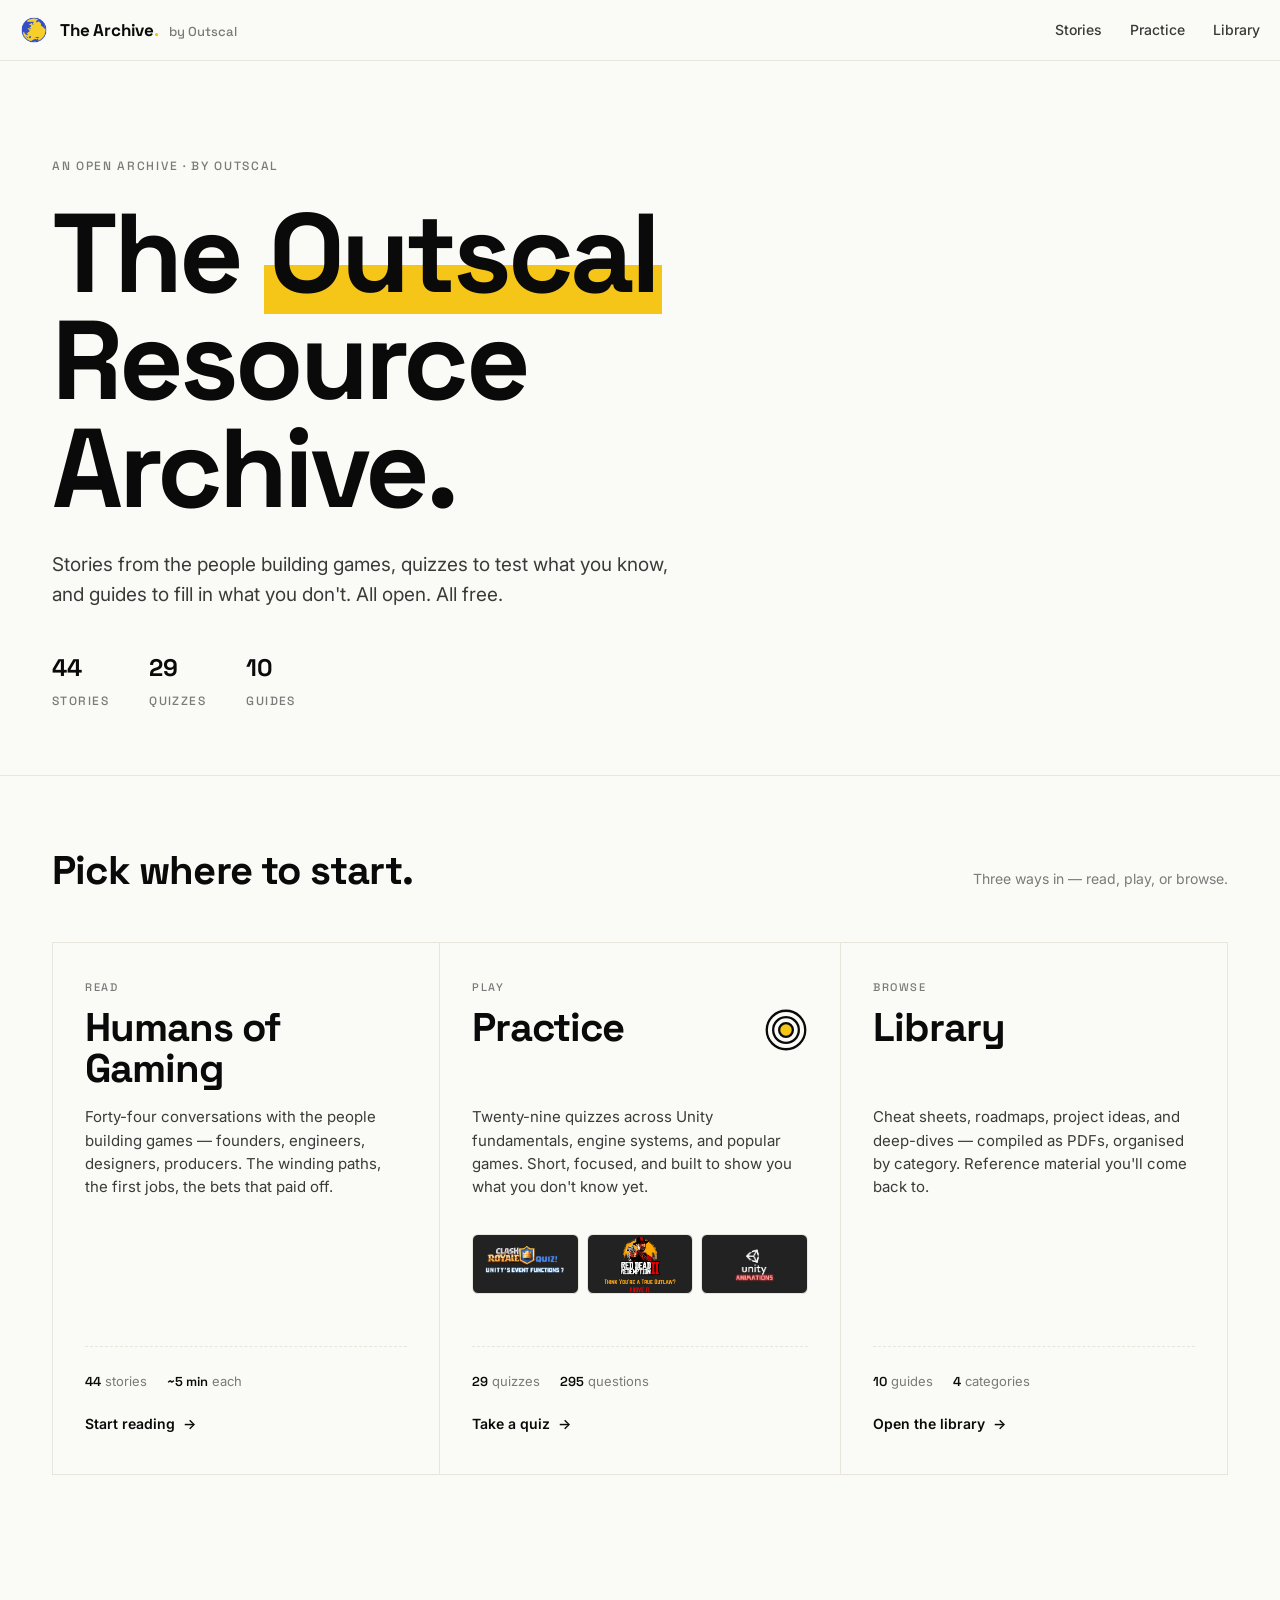
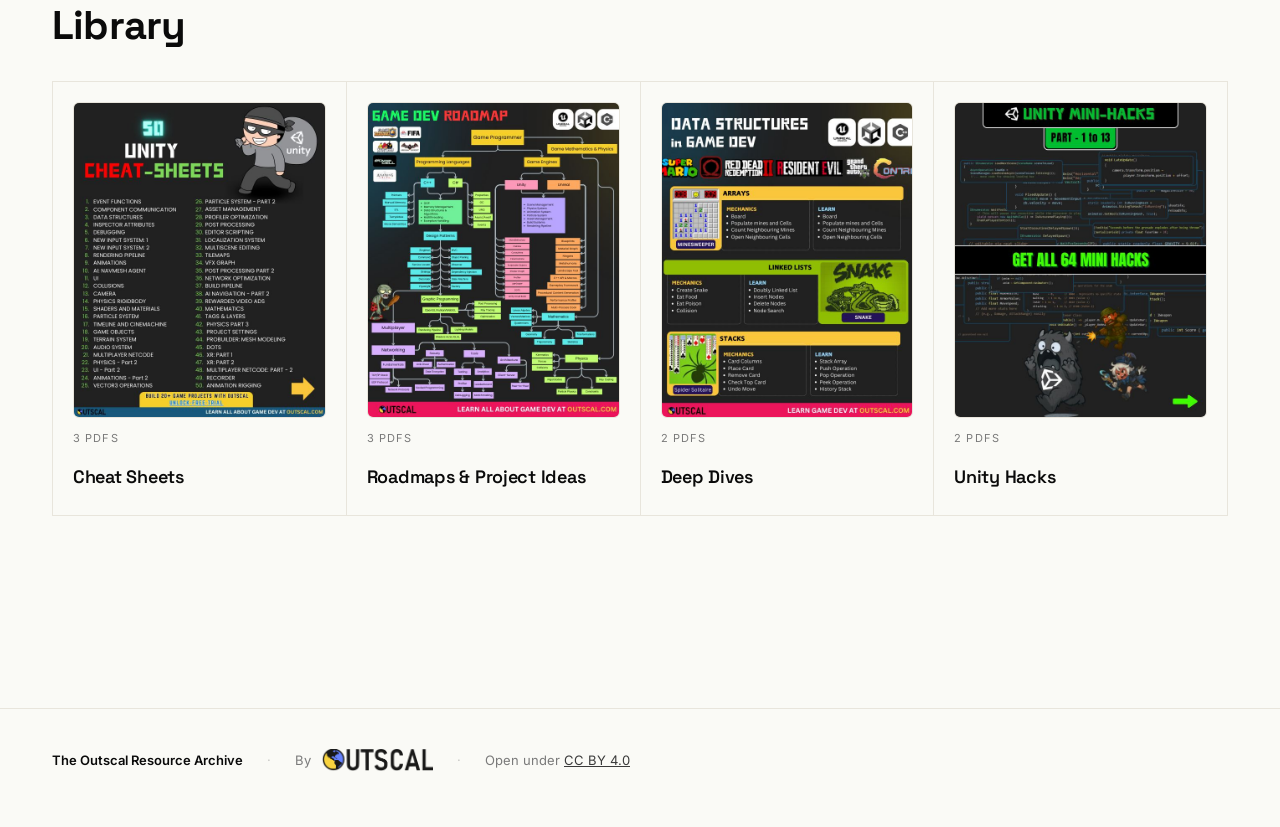
<file: index.html>
<!doctype html>
<html lang="en">
<head>
<meta charset="utf-8" />
<meta name="viewport" content="width=device-width,initial-scale=1" />
<title>The Outscal Resource Archive</title>
<meta name="description" content="An open archive of game development resources — stories, quizzes, and guides from the people building games." />
<link rel="icon" type="image/gif" href="outscal.gif" />

<link rel="preconnect" href="https://fonts.googleapis.com" />
<link rel="preconnect" href="https://fonts.gstatic.com" crossorigin />
<link href="https://fonts.googleapis.com/css2?family=Space+Grotesk:wght@500;600;700&family=Inter:wght@400;500;600&display=swap" rel="stylesheet" />
<link rel="stylesheet" href="assets/style.css" />

<style>
  /* ---------------- HERO ---------------- */
  .hero {
    padding: 96px 0 64px;
    border-bottom: 1px solid var(--rule);
  }
  .hero .eyebrow { margin-bottom: 24px; }
  .hero h1 {
    font-family: var(--serif);
    font-size: clamp(48px, 9vw, 112px);
    line-height: 0.96;
    letter-spacing: -0.035em;
    margin: 0 0 28px;
    font-weight: 700;
    max-width: 12ch;
  }
  .hero h1 .accent {
    background: linear-gradient(180deg, transparent 58%, var(--yellow) 58% 92%, transparent 92%);
    padding: 0 .04em;
  }
  .hero p {
    font-size: 19px;
    color: var(--ink-soft);
    max-width: 640px;
    margin: 0 0 40px;
  }
  .hero .meta {
    display: flex; gap: 40px; flex-wrap: wrap;
    color: var(--muted); font-size: 12px;
    text-transform: uppercase; letter-spacing: .12em;
    font-family: var(--serif); font-weight: 500;
  }
  .hero .meta div { display: flex; flex-direction: column; gap: 6px; }
  .hero .meta strong { color: var(--ink); font-size: 24px; font-weight: 700; letter-spacing: -0.01em; text-transform: none; font-family: var(--serif); }

  /* ---------------- SECTIONS ---------------- */
  .sections {
    padding: 64px 0 80px;
  }
  .sections-intro {
    display: flex; justify-content: space-between; align-items: baseline;
    margin-bottom: 40px; gap: 16px; flex-wrap: wrap;
  }
  .sections-intro h2 {
    font-family: var(--serif);
    font-size: clamp(28px, 3.5vw, 40px);
    letter-spacing: -0.02em;
    margin: 0;
    font-weight: 700;
  }
  .sections-intro p { color: var(--muted); font-size: 14px; margin: 0; }

  .section-grid {
    display: grid;
    grid-template-columns: repeat(3, 1fr);
    gap: 0;
    border-top: 1px solid var(--rule);
    border-left: 1px solid var(--rule);
  }
  @media (max-width: 900px) { .section-grid { grid-template-columns: 1fr; } }

  .section-card {
    display: flex; flex-direction: column;
    padding: 36px 32px 40px;
    border-right: 1px solid var(--rule);
    border-bottom: 1px solid var(--rule);
    background: var(--paper);
    text-decoration: none;
    color: inherit;
    transition: background .2s ease;
    min-height: 360px;
    position: relative;
  }
  .section-card:hover { background: var(--paper-tint); }
  .section-card .tag {
    font-family: var(--serif);
    font-size: 11px; letter-spacing: .14em;
    color: var(--muted); text-transform: uppercase;
    font-weight: 500;
  }
  .section-card h3 {
    font-family: var(--serif);
    font-size: 40px;
    line-height: 1.02;
    letter-spacing: -0.025em;
    margin: 12px 0 16px;
    font-weight: 700;
    /* Reserve space for two lines so descriptions align across cards. */
    min-height: 2.04em;
  }
  .section-card p {
    color: var(--ink-soft);
    font-size: 15px;
    line-height: 1.55;
    margin: 0 0 auto;
  }
  .section-card .stats {
    display: flex; gap: 20px; flex-wrap: wrap;
    margin: 32px 0 20px;
    padding-top: 24px;
    border-top: 1px dashed var(--rule);
    font-size: 13px; color: var(--muted);
  }
  .section-card .stats strong { color: var(--ink); font-weight: 600; font-family: var(--serif); }
  .section-card .cta {
    display: inline-flex; align-items: center; gap: 8px;
    font-size: 14px; font-weight: 600; color: var(--ink);
  }
  .section-card .cta .arrow { transition: transform .2s ease; display: inline-block; }
  .section-card:hover .cta .arrow { transform: translateX(4px); }
  .section-card:hover h3 {
    text-decoration: underline;
    text-decoration-color: var(--yellow);
    text-decoration-thickness: 4px;
    text-underline-offset: 6px;
  }

  /* ---------------- SUB-LIBRARY PREVIEW (optional accent) ---------------- */
  .library-preview {
    padding: 40px 0 96px;
    /* Offset the scroll target so the sticky masthead doesn't cover the heading. */
    scroll-margin-top: 80px;
  }
  .library-preview .sections-intro { margin-bottom: 24px; }
  .library-folders {
    display: grid; grid-template-columns: repeat(4, 1fr);
    gap: 0;
    border-top: 1px solid var(--rule);
    border-left: 1px solid var(--rule);
  }
  @media (max-width: 900px) { .library-folders { grid-template-columns: repeat(2, 1fr); } }
  @media (max-width: 520px) { .library-folders { grid-template-columns: 1fr; } }
  .folder {
    padding: 20px 20px 24px;
    border-right: 1px solid var(--rule);
    border-bottom: 1px solid var(--rule);
    text-decoration: none; color: inherit;
    transition: background .15s ease;
    background: var(--paper);
    display: flex; flex-direction: column; gap: 12px;
  }
  .folder:hover { background: var(--paper-tint); }
  .folder-preview {
    aspect-ratio: 4 / 5;
    overflow: hidden;
    border-radius: 6px;
    border: 1px solid var(--rule);
    background: var(--paper-tint);
  }
  .folder-preview img {
    width: 100%; height: 100%;
    object-fit: cover; object-position: top;
    display: block;
    transition: transform .3s ease;
  }
  .folder:hover .folder-preview img { transform: scale(1.03); }
  .folder .label {
    font-family: var(--serif);
    font-size: 18px; font-weight: 600;
    letter-spacing: -0.015em;
    margin-top: 4px;
  }
  .folder .count {
    font-size: 11px; color: var(--muted);
    text-transform: uppercase; letter-spacing: .1em;
  }

  /* ---------------- PRACTICE CARD STACK ---------------- */
  /* Same flex behaviour as other cards: <p> fills space, pushing the quiz-stack
     (and stats + CTA) to the bottom. The explicit margin-top adds breathing room. */
  .quiz-stack {
    display: flex; gap: 8px;
    margin-top: 36px;
    margin-bottom: 20px;
    height: 60px;
    overflow: visible;
  }
  /* Coloured target icon — anchored to the top of the heading so it sits beside
     the word "Practice", not mid-way down the reserved 2-line heading block. */
  .practice-card .heading-row {
    display: flex;
    align-items: flex-start;
    justify-content: space-between;
    gap: 16px;
    margin: 12px 0 16px;
  }
  .practice-card .heading-row h3 { margin: 0; }
  .card-icon-target {
    width: 44px; height: 44px;
    flex-shrink: 0;
    transition: transform .25s ease;
  }
  .section-card.practice-card:hover .card-icon-target {
    transform: rotate(12deg) scale(1.08);
  }
  .quiz-stack .tile {
    flex: 1; min-width: 0;
    aspect-ratio: 16 / 9;
    border-radius: 6px;
    border: 1px solid var(--rule);
    background: var(--paper-tint) center/cover no-repeat;
    transition: transform .2s ease;
  }
  .section-card.practice-card:hover .quiz-stack .tile:nth-child(1) { transform: translateY(-2px) rotate(-1deg); }
  .section-card.practice-card:hover .quiz-stack .tile:nth-child(2) { transform: translateY(-3px); }
  .section-card.practice-card:hover .quiz-stack .tile:nth-child(3) { transform: translateY(-2px) rotate(1deg); }
</style>
</head>
<body>

<header class="masthead">
  <div class="wrap masthead-inner">
    <a class="brand" href="index.html" aria-label="The Outscal Resource Archive — home">
      <img class="mark" src="outscal.gif" alt="" aria-hidden="true" />
      <span class="title">
        <span>The Archive<span class="dot">.</span></span>
        <span class="by">by Outscal</span>
      </span>
    </a>
    <nav class="nav">
      <a href="humans-of-gaming/index.html" >Stories</a>
      <a href="practice/index.html">Practice</a>
      <a href="#library">Library</a>
    </nav>
  </div>
</header>

<section class="hero">
  <div class="wrap">
    <div class="eyebrow">An open archive · by Outscal</div>
    <h1>The <span class="accent">Outscal</span> Resource Archive.</h1>
    <p>Stories from the people building games, quizzes to test what you know, and guides to fill in what you don't. All open. All free.</p>
    <div class="meta">
      <div><strong data-count="stories">44</strong> stories</div>
      <div><strong data-count="quizzes">29</strong> quizzes</div>
      <div><strong data-count="guides">10</strong> guides</div>
    </div>
  </div>
</section>

<section class="sections">
  <div class="wrap">
    <div class="sections-intro">
      <h2>Pick where to start.</h2>
      <p>Three ways in — read, play, or browse.</p>
    </div>
    <div class="section-grid">

      <a class="section-card" href="humans-of-gaming/index.html">
        <span class="tag">Read</span>
        <h3>Humans of Gaming</h3>
        <p>Forty-four conversations with the people building games — founders, engineers, designers, producers. The winding paths, the first jobs, the bets that paid off.</p>
        <div class="stats"><span><strong data-count="stories">44</strong> stories</span><span><strong>~5 min</strong> each</span></div>
        <span class="cta">Start reading <span class="arrow">→</span></span>
      </a>

      <a class="section-card practice-card" href="practice/index.html">
        <span class="tag">Play</span>
        <div class="heading-row">
          <h3>Practice</h3>
          <svg class="card-icon-target" viewBox="0 0 48 48" fill="none" aria-hidden="true">
            <circle cx="24" cy="24" r="21" stroke="#0A0A0A" stroke-width="2.5"/>
            <circle cx="24" cy="24" r="14" stroke="#0A0A0A" stroke-width="2.5"/>
            <circle cx="24" cy="24" r="7.5" fill="#F5C518" stroke="#0A0A0A" stroke-width="2.5"/>
          </svg>
        </div>
        <p>Twenty-nine quizzes across Unity fundamentals, engine systems, and popular games. Short, focused, and built to show you what you don't know yet.</p>
        <div class="quiz-stack" aria-hidden="true">
          <div class="tile" style="background-image:url('assets/practice/unity-event-function-clash-royale.png')"></div>
          <div class="tile" style="background-image:url('assets/practice/gamer-trivia-rdr2.png')"></div>
          <div class="tile" style="background-image:url('assets/practice/unity-animations.webp')"></div>
        </div>
        <div class="stats"><span><strong data-count="quizzes">29</strong> quizzes</span><span><strong data-count="questions">295</strong> questions</span></div>
        <span class="cta">Take a quiz <span class="arrow">→</span></span>
      </a>

      <a class="section-card" href="#library">
        <span class="tag">Browse</span>
        <h3>Library</h3>
        <p>Cheat sheets, roadmaps, project ideas, and deep-dives — compiled as PDFs, organised by category. Reference material you'll come back to.</p>
        <div class="stats"><span><strong data-count="guides">10</strong> guides</span><span><strong data-count="categories">4</strong> categories</span></div>
        <span class="cta">Open the library <span class="arrow">→</span></span>
      </a>

    </div>
  </div>
</section>

<section class="library-preview" id="library">
  <div class="wrap">
    <div class="sections-intro">
      <h2>Library</h2>
    </div>
    <div class="library-folders">
      <a class="folder" href="cheat-sheets/index.html">
        <div class="folder-preview"><img src="assets/previews/cheat-sheets.jpg" alt="" loading="lazy" /></div>
        <span class="count"><span data-count="folder.cheat-sheets">3</span> PDFs</span>
        <span class="label">Cheat Sheets</span>
      </a>
      <a class="folder" href="roadmaps-and-project-ideas/index.html">
        <div class="folder-preview"><img src="assets/previews/roadmaps-and-project-ideas.jpg" alt="" loading="lazy" /></div>
        <span class="count"><span data-count="folder.roadmaps-and-project-ideas">3</span> PDFs</span>
        <span class="label">Roadmaps &amp; Project Ideas</span>
      </a>
      <a class="folder" href="deep-dives/index.html">
        <div class="folder-preview"><img src="assets/previews/deep-dives.jpg" alt="" loading="lazy" /></div>
        <span class="count"><span data-count="folder.deep-dives">2</span> PDFs</span>
        <span class="label">Deep Dives</span>
      </a>
      <a class="folder" href="unity-hacks/index.html">
        <div class="folder-preview"><img src="assets/previews/unity-hacks.jpg" alt="" loading="lazy" /></div>
        <span class="count"><span data-count="folder.unity-hacks">2</span> PDFs</span>
        <span class="label">Unity Hacks</span>
      </a>
    </div>
  </div>
</section>

<footer class="site-footer">
  <div class="wrap">
    <strong>The Outscal Resource Archive</strong>
    <span class="sep">·</span>
    <span class="lockup">By <span class="wordmark" role="img" aria-label="Outscal"></span></span>
    <span class="sep">·</span>
    <span>Open under <a href="https://creativecommons.org/licenses/by/4.0/" style="color:var(--ink-soft)">CC BY 4.0</a></span>
  </div>
</footer>

<script src="assets/counts.js"></script>

</body>
</html>
</file>
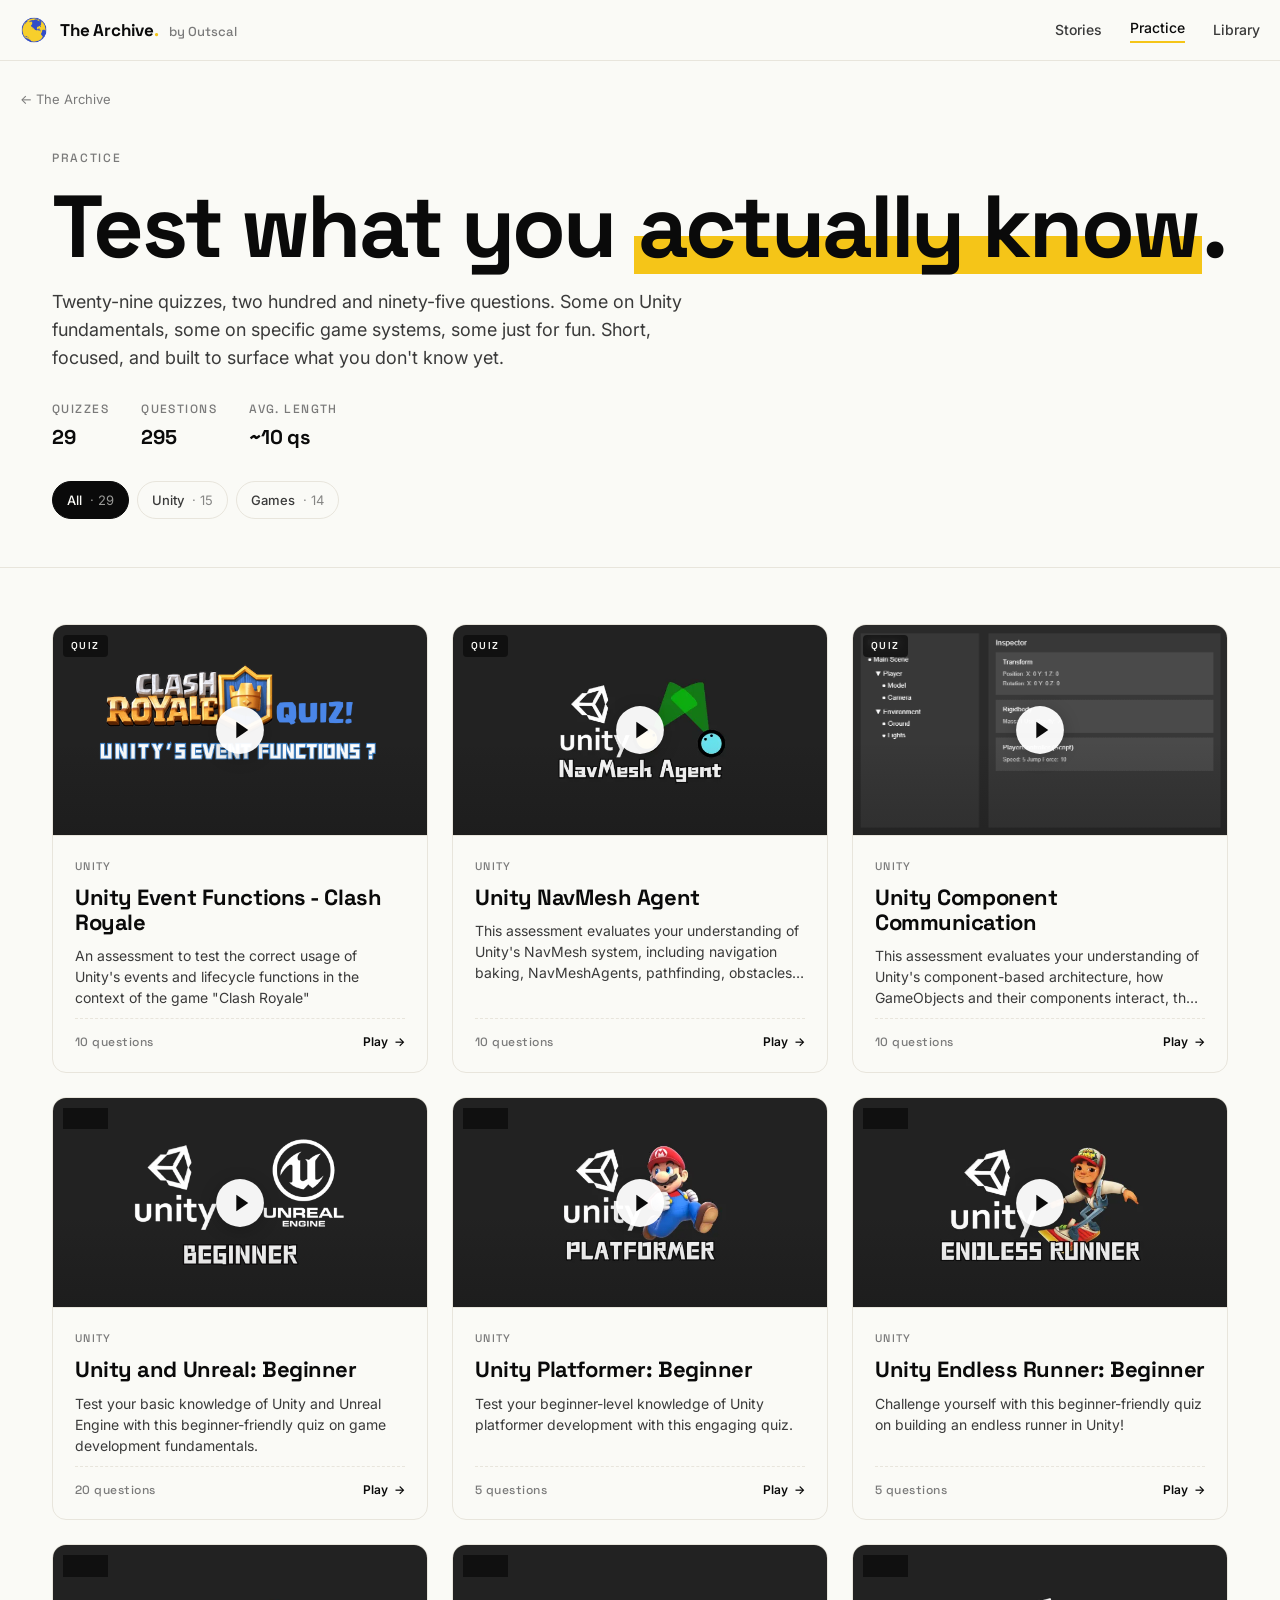
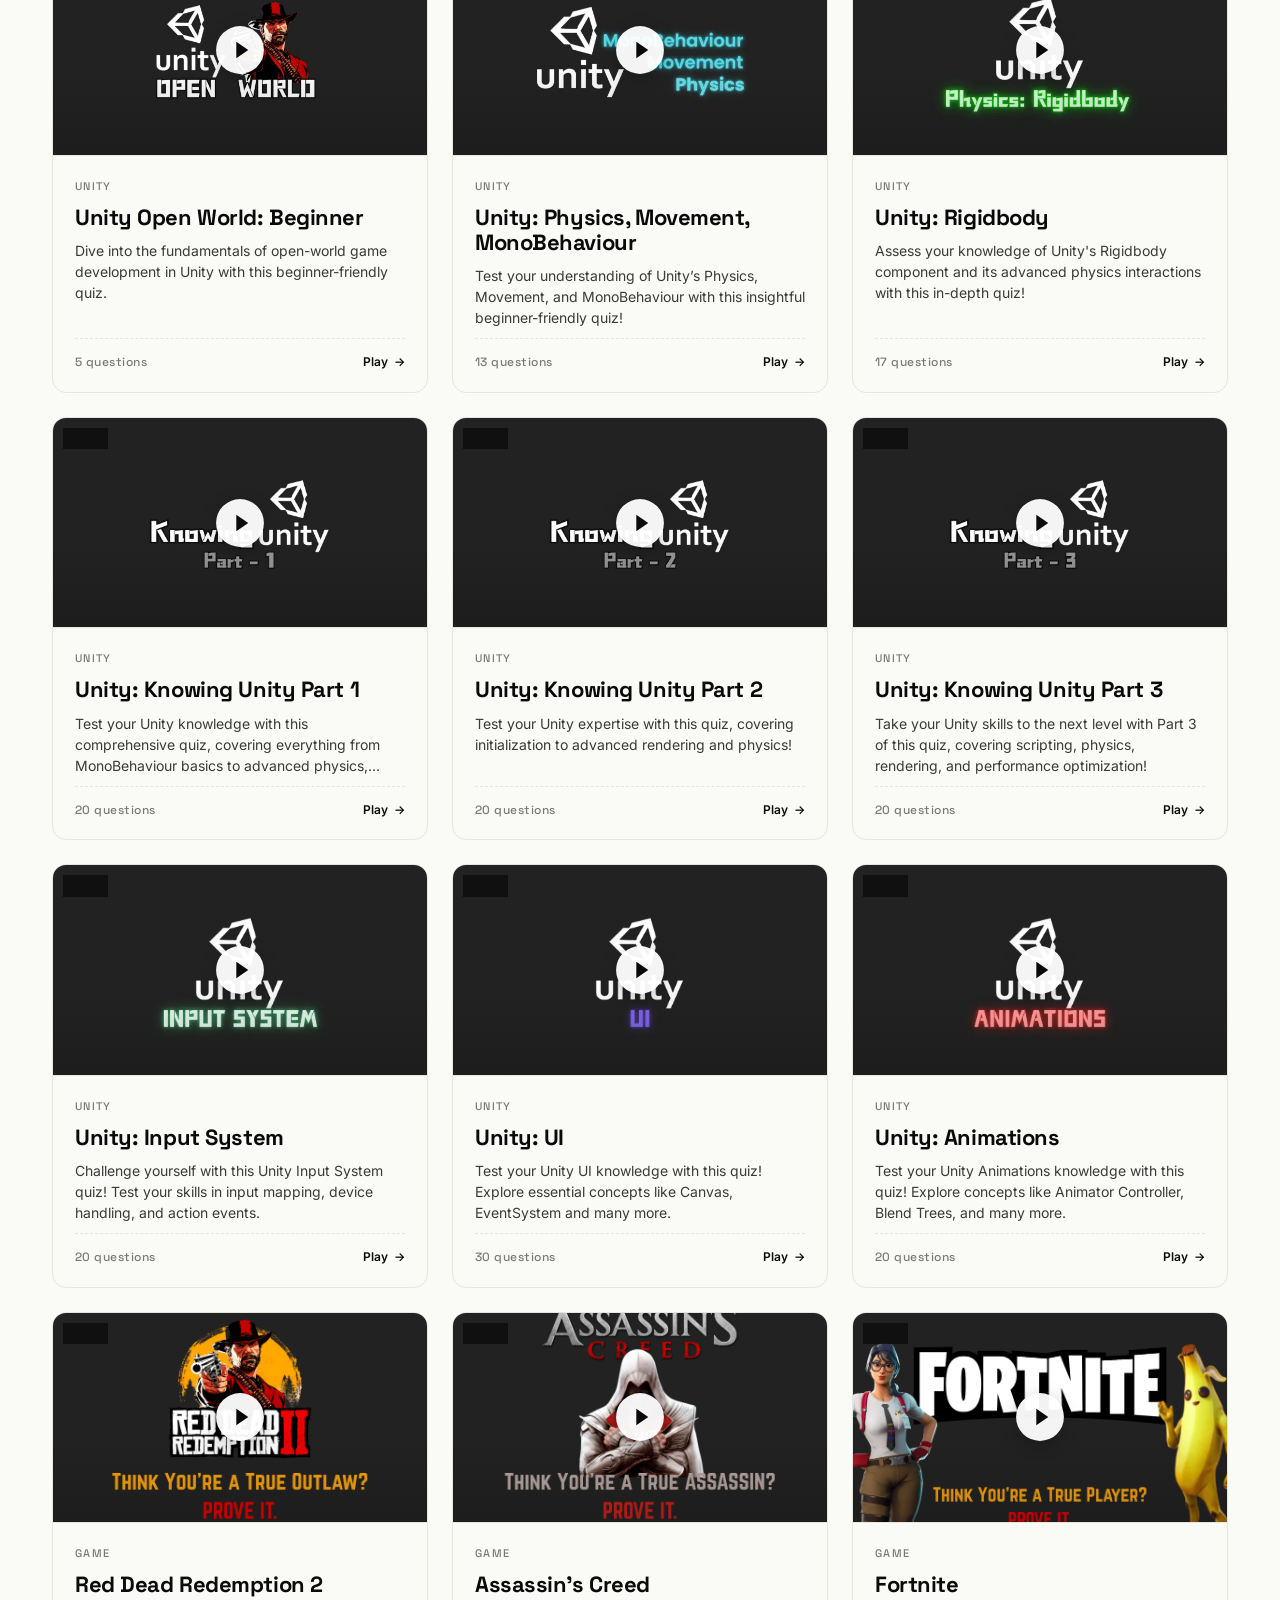
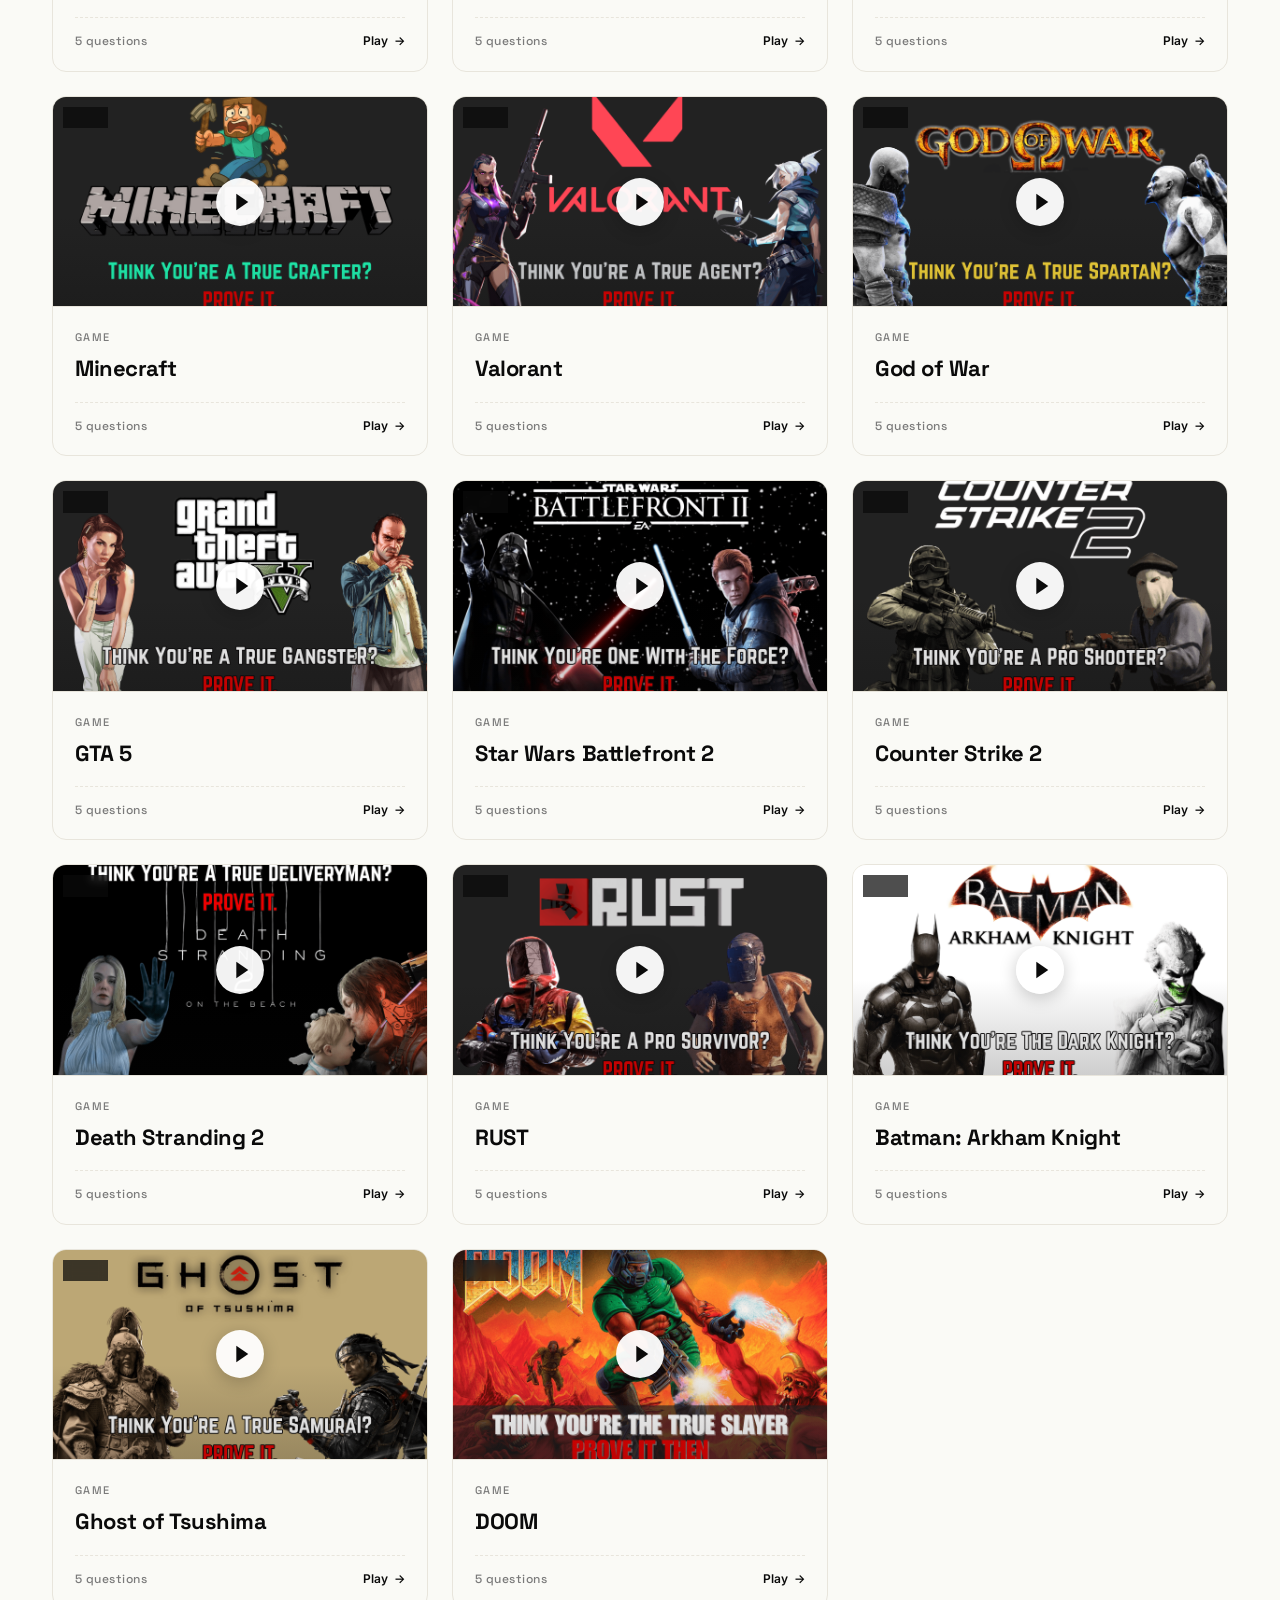
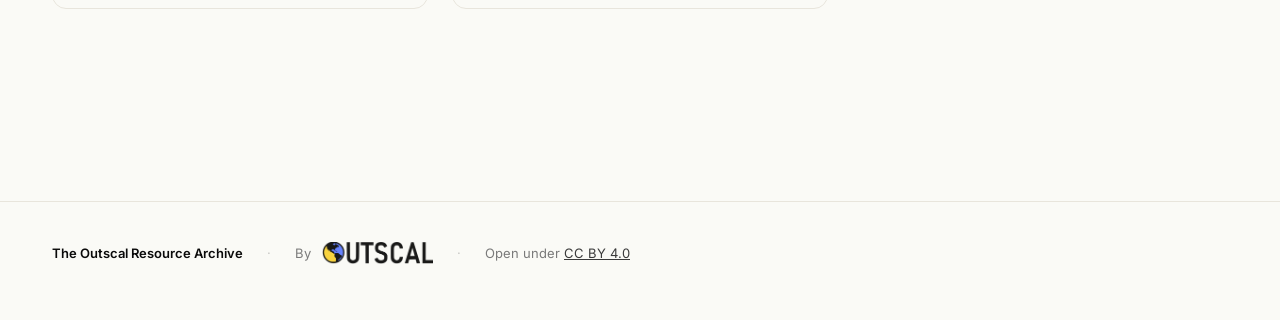
<file: practice/index.html>
<!doctype html>
<html lang="en">
<head>
<meta charset="utf-8" />
<meta name="viewport" content="width=device-width,initial-scale=1" />
<title>Practice — The Outscal Resource Archive</title>
<meta name="description" content="Twenty-nine quizzes across Unity fundamentals, engine systems, and popular games." />
<link rel="icon" type="image/gif" href="../outscal.gif" />

<link rel="preconnect" href="https://fonts.googleapis.com" />
<link rel="preconnect" href="https://fonts.gstatic.com" crossorigin />
<link href="https://fonts.googleapis.com/css2?family=Space+Grotesk:wght@500;600;700&family=Inter:wght@400;500;600&display=swap" rel="stylesheet" />
<link rel="stylesheet" href="../assets/style.css" />
<style>
  .crumb { padding: 28px 0 0; font-size: 13px; color: var(--muted); }
  .crumb a { color: var(--muted); text-decoration: none; transition: color .15s ease; }
  .crumb a:hover { color: var(--ink); }

  .hero {
    padding: 40px 0 48px;
    border-bottom: 1px solid var(--rule);
  }
  .hero .eyebrow { margin-bottom: 16px; }
  .hero h1 {
    font-family: var(--serif);
    font-size: clamp(44px, 7vw, 88px);
    line-height: 0.98; letter-spacing: -0.03em;
    margin: 0 0 18px; font-weight: 700;
  }
  .hero h1 .accent {
    background: linear-gradient(180deg, transparent 58%, var(--yellow) 58% 92%, transparent 92%);
    padding: 0 .04em;
  }
  .hero p { font-size: 18px; color: var(--ink-soft); max-width: 640px; margin: 0 0 28px; }
  .hero .meta {
    display: flex; gap: 32px; flex-wrap: wrap;
    font-size: 12px; color: var(--muted);
    text-transform: uppercase; letter-spacing: .12em;
    font-family: var(--serif); font-weight: 500;
  }
  .hero .meta strong { color: var(--ink); font-family: var(--serif); font-size: 20px; display: block; margin-top: 4px; text-transform: none; letter-spacing: -0.01em; }

  /* ---------- FILTERS ---------- */
  .filters {
    display: flex; gap: 8px; flex-wrap: wrap;
    padding: 28px 0 0;
  }
  .filter-btn {
    font-size: 13px; font-weight: 500;
    padding: 8px 14px;
    border: 1px solid var(--rule); border-radius: 999px;
    background: var(--paper); color: var(--ink-soft);
    cursor: pointer;
    transition: all .15s ease;
  }
  .filter-btn:hover { border-color: var(--ink); color: var(--ink); }
  .filter-btn.active {
    background: var(--ink); color: var(--paper);
    border-color: var(--ink);
  }
  .filter-btn .count { opacity: .6; font-weight: 400; margin-left: 4px; }

  /* ---------- GRID ---------- */
  .grid-section { padding: 32px 0 96px; }
  .grid {
    display: grid; grid-template-columns: repeat(3, minmax(0, 1fr));
    gap: 24px;
    padding-top: 24px;
  }
  @media (max-width: 1000px) { .grid { grid-template-columns: repeat(2, minmax(0, 1fr)); } }
  @media (max-width: 640px)  { .grid { grid-template-columns: 1fr; } }

  .quiz-card {
    display: flex; flex-direction: column;
    background: var(--paper);
    border: 1px solid var(--rule);
    border-radius: 14px;
    overflow: hidden;
    text-decoration: none; color: inherit;
    transition: transform .2s ease, border-color .2s ease, box-shadow .2s ease;
  }
  .quiz-card:hover {
    transform: translateY(-2px);
    border-color: var(--ink);
    box-shadow: var(--shadow);
  }
  .quiz-card .thumb {
    aspect-ratio: 16 / 9;
    background: var(--paper-tint) center/cover no-repeat;
    border-bottom: 1px solid var(--rule);
    position: relative;
    overflow: hidden;
  }
  .quiz-card .thumb::after {
    content: ""; position: absolute; inset: 0;
    background: linear-gradient(180deg, transparent 0, transparent 55%, rgba(10,10,10,.20) 100%);
  }
  .quiz-card .play {
    position: absolute;
    top: 50%; left: 50%;
    transform: translate(-50%, -50%) scale(.92);
    width: 52px; height: 52px;
    border-radius: 50%;
    background: rgba(255, 255, 255, .95);
    box-shadow: 0 4px 18px rgba(0, 0, 0, .22);
    display: flex; align-items: center; justify-content: center;
    transition: transform .25s ease, box-shadow .25s ease, background .15s ease;
    z-index: 2;
  }
  .quiz-card .play::before {
    content: "";
    width: 0; height: 0;
    border-left: 13px solid var(--ink);
    border-top: 9px solid transparent;
    border-bottom: 9px solid transparent;
    margin-left: 4px;
  }
  .quiz-card:hover .play {
    transform: translate(-50%, -50%) scale(1);
    box-shadow: 0 6px 22px rgba(0, 0, 0, .28);
    background: var(--yellow);
  }
  .quiz-card .qbadge {
    position: absolute;
    top: 10px; left: 10px;
    font-family: var(--serif);
    font-size: 10px; font-weight: 600;
    letter-spacing: .14em; text-transform: uppercase;
    color: var(--paper);
    background: rgba(10, 10, 10, .72);
    padding: 3px 8px;
    border-radius: 4px;
    z-index: 2;
    backdrop-filter: blur(4px);
  }
  .quiz-card .body {
    padding: 22px 22px 20px;
    display: flex; flex-direction: column; gap: 10px;
    flex: 1;
  }
  .quiz-card .tag {
    font-family: var(--serif);
    font-size: 11px; letter-spacing: .12em;
    text-transform: uppercase; color: var(--muted); font-weight: 500;
  }
  .quiz-card h3 {
    font-family: var(--serif);
    font-size: 22px; font-weight: 700;
    line-height: 1.15; letter-spacing: -0.02em;
    margin: 0;
  }
  .quiz-card p {
    font-size: 14px; color: var(--ink-soft);
    line-height: 1.5; margin: 0;
    display: -webkit-box; -webkit-line-clamp: 3; -webkit-box-orient: vertical;
    overflow: hidden;
  }
  .quiz-card .foot {
    margin-top: auto;
    padding-top: 14px;
    border-top: 1px dashed var(--rule);
    display: flex; justify-content: space-between; align-items: center;
    font-size: 12px; color: var(--muted);
    font-family: var(--serif); font-weight: 500;
    letter-spacing: .04em;
  }
  .quiz-card .foot .cta {
    color: var(--ink); font-weight: 600; font-family: var(--sans); letter-spacing: 0;
    display: inline-flex; align-items: center; gap: 6px;
  }
  .quiz-card .foot .arrow { transition: transform .18s ease; display: inline-block; }
  .quiz-card:hover .foot .arrow { transform: translateX(3px); }

  .diff-pills { display: inline-flex; gap: 4px; }
  .diff-pills .pill {
    display: inline-block;
    width: 8px; height: 8px; border-radius: 50%;
    background: var(--rule);
  }
  .diff-pills .pill.easy   { background: #2D8A4C; }
  .diff-pills .pill.medium { background: var(--yellow); }
  .diff-pills .pill.hard   { background: #D94343; }
</style>
</head>
<body>

<header class="masthead">
  <div class="wrap masthead-inner">
    <a class="brand" href="../index.html" aria-label="The Outscal Resource Archive — home">
      <img class="mark" src="../outscal.gif" alt="" aria-hidden="true" />
      <span class="title">
        <span>The Archive<span class="dot">.</span></span>
        <span class="by">by Outscal</span>
      </span>
    </a>
    <nav class="nav">
      <a href="../humans-of-gaming/index.html">Stories</a>
      <a href="../practice/index.html" class="current">Practice</a>
      <a href="../index.html#library">Library</a>
    </nav>
  </div>
</header>

<div class="wrap crumb">
  <a href="../index.html">← The Archive</a>
</div>

<section class="hero">
  <div class="wrap">
    <div class="eyebrow">Practice</div>
    <h1>Test what you <span class="accent">actually know</span>.</h1>
    <p>Twenty-nine quizzes, two hundred and ninety-five questions. Some on Unity fundamentals, some on specific game systems, some just for fun. Short, focused, and built to surface what you don't know yet.</p>
    <div class="meta">
      <div>Quizzes<strong data-count="quizzes">29</strong></div>
      <div>Questions<strong data-count="questions">295</strong></div>
      <div>Avg. length<strong>~<span data-count="avg">10</span> qs</strong></div>
    </div>
    <div class="filters" id="filters">
      <button class="filter-btn active" data-group="all">All<span class="count" id="count-all"></span></button>
      <button class="filter-btn" data-group="unity">Unity<span class="count" id="count-unity"></span></button>
      <button class="filter-btn" data-group="games">Games<span class="count" id="count-games"></span></button>
    </div>
  </div>
</section>

<section class="grid-section">
  <div class="wrap">
    <div id="grid" class="grid"></div>
  </div>
</section>

<footer class="site-footer">
  <div class="wrap">
    <strong>The Outscal Resource Archive</strong>
    <span class="sep">·</span>
    <span class="lockup">By <span class="wordmark" role="img" aria-label="Outscal"></span></span>
    <span class="sep">·</span>
    <span>Open under <a href="https://creativecommons.org/licenses/by/4.0/" style="color:var(--ink-soft)">CC BY 4.0</a></span>
  </div>
</footer>

<script src="../assets/counts.js"></script>

<script id="data" type="application/json">
[{"name":"Unity Event Functions - Clash Royale","slug":"unity-event-function-clash-royale","description":"An assessment to test the correct usage of Unity's events and lifecycle functions in the context of the game \"Clash Royale\"","image":"../assets/practice/unity-event-function-clash-royale.png","buttonText":null,"questions":[{"question":"Which event function initializes a troop’s stats as soon as its script is loaded, before the scene actually starts?","type":"SINGLE-SELECT","maxChoices":1,"difficultyLevel":null,"options":[{"text":"Start()","score":0},{"text":"Awake()","score":10},{"text":"OnEnable()","score":0},{"text":"OnValidate()","score":0}],"createdAt":"2025-01-30T16:43:35.555Z","updatedAt":"2025-01-30T16:46:25.121Z","publishedAt":"2025-01-30T16:43:37.707Z"},{"question":"After placing a troop on the battlefield, you want a one-time setup that references other objects (like the tower or the deck). Which one-time event function is typically used after the object is initialized?","type":"SINGLE-SELECT","maxChoices":1,"difficultyLevel":null,"options":[{"text":"Start()","score":10},{"text":"OnEnable()","score":0},{"text":"Awake()","score":0},{"text":"OnCollisionEnter()","score":0}],"createdAt":"2025-01-30T16:46:07.438Z","updatedAt":"2025-01-30T16:46:10.098Z","publishedAt":"2025-01-30T16:46:10.092Z"},{"question":"You have a TroopMovement script that adjusts position every frame to move the troop toward an enemy tower without direct physics usage. Which function is best for continuous per-frame movement code?","type":"SINGLE-SELECT","maxChoices":1,"difficultyLevel":null,"options":[{"text":"Update()","score":10},{"text":"FixedUpdate()","score":0},{"text":"OnGUI()","score":0},{"text":"LateUpdate()","score":0}],"createdAt":"2025-01-30T16:47:50.548Z","updatedAt":"2025-01-30T16:47:51.642Z","publishedAt":"2025-01-30T16:47:51.636Z"},{"question":"You push a troop back when it’s hit by an area attack. Which event function handles physics updates like AddForce on a fixed timestep?","type":"SINGLE-SELECT","maxChoices":1,"difficultyLevel":null,"options":[{"text":"OnCollisionEnter()","score":0},{"text":"FixedUpdate()","score":10},{"text":"LateUpdate()","score":0},{"text":"OnTriggerStay()","score":0}],"createdAt":"2025-01-30T16:49:18.838Z","updatedAt":"2025-01-30T16:49:22.744Z","publishedAt":"2025-01-30T16:49:22.728Z"},{"question":"If your troop enters the radius of an enemy’s area-of-effect spell, which function can detect the start of an overlap with a Collider set as trigger?","type":"SINGLE-SELECT","maxChoices":1,"difficultyLevel":null,"options":[{"text":"OnCollisionEnter()","score":0},{"text":"OnTriggerEnter()","score":10},{"text":"Awake()","score":0},{"text":"OnTriggerStay()","score":0}],"createdAt":"2025-01-30T16:50:33.764Z","updatedAt":"2025-01-30T16:50:48.285Z","publishedAt":"2025-01-30T16:50:35.836Z"},{"question":"A tower’s 3D trigger must apply an effect every frame a troop remains inside its area. Which function is best for that continuous overlap logic?\n\n","type":"SINGLE-SELECT","maxChoices":1,"difficultyLevel":null,"options":[{"text":"OnEnable()","score":0},{"text":"LateUpdate()","score":0},{"text":"Update()","score":0},{"text":"OnTriggerStay()","score":10}],"createdAt":"2025-01-30T16:52:53.827Z","updatedAt":"2025-01-30T16:52:56.013Z","publishedAt":"2025-01-30T16:52:56.000Z"},{"question":"During battle when a card is used, it’s removed from the active deck and disabled. Which function is called when the card is removed?","type":"SINGLE-SELECT","maxChoices":1,"difficultyLevel":null,"options":[{"text":"OnDisable()","score":10},{"text":"OnDestroy()","score":0},{"text":"Reset()","score":0},{"text":"OnTriggerExit()","score":0}],"createdAt":"2025-01-30T16:54:38.504Z","updatedAt":"2025-01-30T16:54:40.134Z","publishedAt":"2025-01-30T16:54:40.122Z"},{"question":"A melee troop’s sword physically collides once with an enemy to deliver a slash effect. Which event function identifies that first solid-collider impact?","type":"SINGLE-SELECT","maxChoices":1,"difficultyLevel":null,"options":[{"text":"OnTriggerEnter()","score":0},{"text":"OnCollisionStay()","score":0},{"text":"OnCollisionEnter()","score":10},{"text":" OnDisable()","score":0}],"createdAt":"2025-01-30T16:57:33.222Z","updatedAt":"2025-01-30T16:57:34.364Z","publishedAt":"2025-01-30T16:57:34.357Z"},{"question":"A troop with zero HP stays visible for a fade-out, then is removed from memory. Which event function is called right before the script is permanently removed?","type":"SINGLE-SELECT","maxChoices":1,"difficultyLevel":null,"options":[{"text":"OnDisable()","score":0},{"text":"OnDestroy()","score":10},{"text":"OnLevelWasLoaded()","score":0},{"text":"OnCollisionExit()","score":0}],"createdAt":"2025-01-30T16:58:53.076Z","updatedAt":"2025-01-30T16:58:56.466Z","publishedAt":"2025-01-30T16:58:56.461Z"},{"question":"When you adjust a troop card’s cost in the Inspector (outside Play Mode), a script must clamp it to a maximum. Which function is automatically invoked to enforce that limit?","type":"SINGLE-SELECT","maxChoices":1,"difficultyLevel":null,"options":[{"text":"OnEnable()","score":0},{"text":"Start()","score":0},{"text":"OnValidate()","score":10},{"text":"Awake()","score":0}],"createdAt":"2025-01-30T17:02:51.848Z","updatedAt":"2025-01-30T17:02:53.429Z","publishedAt":"2025-01-30T17:02:53.424Z"}],"createdAt":"2025-01-30T17:02:44.772Z","updatedAt":"2025-01-30T17:03:03.860Z","publishedAt":"2025-01-30T17:02:53.535Z"},{"name":"Unity NavMesh Agent","slug":"unity-navmesh-agent","description":"This assessment evaluates your understanding of Unity's NavMesh system, including navigation baking, NavMeshAgents, pathfinding, obstacles, and scripting interactions with NavMesh to create AI-driven movement.","image":"../assets/practice/unity-navmesh-agent.webp","buttonText":null,"questions":[{"question":"You’re creating a Halo Infinite inspired level where enemies can instantly teleport. \n\nWhich NavMeshAgent method will you use to immediately place an agent at the desired position without pathfinding?","type":"SINGLE-SELECT","maxChoices":1,"difficultyLevel":"MEDIUM","options":[{"text":"agent.Move(Vector3.forward * 5)","score":0},{"text":"agent.Warp(targetPosition)","score":10},{"text":"agent.SetDestination(targetPosition)","score":0},{"text":"agent.ResetPath()","score":0}],"createdAt":"2025-02-01T13:43:38.329Z","updatedAt":"2025-02-01T13:43:40.836Z","publishedAt":"2025-02-01T13:43:40.824Z"},{"question":"If you are building Fortnite in Unity, you need to ensure that when players build walls the NavMesh updates around the newly placed obstacles.\n\nWhich built-in Unity feature is most appropriate?","type":"SINGLE-SELECT","maxChoices":1,"difficultyLevel":"MEDIUM","options":[{"text":"navMeshObstacle.carving = true","score":10},{"text":"agent.obstacleAvoidanceType = ObstacleAvoidanceType.HighQualityObstacleAvoidance","score":0},{"text":"NavMesh.CalculatePath(..., navMeshPath)","score":0},{"text":"agent.autoBraking = false","score":0}],"createdAt":"2025-02-01T13:45:14.638Z","updatedAt":"2025-02-01T13:45:15.787Z","publishedAt":"2025-02-01T13:45:15.783Z"},{"question":"You are creating a Monster Hunter game in Unity with a giant creature in it. It needs a bigger collision boundary so it doesn’t clip into walls or other creatures. \n\nWhich NavMeshAgent property primarily controls how wide the agent’s collision boundary is?","type":"SINGLE-SELECT","maxChoices":1,"difficultyLevel":"MEDIUM","options":[{"text":"agent.autoTraverseOffMeshLink","score":0},{"text":"agent.acceleration","score":0},{"text":"agent.radius","score":10},{"text":"agent.height","score":0}],"createdAt":"2025-02-01T13:46:57.961Z","updatedAt":"2025-02-01T13:47:00.449Z","publishedAt":"2025-02-01T13:47:00.427Z"},{"question":"Normally, NavMeshAgent slows near its destination for smoother stops. In an Elden Ring boss fight that you are making, you want the boss to charge without slowing down near the target. . Which property would you disable so it doesn’t brake automatically?","type":"SINGLE-SELECT","maxChoices":1,"difficultyLevel":"MEDIUM","options":[{"text":"agent.pathPending = false","score":0},{"text":"agent.autoBraking = false","score":10},{"text":"agent.isStopped = false","score":0},{"text":"agent.areaMask = NavMesh.AllAreas","score":0}],"createdAt":"2025-02-01T13:48:27.041Z","updatedAt":"2025-02-01T14:05:50.974Z","publishedAt":"2025-02-01T14:05:50.969Z"},{"question":"In a **Resident Evil** styled horror game, you need precise obstacle avoidance so the AI maneuvers tightly around narrow corridors while chasing the player. \n\nWhich single setting should you configure for a more refined avoidance calculation?","type":"SINGLE-SELECT","maxChoices":1,"difficultyLevel":"MEDIUM","options":[{"text":"navMeshObstacle.carving = true","score":0},{"text":"agent.obstacleAvoidanceType = ObstacleAvoidanceType.HighQualityObstacleAvoidance","score":10},{"text":"use collision matrix in physics settings","score":0},{"text":"agent.Avoidance Priority = 50;","score":0}],"createdAt":"2025-02-01T13:49:37.944Z","updatedAt":"2025-02-01T13:49:41.041Z","publishedAt":"2025-02-01T13:49:41.033Z"},{"question":"Certain characters in a game like Overwatch (like a tall tank hero) might have trouble fitting under low ceilings.\n\nWhich NavMeshAgent property directly determines how tall the agent collision is?","type":"SINGLE-SELECT","maxChoices":1,"difficultyLevel":"MEDIUM","options":[{"text":"agent.height","score":10},{"text":"agent.angularSpeed","score":0},{"text":"agent.areaMask","score":0},{"text":"agent.obstacleAvoidanceType","score":0}],"createdAt":"2025-02-01T13:50:58.108Z","updatedAt":"2025-02-01T13:50:59.445Z","publishedAt":"2025-02-01T13:50:59.440Z"},{"question":"In a **Zelda**-style open world, you have a “shallow water” NavMesh area. Your AI cannot cross it unless you allow all area types. \n\nWhich single NavMeshAgent property should you set so it navigates across **every** recognized NavMesh area?","type":"SINGLE-SELECT","maxChoices":1,"difficultyLevel":"MEDIUM","options":[{"text":"agent.isStopped = false","score":0},{"text":"agent.autoBraking = false","score":0},{"text":"agent.areaMask = NavMesh.AllAreas","score":10},{"text":"agent.obstacleAvoidanceType = HighQualityObstacleAvoidance","score":0}],"createdAt":"2025-02-01T13:52:03.135Z","updatedAt":"2025-02-01T13:52:21.423Z","publishedAt":"2025-02-01T13:52:04.592Z"},{"question":"You’ve implemented a Portal mechanic to connect two distant platforms with an Off-Mesh Link. However, your agent still tries to walk around the gap instead of using the portal. Which single setting ensures the agent automatically uses the link?","type":"SINGLE-SELECT","maxChoices":1,"difficultyLevel":"MEDIUM","options":[{"text":"agent.autoTraverseOffMeshLink = true","score":10},{"text":"agent.acceleration = 8f","score":0},{"text":"agent.ResetPath()","score":0},{"text":"agent.angularSpeed = 120f","score":0}],"createdAt":"2025-02-01T13:53:25.819Z","updatedAt":"2025-02-01T13:53:41.331Z","publishedAt":"2025-02-01T13:53:28.124Z"},{"question":"You are making a Battlefield like game in Unity where multiple AI agents move together and often collide with each other in narrow hallways. Which single NavMeshAgent property can help to fix the agent’s avoidance behaviour?","type":"SINGLE-SELECT","maxChoices":1,"difficultyLevel":"MEDIUM","options":[{"text":"agent.areaMask = NavMesh.AllAreas","score":0},{"text":"agent.angularSpeed = 120f","score":0},{"text":"agent.avoidancePriority = 50","score":10},{"text":"agent.isOnOffMeshLink","score":0}],"createdAt":"2025-02-01T13:54:46.301Z","updatedAt":"2025-02-01T14:26:15.005Z","publishedAt":"2025-02-01T13:54:47.602Z"},{"question":"You want an AI in a Sonic inspired platformer to sprint past its final waypoint without slowing. Which single property, if set too large, would cause the agent to slow or stop before reaching that point?","type":"SINGLE-SELECT","maxChoices":1,"difficultyLevel":"MEDIUM","options":[{"text":"agent.acceleration","score":0},{"text":"agent.stoppingDistance","score":10},{"text":"agent.velocity","score":0},{"text":"agent.autoRepath","score":0}],"createdAt":"2025-02-01T13:55:43.417Z","updatedAt":"2025-02-01T13:56:06.137Z","publishedAt":"2025-02-01T13:55:44.668Z"}],"createdAt":"2025-02-01T14:05:16.327Z","updatedAt":"2025-02-07T21:35:53.754Z","publishedAt":"2025-02-01T14:05:53.839Z"},{"name":"Unity Component Communication","slug":"unity-component-communication","description":"This assessment evaluates your understanding of Unity's component-based architecture, how GameObjects and their components interact, the hierarchy system with nested GameObjects, and how to reference them in scripts.","image":"../assets/practice/unity-component-communication.png","buttonText":null,"questions":[{"question":"Imagine you’re creating a “Dark Souls” styled action RPG in Unity. \nYou have a Player game object with a `PlayerHealth` component.\nYou have a `GameManager` script that needs to reference the `PlayerHealth` component on your Player.\n\nBut you notice occasional `NullReferenceExceptions` when trying to access `PlayerHealth`.\n\nWhich of the following could be legitimate reasons you are getting `NullReferenceExceptions` in this scenario?","type":"SINGLE-SELECT","maxChoices":1,"difficultyLevel":"MEDIUM","options":[{"text":"You’re using GameObject.Find(\"Player\") in Awake() , but the player is instantiated later in the scene.","score":10},{"text":"The “Player” GameObject is disabled at the time you call GetComponent<PlayerHealth>().","score":0},{"text":"You neither assigned the playerHealth variable in the Inspector nor used FindObjectOfType<PlayerHealth>() in the script.","score":0}],"createdAt":"2025-02-02T07:16:06.521Z","updatedAt":"2025-02-03T06:09:46.252Z","publishedAt":"2025-02-02T07:16:07.802Z"},{"question":"You’re creating a “Call of Duty” or “CS:GO” - style shooter in Unity. \n\nYou want a minimap or radar system that periodically shows all active enemies on the map. You initially code it like this:\n\n`Enemy[] allEnemies = FindObjectsOfType<Enemy>();`\n\nHowever, enemies spawn dynamically during the game, and your radar system only checks once at the start.\n\nWhat is the best potential fix to ensure your radar system consistently tracks newly spawned enemies?","type":"SINGLE-SELECT","maxChoices":1,"difficultyLevel":"MEDIUM","options":[{"text":"Call FindObjectsOfType<Enemy>() in Update() for real-time detection.","score":0},{"text":"Keep a static list in the Enemy class that registers/unregisters each Enemy in OnEnable()/OnDisable(), and have the radar read from that list.","score":10},{"text":"Use GameObject.FindGameObjectsWithTag(\"Enemy\") and tag all enemies accordingly, calling it whenever needed.","score":0},{"text":"Store a reference to the first Enemy found and assume all enemies can be accessed via GetComponentInChildren<Enemy>() on that reference.","score":0}],"createdAt":"2025-02-02T07:17:58.861Z","updatedAt":"2025-02-02T07:18:00.424Z","publishedAt":"2025-02-02T07:18:00.409Z"},{"question":"In a “Mario Kart” - style racer, you have a UI script that displays each racer’s position. \n\nIt references the `RacerController` for Player 1 and Player 2 via the Inspector. After a race restarts, the UI script’s references to both racers become `null`.\n\nWhich of the following scenarios best explains why these references might become `null`?","type":"SINGLE-SELECT","maxChoices":1,"difficultyLevel":"MEDIUM","options":[{"text":"The restart spawns new Racer objects, and the old references in the UI script are now pointing to destroyed objects.","score":10},{"text":"Unity automatically clears all script references when any GameObject in the scene is renamed, so the race restart triggers a rename event that resets those references.","score":0},{"text":"The UI script is on a different layer than the racers, causing all cross-layer references to default to null after the scene reloads.","score":0},{"text":"References to script components cannot persist for more than 60 seconds of gameplay unless they’re periodically refreshed in Update().","score":0}],"createdAt":"2025-02-02T07:19:37.532Z","updatedAt":"2025-02-02T07:19:47.959Z","publishedAt":"2025-02-02T07:19:47.954Z"},{"question":"You’re recreating a simplified **Among Us** system in Unity. \n\nEach “Task” station has a `TaskStation` script. Crewmates have a `TaskManager` component listing all tasks they need to complete.\n\nWhich statement is *the best practice* for referencing all `TaskStation` in the scene?","type":"SINGLE-SELECT","maxChoices":1,"difficultyLevel":"MEDIUM","options":[{"text":"For tasks that never change or move, you can simply drag each TaskStation into the TaskManager Inspector fields on a game controller object.","score":0},{"text":"Use FindObjectsOfType<TaskStation>() in Start(), once per scene, if tasks are finite and pre-placed.","score":0},{"text":"Dynamically spawned tasks should register themselves to the TaskManager in OnEnable().","score":10},{"text":"If multiple scenes contain tasks, always rely on FindWithTag(\"Task\") each time you switch scenes to ensure references are fresh.","score":0}],"createdAt":"2025-02-02T07:21:21.939Z","updatedAt":"2025-02-02T07:21:23.329Z","publishedAt":"2025-02-02T07:21:23.323Z"},{"question":"You’re creating a “**League of Legends**” style game where your HUD has many nested child objects for different bars and counters (health, mana, special meters, etc.).\n\nYou have a `UIController` script on the top-level “HUD” object, and a nested “Health Bar” child with a `HealthBarController` script. When you do:\n\n`var healthBarController = GetComponent<HealthBarController>();`\n\nfrom within `UIController`, it returns `null`.\n\nIn which situation would `GetComponentInChildren<HealthBarController>()` be a better fit than `GetComponent<HealthBarController>()` here?","type":"SINGLE-SELECT","maxChoices":1,"difficultyLevel":"MEDIUM","options":[{"text":"When HealthBarController exists only on a child object and not on the same GameObject as UIController.","score":10},{"text":"When the child object is inactive, and you need to find it anyway.","score":0},{"text":"When you want to find multiple HealthBarController components across various child objects in the “HUD.”","score":0},{"text":"When you’re looking for any HealthBarController in the entire scene, not just the children of the “HUD.”","score":0}],"createdAt":"2025-02-02T07:22:38.216Z","updatedAt":"2025-02-02T07:22:47.452Z","publishedAt":"2025-02-02T07:22:47.444Z"},{"question":"You’re making a “Monster Hunter” like game, where you have a base `Weapon` class. \n\nYou have a `MeleeWeapon` subclass, and a final subclass called `GreatSword`. \n\nYou have a  “Weapon” game object that has a `GreatSword` script attached.\n\nIn your “Weapon” Game Object, you write:  \n\n`MeleeWeapon weapon = GetComponent<MeleeWeapon>();` \n\nBut it returns `null` during runtime.\n\nWhich reasons might explain why `GetComponent<MeleeWeapon>()` doesn’t return the `GreatSword` component?","type":"SINGLE-SELECT","maxChoices":1,"difficultyLevel":"MEDIUM","options":[{"text":"The script name includes the word “Sword,” which Unity doesn’t allow for GetComponent to detect.","score":0},{"text":"The GreatSword script is on a child GameObject rather than the same GameObject where GetComponent<MeleeWeapon>() is called.","score":10},{"text":"GreatSword is marked as an abstract class and can’t be instantiated (thus GreatSword script might not actually exist on that object).","score":0},{"text":"The script execution order for GreatSword is after MeleeWeapon, causing the component to be null until everything is fully loaded.","score":0}],"createdAt":"2025-02-02T07:23:18.010Z","updatedAt":"2025-02-02T07:24:17.931Z","publishedAt":"2025-02-02T07:24:17.923Z"},{"question":"You’re implementing a Zelda-style dungeon puzzle. \n\nA puzzle room has multiple triggers (pressure plates), each with a `PuzzleTrigger` script. \n\nThe central `PuzzleManager` must detect when all triggers are active to open the door.\n\nHow will you search for references of these `PuzzleTrigger` scripts in `PuzzleManager?`","type":"SINGLE-SELECT","maxChoices":1,"difficultyLevel":"MEDIUM","options":[{"text":"Add every PuzzleTrigger reference to the PuzzleManager in the Inspector, assuming they never change.","score":0},{"text":"Use a static list in each PuzzleTrigger that registers in OnEnable() and unregisters in OnDisable(), so PuzzleManager can read the updated list anytime.","score":10},{"text":"Call FindObjectsOfType<PuzzleTrigger>()  in Update() to discover new triggers as soon as they spawn.","score":0},{"text":"Place PuzzleManager on the same GameObject as one trigger and rely on GetComponent<PuzzleTrigger>() to manage them all.","score":0}],"createdAt":"2025-02-02T07:25:42.747Z","updatedAt":"2025-02-02T07:25:44.619Z","publishedAt":"2025-02-02T07:25:44.611Z"},{"question":"You’re building a hero-based shooter like Overwatch. \n\nEach hero has an `AbilityManager` responsible for various abilities (Dash, Shield, Heal, etc.).\n\nSometimes, during gameplay, the hero’s script can’t find its `AbilityManager` reference and throws `NullReferenceException` errors.\n\nWhich single solution is most likely to resolve these null reference errors in a typical setup?","type":"SINGLE-SELECT","maxChoices":1,"difficultyLevel":"MEDIUM","options":[{"text":"Store AbilityManager in a static variable so it can be accessed from any script without needing a reference.","score":0},{"text":"Use GetComponent<AbilityManager> in Start() on the same GameObject that holds both the hero script and AbilityManager.","score":10},{"text":"Continuously call FindObjectsOfType<AbilityManager>() every frame to ensure the reference updates in real-time.","score":0},{"text":"Pass a new AbilityManager instance to every hero script in the scene using a custom constructor.","score":0}],"createdAt":"2025-02-02T07:27:00.619Z","updatedAt":"2025-02-02T07:27:03.867Z","publishedAt":"2025-02-02T07:27:03.861Z"},{"question":"You’re working on a Fortnite-like building feature. \n\nPlayers can place walls, ramps, and floors at runtime. Each build piece (like a Wall) has a `Buildable` component. \n\nYour `BuildManager` needs to keep track of these build pieces to, for example, manage health or limit how many can be built.\n\nWhich strategies could effectively help the `BuildManager` track all newly spawned buildables without excessive performance overhead?","type":"SINGLE-SELECT","maxChoices":1,"difficultyLevel":"MEDIUM","options":[{"text":"Event-Driven Registration: Each new Buildable calls BuildManager.Register(this) in its OnEnable() method.","score":10},{"text":"Frequent Scene Searches: Call FindObjectsOfType<Buildable>() every few frames to rebuild the list of all existing build pieces.","score":0},{"text":"Singleton Access: Make BuildManager a singleton and let each Buildable itself do BuildManager.Instance.Register(this) upon spawn.","score":0},{"text":"Manual Assignment: Pause the game in the Inspector and manually link each new build piece to the BuildManager reference field.","score":0}],"createdAt":"2025-02-02T07:28:23.485Z","updatedAt":"2025-02-02T07:28:24.538Z","publishedAt":"2025-02-02T07:28:24.532Z"},{"question":"You’re designing a Skyrim-like NPC dialogue system. \n\nAs the player approaches an NPC, your `DialogueManager` must locate the NPC’s `DialogueController` to start a conversation. During playtesting, some NPCs fail to trigger dialogue, indicating that the `DialogueController` reference might be missing.\n\nWhich is the most plausible explanation for why certain NPCs do not trigger dialogue?","type":"SINGLE-SELECT","maxChoices":1,"difficultyLevel":"MEDIUM","options":[{"text":"The collision is happening on an NPC’s child object, which doesn’t have the DialogueController. Because the manager only checks the object that triggered the collision, it can’t find the DialogueController on the child, and the dialogue never starts.","score":10},{"text":"There are multiple cameras in the scene, so Unity cannot reliably find the correct DialogueController.","score":0},{"text":"Dialogue is only possible if the NPC’s name matches a specific string, such as “TalkToMeNPC,” which some NPCs don’t have.","score":0},{"text":"DialogueManager is set to DontDestroyOnLoad() while NPCs are not, so the manager forcibly deletes any DialogueController that doesn’t persist across scene loads.","score":0}],"createdAt":"2025-02-02T07:29:36.658Z","updatedAt":"2025-02-02T07:29:58.255Z","publishedAt":"2025-02-02T07:29:37.733Z"}],"createdAt":"2025-02-02T07:39:44.745Z","updatedAt":"2025-02-03T06:10:39.952Z","publishedAt":"2025-02-02T07:39:46.245Z"},{"name":"Unity and Unreal: Beginner","slug":"unity-unreal-beginner","description":"Test your basic knowledge of Unity and Unreal Engine with this beginner-friendly quiz on game development fundamentals.","image":"../assets/practice/unity-unreal-beginner.png","buttonText":null,"questions":[{"question":"Which Unity function is called every frame to update game logic?","type":"SINGLE-SELECT","maxChoices":1,"difficultyLevel":null,"options":[{"text":"Start()","score":0},{"text":"FixedUpdate()","score":0},{"text":"LateUpdate()","score":0},{"text":"Update()","score":10}],"createdAt":"2025-02-07T14:00:59.953Z","updatedAt":"2025-02-07T14:34:02.399Z","publishedAt":"2025-02-07T14:34:02.394Z"},{"question":"How do you reference a GameObject in a script using the Unity API?","type":"SINGLE-SELECT","maxChoices":1,"difficultyLevel":null,"options":[{"text":"GameObject.Find(\"ObjectName\")","score":10},{"text":"GetComponent<Rigidbody>()","score":0},{"text":"Instantiate(Prefab)","score":0},{"text":"Object.FindScene()","score":0}],"createdAt":"2025-02-07T14:02:34.113Z","updatedAt":"2025-02-07T14:34:16.571Z","publishedAt":"2025-02-07T14:34:16.554Z"},{"question":"Which Unity component allows a GameObject to be affected by physics?","type":"SINGLE-SELECT","maxChoices":1,"difficultyLevel":null,"options":[{"text":"MeshRenderer","score":0},{"text":"Collider","score":0},{"text":"Rigidbody","score":10},{"text":"Transform","score":0}],"createdAt":"2025-02-07T14:04:25.865Z","updatedAt":"2025-02-07T14:34:21.356Z","publishedAt":"2025-02-07T14:34:21.351Z"},{"question":"How do you make a private variable visible in the Unity Inspector?","type":"SINGLE-SELECT","maxChoices":1,"difficultyLevel":null,"options":[{"text":"Change its scope to public","score":0},{"text":"Use [SerializeField] before the variable","score":10},{"text":"Mark it with the \"private\" keyword","score":0},{"text":"Place it inside Start()","score":0}],"createdAt":"2025-02-07T14:05:17.186Z","updatedAt":"2025-02-07T14:34:25.916Z","publishedAt":"2025-02-07T14:34:25.903Z"},{"question":"Which system allows you to load a new scene while keeping the current one active?","type":"SINGLE-SELECT","maxChoices":1,"difficultyLevel":null,"options":[{"text":"SceneManager.LoadSceneAsync(\"SceneName\", LoadSceneMode.Additive)","score":10},{"text":"DontDestroyOnLoad()","score":0},{"text":"Application.LoadLevel()","score":0},{"text":"AssetBundle.Load()","score":0}],"createdAt":"2025-02-07T14:06:15.101Z","updatedAt":"2025-02-07T14:34:31.113Z","publishedAt":"2025-02-07T14:34:31.108Z"},{"question":"What is the primary purpose of FixedUpdate()?","type":"SINGLE-SELECT","maxChoices":1,"difficultyLevel":null,"options":[{"text":"Render UI elements efficiently","score":0},{"text":"Handle input processing","score":0},{"text":"Run physics calculations at a constant rate","score":10},{"text":"Call functions once at game startup","score":0}],"createdAt":"2025-02-07T14:11:52.497Z","updatedAt":"2025-02-07T14:34:38.745Z","publishedAt":"2025-02-07T14:34:38.740Z"},{"question":"Which Unity feature enables efficient data storage without needing GameObjects in a scene?","type":"SINGLE-SELECT","maxChoices":1,"difficultyLevel":null,"options":[{"text":"ScriptableObjects","score":0},{"text":"Rigidbody","score":0},{"text":"MonoBehaviour","score":0},{"text":"ScriptableObject","score":10}],"createdAt":"2025-02-07T14:13:34.203Z","updatedAt":"2025-02-07T14:34:49.096Z","publishedAt":"2025-02-07T14:34:49.088Z"},{"question":"How do you apply force to an object in Unity’s physics system?","type":"SINGLE-SELECT","maxChoices":1,"difficultyLevel":null,"options":[{"text":"rigidbody.velocity = new Vector3(x, y, z)","score":0},{"text":"transform.position += new Vector3(x, y, z)","score":0},{"text":" rigidbody.AddForce(new Vector3(x, y, z), ForceMode.Impulse)","score":10},{"text":"OnCollisionEnter()","score":0}],"createdAt":"2025-02-07T14:16:17.953Z","updatedAt":"2025-02-07T14:34:43.417Z","publishedAt":"2025-02-07T14:34:43.410Z"},{"question":"Which Unity method is used to detect collisions between objects that both have Rigidbody components?","type":"SINGLE-SELECT","maxChoices":1,"difficultyLevel":null,"options":[{"text":"OnCollisionEnter()","score":10},{"text":"OnTriggerStay()","score":0},{"text":"OnMouseOver()","score":0},{"text":"FixedUpdate()","score":0}],"createdAt":"2025-02-07T14:17:57.853Z","updatedAt":"2025-02-07T14:34:57.408Z","publishedAt":"2025-02-07T14:34:57.402Z"},{"question":"How do you prevent a GameObject from being destroyed when switching scenes?","type":"SINGLE-SELECT","maxChoices":1,"difficultyLevel":null,"options":[{"text":"Set its transform parent to null","score":0},{"text":"Call DontDestroyOnLoad(this.gameObject)","score":10},{"text":"Change its layer to PersistentObjects","score":0},{"text":"Use GameObject.Destroy()","score":0}],"createdAt":"2025-02-07T14:21:51.064Z","updatedAt":"2025-02-07T14:35:02.770Z","publishedAt":"2025-02-07T14:35:02.763Z"},{"question":"Which programming language is primarily used in Unreal Engine for game logic?","type":"SINGLE-SELECT","maxChoices":1,"difficultyLevel":null,"options":[{"text":"C#","score":0},{"text":"C++","score":10},{"text":"Python","score":0},{"text":"JavaScript","score":0}],"createdAt":"2025-02-07T15:35:38.624Z","updatedAt":"2025-02-07T16:09:32.237Z","publishedAt":"2025-02-07T16:09:32.232Z"},{"question":"Which Unreal component represents a physical object in the game world?","type":"SINGLE-SELECT","maxChoices":1,"difficultyLevel":null,"options":[{"text":"Actor","score":10},{"text":"GameMode","score":0},{"text":"Pawn","score":0},{"text":"LevelSequence","score":0}],"createdAt":"2025-02-07T15:39:15.465Z","updatedAt":"2025-02-07T16:12:10.228Z","publishedAt":"2025-02-07T16:12:10.221Z"},{"question":"How do you define a class in Unreal that supports reflection and Blueprint exposure?","type":"SINGLE-SELECT","maxChoices":1,"difficultyLevel":null,"options":[{"text":"Use UCLASS() before the class declaration","score":10},{"text":"Use standard C++ class syntax","score":0},{"text":"Create an Actor without macros","score":0},{"text":"Use #define ClassType","score":0}],"createdAt":"2025-02-07T16:09:05.642Z","updatedAt":"2025-02-07T16:09:07.593Z","publishedAt":"2025-02-07T16:09:07.588Z"},{"question":"What is the default function for handling player input in an Actor or Pawn?","type":"SINGLE-SELECT","maxChoices":1,"difficultyLevel":null,"options":[{"text":"BeginPlay()","score":0},{"text":"SetupPlayerInputComponent()","score":10},{"text":"Tick()","score":0},{"text":"OnCollisionEnter()","score":0}],"createdAt":"2025-02-07T16:13:18.039Z","updatedAt":"2025-02-07T16:13:19.090Z","publishedAt":"2025-02-07T16:13:19.085Z"},{"question":"How do you access and modify a variable across multiple Blueprints in Unreal?","type":"SINGLE-SELECT","maxChoices":1,"difficultyLevel":null,"options":[{"text":"Mark it as public in C++","score":0},{"text":"Use BlueprintCallable and BlueprintReadWrite macros","score":10},{"text":"Declare it as static","score":0},{"text":"Store it in a UI Widget","score":0}],"createdAt":"2025-02-07T16:14:39.370Z","updatedAt":"2025-02-07T16:14:41.495Z","publishedAt":"2025-02-07T16:14:41.487Z"},{"question":"Which system in Unreal is used for multiplayer network replication?","type":"SINGLE-SELECT","maxChoices":1,"difficultyLevel":null,"options":[{"text":"Unreal’s Replication System","score":10},{"text":"NetworkManager","score":0},{"text":"AsyncTasks","score":0},{"text":"SceneManager","score":0}],"createdAt":"2025-02-07T16:15:35.314Z","updatedAt":"2025-02-07T16:18:10.337Z","publishedAt":"2025-02-07T16:18:10.331Z"},{"question":"What is the function of Tick(float DeltaTime) in Unreal Engine?","type":"SINGLE-SELECT","maxChoices":1,"difficultyLevel":null,"options":[{"text":"It runs logic every frame for the object it belongs to","score":10},{"text":"It only executes when triggered by an event","score":0},{"text":"It initializes objects before the game starts","score":0},{"text":" It handles physics calculations","score":0}],"createdAt":"2025-02-07T16:16:56.147Z","updatedAt":"2025-02-07T16:16:58.036Z","publishedAt":"2025-02-07T16:16:58.032Z"},{"question":"What is the purpose of the BeginPlay() function in Unreal Engine?","type":"SINGLE-SELECT","maxChoices":1,"difficultyLevel":null,"options":[{"text":"It executes game logic once when the Actor is spawned","score":10},{"text":"It is the main loop for game rendering","score":0},{"text":"It handles UI animations","score":0},{"text":"It updates AI movement every frame","score":0}],"createdAt":"2025-02-07T16:18:00.447Z","updatedAt":"2025-02-07T16:18:02.395Z","publishedAt":"2025-02-07T16:18:02.386Z"},{"question":"Which Unreal Engine class is responsible for controlling a player character?","type":"SINGLE-SELECT","maxChoices":1,"difficultyLevel":null,"options":[{"text":"APlayerController","score":10},{"text":"UGameInstance","score":0},{"text":"ALevelScriptActor","score":0},{"text":"FTransform","score":0}],"createdAt":"2025-02-07T16:19:10.827Z","updatedAt":"2025-02-07T16:19:13.792Z","publishedAt":"2025-02-07T16:19:13.784Z"},{"question":"How do you efficiently expose C++ variables to Blueprints while keeping encapsulation intact?","type":"SINGLE-SELECT","maxChoices":1,"difficultyLevel":null,"options":[{"text":"Mark variables as public","score":0},{"text":"Use UPROPERTY(EditAnywhere, BlueprintReadWrite)","score":10},{"text":"Declare them as global variables","score":0},{"text":"Use static_cast<> conversion","score":0}],"createdAt":"2025-02-07T16:20:23.034Z","updatedAt":"2025-02-07T16:20:24.874Z","publishedAt":"2025-02-07T16:20:24.868Z"}],"createdAt":"2025-02-07T14:30:42.831Z","updatedAt":"2025-02-07T16:22:34.928Z","publishedAt":"2025-02-07T16:01:03.560Z"},{"name":"Unity Platformer: Beginner","slug":"unity-platformer-beginner","description":"Test your beginner-level knowledge of Unity platformer development with this engaging quiz.","image":"../assets/practice/unity-platformer-beginner.webp","buttonText":null,"questions":[{"question":"What component allows a 2D character to be affected by gravity and interact with moving platforms?","type":"SINGLE-SELECT","maxChoices":1,"difficultyLevel":"EASY","options":[{"text":"Transform","score":0},{"text":"BoxCollider2D","score":0},{"text":"Rigidbody2D","score":10},{"text":"Animator","score":0}],"createdAt":"2025-02-07T19:37:30.889Z","updatedAt":"2025-02-07T19:37:36.139Z","publishedAt":"2025-02-07T19:37:36.130Z"},{"question":"Which method checks if a character is touching the ground?","type":"SINGLE-SELECT","maxChoices":1,"difficultyLevel":"EASY","options":[{"text":"Check transform.position.y","score":0},{"text":"Use OnTriggerEnter2D","score":0},{"text":"Cast a downward Raycast","score":10},{"text":"Apply Physics2D.gravity","score":0}],"createdAt":"2025-02-07T19:39:56.599Z","updatedAt":"2025-02-07T19:44:48.550Z","publishedAt":"2025-02-07T19:39:58.478Z"},{"question":"Which property should be modified to move a Rigidbody2D smoothly?","type":"SINGLE-SELECT","maxChoices":1,"difficultyLevel":"MEDIUM","options":[{"text":"Change Rigidbody2D.velocity","score":10},{"text":"Modify transform.position every frame","score":0},{"text":"Apply AddForce continuously in Update","score":0},{"text":"Set Rigidbody2D to Kinematic and move using Lerp","score":0}],"createdAt":"2025-02-07T19:42:28.548Z","updatedAt":"2025-02-07T19:44:14.417Z","publishedAt":"2025-02-07T19:44:14.414Z"},{"question":"Which Rigidbody2D function applies an instant upward force for jumping?","type":"SINGLE-SELECT","maxChoices":1,"difficultyLevel":"MEDIUM","options":[{"text":"AddForce","score":10},{"text":"SetVelocity","score":0},{"text":"ApplyGravity","score":0},{"text":"LerpPosition","score":0}],"createdAt":"2025-02-07T19:43:50.214Z","updatedAt":"2025-02-07T19:43:52.810Z","publishedAt":"2025-02-07T19:43:52.802Z"},{"question":"Which component allows a player to pass through a platform from below but land on it?","type":"SINGLE-SELECT","maxChoices":1,"difficultyLevel":"HARD","options":[{"text":"PlatformEffector2D","score":10},{"text":"CompositeCollider2D","score":0},{"text":"RigidbodyConstraints2D","score":0},{"text":"PhysicsMaterial2D","score":0}],"createdAt":"2025-02-07T19:46:19.531Z","updatedAt":"2025-02-07T19:51:40.666Z","publishedAt":"2025-02-07T19:51:40.662Z"}],"createdAt":"2025-02-07T19:51:15.193Z","updatedAt":"2025-02-07T19:51:24.597Z","publishedAt":"2025-02-07T19:51:24.577Z"},{"name":"Unity Endless Runner: Beginner","slug":"unity-endless-runner-beginner","description":"Challenge yourself with this beginner-friendly quiz on building an endless runner in Unity!","image":"../assets/practice/unity-endless-runner-beginner.webp","buttonText":null,"questions":[{"question":"Which UI component should display the player’s score in an endless runner?","type":"SINGLE-SELECT","maxChoices":1,"difficultyLevel":"EASY","options":[{"text":"TextMeshPro UI","score":10},{"text":"SpriteRenderer","score":0},{"text":"RawImage","score":0},{"text":"LineRenderer","score":0}],"createdAt":"2025-02-07T20:09:06.423Z","updatedAt":"2025-02-07T20:11:16.884Z","publishedAt":"2025-02-07T20:09:20.045Z"},{"question":"Which Scene Management method is used to restart the game when the player loses?","type":"SINGLE-SELECT","maxChoices":1,"difficultyLevel":"EASY","options":[{"text":"LoadSceneMode.Additive","score":0},{"text":"SceneManager.LoadScene()","score":10},{"text":"DontDestroyOnLoad()","score":0},{"text":"Application.Quit()","score":0}],"createdAt":"2025-02-07T20:10:57.162Z","updatedAt":"2025-02-07T20:11:00.934Z","publishedAt":"2025-02-07T20:11:00.922Z"},{"question":"Which camera component provides smooth automatic player following without manual scripting?","type":"SINGLE-SELECT","maxChoices":1,"difficultyLevel":"MEDIUM","options":[{"text":"Cinemachine Virtual Camera","score":10},{"text":"Main Camera with LateUpdate tracking","score":0},{"text":"Camera attached as a child to the player","score":0},{"text":"Camera using Rigidbody2D interpolation","score":0}],"createdAt":"2025-02-07T20:12:34.177Z","updatedAt":"2025-02-07T20:12:37.979Z","publishedAt":"2025-02-07T20:12:37.975Z"},{"question":"Which input function detects both mouse clicks and touch screen taps for jumping?","type":"SINGLE-SELECT","maxChoices":1,"difficultyLevel":"MEDIUM","options":[{"text":"Input.GetMouseButtonDown(0) || Input.touchCount > 0","score":10},{"text":"OnTriggerEnter2D()","score":0},{"text":"Input.GetKeyDown(KeyCode.Space)","score":0},{"text":"Physics2D.Raycast()","score":0}],"createdAt":"2025-02-07T20:14:04.480Z","updatedAt":"2025-02-07T20:14:06.692Z","publishedAt":"2025-02-07T20:14:06.679Z"},{"question":"Which optimization technique is best for handling continuously spawning objects in an endless runner?","type":"SINGLE-SELECT","maxChoices":1,"difficultyLevel":"HARD","options":[{"text":"Object Pooling","score":10},{"text":"Destroy and Instantiate every frame","score":0},{"text":"Increasing Garbage Collector frequency","score":0},{"text":"Using Time.timeScale to slow down object creation","score":0}],"createdAt":"2025-02-07T20:15:20.667Z","updatedAt":"2025-02-07T20:17:44.800Z","publishedAt":"2025-02-07T20:17:44.791Z"}],"createdAt":"2025-02-07T20:17:28.694Z","updatedAt":"2025-02-07T20:17:32.082Z","publishedAt":"2025-02-07T20:17:32.077Z"},{"name":"Unity Open World: Beginner","slug":"unity-open-world-beginner","description":"Dive into the fundamentals of open-world game development in Unity with this beginner-friendly quiz.","image":"../assets/practice/unity-open-world-beginner.webp","buttonText":null,"questions":[{"question":"Which function is used to load different areas dynamically in an open-world game?","type":"SINGLE-SELECT","maxChoices":1,"difficultyLevel":"EASY","options":[{"text":"LoadSceneAsync with LoadSceneMode.Additive","score":10},{"text":"LoadSceneAsync with LoadSceneMode.Single","score":0},{"text":"SceneManager.LoadSceneAsyncAndReplace()","score":0},{"text":"LoadLevelWithAsyncOperation()","score":0}],"createdAt":"2025-02-07T20:21:55.669Z","updatedAt":"2025-02-07T20:21:57.827Z","publishedAt":"2025-02-07T20:21:57.821Z"},{"question":"Which Unity feature allows massive terrains to be generated with heightmaps?","type":"SINGLE-SELECT","maxChoices":1,"difficultyLevel":"EASY","options":[{"text":"Terrain System","score":10},{"text":"MeshRenderer","score":0},{"text":"NavMesh Surface","score":0},{"text":"LOD Groups","score":0}],"createdAt":"2025-02-07T20:24:05.610Z","updatedAt":"2025-02-07T20:25:29.687Z","publishedAt":"2025-02-07T20:25:29.682Z"},{"question":"Which function prevents rendering of objects outside the camera’s view to optimize performance?","type":"SINGLE-SELECT","maxChoices":1,"difficultyLevel":"MEDIUM","options":[{"text":"Frustum Culling","score":10},{"text":"OcclusionMapping()","score":0},{"text":"Camera.DisableOffscreenObjects()","score":0},{"text":"LODCullCheck()","score":0}],"createdAt":"2025-02-07T20:25:18.116Z","updatedAt":"2025-02-07T20:25:21.656Z","publishedAt":"2025-02-07T20:25:21.641Z"},{"question":"Which Unity system allows distant objects to be rendered with lower detail to improve performance?","type":"SINGLE-SELECT","maxChoices":1,"difficultyLevel":"MEDIUM","options":[{"text":"LOD Group","score":10},{"text":"Mesh Simplification Renderer","score":0},{"text":"Adaptive Texture Scaling","score":0},{"text":"Terrain Pixel Reduction","score":0}],"createdAt":"2025-02-07T20:26:43.910Z","updatedAt":"2025-02-07T20:26:46.035Z","publishedAt":"2025-02-07T20:26:46.029Z"},{"question":"Which Unity system allows AI to navigate large-scale environments efficiently?","type":"SINGLE-SELECT","maxChoices":1,"difficultyLevel":"HARD","options":[{"text":"NavMesh with dynamic obstacle avoidance","score":10},{"text":"NavMesh without dynamic obstacle avoidance","score":0},{"text":"Rigidbody physics-based movement","score":0},{"text":"A* pathfinding on a massive static grid","score":0}],"createdAt":"2025-02-07T20:27:55.303Z","updatedAt":"2025-02-07T20:27:57.807Z","publishedAt":"2025-02-07T20:27:57.801Z"}],"createdAt":"2025-02-07T20:30:23.474Z","updatedAt":"2025-02-07T20:30:24.780Z","publishedAt":"2025-02-07T20:30:24.769Z"},{"name":"Unity: Physics, Movement, MonoBehaviour ","slug":"unity-physics-movement-monobehaviour","description":"Test your understanding of Unity’s Physics, Movement, and MonoBehaviour with this insightful beginner-friendly quiz!","image":"../assets/practice/unity-physics-movement-monobehaviour.webp","buttonText":null,"questions":[{"question":"Which specialized Unity component handles AI pathfinding and local avoidance on a baked NavMesh?","type":"SINGLE-SELECT","maxChoices":1,"difficultyLevel":"EASY","options":[{"text":"RagdollController","score":0},{"text":"NavMeshAgent","score":10},{"text":"CinemachineBrain","score":0},{"text":"PathfindingModule","score":0}],"createdAt":"2025-02-07T20:37:30.245Z","updatedAt":"2025-02-07T20:37:50.043Z","publishedAt":"2025-02-07T20:37:50.038Z"},{"question":"A top-down 2D game moves characters by applying raw directional input. Diagonal movement ends up faster than straight movement. How can you fix the discrepancy so all directions share a uniform speed?","type":"SINGLE-SELECT","maxChoices":1,"difficultyLevel":"EASY","options":[{"text":"Increase fixedDeltaTime","score":0},{"text":"Multiply diagonal input by 2","score":0},{"text":"Normalize the input vector before applying speed","score":10},{"text":"Switch to 3D physics","score":0}],"createdAt":"2025-02-07T20:40:32.763Z","updatedAt":"2025-02-07T20:40:34.031Z","publishedAt":"2025-02-07T20:40:34.027Z"},{"question":"An AI character using NavMeshAgent navigates large obstacles but can pass through newly spawned small obstacles not present at bake time. How can you prevent the agent from ignoring these dynamic obstacles?","type":"SINGLE-SELECT","maxChoices":1,"difficultyLevel":"EASY","options":[{"text":"Modify the terrain resolution","score":0},{"text":"Use OnCollisionEnter in a MonoBehaviour","score":0},{"text":"Place NavMeshObstacles that carve or update the path","score":10},{"text":"Switch the agent to Kinematic mode","score":0}],"createdAt":"2025-02-07T20:43:22.930Z","updatedAt":"2025-02-07T20:43:25.536Z","publishedAt":"2025-02-07T20:43:25.531Z"},{"question":"You want partial root motion for walk/run animations but code-driven movement for jumps and dashes. How can both systems coexist so they don’t conflict and the final motion remains coherent?","type":"SINGLE-SELECT","maxChoices":1,"difficultyLevel":"EASY","options":[{"text":"Disable the Animator during jumps","score":0},{"text":"Blend with a Timeline track","score":0},{"text":"Use a hybrid approach that toggles or layers root motion only for specific states","score":10},{"text":"Always override root motion via script","score":0}],"createdAt":"2025-02-07T20:44:45.818Z","updatedAt":"2025-02-07T20:46:40.209Z","publishedAt":"2025-02-07T20:46:40.202Z"},{"question":"Your open-world terrain uses different ground types (normal, mud, ice), each needing unique speed modifiers. How can you implement seamless transitions between these speeds so movement doesn’t abruptly jerk or stutter?","type":"SINGLE-SELECT","maxChoices":1,"difficultyLevel":"EASY","options":[{"text":"Blend or lerp speed factors over time when terrain changes","score":10},{"text":"Use OnTriggerEnter to instantly set the new speed","score":0},{"text":"Ensure maximum friction by default","score":0},{"text":"Bake separate NavMeshes for each terrain type","score":0}],"createdAt":"2025-02-07T20:46:08.403Z","updatedAt":"2025-02-07T20:46:10.416Z","publishedAt":"2025-02-07T20:46:10.409Z"},{"question":"Which collision detection mode in Unity’s 3D physics helps prevent tunneling for very fast objects?","type":"SINGLE-SELECT","maxChoices":1,"difficultyLevel":"MEDIUM","options":[{"text":"Discrete","score":0},{"text":"Continuous Dynamic","score":10},{"text":"Kinematic","score":0},{"text":"Raycast-Only","score":0}],"createdAt":"2025-02-07T20:47:44.480Z","updatedAt":"2025-02-07T20:47:45.866Z","publishedAt":"2025-02-07T20:47:45.861Z"},{"question":"Which setting in the Physics Manager influences how deeply colliders can penetrate before a collision is solved, helping reduce interpenetration?","type":"SINGLE-SELECT","maxChoices":1,"difficultyLevel":"MEDIUM","options":[{"text":"Solver Iterations","score":0},{"text":"Default Bounce Threshold","score":0},{"text":"Min Penetration For Penalty","score":10},{"text":"Default Depenetration Velocity","score":0}],"createdAt":"2025-02-07T20:48:44.263Z","updatedAt":"2025-02-07T20:48:46.684Z","publishedAt":"2025-02-07T20:48:46.680Z"},{"question":"A complex ragdoll collapses awkwardly with jittery limbs. Which adjustment often helps stabilize ragdoll joints?","type":"SINGLE-SELECT","maxChoices":1,"difficultyLevel":"MEDIUM","options":[{"text":"Changing Time.timeScale to 2.0","score":0},{"text":"Increasing solver iteration count or tuning joint drive settings","score":10},{"text":"Converting the ragdoll to a NavMeshAgent","score":0},{"text":"Disabling collisions entirely","score":0}],"createdAt":"2025-02-07T20:50:11.252Z","updatedAt":"2025-02-07T20:52:17.020Z","publishedAt":"2025-02-07T20:50:13.394Z"},{"question":"In a networked game, physics objects must stay synchronized across clients while local interactions remain smooth. How can you balance local responsiveness with authoritative server updates?","type":"SINGLE-SELECT","maxChoices":1,"difficultyLevel":"MEDIUM","options":[{"text":"Rely entirely on the server for immediate movement","score":0},{"text":"Use client-side prediction and reconciliation for physics states","score":10},{"text":"Disable physics on clients and show placeholders","score":0},{"text":"Use an enormous fixed time step on the server","score":0}],"createdAt":"2025-02-07T20:51:19.528Z","updatedAt":"2025-02-07T20:52:04.083Z","publishedAt":"2025-02-07T20:52:00.500Z"},{"question":"A VR title needs realistic object handling under varying mass, friction, and center of mass shifts. How do you keep the experience immersive without objects flying erratically when force is applied?","type":"SINGLE-SELECT","maxChoices":1,"difficultyLevel":"MEDIUM","options":[{"text":"Use unscaledDeltaTime for all physics calculations","score":0},{"text":"Integrate partial kinematic control, stable solver settings, and smooth clamp on extreme forces","score":10},{"text":"Limit all object mass to 1.0","score":0},{"text":"Destroy and respawn objects whenever they move unexpectedly","score":0}],"createdAt":"2025-02-07T20:54:14.778Z","updatedAt":"2025-02-07T20:54:17.266Z","publishedAt":"2025-02-07T20:54:17.259Z"},{"question":"Which attribute allows a MonoBehaviour script to run code in the Editor, even when not in Play Mode?","type":"SINGLE-SELECT","maxChoices":1,"difficultyLevel":"HARD","options":[{"text":"RequireComponent","score":0},{"text":"ExecuteInEditMode / ExecuteAlways","score":10},{"text":"HideInInspector","score":0},{"text":"EditorBrowsable","score":0}],"createdAt":"2025-02-07T20:55:46.241Z","updatedAt":"2025-02-07T20:55:48.303Z","publishedAt":"2025-02-07T20:55:48.298Z"},{"question":"Which function is automatically invoked whenever a serialized field is changed in the Inspector, enabling you to validate or clamp the new value?","type":"SINGLE-SELECT","maxChoices":1,"difficultyLevel":"HARD","options":[{"text":"Reset()","score":0},{"text":"Awake()","score":0},{"text":"OnValidate()","score":10},{"text":"OnDrawGizmos()","score":0}],"createdAt":"2025-02-07T20:56:52.118Z","updatedAt":"2025-02-07T21:01:21.701Z","publishedAt":"2025-02-07T21:01:21.367Z"},{"question":"A data-manager MonoBehaviour must be ready before other scene scripts access it, but you don’t want to modify global script execution order. How can you ensure it initializes first?","type":"SINGLE-SELECT","maxChoices":1,"difficultyLevel":"HARD","options":[{"text":"Use Update() with a yield return null","score":0},{"text":"Place [DefaultExecutionOrder(-100)] on the class","score":10},{"text":"Delete all other scripts except the manager","score":0},{"text":"Force a WaitForSeconds in every other script","score":0}],"createdAt":"2025-02-07T20:58:10.637Z","updatedAt":"2025-02-07T20:58:12.955Z","publishedAt":"2025-02-07T20:58:12.949Z"}],"createdAt":"2025-02-07T21:00:53.729Z","updatedAt":"2025-02-07T21:01:02.334Z","publishedAt":"2025-02-07T21:01:02.275Z"},{"name":"Unity: Rigidbody","slug":"unity-rigidbody","description":"Assess your knowledge of Unity's Rigidbody component and its advanced physics interactions with this in-depth quiz!","image":"../assets/practice/unity-rigidbody.webp","buttonText":null,"questions":[{"question":"Which Unity component is essential for an object to respond to 3D physics forces?","type":"SINGLE-SELECT","maxChoices":1,"difficultyLevel":"EASY","options":[{"text":"Transform","score":0},{"text":"Rigidbody","score":10},{"text":"BoxCollider","score":0},{"text":"ParticleSystem","score":0}],"createdAt":"2025-02-07T21:05:30.691Z","updatedAt":"2025-02-07T21:05:34.167Z","publishedAt":"2025-02-07T21:05:34.160Z"},{"question":"Which property ensures an object’s velocity is unaffected by collisions or forces while still using physics?","type":"SINGLE-SELECT","maxChoices":1,"difficultyLevel":"EASY","options":[{"text":"useGravity","score":0},{"text":"mass","score":0},{"text":"drag","score":0},{"text":"isKinematic","score":10}],"createdAt":"2025-02-07T21:07:32.849Z","updatedAt":"2025-02-07T21:07:35.482Z","publishedAt":"2025-02-07T21:07:35.478Z"},{"question":"How can you make a Rigidbody rest on a surface without sliding due to small slopes or rounding errors?","type":"SINGLE-SELECT","maxChoices":1,"difficultyLevel":"EASY","options":[{"text":"Switch to a UI layer","score":0},{"text":"Apply negative gravity","score":0},{"text":"Increase the timescale","score":0},{"text":"Raise friction via physics material or angular drag","score":10}],"createdAt":"2025-02-07T21:08:50.027Z","updatedAt":"2025-02-07T21:08:52.301Z","publishedAt":"2025-02-07T21:08:52.292Z"},{"question":"Which method in the Rigidbody class applies a sudden velocity change, ideal for short bursts?","type":"SINGLE-SELECT","maxChoices":1,"difficultyLevel":"EASY","options":[{"text":"AddForce(..., ForceMode.VelocityChange)","score":0},{"text":"AddExplosionForce","score":0},{"text":"AddForce(..., ForceMode.Impulse)","score":10},{"text":"MovePosition","score":0}],"createdAt":"2025-02-07T21:10:13.243Z","updatedAt":"2025-02-07T21:10:14.751Z","publishedAt":"2025-02-07T21:10:14.740Z"},{"question":"Which property on a Rigidbody affects how quickly the object’s rotation slows on its own?","type":"SINGLE-SELECT","maxChoices":1,"difficultyLevel":"EASY","options":[{"text":"velocity","score":0},{"text":"collisionDetectionMode","score":0},{"text":"angularDrag","score":10},{"text":"centerOfMass","score":0}],"createdAt":"2025-02-07T21:11:31.946Z","updatedAt":"2025-02-07T21:11:33.363Z","publishedAt":"2025-02-07T21:11:33.350Z"},{"question":"How do you apply torque to a Rigidbody around a custom axis in 3D for rotational motion?","type":"SINGLE-SELECT","maxChoices":1,"difficultyLevel":"MEDIUM","options":[{"text":"Overwrite the Transform’s rotation each frame","score":0},{"text":"Use AddExplosionForce with a direction vector","score":0},{"text":"Assign a new velocity in LateUpdate","score":0},{"text":"Call AddTorque() with an appropriate Vector3","score":10}],"createdAt":"2025-02-07T21:12:52.850Z","updatedAt":"2025-02-07T21:12:55.891Z","publishedAt":"2025-02-07T21:12:55.866Z"},{"question":"Which setting helps avoid tunneling for high-speed bodies at the cost of increased CPU usage?","type":"SINGLE-SELECT","maxChoices":1,"difficultyLevel":"MEDIUM","options":[{"text":"Discrete detection","score":0},{"text":"Kinematic collision","score":0},{"text":"Continuous Dynamic","score":10},{"text":"Local overlap checks","score":0}],"createdAt":"2025-02-07T21:14:12.366Z","updatedAt":"2025-02-07T21:14:13.564Z","publishedAt":"2025-02-07T21:14:13.552Z"},{"question":"How do you override physics-based movement briefly (e.g., a cutscene) without disabling the Rigidbody entirely?","type":"SINGLE-SELECT","maxChoices":1,"difficultyLevel":"MEDIUM","options":[{"text":"Remove the collider from the object","score":0},{"text":"Toggle isKinematic or apply constraints","score":10},{"text":"Stop applying gravity in FixedUpdate","score":0},{"text":"Multiply mass by zero","score":0}],"createdAt":"2025-02-07T21:15:31.764Z","updatedAt":"2025-02-07T21:15:34.055Z","publishedAt":"2025-02-07T21:15:34.050Z"},{"question":"A rigidbody slides too quickly on slight inclines; how can you minimize unwanted sliding?","type":"SINGLE-SELECT","maxChoices":1,"difficultyLevel":"MEDIUM","options":[{"text":"Lower the Time.timeScale","score":0},{"text":"Put the object in a UI layer","score":0},{"text":"Use isTrigger on the collider","score":0},{"text":"Increase friction or angular drag","score":10}],"createdAt":"2025-02-07T21:16:54.146Z","updatedAt":"2025-02-07T21:16:55.620Z","publishedAt":"2025-02-07T21:16:55.610Z"},{"question":"Why might enabling interpolate on a Rigidbody help visuals in a 60 FPS game?","type":"SINGLE-SELECT","maxChoices":1,"difficultyLevel":"MEDIUM","options":[{"text":"It shortens the fixed timestep","score":0},{"text":"It doubles collision checks","score":0},{"text":"It smooths the object’s movement between physics updates","score":10},{"text":"It changes the solver order","score":0}],"createdAt":"2025-02-07T21:17:57.362Z","updatedAt":"2025-02-07T21:17:59.983Z","publishedAt":"2025-02-07T21:17:59.963Z"},{"question":"When simulating a vehicle with a Rigidbody, how can you keep stable ground contact at high speeds?","type":"SINGLE-SELECT","maxChoices":1,"difficultyLevel":"MEDIUM","options":[{"text":"Lower solver frequency drastically","score":0},{"text":"Use raycasts or a custom suspension approach","score":10},{"text":"Enable isKinematic at top speed","score":0},{"text":"Switch to 2D physics","score":0}],"createdAt":"2025-02-07T21:19:18.240Z","updatedAt":"2025-02-07T21:19:19.711Z","publishedAt":"2025-02-07T21:19:19.706Z"},{"question":"Why might you call MovePosition() instead of AddForce() for a kinematic-type movement on a Rigidbody?","type":"SINGLE-SELECT","maxChoices":1,"difficultyLevel":"MEDIUM","options":[{"text":"AddForce only works if mass is negative","score":0},{"text":"It’s required for triggers to function","score":0},{"text":"MovePosition updates the transform predictably in FixedUpdate","score":10},{"text":"MovePosition is only for 2D physics","score":0}],"createdAt":"2025-02-07T21:20:25.368Z","updatedAt":"2025-02-07T21:20:26.715Z","publishedAt":"2025-02-07T21:20:26.708Z"},{"question":"Which ForceMode instantly changes velocity, ignoring the Rigidbody’s mass?","type":"SINGLE-SELECT","maxChoices":1,"difficultyLevel":"MEDIUM","options":[{"text":"ForceMode.Impulse","score":0},{"text":"ForceMode.VelocityChange","score":10},{"text":"ForceMode.Acceleration","score":0},{"text":"ForceMode.Explosion","score":0}],"createdAt":"2025-02-07T21:22:05.254Z","updatedAt":"2025-02-07T21:22:06.450Z","publishedAt":"2025-02-07T21:22:06.445Z"},{"question":"Which approach helps implement constraints beyond built-in joints for complete control over physics behavior?","type":"SINGLE-SELECT","maxChoices":1,"difficultyLevel":"HARD","options":[{"text":"Use OnTriggerStay for advanced constraints","score":0},{"text":"Write a custom solver or adopt DOTS Physics/ECS","score":10},{"text":"Child the object to Cinemachine","score":0},{"text":"Force everything to remain kinematic","score":0}],"createdAt":"2025-02-07T21:23:52.680Z","updatedAt":"2025-02-07T21:24:12.707Z","publishedAt":"2025-02-07T21:24:12.699Z"},{"question":"How can advanced network synchronization be handled so local illusions of momentum remain while final authority rests with the server?","type":"SINGLE-SELECT","maxChoices":1,"difficultyLevel":"HARD","options":[{"text":"Employ client-side prediction with server reconciliation","score":10},{"text":"Send transform updates only on scene load","score":0},{"text":"Run at 15 FPS on both client and server","score":0},{"text":"Use OnGUI to correct positions each frame","score":0}],"createdAt":"2025-02-07T21:25:13.074Z","updatedAt":"2025-02-07T21:25:25.688Z","publishedAt":"2025-02-07T21:25:14.474Z"},{"question":"In VR with physically interactive Rigidbodies, how can you stop them from snapping if users move them quickly?","type":"SINGLE-SELECT","maxChoices":1,"difficultyLevel":"HARD","options":[{"text":"Set all VR objects to triggers","score":0},{"text":"Scale them down to a fraction","score":0},{"text":"Use partial kinematic control with velocity limits","score":10},{"text":"Convert VR collisions to 2D","score":0}],"createdAt":"2025-02-07T21:28:12.335Z","updatedAt":"2025-02-07T21:28:25.074Z","publishedAt":"2025-02-07T21:28:16.018Z"},{"question":"For a multi-scene architecture using heavy physics, how can you handle cross-scene collisions or stable performance across additive scenes?","type":"SINGLE-SELECT","maxChoices":1,"difficultyLevel":"HARD","options":[{"text":"Use 2D physics for all sub-scenes","score":0},{"text":"Share or sync a single physics scene across loaded scenes","score":10},{"text":"Destroy rigidbodies in secondary scenes","score":0},{"text":"Force them to run at half the framerate","score":0}],"createdAt":"2025-02-07T21:29:47.164Z","updatedAt":"2025-02-07T21:29:48.755Z","publishedAt":"2025-02-07T21:29:48.732Z"}],"createdAt":"2025-02-07T21:35:00.556Z","updatedAt":"2025-02-07T21:35:05.532Z","publishedAt":"2025-02-07T21:35:05.529Z"},{"name":"Unity: Knowing Unity Part 1","slug":"unity-knowing-unity-part-1","description":"Test your Unity knowledge with this comprehensive quiz, covering everything from MonoBehaviour basics to advanced physics, rendering, and optimization techniques across multiple difficulty levels!","image":"../assets/practice/unity-knowing-unity-part-1.webp","buttonText":null,"questions":[{"question":"Which function runs every frame in a MonoBehaviour?","type":"SINGLE-SELECT","maxChoices":1,"difficultyLevel":"EASY","options":[{"text":"FixedUpdate()","score":0},{"text":"Update()","score":10},{"text":"Start()","score":0},{"text":"Awake()","score":0}],"createdAt":"2025-02-13T09:28:20.185Z","updatedAt":"2025-02-13T09:30:42.251Z","publishedAt":"2025-02-13T09:30:42.246Z"},{"question":"Which component is required to display a 2D sprite in Unity?","type":"SINGLE-SELECT","maxChoices":1,"difficultyLevel":"EASY","options":[{"text":"MeshRenderer","score":0},{"text":"RawImage","score":0},{"text":"SpriteRenderer","score":10},{"text":"BoxCollider2D","score":0}],"createdAt":"2025-02-13T09:30:31.291Z","updatedAt":"2025-02-13T09:30:37.989Z","publishedAt":"2025-02-13T09:30:37.973Z"},{"question":"Which Unity event detects when a UI button is clicked?","type":"SINGLE-SELECT","maxChoices":1,"difficultyLevel":"EASY","options":[{"text":"OnTriggerEnter()","score":0},{"text":"OnClick()","score":10},{"text":"Update()","score":0},{"text":"OnMouseDown()","score":0}],"createdAt":"2025-02-13T09:36:22.305Z","updatedAt":"2025-02-13T09:36:23.381Z","publishedAt":"2025-02-13T09:36:23.359Z"},{"question":"Which Unity method is used to load a scene while unloading the current one?","type":"SINGLE-SELECT","maxChoices":1,"difficultyLevel":"EASY","options":[{"text":"SceneManager.LoadSceneAsync()","score":0},{"text":"SceneManager.LoadScene()","score":10},{"text":"Application.LoadLevel()","score":0},{"text":"LoadLevel()","score":0}],"createdAt":"2025-02-13T09:37:22.589Z","updatedAt":"2025-02-13T09:37:25.059Z","publishedAt":"2025-02-13T09:37:25.050Z"},{"question":"Which Physics setting prevents fast-moving objects from passing through colliders?","type":"SINGLE-SELECT","maxChoices":1,"difficultyLevel":"EASY","options":[{"text":"Interpolation","score":0},{"text":"Continuous Collision Detection","score":10},{"text":"Kinematic Rigidbody","score":0},{"text":"Physics Material","score":0}],"createdAt":"2025-02-13T09:38:32.484Z","updatedAt":"2025-02-13T09:38:35.866Z","publishedAt":"2025-02-13T09:38:35.859Z"},{"question":"Which Unity component allows a player character to be controlled using physics?","type":"SINGLE-SELECT","maxChoices":1,"difficultyLevel":"EASY","options":[{"text":"Transform","score":0},{"text":"BoxCollider","score":0},{"text":"Rigidbody","score":10},{"text":"Animator","score":0}],"createdAt":"2025-02-13T09:39:44.125Z","updatedAt":"2025-02-13T09:39:44.941Z","publishedAt":"2025-02-13T09:39:44.935Z"},{"question":"Which function should be used to interpolate animations smoothly?","type":"SINGLE-SELECT","maxChoices":1,"difficultyLevel":"MEDIUM","options":[{"text":"Lerp()","score":0},{"text":"Animator.CrossFade()","score":10},{"text":"Transform.Move()","score":0},{"text":"Animate.Update()","score":0}],"createdAt":"2025-02-13T09:40:48.203Z","updatedAt":"2025-02-13T09:40:49.387Z","publishedAt":"2025-02-13T09:40:49.381Z"},{"question":"Which C# feature is commonly used for event-driven programming in Unity?","type":"SINGLE-SELECT","maxChoices":1,"difficultyLevel":"MEDIUM","options":[{"text":"Coroutines","score":0},{"text":"Delegates & Events","score":10},{"text":"Async Functions","score":0},{"text":"Lambda Expressions","score":0}],"createdAt":"2025-02-13T09:41:51.135Z","updatedAt":"2025-02-13T09:41:51.963Z","publishedAt":"2025-02-13T09:41:51.960Z"},{"question":"Which Unity system helps manage and optimize UI rendering?","type":"SINGLE-SELECT","maxChoices":1,"difficultyLevel":"MEDIUM","options":[{"text":"Layout Group","score":0},{"text":"Canvas Batch Rendering","score":10},{"text":"Image Culling","score":0},{"text":"Sprite Packing","score":0}],"createdAt":"2025-02-13T09:43:08.626Z","updatedAt":"2025-02-13T09:43:09.632Z","publishedAt":"2025-02-13T09:43:09.627Z"},{"question":"Which lighting mode allows real-time lights to cast soft shadows while using precomputed GI?","type":"SINGLE-SELECT","maxChoices":1,"difficultyLevel":"MEDIUM","options":[{"text":"Baked Lighting","score":0},{"text":"Realtime GI","score":0},{"text":"Mixed Lighting","score":10},{"text":"Light Probes Only","score":0}],"createdAt":"2025-02-13T09:44:17.529Z","updatedAt":"2025-02-13T09:44:26.211Z","publishedAt":"2025-02-13T09:44:26.206Z"},{"question":"Which method in Unity's new Input System reads an action's current value?","type":"SINGLE-SELECT","maxChoices":1,"difficultyLevel":"MEDIUM","options":[{"text":"ReadValue<T>()","score":10},{"text":"GetKeyDown()","score":0},{"text":"GetAxis()","score":0},{"text":"Input.GetButton()","score":0}],"createdAt":"2025-02-13T09:45:21.844Z","updatedAt":"2025-02-13T09:45:25.653Z","publishedAt":"2025-02-13T09:45:25.642Z"},{"question":"Which SceneManager function is used to load scenes additively?","type":"SINGLE-SELECT","maxChoices":1,"difficultyLevel":"MEDIUM","options":[{"text":"SceneManager.LoadScene()","score":0},{"text":"SceneManager.LoadSceneAsync(\"SceneName\", LoadSceneMode.Additive)","score":10},{"text":"Application.LoadLevel()","score":0},{"text":"AddSceneManager()","score":0}],"createdAt":"2025-02-13T09:46:21.524Z","updatedAt":"2025-02-13T09:46:22.521Z","publishedAt":"2025-02-13T09:46:22.497Z"},{"question":"Which Unity feature enables animation rigging for procedural character movement?","type":"SINGLE-SELECT","maxChoices":1,"difficultyLevel":"HARD","options":[{"text":"Animation Rigging Package","score":10},{"text":"State Machine Transitions","score":0},{"text":"Skinned Mesh Renderer","score":0},{"text":"Blend Trees","score":0}],"createdAt":"2025-02-13T09:47:28.750Z","updatedAt":"2025-02-13T09:47:29.558Z","publishedAt":"2025-02-13T09:47:29.554Z"},{"question":"Which C# function in Unity runs when a script is modified in the Editor?","type":"SINGLE-SELECT","maxChoices":1,"difficultyLevel":"HARD","options":[{"text":"Start()","score":0},{"text":"OnEnable()","score":0},{"text":"OnValidate()","score":10},{"text":"Awake()","score":0}],"createdAt":"2025-02-13T09:48:36.518Z","updatedAt":"2025-02-13T09:48:37.816Z","publishedAt":"2025-02-13T09:48:37.778Z"},{"question":"Which Unity component is used for large-scale terrain rendering?","type":"SINGLE-SELECT","maxChoices":1,"difficultyLevel":"HARD","options":[{"text":"Shader Graph","score":0},{"text":"Terrain System","score":10},{"text":"LOD Groups","score":0},{"text":"Procedural Mesh","score":0}],"createdAt":"2025-02-13T09:49:58.868Z","updatedAt":"2025-02-13T09:49:59.963Z","publishedAt":"2025-02-13T09:49:59.957Z"},{"question":"Which method is recommended for detecting multiple objects inside an area at runtime?","type":"SINGLE-SELECT","maxChoices":1,"difficultyLevel":"HARD","options":[{"text":"Physics.OverlapSphere()","score":0},{"text":"OnTriggerEnter()","score":0},{"text":"BoxCast()","score":0},{"text":"RaycastHit()","score":0}],"createdAt":"2025-02-13T09:50:56.043Z","updatedAt":"2025-02-13T09:50:56.717Z","publishedAt":"2025-02-13T09:50:56.712Z"},{"question":"Which Unity optimization technique reduces draw calls for repeating objects?","type":"SINGLE-SELECT","maxChoices":1,"difficultyLevel":"HARD","options":[{"text":"Occlusion Culling","score":0},{"text":"Static Batching","score":10},{"text":"Physics Updates","score":0},{"text":"Post-Processing Stack","score":0}],"createdAt":"2025-02-13T09:52:02.819Z","updatedAt":"2025-02-13T09:52:05.545Z","publishedAt":"2025-02-13T09:52:05.529Z"},{"question":"Which Post-Processing effect is commonly used for realistic camera lens effects?","type":"SINGLE-SELECT","maxChoices":1,"difficultyLevel":"HARD","options":[{"text":"Color Grading","score":0},{"text":"Ambient Occlusion","score":0},{"text":"Bloom","score":10},{"text":"V-Sync","score":0}],"createdAt":"2025-02-13T09:53:10.274Z","updatedAt":"2025-02-13T09:53:11.351Z","publishedAt":"2025-02-13T09:53:11.346Z"},{"question":"Which Unity lighting feature allows dynamic objects to receive indirect light from baked GI?","type":"SINGLE-SELECT","maxChoices":1,"difficultyLevel":"HARD","options":[{"text":"Light Probes","score":10},{"text":"Reflection Cubes","score":0},{"text":"Shadow Cascades","score":0},{"text":"Screen Space Global Illumination","score":0}],"createdAt":"2025-02-13T09:54:39.349Z","updatedAt":"2025-02-13T09:54:40.129Z","publishedAt":"2025-02-13T09:54:40.117Z"},{"question":"Which Unity system allows multi-scene lighting with separate lightmaps but shared probe blending?","type":"SINGLE-SELECT","maxChoices":1,"difficultyLevel":"HARD","options":[{"text":"Scene-Based GI","score":0},{"text":"Light Probe Proxy Volume (LPPV)","score":10},{"text":"HDRP Ray Tracing","score":0},{"text":"Additive Scene Blending","score":0}],"createdAt":"2025-02-13T09:55:34.558Z","updatedAt":"2025-02-13T09:55:35.359Z","publishedAt":"2025-02-13T09:55:35.355Z"}],"createdAt":"2025-02-13T10:01:30.501Z","updatedAt":"2025-02-13T10:01:33.467Z","publishedAt":"2025-02-13T10:01:33.457Z"},{"name":"Unity: Knowing Unity Part 2","slug":"unity-knowing-unity-part-2","description":"Test your Unity expertise with this quiz, covering initialization to advanced rendering and physics!","image":"../assets/practice/unity-knowing-unity-part-2.webp","buttonText":null,"questions":[{"question":"Which MonoBehaviour function is called first when a GameObject is initialized, even if it is disabled?","type":"SINGLE-SELECT","maxChoices":1,"difficultyLevel":"EASY","options":[{"text":"Start()","score":0},{"text":"Awake()","score":10},{"text":"FixedUpdate()","score":0},{"text":"Initialize()","score":0}],"createdAt":"2025-02-13T11:45:36.920Z","updatedAt":"2025-02-13T11:45:46.982Z","publishedAt":"2025-02-13T11:45:46.976Z"},{"question":"Which Unity component is required to render a 3D object in the scene?","type":"SINGLE-SELECT","maxChoices":1,"difficultyLevel":"EASY","options":[{"text":"MeshRenderer","score":10},{"text":"SpriteRenderer","score":0},{"text":"RawImage","score":0},{"text":"SkinnedMeshComponent","score":0}],"createdAt":"2025-02-13T11:47:01.255Z","updatedAt":"2025-02-13T11:47:05.143Z","publishedAt":"2025-02-13T11:47:04.509Z"},{"question":"Which Unity method destroys a GameObject after a set delay?","type":"SINGLE-SELECT","maxChoices":1,"difficultyLevel":"EASY","options":[{"text":"RemoveAfterTime()","score":0},{"text":"GameObject.Delete()","score":0},{"text":"Destroy(GameObject, time)","score":10},{"text":"DestroyWithDelay()","score":0}],"createdAt":"2025-02-13T11:48:19.161Z","updatedAt":"2025-02-13T11:48:21.063Z","publishedAt":"2025-02-13T11:48:21.054Z"},{"question":"Which SceneManager method loads a scene additively without replacing the current one?","type":"SINGLE-SELECT","maxChoices":1,"difficultyLevel":"EASY","options":[{"text":"LoadScene()","score":0},{"text":"LoadSceneAsync(\"SceneName\", LoadSceneMode.Additive)","score":10},{"text":"LoadSceneReplace()","score":0},{"text":"SceneManager.LoadPersistentScene()","score":0}],"createdAt":"2025-02-13T11:49:13.028Z","updatedAt":"2025-02-13T11:49:13.842Z","publishedAt":"2025-02-13T11:49:13.834Z"},{"question":"Which Unity setting controls the refresh rate of the physics engine?","type":"SINGLE-SELECT","maxChoices":1,"difficultyLevel":"EASY","options":[{"text":"Time.fixedUpdateInterval","score":0},{"text":"Time.fixedDeltaTime","score":10},{"text":"Rigidbody.PhysicsTime","score":0},{"text":"GlobalDeltaTime","score":0}],"createdAt":"2025-02-13T11:50:24.680Z","updatedAt":"2025-02-13T11:50:25.811Z","publishedAt":"2025-02-13T11:50:25.806Z"},{"question":"Which UI component allows a player to input text?","type":"SINGLE-SELECT","maxChoices":1,"difficultyLevel":"EASY","options":[{"text":"InputField (TextMeshPro)","score":10},{"text":"Label (TextMeshPro)","score":0},{"text":"ScrollableTextBox (TextMeshPro)","score":0},{"text":"RectTransform.Input (TextMeshPro)","score":0}],"createdAt":"2025-02-13T11:52:05.541Z","updatedAt":"2025-02-13T11:52:07.033Z","publishedAt":"2025-02-13T11:52:07.028Z"},{"question":"Which function applies a directional force to a Rigidbody while respecting mass and gradual acceleration?","type":"SINGLE-SELECT","maxChoices":1,"difficultyLevel":"MEDIUM","options":[{"text":"AddForce()","score":10},{"text":"AddImpulse()","score":0},{"text":"MovePosition()","score":0},{"text":"Rigidbody.Push()","score":0}],"createdAt":"2025-02-13T11:53:43.555Z","updatedAt":"2025-02-13T11:54:45.303Z","publishedAt":"2025-02-13T11:54:45.292Z"},{"question":"Which C# feature allows multiple scripts to listen for an event and react when it is triggered?","type":"SINGLE-SELECT","maxChoices":1,"difficultyLevel":"MEDIUM","options":[{"text":"Coroutines","score":0},{"text":"Singleton Pattern","score":0},{"text":"Delegates & Events","score":10},{"text":"Static Methods","score":0}],"createdAt":"2025-02-13T11:55:54.412Z","updatedAt":"2025-02-13T11:55:55.679Z","publishedAt":"2025-02-13T11:55:55.674Z"},{"question":"Which Unity feature dynamically reduces the resolution of distant objects to improve performance?","type":"SINGLE-SELECT","maxChoices":1,"difficultyLevel":"MEDIUM","options":[{"text":"Frustum Culling","score":0},{"text":"Level of Detail (LOD) Group","score":10},{"text":" Occlusion Culling","score":0},{"text":"Mesh Simplification","score":0}],"createdAt":"2025-02-13T11:56:50.046Z","updatedAt":"2025-02-13T11:56:50.912Z","publishedAt":"2025-02-13T11:56:50.907Z"},{"question":"Which animation system allows smooth transitions between different animations based on conditions?","type":"SINGLE-SELECT","maxChoices":1,"difficultyLevel":"MEDIUM","options":[{"text":"Blend Trees","score":10},{"text":"CrossFade()","score":0},{"text":"Animation Events","score":0},{"text":"Animator.Transitions","score":0}],"createdAt":"2025-02-13T11:57:51.880Z","updatedAt":"2025-02-13T11:57:52.940Z","publishedAt":"2025-02-13T11:57:52.927Z"},{"question":"Which Unity rendering feature prevents objects behind walls from being rendered?","type":"SINGLE-SELECT","maxChoices":1,"difficultyLevel":"MEDIUM","options":[{"text":"Occlusion Culling","score":10},{"text":"Z-Buffer Sorting","score":0},{"text":"Object Frustum Check","score":0},{"text":"GPU Mesh Processing","score":0}],"createdAt":"2025-02-13T11:59:05.769Z","updatedAt":"2025-02-13T11:59:07.014Z","publishedAt":"2025-02-13T11:59:07.008Z"},{"question":"Which function retrieves the movement direction from a player's input action in the new Input System?","type":"SINGLE-SELECT","maxChoices":1,"difficultyLevel":"MEDIUM","options":[{"text":"ReadValue<Vector2>()","score":10},{"text":"GetAxis()","score":0},{"text":"Input.GetDirection()","score":0},{"text":"GetVectorInput()","score":0}],"createdAt":"2025-02-13T12:00:06.430Z","updatedAt":"2025-02-13T12:00:07.396Z","publishedAt":"2025-02-13T12:00:07.390Z"},{"question":"Which animation method allows playing animations without using an Animator Controller?","type":"SINGLE-SELECT","maxChoices":1,"difficultyLevel":"HARD","options":[{"text":"Timeline Playables","score":0},{"text":"Animation.Play()","score":10},{"text":"Mecanim Override","score":0},{"text":"Animation API Mixer","score":0}],"createdAt":"2025-02-13T12:01:30.983Z","updatedAt":"2025-02-13T12:01:31.725Z","publishedAt":"2025-02-13T12:01:31.719Z"},{"question":"Which C# function is automatically called when a script's serialized value is modified in the Inspector?","type":"SINGLE-SELECT","maxChoices":1,"difficultyLevel":"HARD","options":[{"text":"OnModify()","score":0},{"text":"OnValidate()","score":10},{"text":"OnEditorUpdate()","score":0},{"text":"Start()","score":0}],"createdAt":"2025-02-13T12:04:33.044Z","updatedAt":"2025-02-13T12:04:33.764Z","publishedAt":"2025-02-13T12:04:33.760Z"},{"question":"Which Unity lighting feature enables indirect lighting for dynamic objects using precomputed GI?","type":"SINGLE-SELECT","maxChoices":1,"difficultyLevel":"HARD","options":[{"text":"Light Bouncing","score":0},{"text":"Light Probes","score":10},{"text":"Ray-Traced Reflections","score":0},{"text":"Shadow Baking","score":0}],"createdAt":"2025-02-13T12:07:33.970Z","updatedAt":"2025-02-13T12:07:35.280Z","publishedAt":"2025-02-13T12:07:35.275Z"},{"question":"Which Unity function is used to check if a point is inside a Collider?","type":"SINGLE-SELECT","maxChoices":1,"difficultyLevel":"HARD","options":[{"text":"Physics2D.Raycast()","score":0},{"text":"Physics.CheckCollision()","score":0},{"text":"Physics.OverlapPoint()","score":10},{"text":"Rigidbody.IsTouching()","score":0}],"createdAt":"2025-02-13T12:16:19.644Z","updatedAt":"2025-02-13T12:16:20.913Z","publishedAt":"2025-02-13T12:16:20.908Z"},{"question":"Which UI component is responsible for adapting UI elements to different screen sizes?","type":"SINGLE-SELECT","maxChoices":1,"difficultyLevel":"HARD","options":[{"text":"Canvas Scaler","score":10},{"text":"RectTransform AutoFit","score":0},{"text":"UI Scaling Factor","score":0},{"text":"Dynamic UI Layout","score":0}],"createdAt":"2025-02-13T12:17:19.331Z","updatedAt":"2025-02-13T12:17:20.089Z","publishedAt":"2025-02-13T12:17:20.079Z"},{"question":"Which Post-Processing effect simulates realistic depth-based shadowing?","type":"SINGLE-SELECT","maxChoices":1,"difficultyLevel":"HARD","options":[{"text":"Ambient Occlusion","score":10},{"text":"Bloom","score":0},{"text":"Color Grading","score":0},{"text":"Vignette","score":0}],"createdAt":"2025-02-13T12:18:14.754Z","updatedAt":"2025-02-13T12:18:16.451Z","publishedAt":"2025-02-13T12:18:16.446Z"},{"question":"Which Unity lighting feature allows precomputed lightmaps to affect moving objects?","type":"SINGLE-SELECT","maxChoices":1,"difficultyLevel":"HARD","options":[{"text":"Light Probe Proxy Volume (LPPV)","score":10},{"text":"Realtime Baked Lighting","score":0},{"text":"High-Dynamic GI","score":0},{"text":"Reflection Volumes","score":0}],"createdAt":"2025-02-13T12:19:19.010Z","updatedAt":"2025-02-13T12:19:19.827Z","publishedAt":"2025-02-13T12:19:19.817Z"},{"question":"Which Unity method allows multiple scenes to share light probes while keeping separate lighting data?","type":"SINGLE-SELECT","maxChoices":1,"difficultyLevel":"HARD","options":[{"text":"Scene Merging","score":0},{"text":"Additive Light Probe Blending","score":10},{"text":"Multi-Scene GI Sharing","score":0},{"text":"HDRP Probe Sync","score":0}],"createdAt":"2025-02-13T12:20:08.187Z","updatedAt":"2025-02-13T12:20:09.016Z","publishedAt":"2025-02-13T12:20:09.007Z"}],"createdAt":"2025-02-13T12:24:22.834Z","updatedAt":"2025-02-13T12:24:56.809Z","publishedAt":"2025-02-13T12:24:56.804Z"},{"name":"Unity: Knowing Unity Part 3","slug":"unity-knowing-unity-part-3","description":"Take your Unity skills to the next level with Part 3 of this quiz, covering scripting, physics, rendering, and performance optimization!","image":"../assets/practice/unity-knowing-unity-part-3.webp","buttonText":null,"questions":[{"question":"Which MonoBehaviour function is called once before any other script runs, even before Awake()?","type":"SINGLE-SELECT","maxChoices":1,"difficultyLevel":"EASY","options":[{"text":"Awake()","score":0},{"text":"RuntimeInitializeOnLoadMethod()","score":10},{"text":"Start()","score":0},{"text":"OnEnable()","score":0}],"createdAt":"2025-02-15T07:50:09.649Z","updatedAt":"2025-02-15T07:50:39.154Z","publishedAt":"2025-02-15T07:50:39.145Z"},{"question":"Which component is required for an object to receive shadows in Unity’s built-in render pipeline?","type":"SINGLE-SELECT","maxChoices":1,"difficultyLevel":"EASY","options":[{"text":"MeshRenderer","score":10},{"text":"ShadowReceiver","score":0},{"text":"LightProbeComponent","score":0},{"text":"RenderTexture","score":0}],"createdAt":"2025-02-15T07:51:32.432Z","updatedAt":"2025-02-15T07:51:33.609Z","publishedAt":"2025-02-15T07:51:33.601Z"},{"question":"Which Unity method smoothly transitions between two scenes without instantly unloading the first one?","type":"SINGLE-SELECT","maxChoices":1,"difficultyLevel":"EASY","options":[{"text":"SceneManager.LoadScene()","score":0},{"text":"LoadSceneAsync() with LoadSceneMode.Additive","score":10},{"text":"SceneManager.TransitionScene()","score":0},{"text":"Application.LoadLevel()","score":0}],"createdAt":"2025-02-15T07:53:24.569Z","updatedAt":"2025-02-15T07:53:25.364Z","publishedAt":"2025-02-15T07:53:25.360Z"},{"question":"Which Physics setting controls how far apart colliders should be before they are considered colliding?","type":"SINGLE-SELECT","maxChoices":1,"difficultyLevel":"EASY","options":[{"text":"FixedDeltaTime","score":0},{"text":"Rigidbody.DetectionRange","score":0},{"text":"Default Contact Offset","score":10},{"text":"ColliderPenetrationDepth","score":0}],"createdAt":"2025-02-15T07:54:41.220Z","updatedAt":"2025-02-15T07:54:42.125Z","publishedAt":"2025-02-15T07:54:42.120Z"},{"question":"Which Unity UI component is used to create a dynamic progress bar for loading screens?","type":"SINGLE-SELECT","maxChoices":1,"difficultyLevel":"EASY","options":[{"text":"Image","score":0},{"text":"Slider","score":10},{"text":"ScrollRect","score":0},{"text":"LayoutElement","score":0}],"createdAt":"2025-02-15T07:55:41.308Z","updatedAt":"2025-02-15T07:55:42.189Z","publishedAt":"2025-02-15T07:55:42.178Z"},{"question":" Which UI component allows smooth scrolling of large in-game menus?","type":"SINGLE-SELECT","maxChoices":1,"difficultyLevel":"EASY","options":[{"text":"ScrollRect","score":10},{"text":"ScrollViewManager","score":0},{"text":"AutoLayoutScroller","score":0},{"text":"RectTransformMover","score":0}],"createdAt":"2025-02-15T07:56:41.709Z","updatedAt":"2025-02-15T07:56:45.089Z","publishedAt":"2025-02-15T07:56:45.083Z"},{"question":"Which Physics function allows detecting objects along a path without stopping at the first hit?","type":"SINGLE-SELECT","maxChoices":1,"difficultyLevel":"MEDIUM","options":[{"text":"Physics.RaycastAll()","score":10},{"text":"Physics.RaycastSingle()","score":0},{"text":"Physics.Raycast2D()","score":0},{"text":"Physics.TriggerSweep()","score":0}],"createdAt":"2025-02-15T07:59:07.805Z","updatedAt":"2025-02-15T07:59:08.885Z","publishedAt":"2025-02-15T07:59:08.880Z"},{"question":"Which Unity system is used to reduce the draw calls of multiple objects that share the same material?","type":"SINGLE-SELECT","maxChoices":1,"difficultyLevel":"MEDIUM","options":[{"text":"Occlusion Culling","score":0},{"text":"Mesh LOD","score":0},{"text":"Static Batching","score":10},{"text":"Shader Graph","score":0}],"createdAt":"2025-02-15T07:59:56.960Z","updatedAt":"2025-02-15T07:59:58.009Z","publishedAt":"2025-02-15T07:59:58.002Z"},{"question":"Which animation feature allows you to dynamically control character movement based on animation curves?","type":"SINGLE-SELECT","maxChoices":1,"difficultyLevel":"MEDIUM","options":[{"text":"Root Motion","score":10},{"text":"Animation Mixer","score":0},{"text":"Animator.Events","score":0},{"text":"Animation Retargeting","score":0}],"createdAt":"2025-02-15T08:00:56.027Z","updatedAt":"2025-02-15T08:00:56.884Z","publishedAt":"2025-02-15T08:00:56.880Z"},{"question":"Which function helps Unity scripts execute actions exactly before the first frame is rendered?","type":"SINGLE-SELECT","maxChoices":1,"difficultyLevel":"MEDIUM","options":[{"text":"Start()","score":0},{"text":"OnSceneLoaded()","score":0},{"text":"OnPreRender()","score":10},{"text":"LateUpdate()","score":0}],"createdAt":"2025-02-15T08:02:03.832Z","updatedAt":"2025-02-15T08:02:06.047Z","publishedAt":"2025-02-15T08:02:06.042Z"},{"question":"Which Post-Processing effect simulates camera lens distortions for a more cinematic look?","type":"SINGLE-SELECT","maxChoices":1,"difficultyLevel":"MEDIUM","options":[{"text":"Chromatic Aberration","score":10},{"text":"Bloom","score":0},{"text":"Ambient Occlusion","score":0},{"text":"Depth of Field","score":0}],"createdAt":"2025-02-15T08:03:06.593Z","updatedAt":"2025-02-15T08:03:07.333Z","publishedAt":"2025-02-15T08:03:07.327Z"},{"question":"Which Unity Input setting ensures a player-controlled character does not \"drift\" when a gamepad joystick is slightly tilted?","type":"SINGLE-SELECT","maxChoices":1,"difficultyLevel":"MEDIUM","options":[{"text":"Sensitivity Adjustment","score":0},{"text":"Deadzone Threshold","score":10},{"text":"Smoothing Factor","score":0},{"text":"Friction Drag","score":0}],"createdAt":"2025-02-15T08:04:27.516Z","updatedAt":"2025-02-15T08:04:28.895Z","publishedAt":"2025-02-15T08:04:28.875Z"},{"question":"Which Unity API is best suited for handling asynchronous loading of large asset bundles?","type":"SINGLE-SELECT","maxChoices":1,"difficultyLevel":"HARD","options":[{"text":"AssetDatabase.LoadAsset()","score":0},{"text":"Resources.Load()","score":0},{"text":"Addressables.LoadAssetAsync()","score":10},{"text":"StreamingAssets.Load()","score":0}],"createdAt":"2025-02-15T08:05:39.321Z","updatedAt":"2025-02-15T08:05:40.297Z","publishedAt":"2025-02-15T08:05:40.285Z"},{"question":"Which event function is called every time the Inspector updates a script’s serialized property?","type":"SINGLE-SELECT","maxChoices":1,"difficultyLevel":"HARD","options":[{"text":"Awake()","score":0},{"text":"OnInspectorGUI()","score":10},{"text":"OnValidate()","score":0},{"text":"PropertyChanged()","score":0}],"createdAt":"2025-02-15T08:07:48.983Z","updatedAt":"2025-02-15T08:07:49.907Z","publishedAt":"2025-02-15T08:07:49.893Z"},{"question":"Which Unity feature is used to generate lower-resolution versions of textures for performance optimization?","type":"SINGLE-SELECT","maxChoices":1,"difficultyLevel":"HARD","options":[{"text":"Occlusion Culling","score":0},{"text":"Mipmapping","score":10},{"text":"Shader LOD","score":0},{"text":"Anti-Aliasing","score":0}],"createdAt":"2025-02-15T08:08:39.179Z","updatedAt":"2025-02-15T08:08:40.243Z","publishedAt":"2025-02-15T08:08:40.232Z"},{"question":"Which SceneManager function removes an additively loaded scene from memory?","type":"SINGLE-SELECT","maxChoices":1,"difficultyLevel":"HARD","options":[{"text":"SceneManager.RemoveScene()","score":0},{"text":"SceneManager.DestroyScene()","score":0},{"text":"SceneManager.DisableScene()","score":0},{"text":"SceneManager.UnloadSceneAsync()","score":10}],"createdAt":"2025-02-15T08:09:40.383Z","updatedAt":"2025-02-15T08:09:42.144Z","publishedAt":"2025-02-15T08:09:42.136Z"},{"question":"Which Unity UI setting ensures elements maintain correct aspect ratios across different screen sizes?","type":"SINGLE-SELECT","maxChoices":1,"difficultyLevel":"HARD","options":[{"text":"Aspect Ratio Fitter","score":10},{"text":"Canvas Group","score":0},{"text":"Scale With Resolution","score":0},{"text":"RectTransform AutoSize","score":0}],"createdAt":"2025-02-15T08:11:09.462Z","updatedAt":"2025-02-15T08:11:11.115Z","publishedAt":"2025-02-15T08:11:11.106Z"},{"question":"Which Unity property checks if an object is currently visible to a Camera?","type":"SINGLE-SELECT","maxChoices":1,"difficultyLevel":"HARD","options":[{"text":"Camera.IsObjectInFrustum()","score":0},{"text":"Renderer.isVisible","score":10},{"text":"Transform.IsOnScreen()","score":0},{"text":"Object.IsRendered()","score":0}],"createdAt":"2025-02-15T08:11:57.697Z","updatedAt":"2025-02-15T08:11:58.416Z","publishedAt":"2025-02-15T08:11:58.411Z"},{"question":"Which Unity rendering technique allows distant terrain and objects to fade into the background for better performance?","type":"SINGLE-SELECT","maxChoices":1,"difficultyLevel":"HARD","options":[{"text":"Dynamic Occlusion Culling","score":0},{"text":"LOD Groups","score":0},{"text":"Fog with Depth-Based Rendering","score":10},{"text":"Temporal Anti-Aliasing","score":0}],"createdAt":"2025-02-15T08:12:52.898Z","updatedAt":"2025-02-15T08:12:53.742Z","publishedAt":"2025-02-15T08:12:53.730Z"},{"question":"Which Unity system allows terrain details like grass, trees, and objects to fade out at long distances for performance optimization?","type":"SINGLE-SELECT","maxChoices":1,"difficultyLevel":"HARD","options":[{"text":"Terrain Detail Distance","score":10},{"text":"Occlusion-Based Fading","score":0},{"text":"Dynamic Shader Reduction","score":0},{"text":"Adaptive LOD Scaling","score":0}],"createdAt":"2025-02-15T08:13:45.751Z","updatedAt":"2025-02-15T08:13:46.661Z","publishedAt":"2025-02-15T08:13:46.653Z"}],"createdAt":"2025-02-15T09:34:10.444Z","updatedAt":"2025-02-15T09:34:11.837Z","publishedAt":"2025-02-15T09:34:11.830Z"},{"name":"Unity: Input System","slug":"unity-input-system","description":"Challenge yourself with this Unity Input System quiz! Test your skills in input mapping, device handling, and action events.","image":"../assets/practice/unity-input-system.webp","buttonText":null,"questions":[{"question":"Which namespace must be included to use Unity’s new Input System?","type":"SINGLE-SELECT","maxChoices":1,"difficultyLevel":"EASY","options":[{"text":"UnityEngine.Input","score":0},{"text":" Unity.InputManager","score":0},{"text":"UnityEngine.InputSystem","score":10},{"text":" Unity.InputCore","score":0}],"createdAt":"2025-03-14T15:15:18.062Z","updatedAt":"2025-03-14T15:16:51.879Z","publishedAt":"2025-03-14T15:16:51.871Z"},{"question":"Which component allows a GameObject to process input from multiple devices in Unity's new Input System?","type":"SINGLE-SELECT","maxChoices":1,"difficultyLevel":"EASY","options":[{"text":"InputReceiver","score":0},{"text":"PlayerInput","score":10},{"text":"InputManager","score":0},{"text":"ControlHandler","score":0}],"createdAt":"2025-03-15T05:39:09.516Z","updatedAt":"2025-03-15T05:39:12.883Z","publishedAt":"2025-03-15T05:39:12.879Z"},{"question":"Which file format is used to store input mappings in Unity’s new Input System?","type":"SINGLE-SELECT","maxChoices":1,"difficultyLevel":"EASY","options":[{"text":".inputactions","score":10},{"text":".controls","score":0},{"text":".inputconfig","score":0},{"text":".inputmap","score":0}],"createdAt":"2025-03-15T05:40:22.314Z","updatedAt":"2025-03-15T05:40:31.426Z","publishedAt":"2025-03-15T05:40:30.965Z"},{"question":"Which method must be called before an Input Action can start detecting user input?","type":"SINGLE-SELECT","maxChoices":1,"difficultyLevel":"EASY","options":[{"text":"Activate()","score":0},{"text":"Enable()","score":10},{"text":"Start()","score":0},{"text":"Trigger()","score":0}],"createdAt":"2025-03-15T05:41:32.410Z","updatedAt":"2025-03-15T05:42:34.674Z","publishedAt":"2025-03-15T05:42:34.668Z"},{"question":"Which property in Unity’s Input System detects if a button was pressed in the current frame?","type":"SINGLE-SELECT","maxChoices":1,"difficultyLevel":"EASY","options":[{"text":"isPressed","score":0},{"text":"wasHeldDown","score":0},{"text":"wasPressedThisFrame","score":10},{"text":"triggered","score":0}],"createdAt":"2025-03-15T05:43:46.854Z","updatedAt":"2025-03-15T05:43:48.726Z","publishedAt":"2025-03-15T05:43:48.720Z"},{"question":"Which Input Action property should be checked to determine if an action was triggered in the current frame?","type":"SINGLE-SELECT","maxChoices":1,"difficultyLevel":"EASY","options":[{"text":"triggered","score":10},{"text":"started","score":0},{"text":"performed","score":0},{"text":"active","score":0}],"createdAt":"2025-03-15T05:44:51.634Z","updatedAt":"2025-03-15T05:44:54.661Z","publishedAt":"2025-03-15T05:44:54.657Z"},{"question":"Which function allows you to read the movement of an analog stick on a gamepad?","type":"SINGLE-SELECT","maxChoices":1,"difficultyLevel":"EASY","options":[{"text":"GetAxis(“LeftStick”)","score":0},{"text":"ReadValue<Vector2>()","score":10},{"text":"GetLeftStickValue()","score":0},{"text":"AnalogStickDirection()","score":0}],"createdAt":"2025-03-15T05:46:01.283Z","updatedAt":"2025-03-15T05:46:02.473Z","publishedAt":"2025-03-15T05:46:02.465Z"},{"question":"Which method can be used to determine if at least one game controller is connected in Unity?","type":"SINGLE-SELECT","maxChoices":1,"difficultyLevel":"EASY","options":[{"text":"Gamepad.current.isConnected","score":0},{"text":"Gamepad.all.Count > 0","score":10},{"text":"Input.HasController()","score":0},{"text":"Gamepad.CheckConnected()","score":0}],"createdAt":"2025-03-15T05:47:29.270Z","updatedAt":"2025-03-15T05:47:32.944Z","publishedAt":"2025-03-15T05:47:32.937Z"},{"question":"Which event is commonly used to respond to user input when using Unity Events?","type":"SINGLE-SELECT","maxChoices":1,"difficultyLevel":"EASY","options":[{"text":"OnActionTriggered","score":10},{"text":"OnInputReceived","score":0},{"text":"OnControlActivated","score":0},{"text":"OnUserInteraction","score":0}],"createdAt":"2025-03-15T05:48:51.034Z","updatedAt":"2025-03-15T05:48:52.215Z","publishedAt":"2025-03-15T05:48:52.211Z"},{"question":"Which process is used to define a set of actions and their corresponding input bindings in Unity’s Input System?","type":"SINGLE-SELECT","maxChoices":1,"difficultyLevel":"EASY","options":[{"text":"Creating an Input Actions asset","score":10},{"text":"Using InputManager","score":0},{"text":"Input.GetAxis()","score":0},{"text":"Using the InputReceiver component","score":0}],"createdAt":"2025-03-15T05:50:41.021Z","updatedAt":"2025-03-15T05:50:42.174Z","publishedAt":"2025-03-15T05:50:42.170Z"},{"question":"Which feature in Unity’s Input System allows you to handle multiple input devices dynamically?","type":"SINGLE-SELECT","maxChoices":1,"difficultyLevel":"MEDIUM","options":[{"text":"InputManager","score":0},{"text":"ControlMapper","score":0},{"text":"PlayerInput","score":10},{"text":"DeviceTracker","score":0}],"createdAt":"2025-03-15T05:52:13.623Z","updatedAt":"2025-03-15T05:52:52.219Z","publishedAt":"2025-03-15T05:52:52.212Z"},{"question":"Which method stops an Input Action from detecting user input?","type":"SINGLE-SELECT","maxChoices":1,"difficultyLevel":"MEDIUM","options":[{"text":"Stop()","score":0},{"text":"Disable()","score":10},{"text":"Pause()","score":0},{"text":"Suspend()","score":0}],"createdAt":"2025-03-15T05:54:42.371Z","updatedAt":"2025-03-15T05:54:44.571Z","publishedAt":"2025-03-15T05:54:44.566Z"},{"question":"Which function is used to retrieve the current value of an Input Action?","type":"SINGLE-SELECT","maxChoices":1,"difficultyLevel":"MEDIUM","options":[{"text":"GetValue()","score":0},{"text":"GetInput()","score":0},{"text":"FetchValue()","score":0},{"text":"ReadValue<T>()","score":10}],"createdAt":"2025-03-15T05:57:00.683Z","updatedAt":"2025-03-15T05:58:09.471Z","publishedAt":"2025-03-15T05:57:01.962Z"},{"question":"Which method allows switching between different control schemes at runtime?","type":"SINGLE-SELECT","maxChoices":1,"difficultyLevel":"EASY","options":[{"text":"SetControlScheme()","score":0},{"text":"SwitchCurrentControlScheme()","score":10},{"text":"ChangeScheme()","score":0},{"text":"UpdateControlScheme()","score":0}],"createdAt":"2025-03-15T05:59:47.613Z","updatedAt":"2025-03-15T05:59:50.298Z","publishedAt":"2025-03-15T05:59:50.294Z"},{"question":"Which property should be used to check if a button is being held down?","type":"SINGLE-SELECT","maxChoices":1,"difficultyLevel":"EASY","options":[{"text":"wasPressedThisFrame","score":0},{"text":"triggered","score":0},{"text":"isPressed","score":10},{"text":"heldDown","score":0}],"createdAt":"2025-03-15T06:02:23.619Z","updatedAt":"2025-03-15T06:02:34.284Z","publishedAt":"2025-03-15T06:02:34.272Z"},{"question":"Which Unity event is triggered when a device is connected or disconnected?","type":"SINGLE-SELECT","maxChoices":1,"difficultyLevel":"MEDIUM","options":[{"text":"onDeviceChange","score":10},{"text":"onDeviceStatusChange","score":0},{"text":"onDeviceUpdate","score":0},{"text":"onDeviceConnect","score":0}],"createdAt":"2025-03-15T06:04:16.997Z","updatedAt":"2025-03-15T06:04:17.927Z","publishedAt":"2025-03-15T06:04:17.922Z"},{"question":"Which feature allows players to customize their input bindings at runtime?","type":"SINGLE-SELECT","maxChoices":1,"difficultyLevel":"MEDIUM","options":[{"text":"InputRemapping","score":0},{"text":"RebindingOperation","score":10},{"text":"DynamicControls","score":0},{"text":"InputOverride","score":0}],"createdAt":"2025-03-15T06:11:37.539Z","updatedAt":"2025-03-15T06:11:39.387Z","publishedAt":"2025-03-15T06:11:39.376Z"},{"question":"Which method provides direct access to input devices like keyboard, mouse, or gamepad?","type":"SINGLE-SELECT","maxChoices":1,"difficultyLevel":"MEDIUM","options":[{"text":"Keyboard.Get()","score":0},{"text":"Gamepad.Fetch()","score":0},{"text":"Mouse.Query()","score":0},{"text":"Keyboard.current","score":10}],"createdAt":"2025-03-15T06:12:57.188Z","updatedAt":"2025-03-15T06:12:58.525Z","publishedAt":"2025-03-15T06:12:58.503Z"},{"question":"Which property is used to get the current position of the mouse?","type":"SINGLE-SELECT","maxChoices":1,"difficultyLevel":"MEDIUM","options":[{"text":"Mouse.current.position.ReadValue()","score":10},{"text":"Input.mousePosition","score":0},{"text":"Mouse.GetPosition()","score":0},{"text":"Cursor.position","score":0}],"createdAt":"2025-03-15T06:26:39.981Z","updatedAt":"2025-03-15T06:26:41.689Z","publishedAt":"2025-03-15T06:26:41.663Z"},{"question":"Which property in PlayerInput provides the name of the active control scheme?","type":"SINGLE-SELECT","maxChoices":1,"difficultyLevel":"MEDIUM","options":[{"text":"GetActiveScheme()","score":0},{"text":"ControlType","score":0},{"text":"activeScheme","score":0},{"text":"currentControlScheme","score":10}],"createdAt":"2025-03-15T06:27:59.644Z","updatedAt":"2025-03-15T06:28:00.873Z","publishedAt":"2025-03-15T06:28:00.868Z"}],"createdAt":"2025-03-15T06:37:32.108Z","updatedAt":"2025-06-23T07:15:38.784Z","publishedAt":"2025-03-15T06:38:54.618Z"},{"name":"Unity: UI","slug":"unity-ui","description":"Test your Unity UI knowledge with this quiz! Explore essential concepts like Canvas, EventSystem and many more. ","image":"../assets/practice/unity-ui.webp","buttonText":null,"questions":[{"question":"Which namespace is required for Unity UI elements?","type":"SINGLE-SELECT","maxChoices":1,"difficultyLevel":"EASY","options":[{"text":"UnityEngine.UI","score":10},{"text":"Unity.UIElements","score":0},{"text":"UnityEngine.UserInterface","score":0},{"text":"UnityEngine.UISystem","score":0}],"createdAt":"2025-03-15T10:38:46.304Z","updatedAt":"2025-03-15T10:38:47.676Z","publishedAt":"2025-03-15T10:38:47.668Z"},{"question":"Which component renders all UI elements?","type":"SINGLE-SELECT","maxChoices":1,"difficultyLevel":"EASY","options":[{"text":"EventSystem","score":0},{"text":"Canvas","score":10},{"text":"UIRenderer","score":0},{"text":"PanelManager","score":0}],"createdAt":"2025-03-15T10:40:11.206Z","updatedAt":"2025-03-15T10:40:13.187Z","publishedAt":"2025-03-15T10:40:13.182Z"},{"question":"Which property controls UI transparency?","type":"SINGLE-SELECT","maxChoices":1,"difficultyLevel":"EASY","options":[{"text":"Material","score":0},{"text":"Color","score":0},{"text":"Alpha","score":10},{"text":"Opacity","score":0}],"createdAt":"2025-03-15T10:41:16.532Z","updatedAt":"2025-03-15T10:41:21.388Z","publishedAt":"2025-03-15T10:41:21.330Z"},{"question":"Which UI component accepts text input?","type":"SINGLE-SELECT","maxChoices":1,"difficultyLevel":"EASY","options":[{"text":"TextArea","score":0},{"text":"EditableText","score":0},{"text":"InputField","score":10},{"text":"TextInputField","score":0}],"createdAt":"2025-03-15T10:42:45.108Z","updatedAt":"2025-03-15T10:42:46.672Z","publishedAt":"2025-03-15T10:42:46.667Z"},{"question":"Which UI framework replaced the Legacy UI system in Unity 2019+?","type":"SINGLE-SELECT","maxChoices":1,"difficultyLevel":"EASY","options":[{"text":"UI Toolkit","score":10},{"text":"IMGUI","score":0},{"text":"Legacy UI System","score":0},{"text":"TextMeshPro","score":0}],"createdAt":"2025-03-17T06:48:47.732Z","updatedAt":"2025-03-17T06:48:56.185Z","publishedAt":"2025-03-17T06:48:56.179Z"},{"question":"Which component enables scrolling functionality in UI?","type":"SINGLE-SELECT","maxChoices":1,"difficultyLevel":"EASY","options":[{"text":"ScrollRect","score":10},{"text":"ScrollablePanel","score":0},{"text":"ScrollView","score":0},{"text":"ScrollContainer","score":0}],"createdAt":"2025-03-17T06:50:13.543Z","updatedAt":"2025-03-17T06:50:14.645Z","publishedAt":"2025-03-17T06:50:14.638Z"},{"question":"Which Unity UI component enforces a fixed aspect ratio for an element?","type":"SINGLE-SELECT","maxChoices":1,"difficultyLevel":"EASY","options":[{"text":"RectTransform","score":0},{"text":"ContentSizeFitter","score":0},{"text":"CanvasScaler","score":0},{"text":"AspectRatioFitter","score":10}],"createdAt":"2025-03-17T06:51:08.091Z","updatedAt":"2025-03-17T06:51:59.949Z","publishedAt":"2025-03-17T06:51:59.945Z"},{"question":"Which RectTransform property determines how a UI element scales and moves relative to its parent?","type":"SINGLE-SELECT","maxChoices":1,"difficultyLevel":"EASY","options":[{"text":"Alignment","score":0},{"text":"Pivot","score":0},{"text":"Anchor","score":10},{"text":"Position","score":0}],"createdAt":"2025-03-17T06:53:14.723Z","updatedAt":"2025-03-17T06:53:15.836Z","publishedAt":"2025-03-17T06:53:15.831Z"},{"question":"Which Unity feature reduces UI draw calls?","type":"SINGLE-SELECT","maxChoices":1,"difficultyLevel":"EASY","options":[{"text":"Canvas Batching","score":10},{"text":"Sprite Packing","score":0},{"text":"Canvas Group","score":0},{"text":"UI Optimization Mode","score":0}],"createdAt":"2025-03-17T06:57:48.058Z","updatedAt":"2025-03-17T06:59:04.168Z","publishedAt":"2025-03-17T06:59:04.153Z"},{"question":"Which component is required to detect UI input interactions?","type":"SINGLE-SELECT","maxChoices":1,"difficultyLevel":"EASY","options":[{"text":"Canvas","score":0},{"text":"EventSystem","score":10},{"text":"UIManager","score":0},{"text":"InputController","score":0}],"createdAt":"2025-03-17T07:00:12.462Z","updatedAt":"2025-03-17T07:00:13.829Z","publishedAt":"2025-03-17T07:00:13.817Z"},{"question":"Which UI component provides a built-in dropdown selection menu?","type":"SINGLE-SELECT","maxChoices":1,"difficultyLevel":"EASY","options":[{"text":"DropdownMenu","score":0},{"text":"Dropdown","score":10},{"text":"SelectionBox","score":0},{"text":"MenuList","score":0}],"createdAt":"2025-03-17T07:01:16.145Z","updatedAt":"2025-03-17T07:02:00.719Z","publishedAt":"2025-03-17T07:01:17.240Z"},{"question":"Which UI component can be used to create a progress or loading bar?","type":"SINGLE-SELECT","maxChoices":1,"difficultyLevel":"EASY","options":[{"text":"Slider","score":10},{"text":"LoadingBar","score":0},{"text":"ProgressIndicator","score":0},{"text":"StatusBar","score":0}],"createdAt":"2025-03-17T07:02:51.762Z","updatedAt":"2025-03-17T07:02:53.427Z","publishedAt":"2025-03-17T07:02:53.419Z"},{"question":"Which Unity UI component arranges child elements automatically in a single column?","type":"SINGLE-SELECT","maxChoices":1,"difficultyLevel":"EASY","options":[{"text":"GridLayoutGroup","score":0},{"text":"VerticalLayoutGroup ","score":10},{"text":"HorizontalLayoutGroup","score":0},{"text":"ContentSizeFitter","score":0}],"createdAt":"2025-03-17T07:03:55.212Z","updatedAt":"2025-03-17T07:03:57.183Z","publishedAt":"2025-03-17T07:03:57.178Z"},{"question":"Which Canvas setting controls whether UI is screen-fixed, camera-attached, or in 3D space?","type":"SINGLE-SELECT","maxChoices":1,"difficultyLevel":"EASY","options":[{"text":"Render Mode","score":10},{"text":"Canvas Batch","score":0},{"text":"Static Batching","score":0},{"text":"Pixel Perfect","score":0}],"createdAt":"2025-03-17T07:09:24.233Z","updatedAt":"2025-03-17T07:09:36.045Z","publishedAt":"2025-03-17T07:09:25.707Z"},{"question":"Which option in the Canvas component prevents text from becoming blurry or pixelated at different resolutions?","type":"SINGLE-SELECT","maxChoices":1,"difficultyLevel":"EASY","options":[{"text":"Text Smoothing","score":0},{"text":"High DPI Scaling","score":0},{"text":"Pixel Perfect","score":10},{"text":"Anti-Aliasing","score":0}],"createdAt":"2025-03-17T07:10:40.796Z","updatedAt":"2025-03-17T07:10:41.922Z","publishedAt":"2025-03-17T07:10:41.910Z"},{"question":"Why is CanvasScaler important for creating UI in Unity?","type":"SINGLE-SELECT","maxChoices":1,"difficultyLevel":"EASY","options":[{"text":"It improves rendering speed by optimizing UI draw calls","score":0},{"text":"It prevents UI distortion across different resolutions","score":0},{"text":"It scales UI elements based on a reference resolution using predefined scaling modes ","score":10},{"text":"It adjusts input detection for different screen sizes","score":0}],"createdAt":"2025-03-17T07:12:18.349Z","updatedAt":"2025-03-17T07:12:19.891Z","publishedAt":"2025-03-17T07:12:19.884Z"},{"question":"Why does TextMeshPro provide better text clarity than the default Text component?","type":"SINGLE-SELECT","maxChoices":1,"difficultyLevel":"EASY","options":[{"text":"It supports vector-based text rendering, kerning, and high-quality font scaling at any resolution","score":10},{"text":"It applies post-processing effects for sharper text","score":0},{"text":"It uses a more memory-efficient text rendering system","score":0},{"text":"It converts text into sprites for better readability","score":0}],"createdAt":"2025-03-17T07:14:28.748Z","updatedAt":"2025-03-17T07:14:29.698Z","publishedAt":"2025-03-17T07:14:29.693Z"},{"question":"Why is EventSystem necessary for handling UI input events?","type":"SINGLE-SELECT","maxChoices":1,"difficultyLevel":"MEDIUM","options":[{"text":"It automatically generates input handlers for all UI components","score":0},{"text":"It prevents multiple UI elements from responding to the same input","score":0},{"text":"It improves UI performance by batching input events","score":0},{"text":"It detects and manages user interactions such as clicks and selections","score":10}],"createdAt":"2025-03-17T07:15:48.331Z","updatedAt":"2025-03-17T07:15:49.263Z","publishedAt":"2025-03-17T07:15:49.257Z"},{"question":"Why do UI elements use RectTransform instead of Transform in Unity?","type":"SINGLE-SELECT","maxChoices":1,"difficultyLevel":"MEDIUM","options":[{"text":"It allows pixel-based positioning with greater precision","score":0},{"text":"It provides anchor points and pivot-based scaling across different resolutions","score":10},{"text":"It allows UI elements to react to physics-based forces","score":0},{"text":"It automatically aligns UI elements within a 3D scene","score":0}],"createdAt":"2025-03-17T07:17:20.982Z","updatedAt":"2025-03-17T07:17:22.158Z","publishedAt":"2025-03-17T07:17:22.149Z"},{"question":"Why is GraphicRaycaster required for detecting UI interactions?","type":"SINGLE-SELECT","maxChoices":1,"difficultyLevel":"MEDIUM","options":[{"text":"It enables UI elements to respond to pointer and touch events ","score":10},{"text":"It prevents UI elements from overlapping other game objects","score":0},{"text":"It ensures UI buttons are always interactive regardless of layering","score":0},{"text":"It reduces input lag in high-performance UI applications","score":0}],"createdAt":"2025-03-17T07:18:21.366Z","updatedAt":"2025-03-17T07:18:22.798Z","publishedAt":"2025-03-17T07:18:22.787Z"},{"question":"Why is CanvasGroup useful for managing UI element visibility and interaction?","type":"SINGLE-SELECT","maxChoices":1,"difficultyLevel":"MEDIUM","options":[{"text":"It prevents UI elements from resizing unexpectedly","score":0},{"text":"It allows UI animations to be triggered by alpha values","score":0},{"text":"It allows enabling/disabling interaction, fading, and grouping multiple elements","score":10},{"text":"It optimizes UI rendering to reduce draw calls for transparent elements","score":0}],"createdAt":"2025-03-17T07:19:37.640Z","updatedAt":"2025-03-17T07:19:38.718Z","publishedAt":"2025-03-17T07:19:38.714Z"},{"question":"Why is Canvas sometimes set to World Space in Unity?","type":"SINGLE-SELECT","maxChoices":1,"difficultyLevel":"MEDIUM","options":[{"text":"It allows UI to interact with 3D objects and exist in the game world","score":10},{"text":"It ensures UI elements remain fully visible regardless of screen resolution","score":0},{"text":"It prevents UI elements from being clipped by other game objects","score":0},{"text":"It automatically adjusts UI layout based on the player’s field of view","score":0}],"createdAt":"2025-03-17T07:21:10.341Z","updatedAt":"2025-03-17T07:21:14.235Z","publishedAt":"2025-03-17T07:21:14.224Z"},{"question":"Why is ContentSizeFitter useful for dynamically resizing UI elements?","type":"SINGLE-SELECT","maxChoices":1,"difficultyLevel":"MEDIUM","options":[{"text":"It automatically stretches UI elements based on the screen aspect ratio","score":0},{"text":"It adjusts UI dimensions to fit child content by applying horizontal and/or vertical resizing","score":10},{"text":"It enables UI elements to wrap text within their parent container","score":0},{"text":"It improves performance by reducing layout recalculations","score":0}],"createdAt":"2025-03-17T07:23:11.891Z","updatedAt":"2025-03-17T07:23:12.760Z","publishedAt":"2025-03-17T07:23:12.756Z"},{"question":"Why does Sorting Order affect the rendering of UI elements?","type":"SINGLE-SELECT","maxChoices":1,"difficultyLevel":"MEDIUM","options":[{"text":"It allows UI elements to be selectively hidden from view","score":0},{"text":"It improves UI rendering speed by reducing overdraw","score":0},{"text":"It determines the interaction priority of UI elements","score":0},{"text":"It ensures the correct rendering of overlapping elements","score":10}],"createdAt":"2025-03-17T07:24:33.270Z","updatedAt":"2025-03-17T07:24:34.652Z","publishedAt":"2025-03-17T07:24:34.627Z"},{"question":"Why is the LayoutGroup component useful for organizing UI elements?","type":"SINGLE-SELECT","maxChoices":1,"difficultyLevel":"MEDIUM","options":[{"text":"It reduces memory usage for UI textures","score":0},{"text":"It dynamically arranges child elements based on layout constraints","score":10},{"text":"It increases FPS by optimizing UI rendering","score":0},{"text":"It prevents UI elements from being interactable","score":0}],"createdAt":"2025-03-17T07:25:46.450Z","updatedAt":"2025-03-17T07:25:48.253Z","publishedAt":"2025-03-17T07:25:48.249Z"},{"question":"Why is Button.onClick the recommended method for handling button interactions?","type":"SINGLE-SELECT","maxChoices":1,"difficultyLevel":"MEDIUM","options":[{"text":"It ensures the callback is triggered only when the button is pressed","score":10},{"text":"It allows UI buttons to be used across different input systems without extra code","score":0},{"text":"It improves UI performance by reducing frame-by-frame input checks","score":0},{"text":"It prevents accidental double clicks by adding a delay between interactions","score":0}],"createdAt":"2025-03-17T07:27:14.282Z","updatedAt":"2025-03-17T07:27:16.029Z","publishedAt":"2025-03-17T07:27:16.025Z"},{"question":"Why do high-resolution textures negatively impact UI performance?","type":"SINGLE-SELECT","maxChoices":1,"difficultyLevel":"MEDIUM","options":[{"text":"They improve text clarity at larger screen resolutions","score":0},{"text":"They cause UI animations to run at a lower frame rate","score":0},{"text":"They increase draw calls and memory usage, reducing performance","score":10},{"text":"They allow for better texture compression, leading to faster rendering","score":10}],"createdAt":"2025-03-17T07:28:20.778Z","updatedAt":"2025-03-17T07:28:21.812Z","publishedAt":"2025-03-17T07:28:21.808Z"},{"question":"Why should the number of active Canvases be minimized in Unity UI?","type":"SINGLE-SELECT","maxChoices":1,"difficultyLevel":"MEDIUM","options":[{"text":"It allows UI elements to load asynchronously for smoother transitions","score":0},{"text":"It prevents UI elements from overlapping unexpectedly","score":0},{"text":"Each active Canvas forces a full UI redraw, impacting performance","score":10},{"text":"It ensures UI animations run at a consistent frame rate","score":0}],"createdAt":"2025-03-17T07:29:36.144Z","updatedAt":"2025-03-17T07:29:36.736Z","publishedAt":"2025-03-17T07:29:36.731Z"},{"question":"Why is MaskableGraphic important for UI elements?","type":"SINGLE-SELECT","maxChoices":1,"difficultyLevel":"MEDIUM","options":[{"text":"It allows masking and clipping","score":10},{"text":"It improves UI performance by batching transparent elements","score":0},{"text":"It automatically aligns UI elements based on their parent container","score":0},{"text":"It enhances the responsiveness of UI interactions","score":0}],"createdAt":"2025-03-17T07:30:36.197Z","updatedAt":"2025-03-17T07:30:37.277Z","publishedAt":"2025-03-17T07:30:37.267Z"},{"question":"Why is Raycast Target an important setting in UI elements?","type":"SINGLE-SELECT","maxChoices":1,"difficultyLevel":"MEDIUM","options":[{"text":"It automatically adjusts UI elements based on screen resolution","score":0},{"text":"It allows UI elements to block or allow interaction","score":10},{"text":" It improves rendering performance by reducing unnecessary UI draw calls","score":0},{"text":"It ensures that UI elements always receive input events, regardless of layering","score":0}],"createdAt":"2025-03-17T07:32:01.930Z","updatedAt":"2025-03-17T07:32:03.000Z","publishedAt":"2025-03-17T07:32:02.992Z"}],"createdAt":"2025-03-17T07:36:20.617Z","updatedAt":"2025-03-17T07:42:54.906Z","publishedAt":"2025-03-17T07:36:22.567Z"},{"name":"Unity: Animations","slug":"unity-animations","description":"Test your Unity Animations knowledge with this quiz! Explore concepts like Animator Controller, Blend Trees, and many more.","image":"../assets/practice/unity-animations.webp","buttonText":null,"questions":[{"question":"Which component is used to control animation transitions in Unity?","type":"SINGLE-SELECT","maxChoices":1,"difficultyLevel":"EASY","options":[{"text":"AnimationPlayer","score":0},{"text":"Animator","score":10},{"text":"MotionController","score":0},{"text":"AnimationHandler","score":0}],"createdAt":"2025-03-18T14:41:26.919Z","updatedAt":"2025-03-18T14:41:28.226Z","publishedAt":"2025-03-18T14:41:28.220Z"},{"question":"Which file format does Unity use to store animation clips?","type":"SINGLE-SELECT","maxChoices":1,"difficultyLevel":"EASY","options":[{"text":".anim","score":10},{"text":".animation","score":0},{"text":".clip","score":0},{"text":".motion","score":0}],"createdAt":"2025-03-18T14:42:44.385Z","updatedAt":"2025-03-18T14:42:45.458Z","publishedAt":"2025-03-18T14:42:45.448Z"},{"question":"Which Unity window is used to create keyframe-based animations?","type":"SINGLE-SELECT","maxChoices":1,"difficultyLevel":"EASY","options":[{"text":"Animator","score":0},{"text":"Animation","score":10},{"text":"Timeline","score":0},{"text":"Hierarchy","score":0}],"createdAt":"2025-03-18T14:44:38.904Z","updatedAt":"2025-03-18T14:49:44.576Z","publishedAt":"2025-03-18T14:44:39.968Z"},{"question":"Which type of parameter in an Animator Controller is best suited for triggering one-time state transitions?","type":"SINGLE-SELECT","maxChoices":1,"difficultyLevel":"EASY","options":[{"text":"Vector3","score":0},{"text":"Quaternion","score":0},{"text":"String","score":0},{"text":"Trigger","score":10}],"createdAt":"2025-03-18T14:46:06.696Z","updatedAt":"2025-03-18T14:46:07.890Z","publishedAt":"2025-03-18T14:46:07.870Z"},{"question":"Which method is used to play an animation clip via script using an Animator?","type":"SINGLE-SELECT","maxChoices":1,"difficultyLevel":"EASY","options":[{"text":"animator.SetAnimation(\"ClipName\")","score":0},{"text":"animator.Play(\"ClipName\")","score":10},{"text":"animator.Start(\"ClipName\")","score":0},{"text":"animator.Enable(\"ClipName\")","score":0}],"createdAt":"2025-03-18T14:47:08.212Z","updatedAt":"2025-03-18T14:47:10.171Z","publishedAt":"2025-03-18T14:47:10.153Z"},{"question":"Which function is used to activate a Trigger parameter in an Animator Controller?","type":"SINGLE-SELECT","maxChoices":1,"difficultyLevel":"EASY","options":[{"text":"animator.StartTrigger(\"TriggerName\")","score":0},{"text":"animator.Play(\"TriggerName\")","score":0},{"text":"animator.SetTrigger(\"TriggerName\")","score":10},{"text":"animator.EnableTrigger(\"TriggerName\")","score":0}],"createdAt":"2025-03-18T14:48:32.343Z","updatedAt":"2025-03-18T14:48:33.573Z","publishedAt":"2025-03-18T14:48:33.568Z"},{"question":"Which role does Transition play in an Animator Controller?","type":"SINGLE-SELECT","maxChoices":1,"difficultyLevel":"EASY","options":[{"text":"It defines conditions for switching between animation states","score":10},{"text":"It creates new animation clips","score":0},{"text":"It changes the animation playback speed","score":0},{"text":"It loops animations indefinitely","score":0}],"createdAt":"2025-03-18T14:49:26.196Z","updatedAt":"2025-03-18T14:49:27.280Z","publishedAt":"2025-03-18T14:49:27.273Z"},{"question":"Which feature in Unity allows blending between multiple animations based on a parameter?","type":"SINGLE-SELECT","maxChoices":1,"difficultyLevel":"EASY","options":[{"text":"Animation Lerp","score":0},{"text":"CrossFade","score":0},{"text":"Animator Override","score":0},{"text":"Blend Tree","score":10}],"createdAt":"2025-03-18T14:50:34.375Z","updatedAt":"2025-03-18T14:50:36.802Z","publishedAt":"2025-03-18T14:50:36.797Z"},{"question":"Which Unity asset is used to define the bone structure of a humanoid character for animation retargeting?","type":"SINGLE-SELECT","maxChoices":1,"difficultyLevel":"EASY","options":[{"text":"SkeletonMapper","score":0},{"text":"Avatar","score":10},{"text":"RigController","score":0},{"text":"MotionSystem","score":0}],"createdAt":"2025-03-18T14:51:48.677Z","updatedAt":"2025-03-18T14:51:50.635Z","publishedAt":"2025-03-18T14:51:50.630Z"},{"question":"Which method in Unity blends from the current animation state to a new one over a specified duration?","type":"SINGLE-SELECT","maxChoices":1,"difficultyLevel":"EASY","options":[{"text":"animator.CrossFade(\"ClipName\", transitionTime)","score":10},{"text":"animator.Lerp(\"ClipName\")","score":0},{"text":"animator.SmoothBlend(\"ClipName\")","score":0},{"text":"animator.FadeAnimation(\"ClipName\")","score":0}],"createdAt":"2025-03-18T14:52:50.189Z","updatedAt":"2025-03-18T14:52:52.693Z","publishedAt":"2025-03-18T14:52:52.683Z"},{"question":"Which property should be modified to change the playback speed of an animation?","type":"SINGLE-SELECT","maxChoices":1,"difficultyLevel":"MEDIUM","options":[{"text":"animator.playbackRate","score":0},{"text":"animator.speed","score":10},{"text":"animator.timeScale","score":0},{"text":"animator.animationSpeed","score":0}],"createdAt":"2025-03-18T14:53:53.720Z","updatedAt":"2025-03-18T14:53:55.303Z","publishedAt":"2025-03-18T14:53:55.297Z"},{"question":"Which feature in Unity allows animations to control a GameObject’s movement?","type":"SINGLE-SELECT","maxChoices":1,"difficultyLevel":"MEDIUM","options":[{"text":"Physics Animation","score":0},{"text":"Motion Sync","score":0},{"text":"Move Animation","score":0},{"text":"Root Motion","score":10}],"createdAt":"2025-03-18T14:54:48.407Z","updatedAt":"2025-03-18T14:54:51.017Z","publishedAt":"2025-03-18T14:54:51.013Z"},{"question":"Which method is used to check if an Animator is currently playing a specific animation state?","type":"SINGLE-SELECT","maxChoices":1,"difficultyLevel":"EASY","options":[{"text":"animator.IsPlaying(\"StateName\")","score":0},{"text":"animator.GetCurrentAnimatorStateInfo(0).IsName(\"StateName\")","score":10},{"text":"animator.IsAnimationActive(\"StateName\")","score":0},{"text":"animator.CheckState(\"StateName\")","score":0}],"createdAt":"2025-03-18T14:56:13.185Z","updatedAt":"2025-03-18T14:56:14.804Z","publishedAt":"2025-03-18T14:56:14.800Z"},{"question":"Which feature in Unity allows triggering a function at a specific point in an animation?","type":"SINGLE-SELECT","maxChoices":1,"difficultyLevel":"MEDIUM","options":[{"text":"Event Dispatcher","score":0},{"text":"Animator Triggers","score":0},{"text":"Animation Events","score":10},{"text":"Animation Callbacks","score":0}],"createdAt":"2025-03-18T14:57:57.094Z","updatedAt":"2025-03-18T14:57:59.426Z","publishedAt":"2025-03-18T14:57:59.421Z"},{"question":"Which Unity event is triggered when an animation finishes playing?","type":"SINGLE-SELECT","maxChoices":1,"difficultyLevel":"EASY","options":[{"text":"OnAnimationEnd","score":0},{"text":"OnClipComplete","score":0},{"text":"OnAnimatorFinish","score":0},{"text":"OnStateExit","score":10}],"createdAt":"2025-03-18T14:59:23.280Z","updatedAt":"2025-03-18T14:59:24.624Z","publishedAt":"2025-03-18T14:59:24.619Z"},{"question":"Which property in the Animator component provides information about the progress of an animation state?","type":"SINGLE-SELECT","maxChoices":1,"difficultyLevel":"MEDIUM","options":[{"text":"animator.GetCurrentAnimatorStateInfo(0).normalizedTime","score":10},{"text":"animator.animationProgress","score":0},{"text":"animator.GetPlaybackPercentage()","score":0},{"text":"animator.GetStateTime()","score":0}],"createdAt":"2025-03-18T15:00:43.491Z","updatedAt":"2025-03-18T15:00:44.713Z","publishedAt":"2025-03-18T15:00:44.704Z"},{"question":"Which Unity tool is used to control and synchronize multiple animations over time?","type":"SINGLE-SELECT","maxChoices":1,"difficultyLevel":"MEDIUM","options":[{"text":"Animator","score":0},{"text":"Cinemachine","score":0},{"text":"Timeline","score":10},{"text":"Animation Controller","score":0}],"createdAt":"2025-03-18T15:04:55.292Z","updatedAt":"2025-03-18T15:04:56.180Z","publishedAt":"2025-03-18T15:04:56.176Z"},{"question":"Which method retrieves the currently playing animation clip from an Animator?","type":"SINGLE-SELECT","maxChoices":1,"difficultyLevel":"MEDIUM","options":[{"text":"animator.GetCurrentAnimatorClipInfo(0)","score":10},{"text":"animator.GetCurrentClip()","score":0},{"text":"animator.GetActiveAnimation()","score":0},{"text":"animator.GetClipName()","score":0}],"createdAt":"2025-03-18T15:07:19.863Z","updatedAt":"2025-03-18T15:08:26.835Z","publishedAt":"2025-03-18T15:07:21.631Z"},{"question":"Which property in the Animator component allows switching to a different animation controller at runtime?","type":"SINGLE-SELECT","maxChoices":1,"difficultyLevel":"MEDIUM","options":[{"text":"animator.activeController","score":0},{"text":"animator.changeController","score":0},{"text":"animator.currentControlScheme","score":0},{"text":"animator.runtimeAnimatorController","score":10}],"createdAt":"2025-03-18T15:09:41.068Z","updatedAt":"2025-03-18T15:09:41.960Z","publishedAt":"2025-03-18T15:09:41.955Z"},{"question":"Which method in Unity is used to stop an animation from playing?","type":"SINGLE-SELECT","maxChoices":1,"difficultyLevel":"MEDIUM","options":[{"text":"animator.StopPlayback()","score":10},{"text":"animator.ResetClip()","score":0},{"text":"animator.SetTrigger(\"Idle\")","score":10},{"text":"animator.DisableAnimation()","score":0}],"createdAt":"2025-03-18T15:10:45.903Z","updatedAt":"2025-03-18T15:10:47.230Z","publishedAt":"2025-03-18T15:10:47.226Z"}],"createdAt":"2025-03-18T15:14:02.729Z","updatedAt":"2025-03-18T15:14:04.208Z","publishedAt":"2025-03-18T15:14:04.204Z"},{"name":"Red Dead Redemption 2","slug":"gamer-trivia-rdr2","description":null,"image":"../assets/practice/gamer-trivia-rdr2.png","buttonText":"LET'S RIDE!","questions":[{"question":"What illness is Arthur Morgan diagnosed with during the story?","type":"SINGLE-SELECT","maxChoices":1,"difficultyLevel":"EASY","options":[{"text":"Cholera","score":0},{"text":"Pneumonia","score":0},{"text":"Malaria","score":0},{"text":"Tuberculosis","score":10}],"createdAt":"2025-06-20T10:47:07.138Z","updatedAt":"2025-06-20T10:47:10.224Z","publishedAt":"2025-06-20T10:47:10.219Z"},{"question":"After the Saint Denis mission, how much cash can you loot from Angelo Bronte’s body?","type":"SINGLE-SELECT","maxChoices":1,"difficultyLevel":"EASY","options":[{"text":"$75","score":0},{"text":"$155","score":10},{"text":"$225","score":0},{"text":"$305","score":0}],"createdAt":"2025-06-20T10:47:07.138Z","updatedAt":"2025-06-20T10:50:04.040Z","publishedAt":"2025-06-20T10:48:03.263Z"},{"question":"Which Van der Linde gang member ultimately betrays the group to the Pinkertons?","type":"SINGLE-SELECT","maxChoices":1,"difficultyLevel":"EASY","options":[{"text":"Hosea Matthews","score":0},{"text":"Micah Bell","score":10},{"text":"Sean MacGuire","score":0},{"text":"Lenny Summers","score":0}],"createdAt":"2025-06-20T10:47:07.138Z","updatedAt":"2025-06-20T10:50:14.548Z","publishedAt":"2025-06-20T10:48:44.253Z"},{"question":"Why does the gang finally move on from their snowy hide-out in Colter?","type":"SINGLE-SELECT","maxChoices":1,"difficultyLevel":"EASY","options":[{"text":"The Pinkertons locate the camp","score":0},{"text":"Winter supplies run out","score":0},{"text":"The weather thaws enough to travel safely","score":10},{"text":"An influenza outbreak forces them south","score":0}],"createdAt":"2025-06-20T10:47:07.138Z","updatedAt":"2025-06-20T10:49:57.913Z","publishedAt":"2025-06-20T10:49:57.909Z"},{"question":"What incident prompts the gang to abandon Horseshoe Overlook?","type":"SINGLE-SELECT","maxChoices":1,"difficultyLevel":"EASY","options":[{"text":"A flood washes out the camp","score":0},{"text":"Leviticus Cornwall’s men engage them in a shoot-out","score":10},{"text":"John Marston is badly injured and needs a doctor","score":0},{"text":"A food shortage makes the spot unsustainable","score":0}],"createdAt":"2025-06-20T10:47:07.138Z","updatedAt":"2025-06-20T10:51:28.995Z","publishedAt":"2025-06-20T10:51:28.991Z"}],"createdAt":"2025-06-20T12:08:44.466Z","updatedAt":"2025-06-20T12:08:47.259Z","publishedAt":"2025-06-20T12:08:47.255Z"},{"name":"Assassin's Creed","slug":"gamer-trivia-assassinscreed","description":null,"image":"../assets/practice/gamer-trivia-assassinscreed.png","buttonText":"LET'S PLAY!","questions":[{"question":"In Assassin’s Creed II, which Italian city does young Ezio Auditore call home?","type":"SINGLE-SELECT","maxChoices":1,"difficultyLevel":"EASY","options":[{"text":"Venice","score":0},{"text":"Florence","score":10},{"text":"Rome","score":0},{"text":"Naples","score":0}],"createdAt":"2025-06-20T10:47:07.138Z","updatedAt":"2025-06-21T10:24:54.602Z","publishedAt":"2025-06-21T09:26:02.613Z"},{"question":"What is the name of the machine that lets modern-day characters relive their ancestors’ memories?","type":"SINGLE-SELECT","maxChoices":1,"difficultyLevel":"EASY","options":[{"text":"Helix","score":0},{"text":"Nexus","score":0},{"text":"Animus","score":10},{"text":"Matrix","score":0}],"createdAt":"2025-06-20T10:47:07.138Z","updatedAt":"2025-06-21T10:25:01.616Z","publishedAt":"2025-06-21T09:28:09.012Z"},{"question":"In Assassin’s Creed IV: Black Flag, what is the name of Edward Kenway’s pirate ship?","type":"SINGLE-SELECT","maxChoices":1,"difficultyLevel":"EASY","options":[{"text":"The Aquila","score":0},{"text":"The Morrigan","score":0},{"text":"The Jackdaw","score":10},{"text":"The Red Dragon","score":0}],"createdAt":"2025-06-20T10:47:07.138Z","updatedAt":"2025-06-21T10:25:08.980Z","publishedAt":"2025-06-21T09:29:29.075Z"},{"question":"In Assassin’s Creed Origins, what is the name of Bayek’s loyal eagle?","type":"SINGLE-SELECT","maxChoices":1,"difficultyLevel":"EASY","options":[{"text":"Horus","score":0},{"text":"Senu","score":10},{"text":"Ikaros","score":0},{"text":"Anubis","score":0}],"createdAt":"2025-06-20T10:47:07.138Z","updatedAt":"2025-06-21T10:25:17.638Z","publishedAt":"2025-06-21T09:30:43.500Z"},{"question":"In Assassin’s Creed Valhalla, to which clan does Eivor belong?","type":"SINGLE-SELECT","maxChoices":1,"difficultyLevel":"EASY","options":[{"text":"Wolf Clan","score":0},{"text":"Bear Clan","score":0},{"text":"Dragon Clan","score":0},{"text":"Raven Clan","score":10}],"createdAt":"2025-06-20T10:47:07.138Z","updatedAt":"2025-06-21T10:25:24.929Z","publishedAt":"2025-06-21T09:32:04.778Z"}],"createdAt":"2025-06-20T12:08:44.466Z","updatedAt":"2025-06-21T10:30:18.337Z","publishedAt":"2025-06-21T09:47:13.050Z"},{"name":"Fortnite","slug":"gamer-trivia-fortnite","description":null,"image":"../assets/practice/gamer-trivia-fortnite.png","buttonText":"LET'S PLAY!","questions":[{"question":"What is the main currency players spend in the Fortnite Item Shop?","type":"SINGLE-SELECT","maxChoices":1,"difficultyLevel":"EASY","options":[{"text":"Gold Bars","score":0},{"text":"Credits","score":0},{"text":"Tokens","score":0},{"text":"V-Bucks","score":10}],"createdAt":"2025-06-20T10:47:07.138Z","updatedAt":"2025-06-24T14:05:20.313Z","publishedAt":"2025-06-24T14:05:20.309Z"},{"question":"Before Epic lowered the cap in Chapter 2 Season 2, what was the maximum amount of any single building material (Wood, Stone, or Metal) you could carry?","type":"SINGLE-SELECT","maxChoices":1,"difficultyLevel":"EASY","options":[{"text":"500","score":0},{"text":"750","score":0},{"text":"999","score":10},{"text":"1250","score":0}],"createdAt":"2025-06-20T10:47:07.138Z","updatedAt":"2025-06-24T14:07:17.321Z","publishedAt":"2025-06-24T14:07:17.317Z"},{"question":"Which chapter first let players swim in rivers and oceans?","type":"SINGLE-SELECT","maxChoices":1,"difficultyLevel":"EASY","options":[{"text":"Chapter 1","score":0},{"text":"Chapter 2","score":10},{"text":"Chapter 3","score":0},{"text":"Chapter 4","score":0}],"createdAt":"2025-06-20T10:47:07.138Z","updatedAt":"2025-06-24T14:21:11.801Z","publishedAt":"2025-06-24T14:21:11.797Z"},{"question":"Deep inside Castle Doom on the Chapter 5 Season 4 map, which Marvel hero’s face appears on a dartboard hanging on the wall?","type":"SINGLE-SELECT","maxChoices":1,"difficultyLevel":"EASY","options":[{"text":"Reed Richards","score":10},{"text":"Sue Storm","score":0},{"text":"Johnny Storm","score":0},{"text":"Ben Grimm","score":0}],"createdAt":"2025-06-20T10:47:07.138Z","updatedAt":"2025-06-24T14:26:12.887Z","publishedAt":"2025-06-24T14:26:12.883Z"},{"question":"In Chapter 5 Season 4, which returning Mythic item lets you unleash energy blasts from your hands?","type":"SINGLE-SELECT","maxChoices":1,"difficultyLevel":"EASY","options":[{"text":"Doom’s Arcane Gauntlets","score":10},{"text":"Captain America’s Shield","score":0},{"text":"Stormbreaker","score":0},{"text":"Batarang","score":0}],"createdAt":"2025-06-20T10:47:07.138Z","updatedAt":"2025-06-24T14:29:35.520Z","publishedAt":"2025-06-24T14:29:35.516Z"}],"createdAt":"2025-06-20T12:08:44.466Z","updatedAt":"2025-06-27T16:40:47.626Z","publishedAt":"2025-06-24T13:38:06.099Z"},{"name":"Minecraft","slug":"gamer-trivia-minecraft","description":null,"image":"../assets/practice/gamer-trivia-minecraft.png","buttonText":"LET'S MINE!","questions":[{"question":"When you start a new Survival world, which block do you usually punch first to get basic materials?","type":"SINGLE-SELECT","maxChoices":1,"difficultyLevel":"EASY","options":[{"text":"Dirt Block","score":0},{"text":"Oak Log","score":10},{"text":"Stone","score":0},{"text":"Sand","score":0}],"createdAt":"2025-06-20T10:47:07.138Z","updatedAt":"2025-06-25T12:47:16.974Z","publishedAt":"2025-06-25T12:47:16.970Z"},{"question":"In Java Edition on PC, what is the default key that opens your inventory? ","type":"SINGLE-SELECT","maxChoices":1,"difficultyLevel":"EASY","options":[{"text":"I","score":0},{"text":"Tab","score":0},{"text":"Q","score":0},{"text":"E","score":10}],"createdAt":"2025-06-20T10:47:07.138Z","updatedAt":"2025-06-25T12:48:35.929Z","publishedAt":"2025-06-25T12:48:35.925Z"},{"question":"Which of these blocks cannot be pushed by a piston in Java Edition? ","type":"SINGLE-SELECT","maxChoices":1,"difficultyLevel":"EASY","options":[{"text":"Stone","score":0},{"text":"Note Block","score":0},{"text":"Packed Ice","score":0},{"text":"Obsidian","score":10}],"createdAt":"2025-06-20T10:47:07.138Z","updatedAt":"2025-06-25T12:49:19.697Z","publishedAt":"2025-06-25T12:49:19.693Z"},{"question":"Before it was called Minecraft, what early working title did Markus “Notch” Persson give the game?","type":"SINGLE-SELECT","maxChoices":1,"difficultyLevel":"EASY","options":[{"text":"Block Craft","score":0},{"text":"Mine World","score":0},{"text":"Cave Game","score":10},{"text":"Brick Builder","score":0}],"createdAt":"2025-06-20T10:47:07.138Z","updatedAt":"2025-06-25T12:50:19.331Z","publishedAt":"2025-06-25T12:50:19.326Z"},{"question":"Since the 1.18 update, hostile mobs in the Overworld will spawn only when the block-light level is exactly what value?","type":"SINGLE-SELECT","maxChoices":1,"difficultyLevel":"EASY","options":[{"text":"7 or below","score":0},{"text":"0","score":10},{"text":"5 or below","score":0},{"text":"3 or below","score":0}],"createdAt":"2025-06-20T10:47:07.138Z","updatedAt":"2025-06-25T12:51:09.311Z","publishedAt":"2025-06-25T12:51:09.307Z"}],"createdAt":"2025-06-20T12:08:44.466Z","updatedAt":"2025-06-25T12:51:44.854Z","publishedAt":"2025-06-25T12:51:44.850Z"},{"name":"Valorant","slug":"gamer-trivia-valorant","description":null,"image":"../assets/practice/gamer-trivia-valorant.png","buttonText":"LET'S AIM!","questions":[{"question":"Which agent uses this line? ” You want to play? Let’s Play!”","type":"SINGLE-SELECT","maxChoices":1,"difficultyLevel":"EASY","options":[{"text":"Brimstone","score":0},{"text":"Reyna","score":0},{"text":"Chamber","score":10},{"text":"Omen","score":0}],"createdAt":"2025-06-27T16:38:55.735Z","updatedAt":"2025-06-27T16:45:52.200Z","publishedAt":"2025-06-27T16:45:52.195Z"},{"question":"What role does Cypher play?","type":"SINGLE-SELECT","maxChoices":1,"difficultyLevel":"EASY","options":[{"text":"Controller","score":0},{"text":"Sentinel","score":10},{"text":"Duelist","score":0},{"text":"Initiator","score":0}],"createdAt":"2025-06-27T17:54:02.663Z","updatedAt":"2025-06-27T17:55:51.664Z","publishedAt":"2025-06-27T17:55:51.658Z"},{"question":"What is Jet’s Ultimate called?","type":"SINGLE-SELECT","maxChoices":1,"difficultyLevel":"EASY","options":[{"text":"Run it Back","score":0},{"text":"Overdrive","score":0},{"text":"Kill Contract","score":0},{"text":"Blade Storm","score":10}],"createdAt":"2025-06-27T17:56:58.563Z","updatedAt":"2025-06-27T17:58:19.610Z","publishedAt":"2025-06-27T17:58:19.606Z"},{"question":"Which gun in Valorant has the fastest fire rate?\n","type":"SINGLE-SELECT","maxChoices":1,"difficultyLevel":"EASY","options":[{"text":"Stinger ","score":10},{"text":"Frenzy","score":0},{"text":"Sheriff","score":0},{"text":"Spectre","score":0}],"createdAt":"2025-06-27T17:59:01.344Z","updatedAt":"2025-06-27T18:00:03.333Z","publishedAt":"2025-06-27T18:00:03.327Z"},{"question":"What is Sage’s real name?","type":"SINGLE-SELECT","maxChoices":1,"difficultyLevel":"EASY","options":[{"text":"Ying Li Wei","score":0},{"text":"Ling Zhang Wei","score":0},{"text":"Zhang Wei Ling","score":0},{"text":"Wei Ling Yin","score":10}],"createdAt":"2025-06-27T18:01:13.015Z","updatedAt":"2025-06-27T18:02:29.293Z","publishedAt":"2025-06-27T18:02:29.289Z"}],"createdAt":"2025-06-20T12:08:44.466Z","updatedAt":"2025-06-27T18:03:26.983Z","publishedAt":"2025-06-27T18:03:26.977Z"},{"name":"God of War","slug":"gamer-trivia-godofwar","description":null,"image":"../assets/practice/gamer-trivia-godofwar.png","buttonText":"LET'S KILL!","questions":[{"question":"What is the primary weapon used by Kratos throughout most of the series?\n","type":"SINGLE-SELECT","maxChoices":1,"difficultyLevel":"EASY","options":[{"text":"Leviathan Axe","score":0},{"text":"Mjolnir","score":0},{"text":"Sword of Olympus","score":0},{"text":"Blades of Chaos","score":10}],"createdAt":"2025-06-30T19:55:55.306Z","updatedAt":"2025-06-30T19:57:08.657Z","publishedAt":"2025-06-30T19:57:08.653Z"},{"question":"Why does Kratos have white skin in the game?","type":"SINGLE-SELECT","maxChoices":1,"difficultyLevel":"EASY","options":[{"text":"Because he is the main character.","score":0},{"text":"No reason, he was just born like that.","score":0},{"text":"Ashes of his defeated foes were fastened to his skin.","score":0},{"text":"Ashes of his dead family were fastened to his skin.","score":10}],"createdAt":"2025-06-30T19:59:23.591Z","updatedAt":"2025-06-30T20:00:42.191Z","publishedAt":"2025-06-30T20:00:42.182Z"},{"question":"When Kratos heads to the Norse realm in 2018, who is the first god he encounters?","type":"SINGLE-SELECT","maxChoices":1,"difficultyLevel":"EASY","options":[{"text":"Thor","score":0},{"text":"Baldur","score":10},{"text":"Odin","score":0},{"text":"Magni","score":0}],"createdAt":"2025-06-30T20:01:05.166Z","updatedAt":"2025-06-30T20:02:36.719Z","publishedAt":"2025-06-30T20:02:36.716Z"},{"question":"What is the name of Kratos’ long-lost brother revealed in the PSP titles?","type":"SINGLE-SELECT","maxChoices":1,"difficultyLevel":"EASY","options":[{"text":"Ares","score":0},{"text":"Zeus","score":0},{"text":"Deimos","score":10},{"text":"Baldur","score":0}],"createdAt":"2025-06-30T20:03:25.552Z","updatedAt":"2025-06-30T20:04:15.356Z","publishedAt":"2025-06-30T20:04:15.352Z"},{"question":"In which realm do Kratos and Atreus meet the World Serpent for the first time?","type":"SINGLE-SELECT","maxChoices":1,"difficultyLevel":"EASY","options":[{"text":"Vanaheim","score":0},{"text":"Midgard","score":10},{"text":"Niflheim","score":0},{"text":"Helheim","score":0}],"createdAt":"2025-06-30T20:04:42.706Z","updatedAt":"2025-06-30T20:06:10.052Z","publishedAt":"2025-06-30T20:06:10.048Z"}],"createdAt":"2025-06-30T19:55:23.201Z","updatedAt":"2025-06-30T20:06:52.605Z","publishedAt":"2025-06-30T20:06:52.601Z"},{"name":"GTA 5","slug":"gamer-trivia-gta5","description":null,"image":"../assets/practice/gamer-trivia-gta5.png","buttonText":"LET'S ROB!","questions":[{"question":"1. Name the item that can change the player into an animal?","type":"SINGLE-SELECT","maxChoices":1,"difficultyLevel":"EASY","options":[{"text":"Bull Shark Testosterone","score":0},{"text":"Peyote","score":10},{"text":"P's and Q's","score":0},{"text":"eCola","score":0}],"createdAt":"2025-07-02T16:35:28.672Z","updatedAt":"2025-07-02T16:36:26.537Z","publishedAt":"2025-07-02T16:36:26.532Z"},{"question":"What is the name of the in-game stock market?","type":"SINGLE-SELECT","maxChoices":1,"difficultyLevel":"EASY","options":[{"text":"Stonks","score":0},{"text":"DAQNAS","score":0},{"text":"Thot Market","score":0},{"text":"BAWSAQ","score":10}],"createdAt":"2025-07-02T16:36:57.649Z","updatedAt":"2025-07-02T16:38:01.416Z","publishedAt":"2025-07-02T16:38:01.399Z"},{"question":"What is the name of the last mission when you choose to kill Trevor?","type":"SINGLE-SELECT","maxChoices":1,"difficultyLevel":"EASY","options":[{"text":"End of the Life","score":0},{"text":"Deathwish","score":0},{"text":"Something Sensible","score":10},{"text":"Franklin and Lamar","score":0}],"createdAt":"2025-07-02T16:38:27.264Z","updatedAt":"2025-07-02T16:40:07.658Z","publishedAt":"2025-07-02T16:40:07.654Z"},{"question":"Where is the real-world counterpart of Big Creek located?","type":"SINGLE-SELECT","maxChoices":1,"difficultyLevel":"EASY","options":[{"text":"Bixby Creek in Big Sur, California","score":10},{"text":"Santa Monica Pier","score":0},{"text":"Venice Beach","score":0},{"text":"Rockford Hills","score":0}],"createdAt":"2025-07-02T16:44:47.579Z","updatedAt":"2025-07-02T16:47:10.460Z","publishedAt":"2025-07-02T16:47:10.456Z"},{"question":"What is Franklin's personal car called?","type":"SINGLE-SELECT","maxChoices":1,"difficultyLevel":"EASY","options":[{"text":"ElegyRH8","score":0},{"text":"Canis Bodhi","score":0},{"text":"Obey Tailgater","score":0},{"text":"Bravo Buffalo","score":10}],"createdAt":"2025-07-02T16:47:52.959Z","updatedAt":"2025-07-02T16:49:47.733Z","publishedAt":"2025-07-02T16:49:47.728Z"}],"createdAt":"2025-07-02T16:34:42.587Z","updatedAt":"2025-07-02T16:50:36.719Z","publishedAt":"2025-07-02T16:50:36.715Z"},{"name":"Star Wars Battlefront 2","slug":"gamer-trivia-starwars","description":null,"image":"../assets/practice/gamer-trivia-starwars.png","buttonText":"LET'S BLAST!","questions":[{"question":"Which faction has heroes that are ALL Jedi?","type":"SINGLE-SELECT","maxChoices":1,"difficultyLevel":"EASY","options":[{"text":"Galactic Republic","score":10},{"text":"Rebels","score":0},{"text":" Empire","score":0},{"text":"The New Republic","score":0}],"createdAt":"2025-07-03T18:02:10.436Z","updatedAt":"2025-07-03T18:03:48.110Z","publishedAt":"2025-07-03T18:03:48.106Z"},{"question":"The elite rifle fires how many shots with one pull of the trigger?","type":"SINGLE-SELECT","maxChoices":1,"difficultyLevel":"EASY","options":[{"text":"1","score":0},{"text":"2","score":0},{"text":"3","score":10},{"text":"4","score":0}],"createdAt":"2025-07-03T18:05:01.653Z","updatedAt":"2025-07-03T18:05:48.037Z","publishedAt":"2025-07-03T18:05:48.033Z"},{"question":"In Hunt Mode on Endor, the Ewoks take on which unit of the Empire?","type":"SINGLE-SELECT","maxChoices":1,"difficultyLevel":"EASY","options":[{"text":"Scout Troopers","score":0},{"text":"Dark Troopers","score":0},{"text":"Imperial Engineers","score":0},{"text":"Imperial Stormtroopers","score":10}],"createdAt":"2025-07-03T18:07:03.092Z","updatedAt":"2025-07-03T18:08:34.338Z","publishedAt":"2025-07-03T18:08:34.334Z"},{"question":"What is the award for the Regulator medal?","type":"SINGLE-SELECT","maxChoices":1,"difficultyLevel":"EASY","options":[{"text":"Endurance Regeneration","score":0},{"text":"Flechette Shotgun","score":10},{"text":"Vehicle Regeneration","score":0},{"text":"Precision Pistol","score":0}],"createdAt":"2025-07-03T18:10:55.924Z","updatedAt":"2025-07-03T18:12:25.273Z","publishedAt":"2025-07-03T18:12:25.269Z"},{"question":"\"I can't see! Oh, wait, never mind.\" This is a line spoken in space by which faction?","type":"SINGLE-SELECT","maxChoices":1,"difficultyLevel":"EASY","options":[{"text":"Empire","score":0},{"text":"CIS","score":0},{"text":"Galactic Republic","score":0},{"text":"Rebel Pilot","score":10}],"createdAt":"2025-07-03T18:20:23.351Z","updatedAt":"2025-07-03T18:21:48.042Z","publishedAt":"2025-07-03T18:21:48.038Z"}],"createdAt":"2025-07-03T17:54:08.968Z","updatedAt":"2025-07-03T18:23:27.258Z","publishedAt":"2025-07-03T18:23:27.254Z"},{"name":"Counter Strike 2","slug":"gamer-trivia-cs2","description":null,"image":"../assets/practice/gamer-trivia-cs2.png","buttonText":"LET'S FIRE!","questions":[{"question":"How much time does the bomb timer last?","type":"SINGLE-SELECT","maxChoices":1,"difficultyLevel":"EASY","options":[{"text":"10 seconds","score":0},{"text":"20 seconds","score":0},{"text":"35 seconds","score":0},{"text":"40 seconds","score":10}],"createdAt":"2025-07-04T21:27:22.739Z","updatedAt":"2025-07-04T21:28:42.612Z","publishedAt":"2025-07-04T21:28:42.608Z"},{"question":"What’s the kill reward for a knife kill?","type":"SINGLE-SELECT","maxChoices":1,"difficultyLevel":"EASY","options":[{"text":"$ 3000","score":0},{"text":"$ 2000","score":0},{"text":"$ 500","score":0},{"text":"$ 1500","score":10}],"createdAt":"2025-07-04T21:29:59.764Z","updatedAt":"2025-07-04T21:31:03.170Z","publishedAt":"2025-07-04T21:31:03.165Z"},{"question":"How much armor does a helmet provide?","type":"SINGLE-SELECT","maxChoices":1,"difficultyLevel":"EASY","options":[{"text":"No additional armor, just headshot protection","score":10},{"text":"100","score":0},{"text":"75","score":0},{"text":"50","score":0}],"createdAt":"2025-07-04T21:31:47.793Z","updatedAt":"2025-07-04T21:32:45.622Z","publishedAt":"2025-07-04T21:32:45.617Z"},{"question":"Which gun does not have a silencer?","type":"SINGLE-SELECT","maxChoices":1,"difficultyLevel":"EASY","options":[{"text":"MP5-SD","score":0},{"text":"USP-S","score":0},{"text":"FAMAS","score":10},{"text":"M4A1-S","score":0}],"createdAt":"2025-07-04T21:33:44.753Z","updatedAt":"2025-07-04T21:34:35.429Z","publishedAt":"2025-07-04T21:34:35.425Z"},{"question":"What is the running speed with a Glock-18?","type":"SINGLE-SELECT","maxChoices":1,"difficultyLevel":"EASY","options":[{"text":"300","score":0},{"text":"240","score":10},{"text":"245","score":0},{"text":"250","score":0}],"createdAt":"2025-07-04T21:35:16.305Z","updatedAt":"2025-07-04T21:36:54.350Z","publishedAt":"2025-07-04T21:36:54.347Z"}],"createdAt":"2025-07-04T21:24:15.721Z","updatedAt":"2025-07-04T21:37:40.086Z","publishedAt":"2025-07-04T21:37:40.082Z"},{"name":"Death Stranding 2","slug":"gamer-trivia-deathstranding2","description":null,"image":"../assets/practice/gamer-trivia-deathstranding2.png","buttonText":"LET'S DELIVER!","questions":[{"question":"Which returning antagonist makes a dramatic comeback with a new flamboyant style and an electric guitar-like weapon?","type":"SINGLE-SELECT","maxChoices":1,"difficultyLevel":"EASY","options":[{"text":"Die-Hardman","score":0},{"text":"Higgs Monaghan","score":10},{"text":"The Demens","score":0},{"text":"Cliff Unger","score":0}],"createdAt":"2025-07-05T14:24:29.710Z","updatedAt":"2025-07-05T14:26:06.611Z","publishedAt":"2025-07-05T14:26:06.607Z"},{"question":"In the 2024 trailer, we see Sam operating from a massive, amphibious mobile base. What is this ship called?","type":"SINGLE-SELECT","maxChoices":1,"difficultyLevel":"EASY","options":[{"text":"The DHV Magellan","score":10},{"text":"Drawbridge One","score":0},{"text":"The Argo","score":0},{"text":"The Odyssey","score":0}],"createdAt":"2025-07-05T14:28:09.760Z","updatedAt":"2025-07-05T14:29:23.864Z","publishedAt":"2025-07-05T14:29:23.860Z"},{"question":"Besides Norman Reedus and Léa Seydoux, which other acclaimed Hollywood actor was revealed in the first teaser trailer and plays a major new character?","type":"SINGLE-SELECT","maxChoices":1,"difficultyLevel":"EASY","options":[{"text":"Anya Taylor-Joy","score":0},{"text":"Keanu Reeves","score":0},{"text":"Timothée Chalamet","score":0},{"text":"Elle Fanning","score":10}],"createdAt":"2025-07-05T14:32:50.051Z","updatedAt":"2025-07-05T14:34:09.062Z","publishedAt":"2025-07-05T14:34:09.058Z"},{"question":"The mission in DS2 involves connecting new continents. According to Fragile in the trailer, which real-world country is explicitly mentioned as a target for connection?","type":"SINGLE-SELECT","maxChoices":1,"difficultyLevel":"EASY","options":[{"text":"Russia","score":0},{"text":"Mexico","score":10},{"text":"Japan","score":0},{"text":"Australia","score":0}],"createdAt":"2025-07-05T14:37:01.289Z","updatedAt":"2025-07-05T14:38:25.978Z","publishedAt":"2025-07-05T14:38:25.974Z"},{"question":"Sam's new suit has a noticeable new feature on its shoulders. What purpose do these shoulder \"pods\" or \"wings\" appear to serve?","type":"SINGLE-SELECT","maxChoices":1,"difficultyLevel":"EASY","options":[{"text":"They are jet boosters for jumping","score":0},{"text":"They deploy a personal energy shield","score":0},{"text":"They extend and retract to help him maintain balance with heavy loads","score":10},{"text":"They shoot out Bola Gun rounds automatically","score":0}],"createdAt":"2025-07-05T14:40:40.778Z","updatedAt":"2025-07-05T14:43:34.806Z","publishedAt":"2025-07-05T14:43:34.802Z"}],"createdAt":"2025-07-05T14:17:37.029Z","updatedAt":"2025-07-05T14:44:17.250Z","publishedAt":"2025-07-05T14:44:17.246Z"},{"name":"RUST","slug":"gamer-trivia-rust","description":null,"image":"../assets/practice/gamer-trivia-rust.png","buttonText":"LET'S RAID!","questions":[{"question":"What two items do you always start with when you spawn on the island?","type":"SINGLE-SELECT","maxChoices":1,"difficultyLevel":"EASY","options":[{"text":"Nothing","score":0},{"text":"A Stone Hatchet and a Torch","score":0},{"text":"A Rock and a Bandage","score":0},{"text":"A Rock and a Torch","score":10}],"createdAt":"2025-07-08T14:30:13.108Z","updatedAt":"2025-07-08T14:32:46.633Z","publishedAt":"2025-07-08T14:32:46.629Z"},{"question":"What is the name of the most basic, unreliable firearm crafted with just Wood and Metal Fragments?","type":"SINGLE-SELECT","maxChoices":1,"difficultyLevel":"EASY","options":[{"text":"Waterpipe Shotgun","score":0},{"text":"Crossbow","score":0},{"text":"Eoka Pistol","score":10},{"text":"Revolver","score":0}],"createdAt":"2025-07-08T14:39:01.056Z","updatedAt":"2025-07-08T14:39:51.153Z","publishedAt":"2025-07-08T14:39:51.148Z"},{"question":"Which of these monuments does NOT have a recycler?","type":"SINGLE-SELECT","maxChoices":1,"difficultyLevel":"EASY","options":[{"text":"The Dome","score":10},{"text":"Oxum's Gas Station","score":0},{"text":"Large Oil Rig","score":0},{"text":"Supermarket","score":0}],"createdAt":"2025-07-08T14:40:26.853Z","updatedAt":"2025-07-08T14:41:26.414Z","publishedAt":"2025-07-08T14:41:26.409Z"},{"question":"How much health does a single Armored Wall have?","type":"SINGLE-SELECT","maxChoices":1,"difficultyLevel":"EASY","options":[{"text":"2500 HP","score":0},{"text":"1000 HP","score":0},{"text":"1500 HP","score":0},{"text":"2000 HP","score":10}],"createdAt":"2025-07-08T14:42:16.284Z","updatedAt":"2025-07-08T14:43:04.059Z","publishedAt":"2025-07-08T14:43:04.055Z"},{"question":"How much Scrap does it cost to research a Tier 3 item at a Research Table?","type":"SINGLE-SELECT","maxChoices":1,"difficultyLevel":"EASY","options":[{"text":"250 Scrap","score":0},{"text":"750 Scrap","score":0},{"text":"500 Scrap","score":10},{"text":"1250 Scrap","score":0}],"createdAt":"2025-07-08T14:44:25.408Z","updatedAt":"2025-07-08T14:45:17.346Z","publishedAt":"2025-07-08T14:45:17.336Z"}],"createdAt":"2025-07-08T14:22:08.603Z","updatedAt":"2025-07-08T14:46:07.176Z","publishedAt":"2025-07-08T14:46:07.172Z"},{"name":"Batman: Arkham Knight","slug":"gamer-trivia-batmanak","description":null,"image":"../assets/practice/gamer-trivia-batmanak.png","buttonText":"LET'S COUNTER!","questions":[{"question":"Throughout the game, Batman is haunted by persistent hallucinations of which deceased villain?","type":"SINGLE-SELECT","maxChoices":1,"difficultyLevel":"EASY","options":[{"text":"Ra's al Ghul","score":0},{"text":"The Joker","score":10},{"text":"Hugo Strange","score":0},{"text":"Black Mask","score":0}],"createdAt":"2025-07-09T13:23:50.906Z","updatedAt":"2025-07-09T13:25:04.146Z","publishedAt":"2025-07-09T13:25:04.142Z"},{"question":"The Arkham Knight is eventually revealed to be which former Robin?","type":"SINGLE-SELECT","maxChoices":1,"difficultyLevel":"EASY","options":[{"text":"Tim Drake","score":0},{"text":"Tim Drake","score":0},{"text":"Damian Wayne","score":0},{"text":"Jason Todd","score":10}],"createdAt":"2025-07-09T13:25:50.511Z","updatedAt":"2025-07-09T13:27:03.033Z","publishedAt":"2025-07-09T13:27:03.028Z"},{"question":"To achieve the full, 100% Knightfall Protocol ending, you must apprehend a specific number of Gotham's Most Wanted villains. How many are required?","type":"SINGLE-SELECT","maxChoices":1,"difficultyLevel":"EASY","options":[{"text":"11","score":0},{"text":"12","score":0},{"text":"13","score":0},{"text":"14","score":10}],"createdAt":"2025-07-09T13:29:24.541Z","updatedAt":"2025-07-09T13:29:53.683Z","publishedAt":"2025-07-09T13:29:53.679Z"},{"question":"At Panessa Studios, what is the name of the fourth \"Joker-infected\" character, a former professional tennis player, that Batman must contain?","type":"SINGLE-SELECT","maxChoices":1,"difficultyLevel":"EASY","options":[{"text":"Albert King","score":10},{"text":"Johnny Charisma","score":0},{"text":"Christina Bell","score":0},{"text":"Henry Adams","score":0}],"createdAt":"2025-07-09T13:32:07.204Z","updatedAt":"2025-07-09T13:32:47.689Z","publishedAt":"2025-07-09T13:32:47.685Z"},{"question":"What is the name of the large airship that serves as a base for the Arkham Knight's militia on Founders' Island?","type":"SINGLE-SELECT","maxChoices":1,"difficultyLevel":"EASY","options":[{"text":"The Cloudburst","score":0},{"text":"The Final Offer","score":0},{"text":"Stagg Airship","score":10},{"text":"The Gilded Wing","score":0}],"createdAt":"2025-07-09T13:34:10.978Z","updatedAt":"2025-07-09T13:35:14.511Z","publishedAt":"2025-07-09T13:35:14.507Z"}],"createdAt":"2025-07-09T13:19:34.328Z","updatedAt":"2025-07-09T13:35:51.614Z","publishedAt":"2025-07-09T13:35:51.610Z"},{"name":"Ghost of Tsushima","slug":"gamer-trivia-got","description":null,"image":"../assets/practice/gamer-trivia-got.png","buttonText":"LET'S SLASH!","questions":[{"question":"Ghost of Tsushima takes place during which Japanese era?","type":"SINGLE-SELECT","maxChoices":1,"difficultyLevel":"EASY","options":[{"text":"Edo Period","score":0},{"text":"Asuka Period","score":0},{"text":"Muromachi Period","score":0},{"text":"Kamakura Period","score":10}],"createdAt":"2025-07-10T11:52:21.432Z","updatedAt":"2025-07-10T11:53:48.203Z","publishedAt":"2025-07-10T11:53:48.199Z"},{"question":"How big is the map in Ghost of Tsushima?","type":"SINGLE-SELECT","maxChoices":1,"difficultyLevel":"EASY","options":[{"text":"12.15 mile²​​","score":0},{"text":"15 mile²​​","score":0},{"text":"11.02 mile²​​","score":10},{"text":"9.02 mile²","score":0}],"createdAt":"2025-07-10T11:57:59.341Z","updatedAt":"2025-07-10T11:59:22.752Z","publishedAt":"2025-07-10T11:59:22.748Z"},{"question":"What is the name of the special cinematic mode that turns the game's visuals black-and-white, named after a famous Japanese film director?","type":"SINGLE-SELECT","maxChoices":1,"difficultyLevel":"EASY","options":[{"text":"Samurai Cinema Mode","score":0},{"text":"Kurosawa Mode","score":10},{"text":"Ozu Mode","score":0},{"text":"Mifune Mode","score":0}],"createdAt":"2025-07-10T12:02:06.545Z","updatedAt":"2025-07-10T12:02:58.878Z","publishedAt":"2025-07-10T12:02:58.874Z"},{"question":"Which of Jin's combat stances is specifically designed to be effective against spearmen?","type":"SINGLE-SELECT","maxChoices":1,"difficultyLevel":"EASY","options":[{"text":"Wind Stance","score":10},{"text":"Stone Stance","score":0},{"text":"Water Stance","score":0},{"text":"Moon Stance","score":0}],"createdAt":"2025-07-10T12:04:38.370Z","updatedAt":"2025-07-10T12:05:31.157Z","publishedAt":"2025-07-10T12:05:31.153Z"},{"question":"In the final confrontation with Khotun Khan, Jin uses a new poison laced with what specific flower?","type":"SINGLE-SELECT","maxChoices":1,"difficultyLevel":"EASY","options":[{"text":"Spider Lily","score":0},{"text":"Nightshade","score":0},{"text":"Hemlock","score":0},{"text":"Wolfsbane","score":10}],"createdAt":"2025-07-10T12:07:00.492Z","updatedAt":"2025-07-10T12:07:42.334Z","publishedAt":"2025-07-10T12:07:42.330Z"}],"createdAt":"2025-07-10T11:48:23.613Z","updatedAt":"2025-07-10T12:08:35.192Z","publishedAt":"2025-07-10T12:08:35.189Z"},{"name":"DOOM","slug":"gamer-trivia-doom","description":null,"image":"../assets/practice/gamer-trivia-doom.png","buttonText":"LET'S SLAY!","questions":[{"question":"What is the name of DOOM's iconic weapon that uses a chainsaw motor?","type":"SINGLE-SELECT","maxChoices":1,"difficultyLevel":null,"options":[{"text":"The Ripper","score":0},{"text":"Chainsaw","score":10},{"text":"Motor Saw","score":0},{"text":"Blade Runner","score":0}],"createdAt":"2025-10-09T11:00:46.015Z","updatedAt":"2025-10-09T11:04:50.151Z","publishedAt":"2025-10-09T11:04:50.147Z"},{"question":"Which company developed the original DOOM?","type":"SINGLE-SELECT","maxChoices":1,"difficultyLevel":null,"options":[{"text":"Apogee Software","score":0},{"text":"3D Realms","score":0},{"text":"id Software","score":10},{"text":"Epic Games","score":0}],"createdAt":"2025-10-09T11:02:12.483Z","updatedAt":"2025-10-09T11:04:44.336Z","publishedAt":"2025-10-09T11:04:44.332Z"},{"question":"What code must you type to unlock all weapons in DOOM?","type":"SINGLE-SELECT","maxChoices":1,"difficultyLevel":null,"options":[{"text":"IDKFA","score":10},{"text":"IDDQD","score":0},{"text":"IDSPISPOPD","score":0},{"text":"IDCLIP","score":0}],"createdAt":"2025-10-09T11:03:38.202Z","updatedAt":"2025-10-09T11:04:24.322Z","publishedAt":"2025-10-09T11:04:24.317Z"},{"question":"What is the name of DOOM's final boss that you face in Episode 3?","type":"SINGLE-SELECT","maxChoices":1,"difficultyLevel":null,"options":[{"text":"Cyberdemon","score":0},{"text":"Baron of Hell","score":0},{"text":"Icon of Sin","score":0},{"text":"Spider Mastermind","score":10}],"createdAt":"2025-10-09T11:05:19.176Z","updatedAt":"2025-10-09T11:06:24.054Z","publishedAt":"2025-10-09T11:06:24.050Z"},{"question":"On which moon does the original DOOM take place?","type":"SINGLE-SELECT","maxChoices":1,"difficultyLevel":null,"options":[{"text":"Europa (Jupiter's moon)","score":0},{"text":"Earth's Moon","score":0},{"text":"Phobos (Mars' moon)","score":10},{"text":"Titan (Saturn's moon)","score":0}],"createdAt":"2025-10-09T11:06:49.520Z","updatedAt":"2025-10-09T11:08:10.143Z","publishedAt":"2025-10-09T11:08:10.139Z"}],"createdAt":"2025-10-09T10:59:16.396Z","updatedAt":"2025-10-09T11:08:55.327Z","publishedAt":"2025-10-09T11:08:55.323Z"}]
</script>

<script>
(function () {
  const esc = (s) => String(s ?? "").replace(/[&<>"']/g, (c) => (
    { "&": "&amp;", "<": "&lt;", ">": "&gt;", '"': "&quot;", "'": "&#39;" }[c]
  ));

  const data = JSON.parse(document.getElementById("data").textContent);

  // Classify: quizzes explicitly named like popular games go in "Games", rest in "Unity".
  // Heuristic: if name contains "Unity" it's unity; otherwise it's a game-themed quiz.
  function groupOf(quiz) {
    return /unity/i.test(quiz.name) ? "unity" : "games";
  }

  function diffCounts(quiz) {
    const c = { EASY: 0, MEDIUM: 0, HARD: 0, null: 0 };
    for (const q of quiz.questions) c[q.difficultyLevel ?? "null"]++;
    return c;
  }

  function renderGrid(list) {
    const grid = document.getElementById("grid");
    grid.innerHTML = list.map((quiz) => {
      const d = diffCounts(quiz);
      const pills = [];
      for (let i = 0; i < Math.min(d.EASY, 5); i++) pills.push('<span class="pill easy"></span>');
      for (let i = 0; i < Math.min(d.MEDIUM, 5); i++) pills.push('<span class="pill medium"></span>');
      for (let i = 0; i < Math.min(d.HARD, 5); i++) pills.push('<span class="pill hard"></span>');
      const thumbBg = quiz.image ? `style="background-image:url('${esc(quiz.image)}')"` : "";
      return `
        <a class="quiz-card" href="quiz.html?q=${encodeURIComponent(quiz.slug)}">
          <div class="thumb" ${thumbBg}>
            <span class="qbadge">Quiz</span>
            <span class="play" aria-hidden="true"></span>
          </div>
          <div class="body">
            <span class="tag">${groupOf(quiz) === 'unity' ? 'Unity' : 'Game'}</span>
            <h3>${esc(quiz.name)}</h3>
            <p>${esc(quiz.description || '')}</p>
            <div class="foot">
              <span>${quiz.questions.length} questions</span>
              <span class="cta">Play <span class="arrow">→</span></span>
            </div>
          </div>
        </a>`;
    }).join("");
  }

  // Wire filters
  const groups = data.map(groupOf);
  document.getElementById("count-all").textContent = ` · ${data.length}`;
  document.getElementById("count-unity").textContent = ` · ${groups.filter(g => g === 'unity').length}`;
  document.getElementById("count-games").textContent = ` · ${groups.filter(g => g === 'games').length}`;

  let current = "all";
  document.getElementById("filters").addEventListener("click", (e) => {
    const btn = e.target.closest(".filter-btn");
    if (!btn) return;
    current = btn.dataset.group;
    document.querySelectorAll(".filter-btn").forEach(b => b.classList.toggle("active", b === btn));
    renderGrid(current === "all" ? data : data.filter(q => groupOf(q) === current));
  });

  renderGrid(data);
})();
</script>

</body>
</html>
</file>
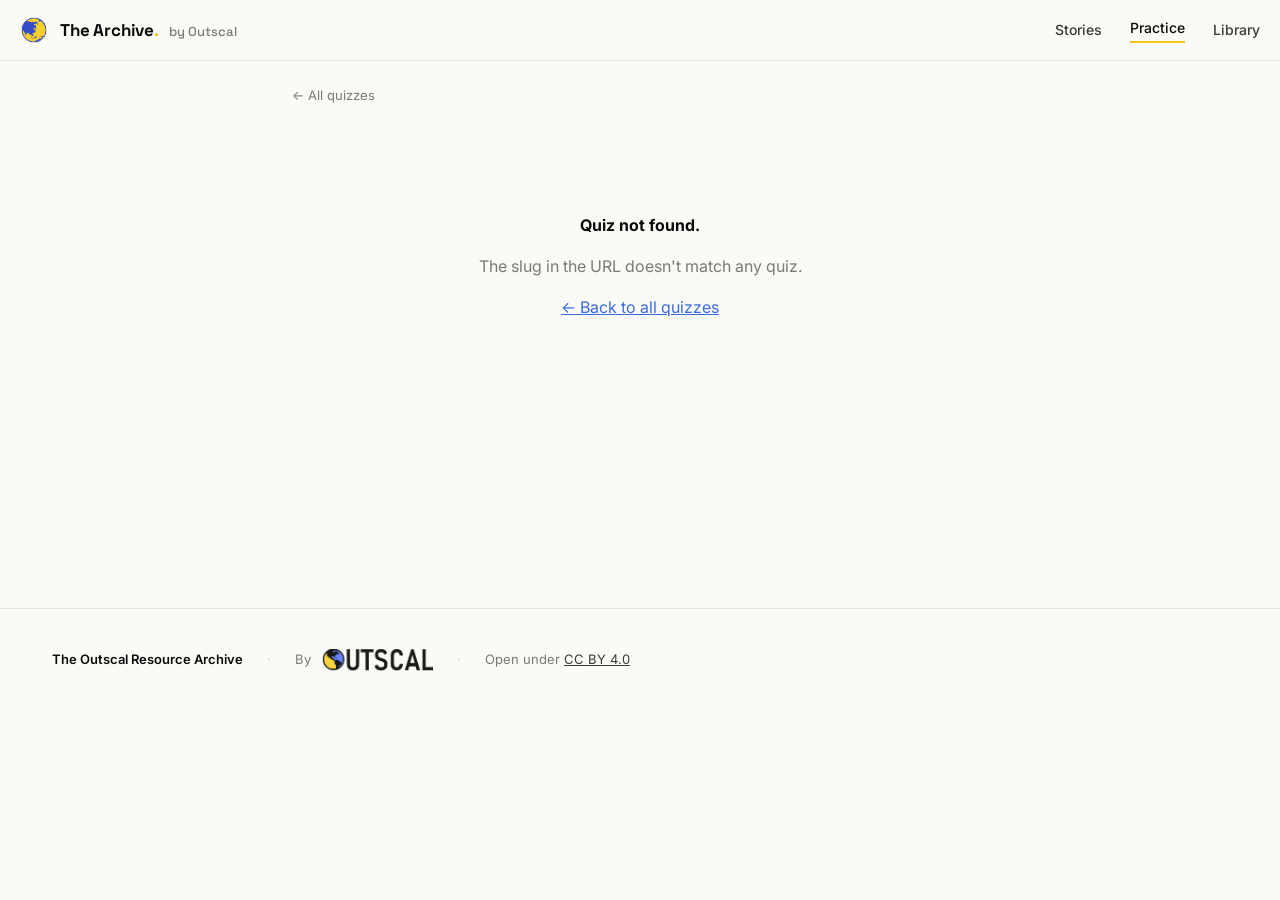
<file: practice/quiz.html>
<!doctype html>
<html lang="en">
<head>
<meta charset="utf-8" />
<meta name="viewport" content="width=device-width,initial-scale=1" />
<title>Quiz — The Outscal Resource Archive</title>
<meta name="description" content="Play a quiz from the Outscal Resource Archive." />
<link rel="icon" type="image/gif" href="../outscal.gif" />

<link rel="preconnect" href="https://fonts.googleapis.com" />
<link rel="preconnect" href="https://fonts.gstatic.com" crossorigin />
<link href="https://fonts.googleapis.com/css2?family=Space+Grotesk:wght@500;600;700&family=Inter:wght@400;500;600&display=swap" rel="stylesheet" />
<link rel="stylesheet" href="../assets/style.css" />
<style>
  /* Match the .stage width (760px) so the right-aligned q-meta sits at the same
     x-position as the question column below it. */
  .crumb {
    max-width: 760px;
    margin: 0 auto;
    padding: 24px 32px 0;
    font-size: 13px; color: var(--muted);
    display: flex; justify-content: space-between; align-items: center;
    gap: 16px;
  }
  .crumb a { color: var(--muted); text-decoration: none; transition: color .15s ease; }
  .crumb a:hover { color: var(--ink); }

  main { padding: 12px 0 96px; }
  .stage { max-width: 760px; margin: 0 auto; padding: 0 32px; }

  /* ---------- START SCREEN ---------- */
  .start .eyebrow { margin: 32px 0 16px; }
  .start .cover {
    aspect-ratio: 16 / 9;
    background: var(--paper-tint) center/cover no-repeat;
    border: 1px solid var(--rule);
    border-radius: 14px;
    margin-bottom: 32px;
  }
  .start h1 {
    font-family: var(--serif);
    font-size: clamp(36px, 5.5vw, 56px);
    line-height: 1.02; letter-spacing: -0.025em;
    margin: 0 0 16px; font-weight: 700;
  }
  .start .desc {
    font-size: 17px; color: var(--ink-soft);
    margin: 0 0 32px; max-width: 60ch;
  }
  .start .stats {
    display: flex; gap: 32px; flex-wrap: wrap;
    padding: 20px 0;
    border-top: 1px solid var(--rule);
    border-bottom: 1px solid var(--rule);
    font-size: 12px; color: var(--muted);
    text-transform: uppercase; letter-spacing: .12em;
    font-family: var(--serif); font-weight: 500;
  }
  .start .stats div { display: flex; flex-direction: column; gap: 4px; }
  .start .stats strong {
    color: var(--ink); font-family: var(--serif);
    font-size: 22px; font-weight: 700;
    text-transform: none; letter-spacing: -0.01em;
  }
  .btn-primary {
    display: inline-flex; align-items: center; gap: 10px;
    padding: 16px 28px;
    background: var(--ink); color: var(--paper);
    font-size: 15px; font-weight: 600;
    border-radius: 999px;
    /* Match btn-secondary's 1px border so both buttons render the same outer height. */
    border: 1px solid var(--ink);
    cursor: pointer;
    transition: background .15s ease, transform .15s ease, border-color .15s ease;
  }
  /* Start-screen button needs breathing room below the stats row. */
  .start .btn-primary { margin-top: 32px; }
  .btn-primary:hover { background: #222; border-color: #222; transform: translateY(-1px); }
  .btn-primary .arrow { transition: transform .15s ease; display: inline-block; }
  .btn-primary:hover .arrow { transform: translateX(3px); }

  /* ---------- QUESTION SCREEN ---------- */
  /* Lives inside the masthead, flush at its bottom edge — no floating gap. */
  .progress-track {
    height: 3px;
    background: var(--rule);
    margin-top: -1px;           /* sits on top of the masthead's border-bottom */
  }
  .progress-track[hidden] { display: none; }
  .progress-fill {
    height: 100%;
    background: var(--ink);
    transition: width .35s ease;
    width: 0%;
  }

  /* ---------- ANIMATIONS ---------- */
  @keyframes fadeSlideRight {
    from { opacity: 0; transform: translateX(-18px); }
    to   { opacity: 1; transform: translateX(0); }
  }
  @keyframes pulseTap {
    0%   { transform: scale(1); }
    40%  { transform: scale(1.015); }
    100% { transform: scale(1); }
  }
  .q-anim {
    animation: fadeSlideRight .32s ease-out;
  }
  .option.picked {
    animation: pulseTap .28s ease-out;
  }

  /* Lives inside the crumb row, so no vertical margin — inline with "← All quizzes". */
  .q-meta {
    display: flex; align-items: center; gap: 16px;
    font-family: var(--serif);
    font-size: 12px; letter-spacing: .12em;
    text-transform: uppercase; color: var(--muted);
    font-weight: 500;
  }
  /* [hidden] would normally do display:none, but .q-meta's display:flex wins.
     Explicit override so "Question N of N" actually disappears on the done screen. */
  .q-meta[hidden] { display: none; }
  .q-meta .diff {
    display: inline-flex; align-items: center; gap: 6px;
  }
  .q-meta .diff .dot {
    display: inline-block; width: 6px; height: 6px; border-radius: 50%;
    background: var(--rule);
  }
  .q-meta .diff.easy .dot   { background: #2D8A4C; }
  .q-meta .diff.medium .dot { background: var(--yellow); }
  .q-meta .diff.hard .dot   { background: #D94343; }

  .q-text {
    font-family: var(--serif);
    font-size: clamp(26px, 3.5vw, 36px);
    line-height: 1.2; letter-spacing: -0.02em;
    font-weight: 700;
    margin: 0 0 32px;
  }

  .options { display: grid; gap: 12px; }
  .option {
    text-align: left; width: 100%;
    padding: 18px 22px;
    border: 1px solid var(--rule);
    border-radius: 12px;
    background: var(--paper);
    font-size: 15px; line-height: 1.5;
    color: var(--ink);
    cursor: pointer;
    transition: background .15s ease, border-color .15s ease;
    display: flex; align-items: flex-start; gap: 14px;
  }
  .option:hover { border-color: var(--ink); background: var(--paper-tint); }
  .option .letter {
    font-family: var(--serif);
    font-weight: 600; color: var(--muted);
    min-width: 22px;
    padding-top: 1px;
  }
  .option.correct {
    border-color: #2D8A4C;
    background: #E8F5EC;
  }
  .option.correct .letter { color: #2D8A4C; }
  .option.wrong {
    border-color: #D94343;
    background: #FAE8E8;
  }
  .option.wrong .letter { color: #D94343; }
  .option:disabled { cursor: default; }
  .option:disabled:hover { background: var(--paper); border-color: var(--rule); }
  .option.correct:disabled:hover { background: #E8F5EC; border-color: #2D8A4C; }
  .option.wrong:disabled:hover { background: #FAE8E8; border-color: #D94343; }

  .reveal-note {
    margin-top: 20px;
    padding: 14px 18px;
    border-left: 3px solid var(--yellow);
    background: var(--paper-tint);
    border-radius: 0 10px 10px 0;
    font-size: 14px;
    color: var(--ink-soft);
  }
  .reveal-note strong { color: var(--ink); }
  /* Stay in place; reveal left-to-right by unclipping the right edge. */
  @keyframes wipeRight {
    from { clip-path: inset(0 100% 0 0); }
    to   { clip-path: inset(0 0 0 0); }
  }
  .reveal-note:not(.hidden) { animation: wipeRight .25s ease-out; }

  .q-nav { margin-top: 32px; display: flex; justify-content: flex-end; }

  /* ---------- DONE SCREEN ---------- */
  .done .eyebrow { margin: 32px 0 16px; }
  .done h1 {
    font-family: var(--serif);
    font-size: clamp(40px, 6vw, 64px);
    line-height: 1.02; letter-spacing: -0.03em;
    margin: 0 0 16px; font-weight: 700;
  }
  .done .score {
    display: flex; align-items: baseline; gap: 14px;
    padding: 32px 0;
    border-top: 1px solid var(--rule);
    border-bottom: 1px solid var(--rule);
    margin: 32px 0;
  }
  .done .score .num {
    font-family: var(--serif);
    font-size: 88px; font-weight: 700;
    letter-spacing: -0.03em; line-height: 1;
  }
  .done .score .total {
    font-family: var(--serif);
    font-size: 28px; color: var(--muted);
    font-weight: 500;
  }
  .done .score .percent {
    margin-left: auto;
    font-family: var(--serif);
    font-size: 32px; font-weight: 700;
    letter-spacing: -0.02em;
    color: var(--ink);
    background: var(--yellow);
    padding: 4px 14px; border-radius: 999px;
  }
  .done p { color: var(--ink-soft); font-size: 17px; margin: 0 0 24px; max-width: 60ch; }
  .done .actions { display: flex; gap: 12px; flex-wrap: wrap; }
  /* Match btn-primary's dimensions so "Try again" and "All quizzes" look like siblings. */
  .btn-secondary {
    display: inline-flex; align-items: center; gap: 10px;
    padding: 16px 28px;
    border: 1px solid var(--rule); border-radius: 999px;
    background: var(--paper); color: var(--ink);
    font-size: 15px; font-weight: 600;
    cursor: pointer; text-decoration: none;
    transition: border-color .15s ease, background .15s ease, transform .15s ease;
  }
  .btn-secondary:hover { border-color: var(--ink); background: var(--paper-tint); transform: translateY(-1px); }

  /* ---------- ERROR ---------- */
  .error { padding: 80px 0; text-align: center; color: var(--muted); }
  .error strong { color: var(--ink); }

  .hidden { display: none !important; }
</style>
</head>
<body>

<header class="masthead">
  <div class="wrap masthead-inner">
    <a class="brand" href="../index.html" aria-label="The Outscal Resource Archive — home">
      <img class="mark" src="../outscal.gif" alt="" aria-hidden="true" />
      <span class="title">
        <span>The Archive<span class="dot">.</span></span>
        <span class="by">by Outscal</span>
      </span>
    </a>
    <nav class="nav">
      <a href="../humans-of-gaming/index.html">Stories</a>
      <a href="index.html" class="current">Practice</a>
      <a href="../index.html#library">Library</a>
    </nav>
  </div>
  <div class="progress-track" id="progress" hidden><div class="progress-fill" id="progress-fill"></div></div>
</header>

<div class="wrap crumb">
  <a href="index.html">← All quizzes</a>
  <span class="eyebrow" id="start-eyebrow" hidden>Practice</span>
  <div class="q-meta" id="q-meta" hidden>
    <span id="q-progress"></span>
    <span class="diff" id="q-diff"><span class="dot"></span><span id="q-diff-label"></span></span>
  </div>
</div>

<main>
  <div class="stage">

    <section id="start" class="start hidden">
      <div class="cover" id="start-cover"></div>
      <h1 id="start-name"></h1>
      <p class="desc" id="start-desc"></p>
      <div class="stats">
        <div>Questions<strong id="start-count"></strong></div>
        <div>Difficulty<strong id="start-diff"></strong></div>
        <div>Avg. time<strong id="start-time"></strong></div>
      </div>
      <button class="btn-primary" id="start-btn">
        <span id="start-btn-label">Start quiz</span>
        <span class="arrow">→</span>
      </button>
    </section>

    <section id="question" class="question hidden">
      <h2 class="q-text" id="q-text"></h2>
      <div class="options" id="q-options"></div>
      <div class="reveal-note hidden" id="q-note"></div>
      <div class="q-nav">
        <button class="btn-primary hidden" id="q-next">
          <span id="q-next-label">Next question</span>
          <span class="arrow">→</span>
        </button>
      </div>
    </section>

    <section id="done" class="done hidden">
      <h1 id="done-title">Well played.</h1>
      <div class="score">
        <span class="num" id="done-score">0</span>
        <span class="total" id="done-total">/ 0</span>
        <span class="percent" id="done-percent">0%</span>
      </div>
      <p id="done-msg"></p>
      <div class="actions">
        <button class="btn-primary" id="done-retry">
          Try again <span class="arrow">↻</span>
        </button>
        <a class="btn-secondary" href="index.html">← All quizzes</a>
      </div>
    </section>

    <section id="err" class="error hidden">
      <p><strong>Quiz not found.</strong></p>
      <p>The slug in the URL doesn't match any quiz.</p>
      <p><a href="index.html" style="color:var(--blue)">← Back to all quizzes</a></p>
    </section>

  </div>
</main>

<footer class="site-footer">
  <div class="wrap">
    <strong>The Outscal Resource Archive</strong>
    <span class="sep">·</span>
    <span class="lockup">By <span class="wordmark" role="img" aria-label="Outscal"></span></span>
    <span class="sep">·</span>
    <span>Open under <a href="https://creativecommons.org/licenses/by/4.0/" style="color:var(--ink-soft)">CC BY 4.0</a></span>
  </div>
</footer>

<script id="data" type="application/json">
[{"name":"Unity Event Functions - Clash Royale","slug":"unity-event-function-clash-royale","description":"An assessment to test the correct usage of Unity's events and lifecycle functions in the context of the game \"Clash Royale\"","image":"../assets/practice/unity-event-function-clash-royale.png","buttonText":null,"questions":[{"question":"Which event function initializes a troop’s stats as soon as its script is loaded, before the scene actually starts?","type":"SINGLE-SELECT","maxChoices":1,"difficultyLevel":null,"options":[{"text":"Start()","score":0},{"text":"Awake()","score":10},{"text":"OnEnable()","score":0},{"text":"OnValidate()","score":0}],"createdAt":"2025-01-30T16:43:35.555Z","updatedAt":"2025-01-30T16:46:25.121Z","publishedAt":"2025-01-30T16:43:37.707Z"},{"question":"After placing a troop on the battlefield, you want a one-time setup that references other objects (like the tower or the deck). Which one-time event function is typically used after the object is initialized?","type":"SINGLE-SELECT","maxChoices":1,"difficultyLevel":null,"options":[{"text":"Start()","score":10},{"text":"OnEnable()","score":0},{"text":"Awake()","score":0},{"text":"OnCollisionEnter()","score":0}],"createdAt":"2025-01-30T16:46:07.438Z","updatedAt":"2025-01-30T16:46:10.098Z","publishedAt":"2025-01-30T16:46:10.092Z"},{"question":"You have a TroopMovement script that adjusts position every frame to move the troop toward an enemy tower without direct physics usage. Which function is best for continuous per-frame movement code?","type":"SINGLE-SELECT","maxChoices":1,"difficultyLevel":null,"options":[{"text":"Update()","score":10},{"text":"FixedUpdate()","score":0},{"text":"OnGUI()","score":0},{"text":"LateUpdate()","score":0}],"createdAt":"2025-01-30T16:47:50.548Z","updatedAt":"2025-01-30T16:47:51.642Z","publishedAt":"2025-01-30T16:47:51.636Z"},{"question":"You push a troop back when it’s hit by an area attack. Which event function handles physics updates like AddForce on a fixed timestep?","type":"SINGLE-SELECT","maxChoices":1,"difficultyLevel":null,"options":[{"text":"OnCollisionEnter()","score":0},{"text":"FixedUpdate()","score":10},{"text":"LateUpdate()","score":0},{"text":"OnTriggerStay()","score":0}],"createdAt":"2025-01-30T16:49:18.838Z","updatedAt":"2025-01-30T16:49:22.744Z","publishedAt":"2025-01-30T16:49:22.728Z"},{"question":"If your troop enters the radius of an enemy’s area-of-effect spell, which function can detect the start of an overlap with a Collider set as trigger?","type":"SINGLE-SELECT","maxChoices":1,"difficultyLevel":null,"options":[{"text":"OnCollisionEnter()","score":0},{"text":"OnTriggerEnter()","score":10},{"text":"Awake()","score":0},{"text":"OnTriggerStay()","score":0}],"createdAt":"2025-01-30T16:50:33.764Z","updatedAt":"2025-01-30T16:50:48.285Z","publishedAt":"2025-01-30T16:50:35.836Z"},{"question":"A tower’s 3D trigger must apply an effect every frame a troop remains inside its area. Which function is best for that continuous overlap logic?\n\n","type":"SINGLE-SELECT","maxChoices":1,"difficultyLevel":null,"options":[{"text":"OnEnable()","score":0},{"text":"LateUpdate()","score":0},{"text":"Update()","score":0},{"text":"OnTriggerStay()","score":10}],"createdAt":"2025-01-30T16:52:53.827Z","updatedAt":"2025-01-30T16:52:56.013Z","publishedAt":"2025-01-30T16:52:56.000Z"},{"question":"During battle when a card is used, it’s removed from the active deck and disabled. Which function is called when the card is removed?","type":"SINGLE-SELECT","maxChoices":1,"difficultyLevel":null,"options":[{"text":"OnDisable()","score":10},{"text":"OnDestroy()","score":0},{"text":"Reset()","score":0},{"text":"OnTriggerExit()","score":0}],"createdAt":"2025-01-30T16:54:38.504Z","updatedAt":"2025-01-30T16:54:40.134Z","publishedAt":"2025-01-30T16:54:40.122Z"},{"question":"A melee troop’s sword physically collides once with an enemy to deliver a slash effect. Which event function identifies that first solid-collider impact?","type":"SINGLE-SELECT","maxChoices":1,"difficultyLevel":null,"options":[{"text":"OnTriggerEnter()","score":0},{"text":"OnCollisionStay()","score":0},{"text":"OnCollisionEnter()","score":10},{"text":" OnDisable()","score":0}],"createdAt":"2025-01-30T16:57:33.222Z","updatedAt":"2025-01-30T16:57:34.364Z","publishedAt":"2025-01-30T16:57:34.357Z"},{"question":"A troop with zero HP stays visible for a fade-out, then is removed from memory. Which event function is called right before the script is permanently removed?","type":"SINGLE-SELECT","maxChoices":1,"difficultyLevel":null,"options":[{"text":"OnDisable()","score":0},{"text":"OnDestroy()","score":10},{"text":"OnLevelWasLoaded()","score":0},{"text":"OnCollisionExit()","score":0}],"createdAt":"2025-01-30T16:58:53.076Z","updatedAt":"2025-01-30T16:58:56.466Z","publishedAt":"2025-01-30T16:58:56.461Z"},{"question":"When you adjust a troop card’s cost in the Inspector (outside Play Mode), a script must clamp it to a maximum. Which function is automatically invoked to enforce that limit?","type":"SINGLE-SELECT","maxChoices":1,"difficultyLevel":null,"options":[{"text":"OnEnable()","score":0},{"text":"Start()","score":0},{"text":"OnValidate()","score":10},{"text":"Awake()","score":0}],"createdAt":"2025-01-30T17:02:51.848Z","updatedAt":"2025-01-30T17:02:53.429Z","publishedAt":"2025-01-30T17:02:53.424Z"}],"createdAt":"2025-01-30T17:02:44.772Z","updatedAt":"2025-01-30T17:03:03.860Z","publishedAt":"2025-01-30T17:02:53.535Z"},{"name":"Unity NavMesh Agent","slug":"unity-navmesh-agent","description":"This assessment evaluates your understanding of Unity's NavMesh system, including navigation baking, NavMeshAgents, pathfinding, obstacles, and scripting interactions with NavMesh to create AI-driven movement.","image":"../assets/practice/unity-navmesh-agent.webp","buttonText":null,"questions":[{"question":"You’re creating a Halo Infinite inspired level where enemies can instantly teleport. \n\nWhich NavMeshAgent method will you use to immediately place an agent at the desired position without pathfinding?","type":"SINGLE-SELECT","maxChoices":1,"difficultyLevel":"MEDIUM","options":[{"text":"agent.Move(Vector3.forward * 5)","score":0},{"text":"agent.Warp(targetPosition)","score":10},{"text":"agent.SetDestination(targetPosition)","score":0},{"text":"agent.ResetPath()","score":0}],"createdAt":"2025-02-01T13:43:38.329Z","updatedAt":"2025-02-01T13:43:40.836Z","publishedAt":"2025-02-01T13:43:40.824Z"},{"question":"If you are building Fortnite in Unity, you need to ensure that when players build walls the NavMesh updates around the newly placed obstacles.\n\nWhich built-in Unity feature is most appropriate?","type":"SINGLE-SELECT","maxChoices":1,"difficultyLevel":"MEDIUM","options":[{"text":"navMeshObstacle.carving = true","score":10},{"text":"agent.obstacleAvoidanceType = ObstacleAvoidanceType.HighQualityObstacleAvoidance","score":0},{"text":"NavMesh.CalculatePath(..., navMeshPath)","score":0},{"text":"agent.autoBraking = false","score":0}],"createdAt":"2025-02-01T13:45:14.638Z","updatedAt":"2025-02-01T13:45:15.787Z","publishedAt":"2025-02-01T13:45:15.783Z"},{"question":"You are creating a Monster Hunter game in Unity with a giant creature in it. It needs a bigger collision boundary so it doesn’t clip into walls or other creatures. \n\nWhich NavMeshAgent property primarily controls how wide the agent’s collision boundary is?","type":"SINGLE-SELECT","maxChoices":1,"difficultyLevel":"MEDIUM","options":[{"text":"agent.autoTraverseOffMeshLink","score":0},{"text":"agent.acceleration","score":0},{"text":"agent.radius","score":10},{"text":"agent.height","score":0}],"createdAt":"2025-02-01T13:46:57.961Z","updatedAt":"2025-02-01T13:47:00.449Z","publishedAt":"2025-02-01T13:47:00.427Z"},{"question":"Normally, NavMeshAgent slows near its destination for smoother stops. In an Elden Ring boss fight that you are making, you want the boss to charge without slowing down near the target. . Which property would you disable so it doesn’t brake automatically?","type":"SINGLE-SELECT","maxChoices":1,"difficultyLevel":"MEDIUM","options":[{"text":"agent.pathPending = false","score":0},{"text":"agent.autoBraking = false","score":10},{"text":"agent.isStopped = false","score":0},{"text":"agent.areaMask = NavMesh.AllAreas","score":0}],"createdAt":"2025-02-01T13:48:27.041Z","updatedAt":"2025-02-01T14:05:50.974Z","publishedAt":"2025-02-01T14:05:50.969Z"},{"question":"In a **Resident Evil** styled horror game, you need precise obstacle avoidance so the AI maneuvers tightly around narrow corridors while chasing the player. \n\nWhich single setting should you configure for a more refined avoidance calculation?","type":"SINGLE-SELECT","maxChoices":1,"difficultyLevel":"MEDIUM","options":[{"text":"navMeshObstacle.carving = true","score":0},{"text":"agent.obstacleAvoidanceType = ObstacleAvoidanceType.HighQualityObstacleAvoidance","score":10},{"text":"use collision matrix in physics settings","score":0},{"text":"agent.Avoidance Priority = 50;","score":0}],"createdAt":"2025-02-01T13:49:37.944Z","updatedAt":"2025-02-01T13:49:41.041Z","publishedAt":"2025-02-01T13:49:41.033Z"},{"question":"Certain characters in a game like Overwatch (like a tall tank hero) might have trouble fitting under low ceilings.\n\nWhich NavMeshAgent property directly determines how tall the agent collision is?","type":"SINGLE-SELECT","maxChoices":1,"difficultyLevel":"MEDIUM","options":[{"text":"agent.height","score":10},{"text":"agent.angularSpeed","score":0},{"text":"agent.areaMask","score":0},{"text":"agent.obstacleAvoidanceType","score":0}],"createdAt":"2025-02-01T13:50:58.108Z","updatedAt":"2025-02-01T13:50:59.445Z","publishedAt":"2025-02-01T13:50:59.440Z"},{"question":"In a **Zelda**-style open world, you have a “shallow water” NavMesh area. Your AI cannot cross it unless you allow all area types. \n\nWhich single NavMeshAgent property should you set so it navigates across **every** recognized NavMesh area?","type":"SINGLE-SELECT","maxChoices":1,"difficultyLevel":"MEDIUM","options":[{"text":"agent.isStopped = false","score":0},{"text":"agent.autoBraking = false","score":0},{"text":"agent.areaMask = NavMesh.AllAreas","score":10},{"text":"agent.obstacleAvoidanceType = HighQualityObstacleAvoidance","score":0}],"createdAt":"2025-02-01T13:52:03.135Z","updatedAt":"2025-02-01T13:52:21.423Z","publishedAt":"2025-02-01T13:52:04.592Z"},{"question":"You’ve implemented a Portal mechanic to connect two distant platforms with an Off-Mesh Link. However, your agent still tries to walk around the gap instead of using the portal. Which single setting ensures the agent automatically uses the link?","type":"SINGLE-SELECT","maxChoices":1,"difficultyLevel":"MEDIUM","options":[{"text":"agent.autoTraverseOffMeshLink = true","score":10},{"text":"agent.acceleration = 8f","score":0},{"text":"agent.ResetPath()","score":0},{"text":"agent.angularSpeed = 120f","score":0}],"createdAt":"2025-02-01T13:53:25.819Z","updatedAt":"2025-02-01T13:53:41.331Z","publishedAt":"2025-02-01T13:53:28.124Z"},{"question":"You are making a Battlefield like game in Unity where multiple AI agents move together and often collide with each other in narrow hallways. Which single NavMeshAgent property can help to fix the agent’s avoidance behaviour?","type":"SINGLE-SELECT","maxChoices":1,"difficultyLevel":"MEDIUM","options":[{"text":"agent.areaMask = NavMesh.AllAreas","score":0},{"text":"agent.angularSpeed = 120f","score":0},{"text":"agent.avoidancePriority = 50","score":10},{"text":"agent.isOnOffMeshLink","score":0}],"createdAt":"2025-02-01T13:54:46.301Z","updatedAt":"2025-02-01T14:26:15.005Z","publishedAt":"2025-02-01T13:54:47.602Z"},{"question":"You want an AI in a Sonic inspired platformer to sprint past its final waypoint without slowing. Which single property, if set too large, would cause the agent to slow or stop before reaching that point?","type":"SINGLE-SELECT","maxChoices":1,"difficultyLevel":"MEDIUM","options":[{"text":"agent.acceleration","score":0},{"text":"agent.stoppingDistance","score":10},{"text":"agent.velocity","score":0},{"text":"agent.autoRepath","score":0}],"createdAt":"2025-02-01T13:55:43.417Z","updatedAt":"2025-02-01T13:56:06.137Z","publishedAt":"2025-02-01T13:55:44.668Z"}],"createdAt":"2025-02-01T14:05:16.327Z","updatedAt":"2025-02-07T21:35:53.754Z","publishedAt":"2025-02-01T14:05:53.839Z"},{"name":"Unity Component Communication","slug":"unity-component-communication","description":"This assessment evaluates your understanding of Unity's component-based architecture, how GameObjects and their components interact, the hierarchy system with nested GameObjects, and how to reference them in scripts.","image":"../assets/practice/unity-component-communication.png","buttonText":null,"questions":[{"question":"Imagine you’re creating a “Dark Souls” styled action RPG in Unity. \nYou have a Player game object with a `PlayerHealth` component.\nYou have a `GameManager` script that needs to reference the `PlayerHealth` component on your Player.\n\nBut you notice occasional `NullReferenceExceptions` when trying to access `PlayerHealth`.\n\nWhich of the following could be legitimate reasons you are getting `NullReferenceExceptions` in this scenario?","type":"SINGLE-SELECT","maxChoices":1,"difficultyLevel":"MEDIUM","options":[{"text":"You’re using GameObject.Find(\"Player\") in Awake() , but the player is instantiated later in the scene.","score":10},{"text":"The “Player” GameObject is disabled at the time you call GetComponent<PlayerHealth>().","score":0},{"text":"You neither assigned the playerHealth variable in the Inspector nor used FindObjectOfType<PlayerHealth>() in the script.","score":0}],"createdAt":"2025-02-02T07:16:06.521Z","updatedAt":"2025-02-03T06:09:46.252Z","publishedAt":"2025-02-02T07:16:07.802Z"},{"question":"You’re creating a “Call of Duty” or “CS:GO” - style shooter in Unity. \n\nYou want a minimap or radar system that periodically shows all active enemies on the map. You initially code it like this:\n\n`Enemy[] allEnemies = FindObjectsOfType<Enemy>();`\n\nHowever, enemies spawn dynamically during the game, and your radar system only checks once at the start.\n\nWhat is the best potential fix to ensure your radar system consistently tracks newly spawned enemies?","type":"SINGLE-SELECT","maxChoices":1,"difficultyLevel":"MEDIUM","options":[{"text":"Call FindObjectsOfType<Enemy>() in Update() for real-time detection.","score":0},{"text":"Keep a static list in the Enemy class that registers/unregisters each Enemy in OnEnable()/OnDisable(), and have the radar read from that list.","score":10},{"text":"Use GameObject.FindGameObjectsWithTag(\"Enemy\") and tag all enemies accordingly, calling it whenever needed.","score":0},{"text":"Store a reference to the first Enemy found and assume all enemies can be accessed via GetComponentInChildren<Enemy>() on that reference.","score":0}],"createdAt":"2025-02-02T07:17:58.861Z","updatedAt":"2025-02-02T07:18:00.424Z","publishedAt":"2025-02-02T07:18:00.409Z"},{"question":"In a “Mario Kart” - style racer, you have a UI script that displays each racer’s position. \n\nIt references the `RacerController` for Player 1 and Player 2 via the Inspector. After a race restarts, the UI script’s references to both racers become `null`.\n\nWhich of the following scenarios best explains why these references might become `null`?","type":"SINGLE-SELECT","maxChoices":1,"difficultyLevel":"MEDIUM","options":[{"text":"The restart spawns new Racer objects, and the old references in the UI script are now pointing to destroyed objects.","score":10},{"text":"Unity automatically clears all script references when any GameObject in the scene is renamed, so the race restart triggers a rename event that resets those references.","score":0},{"text":"The UI script is on a different layer than the racers, causing all cross-layer references to default to null after the scene reloads.","score":0},{"text":"References to script components cannot persist for more than 60 seconds of gameplay unless they’re periodically refreshed in Update().","score":0}],"createdAt":"2025-02-02T07:19:37.532Z","updatedAt":"2025-02-02T07:19:47.959Z","publishedAt":"2025-02-02T07:19:47.954Z"},{"question":"You’re recreating a simplified **Among Us** system in Unity. \n\nEach “Task” station has a `TaskStation` script. Crewmates have a `TaskManager` component listing all tasks they need to complete.\n\nWhich statement is *the best practice* for referencing all `TaskStation` in the scene?","type":"SINGLE-SELECT","maxChoices":1,"difficultyLevel":"MEDIUM","options":[{"text":"For tasks that never change or move, you can simply drag each TaskStation into the TaskManager Inspector fields on a game controller object.","score":0},{"text":"Use FindObjectsOfType<TaskStation>() in Start(), once per scene, if tasks are finite and pre-placed.","score":0},{"text":"Dynamically spawned tasks should register themselves to the TaskManager in OnEnable().","score":10},{"text":"If multiple scenes contain tasks, always rely on FindWithTag(\"Task\") each time you switch scenes to ensure references are fresh.","score":0}],"createdAt":"2025-02-02T07:21:21.939Z","updatedAt":"2025-02-02T07:21:23.329Z","publishedAt":"2025-02-02T07:21:23.323Z"},{"question":"You’re creating a “**League of Legends**” style game where your HUD has many nested child objects for different bars and counters (health, mana, special meters, etc.).\n\nYou have a `UIController` script on the top-level “HUD” object, and a nested “Health Bar” child with a `HealthBarController` script. When you do:\n\n`var healthBarController = GetComponent<HealthBarController>();`\n\nfrom within `UIController`, it returns `null`.\n\nIn which situation would `GetComponentInChildren<HealthBarController>()` be a better fit than `GetComponent<HealthBarController>()` here?","type":"SINGLE-SELECT","maxChoices":1,"difficultyLevel":"MEDIUM","options":[{"text":"When HealthBarController exists only on a child object and not on the same GameObject as UIController.","score":10},{"text":"When the child object is inactive, and you need to find it anyway.","score":0},{"text":"When you want to find multiple HealthBarController components across various child objects in the “HUD.”","score":0},{"text":"When you’re looking for any HealthBarController in the entire scene, not just the children of the “HUD.”","score":0}],"createdAt":"2025-02-02T07:22:38.216Z","updatedAt":"2025-02-02T07:22:47.452Z","publishedAt":"2025-02-02T07:22:47.444Z"},{"question":"You’re making a “Monster Hunter” like game, where you have a base `Weapon` class. \n\nYou have a `MeleeWeapon` subclass, and a final subclass called `GreatSword`. \n\nYou have a  “Weapon” game object that has a `GreatSword` script attached.\n\nIn your “Weapon” Game Object, you write:  \n\n`MeleeWeapon weapon = GetComponent<MeleeWeapon>();` \n\nBut it returns `null` during runtime.\n\nWhich reasons might explain why `GetComponent<MeleeWeapon>()` doesn’t return the `GreatSword` component?","type":"SINGLE-SELECT","maxChoices":1,"difficultyLevel":"MEDIUM","options":[{"text":"The script name includes the word “Sword,” which Unity doesn’t allow for GetComponent to detect.","score":0},{"text":"The GreatSword script is on a child GameObject rather than the same GameObject where GetComponent<MeleeWeapon>() is called.","score":10},{"text":"GreatSword is marked as an abstract class and can’t be instantiated (thus GreatSword script might not actually exist on that object).","score":0},{"text":"The script execution order for GreatSword is after MeleeWeapon, causing the component to be null until everything is fully loaded.","score":0}],"createdAt":"2025-02-02T07:23:18.010Z","updatedAt":"2025-02-02T07:24:17.931Z","publishedAt":"2025-02-02T07:24:17.923Z"},{"question":"You’re implementing a Zelda-style dungeon puzzle. \n\nA puzzle room has multiple triggers (pressure plates), each with a `PuzzleTrigger` script. \n\nThe central `PuzzleManager` must detect when all triggers are active to open the door.\n\nHow will you search for references of these `PuzzleTrigger` scripts in `PuzzleManager?`","type":"SINGLE-SELECT","maxChoices":1,"difficultyLevel":"MEDIUM","options":[{"text":"Add every PuzzleTrigger reference to the PuzzleManager in the Inspector, assuming they never change.","score":0},{"text":"Use a static list in each PuzzleTrigger that registers in OnEnable() and unregisters in OnDisable(), so PuzzleManager can read the updated list anytime.","score":10},{"text":"Call FindObjectsOfType<PuzzleTrigger>()  in Update() to discover new triggers as soon as they spawn.","score":0},{"text":"Place PuzzleManager on the same GameObject as one trigger and rely on GetComponent<PuzzleTrigger>() to manage them all.","score":0}],"createdAt":"2025-02-02T07:25:42.747Z","updatedAt":"2025-02-02T07:25:44.619Z","publishedAt":"2025-02-02T07:25:44.611Z"},{"question":"You’re building a hero-based shooter like Overwatch. \n\nEach hero has an `AbilityManager` responsible for various abilities (Dash, Shield, Heal, etc.).\n\nSometimes, during gameplay, the hero’s script can’t find its `AbilityManager` reference and throws `NullReferenceException` errors.\n\nWhich single solution is most likely to resolve these null reference errors in a typical setup?","type":"SINGLE-SELECT","maxChoices":1,"difficultyLevel":"MEDIUM","options":[{"text":"Store AbilityManager in a static variable so it can be accessed from any script without needing a reference.","score":0},{"text":"Use GetComponent<AbilityManager> in Start() on the same GameObject that holds both the hero script and AbilityManager.","score":10},{"text":"Continuously call FindObjectsOfType<AbilityManager>() every frame to ensure the reference updates in real-time.","score":0},{"text":"Pass a new AbilityManager instance to every hero script in the scene using a custom constructor.","score":0}],"createdAt":"2025-02-02T07:27:00.619Z","updatedAt":"2025-02-02T07:27:03.867Z","publishedAt":"2025-02-02T07:27:03.861Z"},{"question":"You’re working on a Fortnite-like building feature. \n\nPlayers can place walls, ramps, and floors at runtime. Each build piece (like a Wall) has a `Buildable` component. \n\nYour `BuildManager` needs to keep track of these build pieces to, for example, manage health or limit how many can be built.\n\nWhich strategies could effectively help the `BuildManager` track all newly spawned buildables without excessive performance overhead?","type":"SINGLE-SELECT","maxChoices":1,"difficultyLevel":"MEDIUM","options":[{"text":"Event-Driven Registration: Each new Buildable calls BuildManager.Register(this) in its OnEnable() method.","score":10},{"text":"Frequent Scene Searches: Call FindObjectsOfType<Buildable>() every few frames to rebuild the list of all existing build pieces.","score":0},{"text":"Singleton Access: Make BuildManager a singleton and let each Buildable itself do BuildManager.Instance.Register(this) upon spawn.","score":0},{"text":"Manual Assignment: Pause the game in the Inspector and manually link each new build piece to the BuildManager reference field.","score":0}],"createdAt":"2025-02-02T07:28:23.485Z","updatedAt":"2025-02-02T07:28:24.538Z","publishedAt":"2025-02-02T07:28:24.532Z"},{"question":"You’re designing a Skyrim-like NPC dialogue system. \n\nAs the player approaches an NPC, your `DialogueManager` must locate the NPC’s `DialogueController` to start a conversation. During playtesting, some NPCs fail to trigger dialogue, indicating that the `DialogueController` reference might be missing.\n\nWhich is the most plausible explanation for why certain NPCs do not trigger dialogue?","type":"SINGLE-SELECT","maxChoices":1,"difficultyLevel":"MEDIUM","options":[{"text":"The collision is happening on an NPC’s child object, which doesn’t have the DialogueController. Because the manager only checks the object that triggered the collision, it can’t find the DialogueController on the child, and the dialogue never starts.","score":10},{"text":"There are multiple cameras in the scene, so Unity cannot reliably find the correct DialogueController.","score":0},{"text":"Dialogue is only possible if the NPC’s name matches a specific string, such as “TalkToMeNPC,” which some NPCs don’t have.","score":0},{"text":"DialogueManager is set to DontDestroyOnLoad() while NPCs are not, so the manager forcibly deletes any DialogueController that doesn’t persist across scene loads.","score":0}],"createdAt":"2025-02-02T07:29:36.658Z","updatedAt":"2025-02-02T07:29:58.255Z","publishedAt":"2025-02-02T07:29:37.733Z"}],"createdAt":"2025-02-02T07:39:44.745Z","updatedAt":"2025-02-03T06:10:39.952Z","publishedAt":"2025-02-02T07:39:46.245Z"},{"name":"Unity and Unreal: Beginner","slug":"unity-unreal-beginner","description":"Test your basic knowledge of Unity and Unreal Engine with this beginner-friendly quiz on game development fundamentals.","image":"../assets/practice/unity-unreal-beginner.png","buttonText":null,"questions":[{"question":"Which Unity function is called every frame to update game logic?","type":"SINGLE-SELECT","maxChoices":1,"difficultyLevel":null,"options":[{"text":"Start()","score":0},{"text":"FixedUpdate()","score":0},{"text":"LateUpdate()","score":0},{"text":"Update()","score":10}],"createdAt":"2025-02-07T14:00:59.953Z","updatedAt":"2025-02-07T14:34:02.399Z","publishedAt":"2025-02-07T14:34:02.394Z"},{"question":"How do you reference a GameObject in a script using the Unity API?","type":"SINGLE-SELECT","maxChoices":1,"difficultyLevel":null,"options":[{"text":"GameObject.Find(\"ObjectName\")","score":10},{"text":"GetComponent<Rigidbody>()","score":0},{"text":"Instantiate(Prefab)","score":0},{"text":"Object.FindScene()","score":0}],"createdAt":"2025-02-07T14:02:34.113Z","updatedAt":"2025-02-07T14:34:16.571Z","publishedAt":"2025-02-07T14:34:16.554Z"},{"question":"Which Unity component allows a GameObject to be affected by physics?","type":"SINGLE-SELECT","maxChoices":1,"difficultyLevel":null,"options":[{"text":"MeshRenderer","score":0},{"text":"Collider","score":0},{"text":"Rigidbody","score":10},{"text":"Transform","score":0}],"createdAt":"2025-02-07T14:04:25.865Z","updatedAt":"2025-02-07T14:34:21.356Z","publishedAt":"2025-02-07T14:34:21.351Z"},{"question":"How do you make a private variable visible in the Unity Inspector?","type":"SINGLE-SELECT","maxChoices":1,"difficultyLevel":null,"options":[{"text":"Change its scope to public","score":0},{"text":"Use [SerializeField] before the variable","score":10},{"text":"Mark it with the \"private\" keyword","score":0},{"text":"Place it inside Start()","score":0}],"createdAt":"2025-02-07T14:05:17.186Z","updatedAt":"2025-02-07T14:34:25.916Z","publishedAt":"2025-02-07T14:34:25.903Z"},{"question":"Which system allows you to load a new scene while keeping the current one active?","type":"SINGLE-SELECT","maxChoices":1,"difficultyLevel":null,"options":[{"text":"SceneManager.LoadSceneAsync(\"SceneName\", LoadSceneMode.Additive)","score":10},{"text":"DontDestroyOnLoad()","score":0},{"text":"Application.LoadLevel()","score":0},{"text":"AssetBundle.Load()","score":0}],"createdAt":"2025-02-07T14:06:15.101Z","updatedAt":"2025-02-07T14:34:31.113Z","publishedAt":"2025-02-07T14:34:31.108Z"},{"question":"What is the primary purpose of FixedUpdate()?","type":"SINGLE-SELECT","maxChoices":1,"difficultyLevel":null,"options":[{"text":"Render UI elements efficiently","score":0},{"text":"Handle input processing","score":0},{"text":"Run physics calculations at a constant rate","score":10},{"text":"Call functions once at game startup","score":0}],"createdAt":"2025-02-07T14:11:52.497Z","updatedAt":"2025-02-07T14:34:38.745Z","publishedAt":"2025-02-07T14:34:38.740Z"},{"question":"Which Unity feature enables efficient data storage without needing GameObjects in a scene?","type":"SINGLE-SELECT","maxChoices":1,"difficultyLevel":null,"options":[{"text":"ScriptableObjects","score":0},{"text":"Rigidbody","score":0},{"text":"MonoBehaviour","score":0},{"text":"ScriptableObject","score":10}],"createdAt":"2025-02-07T14:13:34.203Z","updatedAt":"2025-02-07T14:34:49.096Z","publishedAt":"2025-02-07T14:34:49.088Z"},{"question":"How do you apply force to an object in Unity’s physics system?","type":"SINGLE-SELECT","maxChoices":1,"difficultyLevel":null,"options":[{"text":"rigidbody.velocity = new Vector3(x, y, z)","score":0},{"text":"transform.position += new Vector3(x, y, z)","score":0},{"text":" rigidbody.AddForce(new Vector3(x, y, z), ForceMode.Impulse)","score":10},{"text":"OnCollisionEnter()","score":0}],"createdAt":"2025-02-07T14:16:17.953Z","updatedAt":"2025-02-07T14:34:43.417Z","publishedAt":"2025-02-07T14:34:43.410Z"},{"question":"Which Unity method is used to detect collisions between objects that both have Rigidbody components?","type":"SINGLE-SELECT","maxChoices":1,"difficultyLevel":null,"options":[{"text":"OnCollisionEnter()","score":10},{"text":"OnTriggerStay()","score":0},{"text":"OnMouseOver()","score":0},{"text":"FixedUpdate()","score":0}],"createdAt":"2025-02-07T14:17:57.853Z","updatedAt":"2025-02-07T14:34:57.408Z","publishedAt":"2025-02-07T14:34:57.402Z"},{"question":"How do you prevent a GameObject from being destroyed when switching scenes?","type":"SINGLE-SELECT","maxChoices":1,"difficultyLevel":null,"options":[{"text":"Set its transform parent to null","score":0},{"text":"Call DontDestroyOnLoad(this.gameObject)","score":10},{"text":"Change its layer to PersistentObjects","score":0},{"text":"Use GameObject.Destroy()","score":0}],"createdAt":"2025-02-07T14:21:51.064Z","updatedAt":"2025-02-07T14:35:02.770Z","publishedAt":"2025-02-07T14:35:02.763Z"},{"question":"Which programming language is primarily used in Unreal Engine for game logic?","type":"SINGLE-SELECT","maxChoices":1,"difficultyLevel":null,"options":[{"text":"C#","score":0},{"text":"C++","score":10},{"text":"Python","score":0},{"text":"JavaScript","score":0}],"createdAt":"2025-02-07T15:35:38.624Z","updatedAt":"2025-02-07T16:09:32.237Z","publishedAt":"2025-02-07T16:09:32.232Z"},{"question":"Which Unreal component represents a physical object in the game world?","type":"SINGLE-SELECT","maxChoices":1,"difficultyLevel":null,"options":[{"text":"Actor","score":10},{"text":"GameMode","score":0},{"text":"Pawn","score":0},{"text":"LevelSequence","score":0}],"createdAt":"2025-02-07T15:39:15.465Z","updatedAt":"2025-02-07T16:12:10.228Z","publishedAt":"2025-02-07T16:12:10.221Z"},{"question":"How do you define a class in Unreal that supports reflection and Blueprint exposure?","type":"SINGLE-SELECT","maxChoices":1,"difficultyLevel":null,"options":[{"text":"Use UCLASS() before the class declaration","score":10},{"text":"Use standard C++ class syntax","score":0},{"text":"Create an Actor without macros","score":0},{"text":"Use #define ClassType","score":0}],"createdAt":"2025-02-07T16:09:05.642Z","updatedAt":"2025-02-07T16:09:07.593Z","publishedAt":"2025-02-07T16:09:07.588Z"},{"question":"What is the default function for handling player input in an Actor or Pawn?","type":"SINGLE-SELECT","maxChoices":1,"difficultyLevel":null,"options":[{"text":"BeginPlay()","score":0},{"text":"SetupPlayerInputComponent()","score":10},{"text":"Tick()","score":0},{"text":"OnCollisionEnter()","score":0}],"createdAt":"2025-02-07T16:13:18.039Z","updatedAt":"2025-02-07T16:13:19.090Z","publishedAt":"2025-02-07T16:13:19.085Z"},{"question":"How do you access and modify a variable across multiple Blueprints in Unreal?","type":"SINGLE-SELECT","maxChoices":1,"difficultyLevel":null,"options":[{"text":"Mark it as public in C++","score":0},{"text":"Use BlueprintCallable and BlueprintReadWrite macros","score":10},{"text":"Declare it as static","score":0},{"text":"Store it in a UI Widget","score":0}],"createdAt":"2025-02-07T16:14:39.370Z","updatedAt":"2025-02-07T16:14:41.495Z","publishedAt":"2025-02-07T16:14:41.487Z"},{"question":"Which system in Unreal is used for multiplayer network replication?","type":"SINGLE-SELECT","maxChoices":1,"difficultyLevel":null,"options":[{"text":"Unreal’s Replication System","score":10},{"text":"NetworkManager","score":0},{"text":"AsyncTasks","score":0},{"text":"SceneManager","score":0}],"createdAt":"2025-02-07T16:15:35.314Z","updatedAt":"2025-02-07T16:18:10.337Z","publishedAt":"2025-02-07T16:18:10.331Z"},{"question":"What is the function of Tick(float DeltaTime) in Unreal Engine?","type":"SINGLE-SELECT","maxChoices":1,"difficultyLevel":null,"options":[{"text":"It runs logic every frame for the object it belongs to","score":10},{"text":"It only executes when triggered by an event","score":0},{"text":"It initializes objects before the game starts","score":0},{"text":" It handles physics calculations","score":0}],"createdAt":"2025-02-07T16:16:56.147Z","updatedAt":"2025-02-07T16:16:58.036Z","publishedAt":"2025-02-07T16:16:58.032Z"},{"question":"What is the purpose of the BeginPlay() function in Unreal Engine?","type":"SINGLE-SELECT","maxChoices":1,"difficultyLevel":null,"options":[{"text":"It executes game logic once when the Actor is spawned","score":10},{"text":"It is the main loop for game rendering","score":0},{"text":"It handles UI animations","score":0},{"text":"It updates AI movement every frame","score":0}],"createdAt":"2025-02-07T16:18:00.447Z","updatedAt":"2025-02-07T16:18:02.395Z","publishedAt":"2025-02-07T16:18:02.386Z"},{"question":"Which Unreal Engine class is responsible for controlling a player character?","type":"SINGLE-SELECT","maxChoices":1,"difficultyLevel":null,"options":[{"text":"APlayerController","score":10},{"text":"UGameInstance","score":0},{"text":"ALevelScriptActor","score":0},{"text":"FTransform","score":0}],"createdAt":"2025-02-07T16:19:10.827Z","updatedAt":"2025-02-07T16:19:13.792Z","publishedAt":"2025-02-07T16:19:13.784Z"},{"question":"How do you efficiently expose C++ variables to Blueprints while keeping encapsulation intact?","type":"SINGLE-SELECT","maxChoices":1,"difficultyLevel":null,"options":[{"text":"Mark variables as public","score":0},{"text":"Use UPROPERTY(EditAnywhere, BlueprintReadWrite)","score":10},{"text":"Declare them as global variables","score":0},{"text":"Use static_cast<> conversion","score":0}],"createdAt":"2025-02-07T16:20:23.034Z","updatedAt":"2025-02-07T16:20:24.874Z","publishedAt":"2025-02-07T16:20:24.868Z"}],"createdAt":"2025-02-07T14:30:42.831Z","updatedAt":"2025-02-07T16:22:34.928Z","publishedAt":"2025-02-07T16:01:03.560Z"},{"name":"Unity Platformer: Beginner","slug":"unity-platformer-beginner","description":"Test your beginner-level knowledge of Unity platformer development with this engaging quiz.","image":"../assets/practice/unity-platformer-beginner.webp","buttonText":null,"questions":[{"question":"What component allows a 2D character to be affected by gravity and interact with moving platforms?","type":"SINGLE-SELECT","maxChoices":1,"difficultyLevel":"EASY","options":[{"text":"Transform","score":0},{"text":"BoxCollider2D","score":0},{"text":"Rigidbody2D","score":10},{"text":"Animator","score":0}],"createdAt":"2025-02-07T19:37:30.889Z","updatedAt":"2025-02-07T19:37:36.139Z","publishedAt":"2025-02-07T19:37:36.130Z"},{"question":"Which method checks if a character is touching the ground?","type":"SINGLE-SELECT","maxChoices":1,"difficultyLevel":"EASY","options":[{"text":"Check transform.position.y","score":0},{"text":"Use OnTriggerEnter2D","score":0},{"text":"Cast a downward Raycast","score":10},{"text":"Apply Physics2D.gravity","score":0}],"createdAt":"2025-02-07T19:39:56.599Z","updatedAt":"2025-02-07T19:44:48.550Z","publishedAt":"2025-02-07T19:39:58.478Z"},{"question":"Which property should be modified to move a Rigidbody2D smoothly?","type":"SINGLE-SELECT","maxChoices":1,"difficultyLevel":"MEDIUM","options":[{"text":"Change Rigidbody2D.velocity","score":10},{"text":"Modify transform.position every frame","score":0},{"text":"Apply AddForce continuously in Update","score":0},{"text":"Set Rigidbody2D to Kinematic and move using Lerp","score":0}],"createdAt":"2025-02-07T19:42:28.548Z","updatedAt":"2025-02-07T19:44:14.417Z","publishedAt":"2025-02-07T19:44:14.414Z"},{"question":"Which Rigidbody2D function applies an instant upward force for jumping?","type":"SINGLE-SELECT","maxChoices":1,"difficultyLevel":"MEDIUM","options":[{"text":"AddForce","score":10},{"text":"SetVelocity","score":0},{"text":"ApplyGravity","score":0},{"text":"LerpPosition","score":0}],"createdAt":"2025-02-07T19:43:50.214Z","updatedAt":"2025-02-07T19:43:52.810Z","publishedAt":"2025-02-07T19:43:52.802Z"},{"question":"Which component allows a player to pass through a platform from below but land on it?","type":"SINGLE-SELECT","maxChoices":1,"difficultyLevel":"HARD","options":[{"text":"PlatformEffector2D","score":10},{"text":"CompositeCollider2D","score":0},{"text":"RigidbodyConstraints2D","score":0},{"text":"PhysicsMaterial2D","score":0}],"createdAt":"2025-02-07T19:46:19.531Z","updatedAt":"2025-02-07T19:51:40.666Z","publishedAt":"2025-02-07T19:51:40.662Z"}],"createdAt":"2025-02-07T19:51:15.193Z","updatedAt":"2025-02-07T19:51:24.597Z","publishedAt":"2025-02-07T19:51:24.577Z"},{"name":"Unity Endless Runner: Beginner","slug":"unity-endless-runner-beginner","description":"Challenge yourself with this beginner-friendly quiz on building an endless runner in Unity!","image":"../assets/practice/unity-endless-runner-beginner.webp","buttonText":null,"questions":[{"question":"Which UI component should display the player’s score in an endless runner?","type":"SINGLE-SELECT","maxChoices":1,"difficultyLevel":"EASY","options":[{"text":"TextMeshPro UI","score":10},{"text":"SpriteRenderer","score":0},{"text":"RawImage","score":0},{"text":"LineRenderer","score":0}],"createdAt":"2025-02-07T20:09:06.423Z","updatedAt":"2025-02-07T20:11:16.884Z","publishedAt":"2025-02-07T20:09:20.045Z"},{"question":"Which Scene Management method is used to restart the game when the player loses?","type":"SINGLE-SELECT","maxChoices":1,"difficultyLevel":"EASY","options":[{"text":"LoadSceneMode.Additive","score":0},{"text":"SceneManager.LoadScene()","score":10},{"text":"DontDestroyOnLoad()","score":0},{"text":"Application.Quit()","score":0}],"createdAt":"2025-02-07T20:10:57.162Z","updatedAt":"2025-02-07T20:11:00.934Z","publishedAt":"2025-02-07T20:11:00.922Z"},{"question":"Which camera component provides smooth automatic player following without manual scripting?","type":"SINGLE-SELECT","maxChoices":1,"difficultyLevel":"MEDIUM","options":[{"text":"Cinemachine Virtual Camera","score":10},{"text":"Main Camera with LateUpdate tracking","score":0},{"text":"Camera attached as a child to the player","score":0},{"text":"Camera using Rigidbody2D interpolation","score":0}],"createdAt":"2025-02-07T20:12:34.177Z","updatedAt":"2025-02-07T20:12:37.979Z","publishedAt":"2025-02-07T20:12:37.975Z"},{"question":"Which input function detects both mouse clicks and touch screen taps for jumping?","type":"SINGLE-SELECT","maxChoices":1,"difficultyLevel":"MEDIUM","options":[{"text":"Input.GetMouseButtonDown(0) || Input.touchCount > 0","score":10},{"text":"OnTriggerEnter2D()","score":0},{"text":"Input.GetKeyDown(KeyCode.Space)","score":0},{"text":"Physics2D.Raycast()","score":0}],"createdAt":"2025-02-07T20:14:04.480Z","updatedAt":"2025-02-07T20:14:06.692Z","publishedAt":"2025-02-07T20:14:06.679Z"},{"question":"Which optimization technique is best for handling continuously spawning objects in an endless runner?","type":"SINGLE-SELECT","maxChoices":1,"difficultyLevel":"HARD","options":[{"text":"Object Pooling","score":10},{"text":"Destroy and Instantiate every frame","score":0},{"text":"Increasing Garbage Collector frequency","score":0},{"text":"Using Time.timeScale to slow down object creation","score":0}],"createdAt":"2025-02-07T20:15:20.667Z","updatedAt":"2025-02-07T20:17:44.800Z","publishedAt":"2025-02-07T20:17:44.791Z"}],"createdAt":"2025-02-07T20:17:28.694Z","updatedAt":"2025-02-07T20:17:32.082Z","publishedAt":"2025-02-07T20:17:32.077Z"},{"name":"Unity Open World: Beginner","slug":"unity-open-world-beginner","description":"Dive into the fundamentals of open-world game development in Unity with this beginner-friendly quiz.","image":"../assets/practice/unity-open-world-beginner.webp","buttonText":null,"questions":[{"question":"Which function is used to load different areas dynamically in an open-world game?","type":"SINGLE-SELECT","maxChoices":1,"difficultyLevel":"EASY","options":[{"text":"LoadSceneAsync with LoadSceneMode.Additive","score":10},{"text":"LoadSceneAsync with LoadSceneMode.Single","score":0},{"text":"SceneManager.LoadSceneAsyncAndReplace()","score":0},{"text":"LoadLevelWithAsyncOperation()","score":0}],"createdAt":"2025-02-07T20:21:55.669Z","updatedAt":"2025-02-07T20:21:57.827Z","publishedAt":"2025-02-07T20:21:57.821Z"},{"question":"Which Unity feature allows massive terrains to be generated with heightmaps?","type":"SINGLE-SELECT","maxChoices":1,"difficultyLevel":"EASY","options":[{"text":"Terrain System","score":10},{"text":"MeshRenderer","score":0},{"text":"NavMesh Surface","score":0},{"text":"LOD Groups","score":0}],"createdAt":"2025-02-07T20:24:05.610Z","updatedAt":"2025-02-07T20:25:29.687Z","publishedAt":"2025-02-07T20:25:29.682Z"},{"question":"Which function prevents rendering of objects outside the camera’s view to optimize performance?","type":"SINGLE-SELECT","maxChoices":1,"difficultyLevel":"MEDIUM","options":[{"text":"Frustum Culling","score":10},{"text":"OcclusionMapping()","score":0},{"text":"Camera.DisableOffscreenObjects()","score":0},{"text":"LODCullCheck()","score":0}],"createdAt":"2025-02-07T20:25:18.116Z","updatedAt":"2025-02-07T20:25:21.656Z","publishedAt":"2025-02-07T20:25:21.641Z"},{"question":"Which Unity system allows distant objects to be rendered with lower detail to improve performance?","type":"SINGLE-SELECT","maxChoices":1,"difficultyLevel":"MEDIUM","options":[{"text":"LOD Group","score":10},{"text":"Mesh Simplification Renderer","score":0},{"text":"Adaptive Texture Scaling","score":0},{"text":"Terrain Pixel Reduction","score":0}],"createdAt":"2025-02-07T20:26:43.910Z","updatedAt":"2025-02-07T20:26:46.035Z","publishedAt":"2025-02-07T20:26:46.029Z"},{"question":"Which Unity system allows AI to navigate large-scale environments efficiently?","type":"SINGLE-SELECT","maxChoices":1,"difficultyLevel":"HARD","options":[{"text":"NavMesh with dynamic obstacle avoidance","score":10},{"text":"NavMesh without dynamic obstacle avoidance","score":0},{"text":"Rigidbody physics-based movement","score":0},{"text":"A* pathfinding on a massive static grid","score":0}],"createdAt":"2025-02-07T20:27:55.303Z","updatedAt":"2025-02-07T20:27:57.807Z","publishedAt":"2025-02-07T20:27:57.801Z"}],"createdAt":"2025-02-07T20:30:23.474Z","updatedAt":"2025-02-07T20:30:24.780Z","publishedAt":"2025-02-07T20:30:24.769Z"},{"name":"Unity: Physics, Movement, MonoBehaviour ","slug":"unity-physics-movement-monobehaviour","description":"Test your understanding of Unity’s Physics, Movement, and MonoBehaviour with this insightful beginner-friendly quiz!","image":"../assets/practice/unity-physics-movement-monobehaviour.webp","buttonText":null,"questions":[{"question":"Which specialized Unity component handles AI pathfinding and local avoidance on a baked NavMesh?","type":"SINGLE-SELECT","maxChoices":1,"difficultyLevel":"EASY","options":[{"text":"RagdollController","score":0},{"text":"NavMeshAgent","score":10},{"text":"CinemachineBrain","score":0},{"text":"PathfindingModule","score":0}],"createdAt":"2025-02-07T20:37:30.245Z","updatedAt":"2025-02-07T20:37:50.043Z","publishedAt":"2025-02-07T20:37:50.038Z"},{"question":"A top-down 2D game moves characters by applying raw directional input. Diagonal movement ends up faster than straight movement. How can you fix the discrepancy so all directions share a uniform speed?","type":"SINGLE-SELECT","maxChoices":1,"difficultyLevel":"EASY","options":[{"text":"Increase fixedDeltaTime","score":0},{"text":"Multiply diagonal input by 2","score":0},{"text":"Normalize the input vector before applying speed","score":10},{"text":"Switch to 3D physics","score":0}],"createdAt":"2025-02-07T20:40:32.763Z","updatedAt":"2025-02-07T20:40:34.031Z","publishedAt":"2025-02-07T20:40:34.027Z"},{"question":"An AI character using NavMeshAgent navigates large obstacles but can pass through newly spawned small obstacles not present at bake time. How can you prevent the agent from ignoring these dynamic obstacles?","type":"SINGLE-SELECT","maxChoices":1,"difficultyLevel":"EASY","options":[{"text":"Modify the terrain resolution","score":0},{"text":"Use OnCollisionEnter in a MonoBehaviour","score":0},{"text":"Place NavMeshObstacles that carve or update the path","score":10},{"text":"Switch the agent to Kinematic mode","score":0}],"createdAt":"2025-02-07T20:43:22.930Z","updatedAt":"2025-02-07T20:43:25.536Z","publishedAt":"2025-02-07T20:43:25.531Z"},{"question":"You want partial root motion for walk/run animations but code-driven movement for jumps and dashes. How can both systems coexist so they don’t conflict and the final motion remains coherent?","type":"SINGLE-SELECT","maxChoices":1,"difficultyLevel":"EASY","options":[{"text":"Disable the Animator during jumps","score":0},{"text":"Blend with a Timeline track","score":0},{"text":"Use a hybrid approach that toggles or layers root motion only for specific states","score":10},{"text":"Always override root motion via script","score":0}],"createdAt":"2025-02-07T20:44:45.818Z","updatedAt":"2025-02-07T20:46:40.209Z","publishedAt":"2025-02-07T20:46:40.202Z"},{"question":"Your open-world terrain uses different ground types (normal, mud, ice), each needing unique speed modifiers. How can you implement seamless transitions between these speeds so movement doesn’t abruptly jerk or stutter?","type":"SINGLE-SELECT","maxChoices":1,"difficultyLevel":"EASY","options":[{"text":"Blend or lerp speed factors over time when terrain changes","score":10},{"text":"Use OnTriggerEnter to instantly set the new speed","score":0},{"text":"Ensure maximum friction by default","score":0},{"text":"Bake separate NavMeshes for each terrain type","score":0}],"createdAt":"2025-02-07T20:46:08.403Z","updatedAt":"2025-02-07T20:46:10.416Z","publishedAt":"2025-02-07T20:46:10.409Z"},{"question":"Which collision detection mode in Unity’s 3D physics helps prevent tunneling for very fast objects?","type":"SINGLE-SELECT","maxChoices":1,"difficultyLevel":"MEDIUM","options":[{"text":"Discrete","score":0},{"text":"Continuous Dynamic","score":10},{"text":"Kinematic","score":0},{"text":"Raycast-Only","score":0}],"createdAt":"2025-02-07T20:47:44.480Z","updatedAt":"2025-02-07T20:47:45.866Z","publishedAt":"2025-02-07T20:47:45.861Z"},{"question":"Which setting in the Physics Manager influences how deeply colliders can penetrate before a collision is solved, helping reduce interpenetration?","type":"SINGLE-SELECT","maxChoices":1,"difficultyLevel":"MEDIUM","options":[{"text":"Solver Iterations","score":0},{"text":"Default Bounce Threshold","score":0},{"text":"Min Penetration For Penalty","score":10},{"text":"Default Depenetration Velocity","score":0}],"createdAt":"2025-02-07T20:48:44.263Z","updatedAt":"2025-02-07T20:48:46.684Z","publishedAt":"2025-02-07T20:48:46.680Z"},{"question":"A complex ragdoll collapses awkwardly with jittery limbs. Which adjustment often helps stabilize ragdoll joints?","type":"SINGLE-SELECT","maxChoices":1,"difficultyLevel":"MEDIUM","options":[{"text":"Changing Time.timeScale to 2.0","score":0},{"text":"Increasing solver iteration count or tuning joint drive settings","score":10},{"text":"Converting the ragdoll to a NavMeshAgent","score":0},{"text":"Disabling collisions entirely","score":0}],"createdAt":"2025-02-07T20:50:11.252Z","updatedAt":"2025-02-07T20:52:17.020Z","publishedAt":"2025-02-07T20:50:13.394Z"},{"question":"In a networked game, physics objects must stay synchronized across clients while local interactions remain smooth. How can you balance local responsiveness with authoritative server updates?","type":"SINGLE-SELECT","maxChoices":1,"difficultyLevel":"MEDIUM","options":[{"text":"Rely entirely on the server for immediate movement","score":0},{"text":"Use client-side prediction and reconciliation for physics states","score":10},{"text":"Disable physics on clients and show placeholders","score":0},{"text":"Use an enormous fixed time step on the server","score":0}],"createdAt":"2025-02-07T20:51:19.528Z","updatedAt":"2025-02-07T20:52:04.083Z","publishedAt":"2025-02-07T20:52:00.500Z"},{"question":"A VR title needs realistic object handling under varying mass, friction, and center of mass shifts. How do you keep the experience immersive without objects flying erratically when force is applied?","type":"SINGLE-SELECT","maxChoices":1,"difficultyLevel":"MEDIUM","options":[{"text":"Use unscaledDeltaTime for all physics calculations","score":0},{"text":"Integrate partial kinematic control, stable solver settings, and smooth clamp on extreme forces","score":10},{"text":"Limit all object mass to 1.0","score":0},{"text":"Destroy and respawn objects whenever they move unexpectedly","score":0}],"createdAt":"2025-02-07T20:54:14.778Z","updatedAt":"2025-02-07T20:54:17.266Z","publishedAt":"2025-02-07T20:54:17.259Z"},{"question":"Which attribute allows a MonoBehaviour script to run code in the Editor, even when not in Play Mode?","type":"SINGLE-SELECT","maxChoices":1,"difficultyLevel":"HARD","options":[{"text":"RequireComponent","score":0},{"text":"ExecuteInEditMode / ExecuteAlways","score":10},{"text":"HideInInspector","score":0},{"text":"EditorBrowsable","score":0}],"createdAt":"2025-02-07T20:55:46.241Z","updatedAt":"2025-02-07T20:55:48.303Z","publishedAt":"2025-02-07T20:55:48.298Z"},{"question":"Which function is automatically invoked whenever a serialized field is changed in the Inspector, enabling you to validate or clamp the new value?","type":"SINGLE-SELECT","maxChoices":1,"difficultyLevel":"HARD","options":[{"text":"Reset()","score":0},{"text":"Awake()","score":0},{"text":"OnValidate()","score":10},{"text":"OnDrawGizmos()","score":0}],"createdAt":"2025-02-07T20:56:52.118Z","updatedAt":"2025-02-07T21:01:21.701Z","publishedAt":"2025-02-07T21:01:21.367Z"},{"question":"A data-manager MonoBehaviour must be ready before other scene scripts access it, but you don’t want to modify global script execution order. How can you ensure it initializes first?","type":"SINGLE-SELECT","maxChoices":1,"difficultyLevel":"HARD","options":[{"text":"Use Update() with a yield return null","score":0},{"text":"Place [DefaultExecutionOrder(-100)] on the class","score":10},{"text":"Delete all other scripts except the manager","score":0},{"text":"Force a WaitForSeconds in every other script","score":0}],"createdAt":"2025-02-07T20:58:10.637Z","updatedAt":"2025-02-07T20:58:12.955Z","publishedAt":"2025-02-07T20:58:12.949Z"}],"createdAt":"2025-02-07T21:00:53.729Z","updatedAt":"2025-02-07T21:01:02.334Z","publishedAt":"2025-02-07T21:01:02.275Z"},{"name":"Unity: Rigidbody","slug":"unity-rigidbody","description":"Assess your knowledge of Unity's Rigidbody component and its advanced physics interactions with this in-depth quiz!","image":"../assets/practice/unity-rigidbody.webp","buttonText":null,"questions":[{"question":"Which Unity component is essential for an object to respond to 3D physics forces?","type":"SINGLE-SELECT","maxChoices":1,"difficultyLevel":"EASY","options":[{"text":"Transform","score":0},{"text":"Rigidbody","score":10},{"text":"BoxCollider","score":0},{"text":"ParticleSystem","score":0}],"createdAt":"2025-02-07T21:05:30.691Z","updatedAt":"2025-02-07T21:05:34.167Z","publishedAt":"2025-02-07T21:05:34.160Z"},{"question":"Which property ensures an object’s velocity is unaffected by collisions or forces while still using physics?","type":"SINGLE-SELECT","maxChoices":1,"difficultyLevel":"EASY","options":[{"text":"useGravity","score":0},{"text":"mass","score":0},{"text":"drag","score":0},{"text":"isKinematic","score":10}],"createdAt":"2025-02-07T21:07:32.849Z","updatedAt":"2025-02-07T21:07:35.482Z","publishedAt":"2025-02-07T21:07:35.478Z"},{"question":"How can you make a Rigidbody rest on a surface without sliding due to small slopes or rounding errors?","type":"SINGLE-SELECT","maxChoices":1,"difficultyLevel":"EASY","options":[{"text":"Switch to a UI layer","score":0},{"text":"Apply negative gravity","score":0},{"text":"Increase the timescale","score":0},{"text":"Raise friction via physics material or angular drag","score":10}],"createdAt":"2025-02-07T21:08:50.027Z","updatedAt":"2025-02-07T21:08:52.301Z","publishedAt":"2025-02-07T21:08:52.292Z"},{"question":"Which method in the Rigidbody class applies a sudden velocity change, ideal for short bursts?","type":"SINGLE-SELECT","maxChoices":1,"difficultyLevel":"EASY","options":[{"text":"AddForce(..., ForceMode.VelocityChange)","score":0},{"text":"AddExplosionForce","score":0},{"text":"AddForce(..., ForceMode.Impulse)","score":10},{"text":"MovePosition","score":0}],"createdAt":"2025-02-07T21:10:13.243Z","updatedAt":"2025-02-07T21:10:14.751Z","publishedAt":"2025-02-07T21:10:14.740Z"},{"question":"Which property on a Rigidbody affects how quickly the object’s rotation slows on its own?","type":"SINGLE-SELECT","maxChoices":1,"difficultyLevel":"EASY","options":[{"text":"velocity","score":0},{"text":"collisionDetectionMode","score":0},{"text":"angularDrag","score":10},{"text":"centerOfMass","score":0}],"createdAt":"2025-02-07T21:11:31.946Z","updatedAt":"2025-02-07T21:11:33.363Z","publishedAt":"2025-02-07T21:11:33.350Z"},{"question":"How do you apply torque to a Rigidbody around a custom axis in 3D for rotational motion?","type":"SINGLE-SELECT","maxChoices":1,"difficultyLevel":"MEDIUM","options":[{"text":"Overwrite the Transform’s rotation each frame","score":0},{"text":"Use AddExplosionForce with a direction vector","score":0},{"text":"Assign a new velocity in LateUpdate","score":0},{"text":"Call AddTorque() with an appropriate Vector3","score":10}],"createdAt":"2025-02-07T21:12:52.850Z","updatedAt":"2025-02-07T21:12:55.891Z","publishedAt":"2025-02-07T21:12:55.866Z"},{"question":"Which setting helps avoid tunneling for high-speed bodies at the cost of increased CPU usage?","type":"SINGLE-SELECT","maxChoices":1,"difficultyLevel":"MEDIUM","options":[{"text":"Discrete detection","score":0},{"text":"Kinematic collision","score":0},{"text":"Continuous Dynamic","score":10},{"text":"Local overlap checks","score":0}],"createdAt":"2025-02-07T21:14:12.366Z","updatedAt":"2025-02-07T21:14:13.564Z","publishedAt":"2025-02-07T21:14:13.552Z"},{"question":"How do you override physics-based movement briefly (e.g., a cutscene) without disabling the Rigidbody entirely?","type":"SINGLE-SELECT","maxChoices":1,"difficultyLevel":"MEDIUM","options":[{"text":"Remove the collider from the object","score":0},{"text":"Toggle isKinematic or apply constraints","score":10},{"text":"Stop applying gravity in FixedUpdate","score":0},{"text":"Multiply mass by zero","score":0}],"createdAt":"2025-02-07T21:15:31.764Z","updatedAt":"2025-02-07T21:15:34.055Z","publishedAt":"2025-02-07T21:15:34.050Z"},{"question":"A rigidbody slides too quickly on slight inclines; how can you minimize unwanted sliding?","type":"SINGLE-SELECT","maxChoices":1,"difficultyLevel":"MEDIUM","options":[{"text":"Lower the Time.timeScale","score":0},{"text":"Put the object in a UI layer","score":0},{"text":"Use isTrigger on the collider","score":0},{"text":"Increase friction or angular drag","score":10}],"createdAt":"2025-02-07T21:16:54.146Z","updatedAt":"2025-02-07T21:16:55.620Z","publishedAt":"2025-02-07T21:16:55.610Z"},{"question":"Why might enabling interpolate on a Rigidbody help visuals in a 60 FPS game?","type":"SINGLE-SELECT","maxChoices":1,"difficultyLevel":"MEDIUM","options":[{"text":"It shortens the fixed timestep","score":0},{"text":"It doubles collision checks","score":0},{"text":"It smooths the object’s movement between physics updates","score":10},{"text":"It changes the solver order","score":0}],"createdAt":"2025-02-07T21:17:57.362Z","updatedAt":"2025-02-07T21:17:59.983Z","publishedAt":"2025-02-07T21:17:59.963Z"},{"question":"When simulating a vehicle with a Rigidbody, how can you keep stable ground contact at high speeds?","type":"SINGLE-SELECT","maxChoices":1,"difficultyLevel":"MEDIUM","options":[{"text":"Lower solver frequency drastically","score":0},{"text":"Use raycasts or a custom suspension approach","score":10},{"text":"Enable isKinematic at top speed","score":0},{"text":"Switch to 2D physics","score":0}],"createdAt":"2025-02-07T21:19:18.240Z","updatedAt":"2025-02-07T21:19:19.711Z","publishedAt":"2025-02-07T21:19:19.706Z"},{"question":"Why might you call MovePosition() instead of AddForce() for a kinematic-type movement on a Rigidbody?","type":"SINGLE-SELECT","maxChoices":1,"difficultyLevel":"MEDIUM","options":[{"text":"AddForce only works if mass is negative","score":0},{"text":"It’s required for triggers to function","score":0},{"text":"MovePosition updates the transform predictably in FixedUpdate","score":10},{"text":"MovePosition is only for 2D physics","score":0}],"createdAt":"2025-02-07T21:20:25.368Z","updatedAt":"2025-02-07T21:20:26.715Z","publishedAt":"2025-02-07T21:20:26.708Z"},{"question":"Which ForceMode instantly changes velocity, ignoring the Rigidbody’s mass?","type":"SINGLE-SELECT","maxChoices":1,"difficultyLevel":"MEDIUM","options":[{"text":"ForceMode.Impulse","score":0},{"text":"ForceMode.VelocityChange","score":10},{"text":"ForceMode.Acceleration","score":0},{"text":"ForceMode.Explosion","score":0}],"createdAt":"2025-02-07T21:22:05.254Z","updatedAt":"2025-02-07T21:22:06.450Z","publishedAt":"2025-02-07T21:22:06.445Z"},{"question":"Which approach helps implement constraints beyond built-in joints for complete control over physics behavior?","type":"SINGLE-SELECT","maxChoices":1,"difficultyLevel":"HARD","options":[{"text":"Use OnTriggerStay for advanced constraints","score":0},{"text":"Write a custom solver or adopt DOTS Physics/ECS","score":10},{"text":"Child the object to Cinemachine","score":0},{"text":"Force everything to remain kinematic","score":0}],"createdAt":"2025-02-07T21:23:52.680Z","updatedAt":"2025-02-07T21:24:12.707Z","publishedAt":"2025-02-07T21:24:12.699Z"},{"question":"How can advanced network synchronization be handled so local illusions of momentum remain while final authority rests with the server?","type":"SINGLE-SELECT","maxChoices":1,"difficultyLevel":"HARD","options":[{"text":"Employ client-side prediction with server reconciliation","score":10},{"text":"Send transform updates only on scene load","score":0},{"text":"Run at 15 FPS on both client and server","score":0},{"text":"Use OnGUI to correct positions each frame","score":0}],"createdAt":"2025-02-07T21:25:13.074Z","updatedAt":"2025-02-07T21:25:25.688Z","publishedAt":"2025-02-07T21:25:14.474Z"},{"question":"In VR with physically interactive Rigidbodies, how can you stop them from snapping if users move them quickly?","type":"SINGLE-SELECT","maxChoices":1,"difficultyLevel":"HARD","options":[{"text":"Set all VR objects to triggers","score":0},{"text":"Scale them down to a fraction","score":0},{"text":"Use partial kinematic control with velocity limits","score":10},{"text":"Convert VR collisions to 2D","score":0}],"createdAt":"2025-02-07T21:28:12.335Z","updatedAt":"2025-02-07T21:28:25.074Z","publishedAt":"2025-02-07T21:28:16.018Z"},{"question":"For a multi-scene architecture using heavy physics, how can you handle cross-scene collisions or stable performance across additive scenes?","type":"SINGLE-SELECT","maxChoices":1,"difficultyLevel":"HARD","options":[{"text":"Use 2D physics for all sub-scenes","score":0},{"text":"Share or sync a single physics scene across loaded scenes","score":10},{"text":"Destroy rigidbodies in secondary scenes","score":0},{"text":"Force them to run at half the framerate","score":0}],"createdAt":"2025-02-07T21:29:47.164Z","updatedAt":"2025-02-07T21:29:48.755Z","publishedAt":"2025-02-07T21:29:48.732Z"}],"createdAt":"2025-02-07T21:35:00.556Z","updatedAt":"2025-02-07T21:35:05.532Z","publishedAt":"2025-02-07T21:35:05.529Z"},{"name":"Unity: Knowing Unity Part 1","slug":"unity-knowing-unity-part-1","description":"Test your Unity knowledge with this comprehensive quiz, covering everything from MonoBehaviour basics to advanced physics, rendering, and optimization techniques across multiple difficulty levels!","image":"../assets/practice/unity-knowing-unity-part-1.webp","buttonText":null,"questions":[{"question":"Which function runs every frame in a MonoBehaviour?","type":"SINGLE-SELECT","maxChoices":1,"difficultyLevel":"EASY","options":[{"text":"FixedUpdate()","score":0},{"text":"Update()","score":10},{"text":"Start()","score":0},{"text":"Awake()","score":0}],"createdAt":"2025-02-13T09:28:20.185Z","updatedAt":"2025-02-13T09:30:42.251Z","publishedAt":"2025-02-13T09:30:42.246Z"},{"question":"Which component is required to display a 2D sprite in Unity?","type":"SINGLE-SELECT","maxChoices":1,"difficultyLevel":"EASY","options":[{"text":"MeshRenderer","score":0},{"text":"RawImage","score":0},{"text":"SpriteRenderer","score":10},{"text":"BoxCollider2D","score":0}],"createdAt":"2025-02-13T09:30:31.291Z","updatedAt":"2025-02-13T09:30:37.989Z","publishedAt":"2025-02-13T09:30:37.973Z"},{"question":"Which Unity event detects when a UI button is clicked?","type":"SINGLE-SELECT","maxChoices":1,"difficultyLevel":"EASY","options":[{"text":"OnTriggerEnter()","score":0},{"text":"OnClick()","score":10},{"text":"Update()","score":0},{"text":"OnMouseDown()","score":0}],"createdAt":"2025-02-13T09:36:22.305Z","updatedAt":"2025-02-13T09:36:23.381Z","publishedAt":"2025-02-13T09:36:23.359Z"},{"question":"Which Unity method is used to load a scene while unloading the current one?","type":"SINGLE-SELECT","maxChoices":1,"difficultyLevel":"EASY","options":[{"text":"SceneManager.LoadSceneAsync()","score":0},{"text":"SceneManager.LoadScene()","score":10},{"text":"Application.LoadLevel()","score":0},{"text":"LoadLevel()","score":0}],"createdAt":"2025-02-13T09:37:22.589Z","updatedAt":"2025-02-13T09:37:25.059Z","publishedAt":"2025-02-13T09:37:25.050Z"},{"question":"Which Physics setting prevents fast-moving objects from passing through colliders?","type":"SINGLE-SELECT","maxChoices":1,"difficultyLevel":"EASY","options":[{"text":"Interpolation","score":0},{"text":"Continuous Collision Detection","score":10},{"text":"Kinematic Rigidbody","score":0},{"text":"Physics Material","score":0}],"createdAt":"2025-02-13T09:38:32.484Z","updatedAt":"2025-02-13T09:38:35.866Z","publishedAt":"2025-02-13T09:38:35.859Z"},{"question":"Which Unity component allows a player character to be controlled using physics?","type":"SINGLE-SELECT","maxChoices":1,"difficultyLevel":"EASY","options":[{"text":"Transform","score":0},{"text":"BoxCollider","score":0},{"text":"Rigidbody","score":10},{"text":"Animator","score":0}],"createdAt":"2025-02-13T09:39:44.125Z","updatedAt":"2025-02-13T09:39:44.941Z","publishedAt":"2025-02-13T09:39:44.935Z"},{"question":"Which function should be used to interpolate animations smoothly?","type":"SINGLE-SELECT","maxChoices":1,"difficultyLevel":"MEDIUM","options":[{"text":"Lerp()","score":0},{"text":"Animator.CrossFade()","score":10},{"text":"Transform.Move()","score":0},{"text":"Animate.Update()","score":0}],"createdAt":"2025-02-13T09:40:48.203Z","updatedAt":"2025-02-13T09:40:49.387Z","publishedAt":"2025-02-13T09:40:49.381Z"},{"question":"Which C# feature is commonly used for event-driven programming in Unity?","type":"SINGLE-SELECT","maxChoices":1,"difficultyLevel":"MEDIUM","options":[{"text":"Coroutines","score":0},{"text":"Delegates & Events","score":10},{"text":"Async Functions","score":0},{"text":"Lambda Expressions","score":0}],"createdAt":"2025-02-13T09:41:51.135Z","updatedAt":"2025-02-13T09:41:51.963Z","publishedAt":"2025-02-13T09:41:51.960Z"},{"question":"Which Unity system helps manage and optimize UI rendering?","type":"SINGLE-SELECT","maxChoices":1,"difficultyLevel":"MEDIUM","options":[{"text":"Layout Group","score":0},{"text":"Canvas Batch Rendering","score":10},{"text":"Image Culling","score":0},{"text":"Sprite Packing","score":0}],"createdAt":"2025-02-13T09:43:08.626Z","updatedAt":"2025-02-13T09:43:09.632Z","publishedAt":"2025-02-13T09:43:09.627Z"},{"question":"Which lighting mode allows real-time lights to cast soft shadows while using precomputed GI?","type":"SINGLE-SELECT","maxChoices":1,"difficultyLevel":"MEDIUM","options":[{"text":"Baked Lighting","score":0},{"text":"Realtime GI","score":0},{"text":"Mixed Lighting","score":10},{"text":"Light Probes Only","score":0}],"createdAt":"2025-02-13T09:44:17.529Z","updatedAt":"2025-02-13T09:44:26.211Z","publishedAt":"2025-02-13T09:44:26.206Z"},{"question":"Which method in Unity's new Input System reads an action's current value?","type":"SINGLE-SELECT","maxChoices":1,"difficultyLevel":"MEDIUM","options":[{"text":"ReadValue<T>()","score":10},{"text":"GetKeyDown()","score":0},{"text":"GetAxis()","score":0},{"text":"Input.GetButton()","score":0}],"createdAt":"2025-02-13T09:45:21.844Z","updatedAt":"2025-02-13T09:45:25.653Z","publishedAt":"2025-02-13T09:45:25.642Z"},{"question":"Which SceneManager function is used to load scenes additively?","type":"SINGLE-SELECT","maxChoices":1,"difficultyLevel":"MEDIUM","options":[{"text":"SceneManager.LoadScene()","score":0},{"text":"SceneManager.LoadSceneAsync(\"SceneName\", LoadSceneMode.Additive)","score":10},{"text":"Application.LoadLevel()","score":0},{"text":"AddSceneManager()","score":0}],"createdAt":"2025-02-13T09:46:21.524Z","updatedAt":"2025-02-13T09:46:22.521Z","publishedAt":"2025-02-13T09:46:22.497Z"},{"question":"Which Unity feature enables animation rigging for procedural character movement?","type":"SINGLE-SELECT","maxChoices":1,"difficultyLevel":"HARD","options":[{"text":"Animation Rigging Package","score":10},{"text":"State Machine Transitions","score":0},{"text":"Skinned Mesh Renderer","score":0},{"text":"Blend Trees","score":0}],"createdAt":"2025-02-13T09:47:28.750Z","updatedAt":"2025-02-13T09:47:29.558Z","publishedAt":"2025-02-13T09:47:29.554Z"},{"question":"Which C# function in Unity runs when a script is modified in the Editor?","type":"SINGLE-SELECT","maxChoices":1,"difficultyLevel":"HARD","options":[{"text":"Start()","score":0},{"text":"OnEnable()","score":0},{"text":"OnValidate()","score":10},{"text":"Awake()","score":0}],"createdAt":"2025-02-13T09:48:36.518Z","updatedAt":"2025-02-13T09:48:37.816Z","publishedAt":"2025-02-13T09:48:37.778Z"},{"question":"Which Unity component is used for large-scale terrain rendering?","type":"SINGLE-SELECT","maxChoices":1,"difficultyLevel":"HARD","options":[{"text":"Shader Graph","score":0},{"text":"Terrain System","score":10},{"text":"LOD Groups","score":0},{"text":"Procedural Mesh","score":0}],"createdAt":"2025-02-13T09:49:58.868Z","updatedAt":"2025-02-13T09:49:59.963Z","publishedAt":"2025-02-13T09:49:59.957Z"},{"question":"Which method is recommended for detecting multiple objects inside an area at runtime?","type":"SINGLE-SELECT","maxChoices":1,"difficultyLevel":"HARD","options":[{"text":"Physics.OverlapSphere()","score":0},{"text":"OnTriggerEnter()","score":0},{"text":"BoxCast()","score":0},{"text":"RaycastHit()","score":0}],"createdAt":"2025-02-13T09:50:56.043Z","updatedAt":"2025-02-13T09:50:56.717Z","publishedAt":"2025-02-13T09:50:56.712Z"},{"question":"Which Unity optimization technique reduces draw calls for repeating objects?","type":"SINGLE-SELECT","maxChoices":1,"difficultyLevel":"HARD","options":[{"text":"Occlusion Culling","score":0},{"text":"Static Batching","score":10},{"text":"Physics Updates","score":0},{"text":"Post-Processing Stack","score":0}],"createdAt":"2025-02-13T09:52:02.819Z","updatedAt":"2025-02-13T09:52:05.545Z","publishedAt":"2025-02-13T09:52:05.529Z"},{"question":"Which Post-Processing effect is commonly used for realistic camera lens effects?","type":"SINGLE-SELECT","maxChoices":1,"difficultyLevel":"HARD","options":[{"text":"Color Grading","score":0},{"text":"Ambient Occlusion","score":0},{"text":"Bloom","score":10},{"text":"V-Sync","score":0}],"createdAt":"2025-02-13T09:53:10.274Z","updatedAt":"2025-02-13T09:53:11.351Z","publishedAt":"2025-02-13T09:53:11.346Z"},{"question":"Which Unity lighting feature allows dynamic objects to receive indirect light from baked GI?","type":"SINGLE-SELECT","maxChoices":1,"difficultyLevel":"HARD","options":[{"text":"Light Probes","score":10},{"text":"Reflection Cubes","score":0},{"text":"Shadow Cascades","score":0},{"text":"Screen Space Global Illumination","score":0}],"createdAt":"2025-02-13T09:54:39.349Z","updatedAt":"2025-02-13T09:54:40.129Z","publishedAt":"2025-02-13T09:54:40.117Z"},{"question":"Which Unity system allows multi-scene lighting with separate lightmaps but shared probe blending?","type":"SINGLE-SELECT","maxChoices":1,"difficultyLevel":"HARD","options":[{"text":"Scene-Based GI","score":0},{"text":"Light Probe Proxy Volume (LPPV)","score":10},{"text":"HDRP Ray Tracing","score":0},{"text":"Additive Scene Blending","score":0}],"createdAt":"2025-02-13T09:55:34.558Z","updatedAt":"2025-02-13T09:55:35.359Z","publishedAt":"2025-02-13T09:55:35.355Z"}],"createdAt":"2025-02-13T10:01:30.501Z","updatedAt":"2025-02-13T10:01:33.467Z","publishedAt":"2025-02-13T10:01:33.457Z"},{"name":"Unity: Knowing Unity Part 2","slug":"unity-knowing-unity-part-2","description":"Test your Unity expertise with this quiz, covering initialization to advanced rendering and physics!","image":"../assets/practice/unity-knowing-unity-part-2.webp","buttonText":null,"questions":[{"question":"Which MonoBehaviour function is called first when a GameObject is initialized, even if it is disabled?","type":"SINGLE-SELECT","maxChoices":1,"difficultyLevel":"EASY","options":[{"text":"Start()","score":0},{"text":"Awake()","score":10},{"text":"FixedUpdate()","score":0},{"text":"Initialize()","score":0}],"createdAt":"2025-02-13T11:45:36.920Z","updatedAt":"2025-02-13T11:45:46.982Z","publishedAt":"2025-02-13T11:45:46.976Z"},{"question":"Which Unity component is required to render a 3D object in the scene?","type":"SINGLE-SELECT","maxChoices":1,"difficultyLevel":"EASY","options":[{"text":"MeshRenderer","score":10},{"text":"SpriteRenderer","score":0},{"text":"RawImage","score":0},{"text":"SkinnedMeshComponent","score":0}],"createdAt":"2025-02-13T11:47:01.255Z","updatedAt":"2025-02-13T11:47:05.143Z","publishedAt":"2025-02-13T11:47:04.509Z"},{"question":"Which Unity method destroys a GameObject after a set delay?","type":"SINGLE-SELECT","maxChoices":1,"difficultyLevel":"EASY","options":[{"text":"RemoveAfterTime()","score":0},{"text":"GameObject.Delete()","score":0},{"text":"Destroy(GameObject, time)","score":10},{"text":"DestroyWithDelay()","score":0}],"createdAt":"2025-02-13T11:48:19.161Z","updatedAt":"2025-02-13T11:48:21.063Z","publishedAt":"2025-02-13T11:48:21.054Z"},{"question":"Which SceneManager method loads a scene additively without replacing the current one?","type":"SINGLE-SELECT","maxChoices":1,"difficultyLevel":"EASY","options":[{"text":"LoadScene()","score":0},{"text":"LoadSceneAsync(\"SceneName\", LoadSceneMode.Additive)","score":10},{"text":"LoadSceneReplace()","score":0},{"text":"SceneManager.LoadPersistentScene()","score":0}],"createdAt":"2025-02-13T11:49:13.028Z","updatedAt":"2025-02-13T11:49:13.842Z","publishedAt":"2025-02-13T11:49:13.834Z"},{"question":"Which Unity setting controls the refresh rate of the physics engine?","type":"SINGLE-SELECT","maxChoices":1,"difficultyLevel":"EASY","options":[{"text":"Time.fixedUpdateInterval","score":0},{"text":"Time.fixedDeltaTime","score":10},{"text":"Rigidbody.PhysicsTime","score":0},{"text":"GlobalDeltaTime","score":0}],"createdAt":"2025-02-13T11:50:24.680Z","updatedAt":"2025-02-13T11:50:25.811Z","publishedAt":"2025-02-13T11:50:25.806Z"},{"question":"Which UI component allows a player to input text?","type":"SINGLE-SELECT","maxChoices":1,"difficultyLevel":"EASY","options":[{"text":"InputField (TextMeshPro)","score":10},{"text":"Label (TextMeshPro)","score":0},{"text":"ScrollableTextBox (TextMeshPro)","score":0},{"text":"RectTransform.Input (TextMeshPro)","score":0}],"createdAt":"2025-02-13T11:52:05.541Z","updatedAt":"2025-02-13T11:52:07.033Z","publishedAt":"2025-02-13T11:52:07.028Z"},{"question":"Which function applies a directional force to a Rigidbody while respecting mass and gradual acceleration?","type":"SINGLE-SELECT","maxChoices":1,"difficultyLevel":"MEDIUM","options":[{"text":"AddForce()","score":10},{"text":"AddImpulse()","score":0},{"text":"MovePosition()","score":0},{"text":"Rigidbody.Push()","score":0}],"createdAt":"2025-02-13T11:53:43.555Z","updatedAt":"2025-02-13T11:54:45.303Z","publishedAt":"2025-02-13T11:54:45.292Z"},{"question":"Which C# feature allows multiple scripts to listen for an event and react when it is triggered?","type":"SINGLE-SELECT","maxChoices":1,"difficultyLevel":"MEDIUM","options":[{"text":"Coroutines","score":0},{"text":"Singleton Pattern","score":0},{"text":"Delegates & Events","score":10},{"text":"Static Methods","score":0}],"createdAt":"2025-02-13T11:55:54.412Z","updatedAt":"2025-02-13T11:55:55.679Z","publishedAt":"2025-02-13T11:55:55.674Z"},{"question":"Which Unity feature dynamically reduces the resolution of distant objects to improve performance?","type":"SINGLE-SELECT","maxChoices":1,"difficultyLevel":"MEDIUM","options":[{"text":"Frustum Culling","score":0},{"text":"Level of Detail (LOD) Group","score":10},{"text":" Occlusion Culling","score":0},{"text":"Mesh Simplification","score":0}],"createdAt":"2025-02-13T11:56:50.046Z","updatedAt":"2025-02-13T11:56:50.912Z","publishedAt":"2025-02-13T11:56:50.907Z"},{"question":"Which animation system allows smooth transitions between different animations based on conditions?","type":"SINGLE-SELECT","maxChoices":1,"difficultyLevel":"MEDIUM","options":[{"text":"Blend Trees","score":10},{"text":"CrossFade()","score":0},{"text":"Animation Events","score":0},{"text":"Animator.Transitions","score":0}],"createdAt":"2025-02-13T11:57:51.880Z","updatedAt":"2025-02-13T11:57:52.940Z","publishedAt":"2025-02-13T11:57:52.927Z"},{"question":"Which Unity rendering feature prevents objects behind walls from being rendered?","type":"SINGLE-SELECT","maxChoices":1,"difficultyLevel":"MEDIUM","options":[{"text":"Occlusion Culling","score":10},{"text":"Z-Buffer Sorting","score":0},{"text":"Object Frustum Check","score":0},{"text":"GPU Mesh Processing","score":0}],"createdAt":"2025-02-13T11:59:05.769Z","updatedAt":"2025-02-13T11:59:07.014Z","publishedAt":"2025-02-13T11:59:07.008Z"},{"question":"Which function retrieves the movement direction from a player's input action in the new Input System?","type":"SINGLE-SELECT","maxChoices":1,"difficultyLevel":"MEDIUM","options":[{"text":"ReadValue<Vector2>()","score":10},{"text":"GetAxis()","score":0},{"text":"Input.GetDirection()","score":0},{"text":"GetVectorInput()","score":0}],"createdAt":"2025-02-13T12:00:06.430Z","updatedAt":"2025-02-13T12:00:07.396Z","publishedAt":"2025-02-13T12:00:07.390Z"},{"question":"Which animation method allows playing animations without using an Animator Controller?","type":"SINGLE-SELECT","maxChoices":1,"difficultyLevel":"HARD","options":[{"text":"Timeline Playables","score":0},{"text":"Animation.Play()","score":10},{"text":"Mecanim Override","score":0},{"text":"Animation API Mixer","score":0}],"createdAt":"2025-02-13T12:01:30.983Z","updatedAt":"2025-02-13T12:01:31.725Z","publishedAt":"2025-02-13T12:01:31.719Z"},{"question":"Which C# function is automatically called when a script's serialized value is modified in the Inspector?","type":"SINGLE-SELECT","maxChoices":1,"difficultyLevel":"HARD","options":[{"text":"OnModify()","score":0},{"text":"OnValidate()","score":10},{"text":"OnEditorUpdate()","score":0},{"text":"Start()","score":0}],"createdAt":"2025-02-13T12:04:33.044Z","updatedAt":"2025-02-13T12:04:33.764Z","publishedAt":"2025-02-13T12:04:33.760Z"},{"question":"Which Unity lighting feature enables indirect lighting for dynamic objects using precomputed GI?","type":"SINGLE-SELECT","maxChoices":1,"difficultyLevel":"HARD","options":[{"text":"Light Bouncing","score":0},{"text":"Light Probes","score":10},{"text":"Ray-Traced Reflections","score":0},{"text":"Shadow Baking","score":0}],"createdAt":"2025-02-13T12:07:33.970Z","updatedAt":"2025-02-13T12:07:35.280Z","publishedAt":"2025-02-13T12:07:35.275Z"},{"question":"Which Unity function is used to check if a point is inside a Collider?","type":"SINGLE-SELECT","maxChoices":1,"difficultyLevel":"HARD","options":[{"text":"Physics2D.Raycast()","score":0},{"text":"Physics.CheckCollision()","score":0},{"text":"Physics.OverlapPoint()","score":10},{"text":"Rigidbody.IsTouching()","score":0}],"createdAt":"2025-02-13T12:16:19.644Z","updatedAt":"2025-02-13T12:16:20.913Z","publishedAt":"2025-02-13T12:16:20.908Z"},{"question":"Which UI component is responsible for adapting UI elements to different screen sizes?","type":"SINGLE-SELECT","maxChoices":1,"difficultyLevel":"HARD","options":[{"text":"Canvas Scaler","score":10},{"text":"RectTransform AutoFit","score":0},{"text":"UI Scaling Factor","score":0},{"text":"Dynamic UI Layout","score":0}],"createdAt":"2025-02-13T12:17:19.331Z","updatedAt":"2025-02-13T12:17:20.089Z","publishedAt":"2025-02-13T12:17:20.079Z"},{"question":"Which Post-Processing effect simulates realistic depth-based shadowing?","type":"SINGLE-SELECT","maxChoices":1,"difficultyLevel":"HARD","options":[{"text":"Ambient Occlusion","score":10},{"text":"Bloom","score":0},{"text":"Color Grading","score":0},{"text":"Vignette","score":0}],"createdAt":"2025-02-13T12:18:14.754Z","updatedAt":"2025-02-13T12:18:16.451Z","publishedAt":"2025-02-13T12:18:16.446Z"},{"question":"Which Unity lighting feature allows precomputed lightmaps to affect moving objects?","type":"SINGLE-SELECT","maxChoices":1,"difficultyLevel":"HARD","options":[{"text":"Light Probe Proxy Volume (LPPV)","score":10},{"text":"Realtime Baked Lighting","score":0},{"text":"High-Dynamic GI","score":0},{"text":"Reflection Volumes","score":0}],"createdAt":"2025-02-13T12:19:19.010Z","updatedAt":"2025-02-13T12:19:19.827Z","publishedAt":"2025-02-13T12:19:19.817Z"},{"question":"Which Unity method allows multiple scenes to share light probes while keeping separate lighting data?","type":"SINGLE-SELECT","maxChoices":1,"difficultyLevel":"HARD","options":[{"text":"Scene Merging","score":0},{"text":"Additive Light Probe Blending","score":10},{"text":"Multi-Scene GI Sharing","score":0},{"text":"HDRP Probe Sync","score":0}],"createdAt":"2025-02-13T12:20:08.187Z","updatedAt":"2025-02-13T12:20:09.016Z","publishedAt":"2025-02-13T12:20:09.007Z"}],"createdAt":"2025-02-13T12:24:22.834Z","updatedAt":"2025-02-13T12:24:56.809Z","publishedAt":"2025-02-13T12:24:56.804Z"},{"name":"Unity: Knowing Unity Part 3","slug":"unity-knowing-unity-part-3","description":"Take your Unity skills to the next level with Part 3 of this quiz, covering scripting, physics, rendering, and performance optimization!","image":"../assets/practice/unity-knowing-unity-part-3.webp","buttonText":null,"questions":[{"question":"Which MonoBehaviour function is called once before any other script runs, even before Awake()?","type":"SINGLE-SELECT","maxChoices":1,"difficultyLevel":"EASY","options":[{"text":"Awake()","score":0},{"text":"RuntimeInitializeOnLoadMethod()","score":10},{"text":"Start()","score":0},{"text":"OnEnable()","score":0}],"createdAt":"2025-02-15T07:50:09.649Z","updatedAt":"2025-02-15T07:50:39.154Z","publishedAt":"2025-02-15T07:50:39.145Z"},{"question":"Which component is required for an object to receive shadows in Unity’s built-in render pipeline?","type":"SINGLE-SELECT","maxChoices":1,"difficultyLevel":"EASY","options":[{"text":"MeshRenderer","score":10},{"text":"ShadowReceiver","score":0},{"text":"LightProbeComponent","score":0},{"text":"RenderTexture","score":0}],"createdAt":"2025-02-15T07:51:32.432Z","updatedAt":"2025-02-15T07:51:33.609Z","publishedAt":"2025-02-15T07:51:33.601Z"},{"question":"Which Unity method smoothly transitions between two scenes without instantly unloading the first one?","type":"SINGLE-SELECT","maxChoices":1,"difficultyLevel":"EASY","options":[{"text":"SceneManager.LoadScene()","score":0},{"text":"LoadSceneAsync() with LoadSceneMode.Additive","score":10},{"text":"SceneManager.TransitionScene()","score":0},{"text":"Application.LoadLevel()","score":0}],"createdAt":"2025-02-15T07:53:24.569Z","updatedAt":"2025-02-15T07:53:25.364Z","publishedAt":"2025-02-15T07:53:25.360Z"},{"question":"Which Physics setting controls how far apart colliders should be before they are considered colliding?","type":"SINGLE-SELECT","maxChoices":1,"difficultyLevel":"EASY","options":[{"text":"FixedDeltaTime","score":0},{"text":"Rigidbody.DetectionRange","score":0},{"text":"Default Contact Offset","score":10},{"text":"ColliderPenetrationDepth","score":0}],"createdAt":"2025-02-15T07:54:41.220Z","updatedAt":"2025-02-15T07:54:42.125Z","publishedAt":"2025-02-15T07:54:42.120Z"},{"question":"Which Unity UI component is used to create a dynamic progress bar for loading screens?","type":"SINGLE-SELECT","maxChoices":1,"difficultyLevel":"EASY","options":[{"text":"Image","score":0},{"text":"Slider","score":10},{"text":"ScrollRect","score":0},{"text":"LayoutElement","score":0}],"createdAt":"2025-02-15T07:55:41.308Z","updatedAt":"2025-02-15T07:55:42.189Z","publishedAt":"2025-02-15T07:55:42.178Z"},{"question":" Which UI component allows smooth scrolling of large in-game menus?","type":"SINGLE-SELECT","maxChoices":1,"difficultyLevel":"EASY","options":[{"text":"ScrollRect","score":10},{"text":"ScrollViewManager","score":0},{"text":"AutoLayoutScroller","score":0},{"text":"RectTransformMover","score":0}],"createdAt":"2025-02-15T07:56:41.709Z","updatedAt":"2025-02-15T07:56:45.089Z","publishedAt":"2025-02-15T07:56:45.083Z"},{"question":"Which Physics function allows detecting objects along a path without stopping at the first hit?","type":"SINGLE-SELECT","maxChoices":1,"difficultyLevel":"MEDIUM","options":[{"text":"Physics.RaycastAll()","score":10},{"text":"Physics.RaycastSingle()","score":0},{"text":"Physics.Raycast2D()","score":0},{"text":"Physics.TriggerSweep()","score":0}],"createdAt":"2025-02-15T07:59:07.805Z","updatedAt":"2025-02-15T07:59:08.885Z","publishedAt":"2025-02-15T07:59:08.880Z"},{"question":"Which Unity system is used to reduce the draw calls of multiple objects that share the same material?","type":"SINGLE-SELECT","maxChoices":1,"difficultyLevel":"MEDIUM","options":[{"text":"Occlusion Culling","score":0},{"text":"Mesh LOD","score":0},{"text":"Static Batching","score":10},{"text":"Shader Graph","score":0}],"createdAt":"2025-02-15T07:59:56.960Z","updatedAt":"2025-02-15T07:59:58.009Z","publishedAt":"2025-02-15T07:59:58.002Z"},{"question":"Which animation feature allows you to dynamically control character movement based on animation curves?","type":"SINGLE-SELECT","maxChoices":1,"difficultyLevel":"MEDIUM","options":[{"text":"Root Motion","score":10},{"text":"Animation Mixer","score":0},{"text":"Animator.Events","score":0},{"text":"Animation Retargeting","score":0}],"createdAt":"2025-02-15T08:00:56.027Z","updatedAt":"2025-02-15T08:00:56.884Z","publishedAt":"2025-02-15T08:00:56.880Z"},{"question":"Which function helps Unity scripts execute actions exactly before the first frame is rendered?","type":"SINGLE-SELECT","maxChoices":1,"difficultyLevel":"MEDIUM","options":[{"text":"Start()","score":0},{"text":"OnSceneLoaded()","score":0},{"text":"OnPreRender()","score":10},{"text":"LateUpdate()","score":0}],"createdAt":"2025-02-15T08:02:03.832Z","updatedAt":"2025-02-15T08:02:06.047Z","publishedAt":"2025-02-15T08:02:06.042Z"},{"question":"Which Post-Processing effect simulates camera lens distortions for a more cinematic look?","type":"SINGLE-SELECT","maxChoices":1,"difficultyLevel":"MEDIUM","options":[{"text":"Chromatic Aberration","score":10},{"text":"Bloom","score":0},{"text":"Ambient Occlusion","score":0},{"text":"Depth of Field","score":0}],"createdAt":"2025-02-15T08:03:06.593Z","updatedAt":"2025-02-15T08:03:07.333Z","publishedAt":"2025-02-15T08:03:07.327Z"},{"question":"Which Unity Input setting ensures a player-controlled character does not \"drift\" when a gamepad joystick is slightly tilted?","type":"SINGLE-SELECT","maxChoices":1,"difficultyLevel":"MEDIUM","options":[{"text":"Sensitivity Adjustment","score":0},{"text":"Deadzone Threshold","score":10},{"text":"Smoothing Factor","score":0},{"text":"Friction Drag","score":0}],"createdAt":"2025-02-15T08:04:27.516Z","updatedAt":"2025-02-15T08:04:28.895Z","publishedAt":"2025-02-15T08:04:28.875Z"},{"question":"Which Unity API is best suited for handling asynchronous loading of large asset bundles?","type":"SINGLE-SELECT","maxChoices":1,"difficultyLevel":"HARD","options":[{"text":"AssetDatabase.LoadAsset()","score":0},{"text":"Resources.Load()","score":0},{"text":"Addressables.LoadAssetAsync()","score":10},{"text":"StreamingAssets.Load()","score":0}],"createdAt":"2025-02-15T08:05:39.321Z","updatedAt":"2025-02-15T08:05:40.297Z","publishedAt":"2025-02-15T08:05:40.285Z"},{"question":"Which event function is called every time the Inspector updates a script’s serialized property?","type":"SINGLE-SELECT","maxChoices":1,"difficultyLevel":"HARD","options":[{"text":"Awake()","score":0},{"text":"OnInspectorGUI()","score":10},{"text":"OnValidate()","score":0},{"text":"PropertyChanged()","score":0}],"createdAt":"2025-02-15T08:07:48.983Z","updatedAt":"2025-02-15T08:07:49.907Z","publishedAt":"2025-02-15T08:07:49.893Z"},{"question":"Which Unity feature is used to generate lower-resolution versions of textures for performance optimization?","type":"SINGLE-SELECT","maxChoices":1,"difficultyLevel":"HARD","options":[{"text":"Occlusion Culling","score":0},{"text":"Mipmapping","score":10},{"text":"Shader LOD","score":0},{"text":"Anti-Aliasing","score":0}],"createdAt":"2025-02-15T08:08:39.179Z","updatedAt":"2025-02-15T08:08:40.243Z","publishedAt":"2025-02-15T08:08:40.232Z"},{"question":"Which SceneManager function removes an additively loaded scene from memory?","type":"SINGLE-SELECT","maxChoices":1,"difficultyLevel":"HARD","options":[{"text":"SceneManager.RemoveScene()","score":0},{"text":"SceneManager.DestroyScene()","score":0},{"text":"SceneManager.DisableScene()","score":0},{"text":"SceneManager.UnloadSceneAsync()","score":10}],"createdAt":"2025-02-15T08:09:40.383Z","updatedAt":"2025-02-15T08:09:42.144Z","publishedAt":"2025-02-15T08:09:42.136Z"},{"question":"Which Unity UI setting ensures elements maintain correct aspect ratios across different screen sizes?","type":"SINGLE-SELECT","maxChoices":1,"difficultyLevel":"HARD","options":[{"text":"Aspect Ratio Fitter","score":10},{"text":"Canvas Group","score":0},{"text":"Scale With Resolution","score":0},{"text":"RectTransform AutoSize","score":0}],"createdAt":"2025-02-15T08:11:09.462Z","updatedAt":"2025-02-15T08:11:11.115Z","publishedAt":"2025-02-15T08:11:11.106Z"},{"question":"Which Unity property checks if an object is currently visible to a Camera?","type":"SINGLE-SELECT","maxChoices":1,"difficultyLevel":"HARD","options":[{"text":"Camera.IsObjectInFrustum()","score":0},{"text":"Renderer.isVisible","score":10},{"text":"Transform.IsOnScreen()","score":0},{"text":"Object.IsRendered()","score":0}],"createdAt":"2025-02-15T08:11:57.697Z","updatedAt":"2025-02-15T08:11:58.416Z","publishedAt":"2025-02-15T08:11:58.411Z"},{"question":"Which Unity rendering technique allows distant terrain and objects to fade into the background for better performance?","type":"SINGLE-SELECT","maxChoices":1,"difficultyLevel":"HARD","options":[{"text":"Dynamic Occlusion Culling","score":0},{"text":"LOD Groups","score":0},{"text":"Fog with Depth-Based Rendering","score":10},{"text":"Temporal Anti-Aliasing","score":0}],"createdAt":"2025-02-15T08:12:52.898Z","updatedAt":"2025-02-15T08:12:53.742Z","publishedAt":"2025-02-15T08:12:53.730Z"},{"question":"Which Unity system allows terrain details like grass, trees, and objects to fade out at long distances for performance optimization?","type":"SINGLE-SELECT","maxChoices":1,"difficultyLevel":"HARD","options":[{"text":"Terrain Detail Distance","score":10},{"text":"Occlusion-Based Fading","score":0},{"text":"Dynamic Shader Reduction","score":0},{"text":"Adaptive LOD Scaling","score":0}],"createdAt":"2025-02-15T08:13:45.751Z","updatedAt":"2025-02-15T08:13:46.661Z","publishedAt":"2025-02-15T08:13:46.653Z"}],"createdAt":"2025-02-15T09:34:10.444Z","updatedAt":"2025-02-15T09:34:11.837Z","publishedAt":"2025-02-15T09:34:11.830Z"},{"name":"Unity: Input System","slug":"unity-input-system","description":"Challenge yourself with this Unity Input System quiz! Test your skills in input mapping, device handling, and action events.","image":"../assets/practice/unity-input-system.webp","buttonText":null,"questions":[{"question":"Which namespace must be included to use Unity’s new Input System?","type":"SINGLE-SELECT","maxChoices":1,"difficultyLevel":"EASY","options":[{"text":"UnityEngine.Input","score":0},{"text":" Unity.InputManager","score":0},{"text":"UnityEngine.InputSystem","score":10},{"text":" Unity.InputCore","score":0}],"createdAt":"2025-03-14T15:15:18.062Z","updatedAt":"2025-03-14T15:16:51.879Z","publishedAt":"2025-03-14T15:16:51.871Z"},{"question":"Which component allows a GameObject to process input from multiple devices in Unity's new Input System?","type":"SINGLE-SELECT","maxChoices":1,"difficultyLevel":"EASY","options":[{"text":"InputReceiver","score":0},{"text":"PlayerInput","score":10},{"text":"InputManager","score":0},{"text":"ControlHandler","score":0}],"createdAt":"2025-03-15T05:39:09.516Z","updatedAt":"2025-03-15T05:39:12.883Z","publishedAt":"2025-03-15T05:39:12.879Z"},{"question":"Which file format is used to store input mappings in Unity’s new Input System?","type":"SINGLE-SELECT","maxChoices":1,"difficultyLevel":"EASY","options":[{"text":".inputactions","score":10},{"text":".controls","score":0},{"text":".inputconfig","score":0},{"text":".inputmap","score":0}],"createdAt":"2025-03-15T05:40:22.314Z","updatedAt":"2025-03-15T05:40:31.426Z","publishedAt":"2025-03-15T05:40:30.965Z"},{"question":"Which method must be called before an Input Action can start detecting user input?","type":"SINGLE-SELECT","maxChoices":1,"difficultyLevel":"EASY","options":[{"text":"Activate()","score":0},{"text":"Enable()","score":10},{"text":"Start()","score":0},{"text":"Trigger()","score":0}],"createdAt":"2025-03-15T05:41:32.410Z","updatedAt":"2025-03-15T05:42:34.674Z","publishedAt":"2025-03-15T05:42:34.668Z"},{"question":"Which property in Unity’s Input System detects if a button was pressed in the current frame?","type":"SINGLE-SELECT","maxChoices":1,"difficultyLevel":"EASY","options":[{"text":"isPressed","score":0},{"text":"wasHeldDown","score":0},{"text":"wasPressedThisFrame","score":10},{"text":"triggered","score":0}],"createdAt":"2025-03-15T05:43:46.854Z","updatedAt":"2025-03-15T05:43:48.726Z","publishedAt":"2025-03-15T05:43:48.720Z"},{"question":"Which Input Action property should be checked to determine if an action was triggered in the current frame?","type":"SINGLE-SELECT","maxChoices":1,"difficultyLevel":"EASY","options":[{"text":"triggered","score":10},{"text":"started","score":0},{"text":"performed","score":0},{"text":"active","score":0}],"createdAt":"2025-03-15T05:44:51.634Z","updatedAt":"2025-03-15T05:44:54.661Z","publishedAt":"2025-03-15T05:44:54.657Z"},{"question":"Which function allows you to read the movement of an analog stick on a gamepad?","type":"SINGLE-SELECT","maxChoices":1,"difficultyLevel":"EASY","options":[{"text":"GetAxis(“LeftStick”)","score":0},{"text":"ReadValue<Vector2>()","score":10},{"text":"GetLeftStickValue()","score":0},{"text":"AnalogStickDirection()","score":0}],"createdAt":"2025-03-15T05:46:01.283Z","updatedAt":"2025-03-15T05:46:02.473Z","publishedAt":"2025-03-15T05:46:02.465Z"},{"question":"Which method can be used to determine if at least one game controller is connected in Unity?","type":"SINGLE-SELECT","maxChoices":1,"difficultyLevel":"EASY","options":[{"text":"Gamepad.current.isConnected","score":0},{"text":"Gamepad.all.Count > 0","score":10},{"text":"Input.HasController()","score":0},{"text":"Gamepad.CheckConnected()","score":0}],"createdAt":"2025-03-15T05:47:29.270Z","updatedAt":"2025-03-15T05:47:32.944Z","publishedAt":"2025-03-15T05:47:32.937Z"},{"question":"Which event is commonly used to respond to user input when using Unity Events?","type":"SINGLE-SELECT","maxChoices":1,"difficultyLevel":"EASY","options":[{"text":"OnActionTriggered","score":10},{"text":"OnInputReceived","score":0},{"text":"OnControlActivated","score":0},{"text":"OnUserInteraction","score":0}],"createdAt":"2025-03-15T05:48:51.034Z","updatedAt":"2025-03-15T05:48:52.215Z","publishedAt":"2025-03-15T05:48:52.211Z"},{"question":"Which process is used to define a set of actions and their corresponding input bindings in Unity’s Input System?","type":"SINGLE-SELECT","maxChoices":1,"difficultyLevel":"EASY","options":[{"text":"Creating an Input Actions asset","score":10},{"text":"Using InputManager","score":0},{"text":"Input.GetAxis()","score":0},{"text":"Using the InputReceiver component","score":0}],"createdAt":"2025-03-15T05:50:41.021Z","updatedAt":"2025-03-15T05:50:42.174Z","publishedAt":"2025-03-15T05:50:42.170Z"},{"question":"Which feature in Unity’s Input System allows you to handle multiple input devices dynamically?","type":"SINGLE-SELECT","maxChoices":1,"difficultyLevel":"MEDIUM","options":[{"text":"InputManager","score":0},{"text":"ControlMapper","score":0},{"text":"PlayerInput","score":10},{"text":"DeviceTracker","score":0}],"createdAt":"2025-03-15T05:52:13.623Z","updatedAt":"2025-03-15T05:52:52.219Z","publishedAt":"2025-03-15T05:52:52.212Z"},{"question":"Which method stops an Input Action from detecting user input?","type":"SINGLE-SELECT","maxChoices":1,"difficultyLevel":"MEDIUM","options":[{"text":"Stop()","score":0},{"text":"Disable()","score":10},{"text":"Pause()","score":0},{"text":"Suspend()","score":0}],"createdAt":"2025-03-15T05:54:42.371Z","updatedAt":"2025-03-15T05:54:44.571Z","publishedAt":"2025-03-15T05:54:44.566Z"},{"question":"Which function is used to retrieve the current value of an Input Action?","type":"SINGLE-SELECT","maxChoices":1,"difficultyLevel":"MEDIUM","options":[{"text":"GetValue()","score":0},{"text":"GetInput()","score":0},{"text":"FetchValue()","score":0},{"text":"ReadValue<T>()","score":10}],"createdAt":"2025-03-15T05:57:00.683Z","updatedAt":"2025-03-15T05:58:09.471Z","publishedAt":"2025-03-15T05:57:01.962Z"},{"question":"Which method allows switching between different control schemes at runtime?","type":"SINGLE-SELECT","maxChoices":1,"difficultyLevel":"EASY","options":[{"text":"SetControlScheme()","score":0},{"text":"SwitchCurrentControlScheme()","score":10},{"text":"ChangeScheme()","score":0},{"text":"UpdateControlScheme()","score":0}],"createdAt":"2025-03-15T05:59:47.613Z","updatedAt":"2025-03-15T05:59:50.298Z","publishedAt":"2025-03-15T05:59:50.294Z"},{"question":"Which property should be used to check if a button is being held down?","type":"SINGLE-SELECT","maxChoices":1,"difficultyLevel":"EASY","options":[{"text":"wasPressedThisFrame","score":0},{"text":"triggered","score":0},{"text":"isPressed","score":10},{"text":"heldDown","score":0}],"createdAt":"2025-03-15T06:02:23.619Z","updatedAt":"2025-03-15T06:02:34.284Z","publishedAt":"2025-03-15T06:02:34.272Z"},{"question":"Which Unity event is triggered when a device is connected or disconnected?","type":"SINGLE-SELECT","maxChoices":1,"difficultyLevel":"MEDIUM","options":[{"text":"onDeviceChange","score":10},{"text":"onDeviceStatusChange","score":0},{"text":"onDeviceUpdate","score":0},{"text":"onDeviceConnect","score":0}],"createdAt":"2025-03-15T06:04:16.997Z","updatedAt":"2025-03-15T06:04:17.927Z","publishedAt":"2025-03-15T06:04:17.922Z"},{"question":"Which feature allows players to customize their input bindings at runtime?","type":"SINGLE-SELECT","maxChoices":1,"difficultyLevel":"MEDIUM","options":[{"text":"InputRemapping","score":0},{"text":"RebindingOperation","score":10},{"text":"DynamicControls","score":0},{"text":"InputOverride","score":0}],"createdAt":"2025-03-15T06:11:37.539Z","updatedAt":"2025-03-15T06:11:39.387Z","publishedAt":"2025-03-15T06:11:39.376Z"},{"question":"Which method provides direct access to input devices like keyboard, mouse, or gamepad?","type":"SINGLE-SELECT","maxChoices":1,"difficultyLevel":"MEDIUM","options":[{"text":"Keyboard.Get()","score":0},{"text":"Gamepad.Fetch()","score":0},{"text":"Mouse.Query()","score":0},{"text":"Keyboard.current","score":10}],"createdAt":"2025-03-15T06:12:57.188Z","updatedAt":"2025-03-15T06:12:58.525Z","publishedAt":"2025-03-15T06:12:58.503Z"},{"question":"Which property is used to get the current position of the mouse?","type":"SINGLE-SELECT","maxChoices":1,"difficultyLevel":"MEDIUM","options":[{"text":"Mouse.current.position.ReadValue()","score":10},{"text":"Input.mousePosition","score":0},{"text":"Mouse.GetPosition()","score":0},{"text":"Cursor.position","score":0}],"createdAt":"2025-03-15T06:26:39.981Z","updatedAt":"2025-03-15T06:26:41.689Z","publishedAt":"2025-03-15T06:26:41.663Z"},{"question":"Which property in PlayerInput provides the name of the active control scheme?","type":"SINGLE-SELECT","maxChoices":1,"difficultyLevel":"MEDIUM","options":[{"text":"GetActiveScheme()","score":0},{"text":"ControlType","score":0},{"text":"activeScheme","score":0},{"text":"currentControlScheme","score":10}],"createdAt":"2025-03-15T06:27:59.644Z","updatedAt":"2025-03-15T06:28:00.873Z","publishedAt":"2025-03-15T06:28:00.868Z"}],"createdAt":"2025-03-15T06:37:32.108Z","updatedAt":"2025-06-23T07:15:38.784Z","publishedAt":"2025-03-15T06:38:54.618Z"},{"name":"Unity: UI","slug":"unity-ui","description":"Test your Unity UI knowledge with this quiz! Explore essential concepts like Canvas, EventSystem and many more. ","image":"../assets/practice/unity-ui.webp","buttonText":null,"questions":[{"question":"Which namespace is required for Unity UI elements?","type":"SINGLE-SELECT","maxChoices":1,"difficultyLevel":"EASY","options":[{"text":"UnityEngine.UI","score":10},{"text":"Unity.UIElements","score":0},{"text":"UnityEngine.UserInterface","score":0},{"text":"UnityEngine.UISystem","score":0}],"createdAt":"2025-03-15T10:38:46.304Z","updatedAt":"2025-03-15T10:38:47.676Z","publishedAt":"2025-03-15T10:38:47.668Z"},{"question":"Which component renders all UI elements?","type":"SINGLE-SELECT","maxChoices":1,"difficultyLevel":"EASY","options":[{"text":"EventSystem","score":0},{"text":"Canvas","score":10},{"text":"UIRenderer","score":0},{"text":"PanelManager","score":0}],"createdAt":"2025-03-15T10:40:11.206Z","updatedAt":"2025-03-15T10:40:13.187Z","publishedAt":"2025-03-15T10:40:13.182Z"},{"question":"Which property controls UI transparency?","type":"SINGLE-SELECT","maxChoices":1,"difficultyLevel":"EASY","options":[{"text":"Material","score":0},{"text":"Color","score":0},{"text":"Alpha","score":10},{"text":"Opacity","score":0}],"createdAt":"2025-03-15T10:41:16.532Z","updatedAt":"2025-03-15T10:41:21.388Z","publishedAt":"2025-03-15T10:41:21.330Z"},{"question":"Which UI component accepts text input?","type":"SINGLE-SELECT","maxChoices":1,"difficultyLevel":"EASY","options":[{"text":"TextArea","score":0},{"text":"EditableText","score":0},{"text":"InputField","score":10},{"text":"TextInputField","score":0}],"createdAt":"2025-03-15T10:42:45.108Z","updatedAt":"2025-03-15T10:42:46.672Z","publishedAt":"2025-03-15T10:42:46.667Z"},{"question":"Which UI framework replaced the Legacy UI system in Unity 2019+?","type":"SINGLE-SELECT","maxChoices":1,"difficultyLevel":"EASY","options":[{"text":"UI Toolkit","score":10},{"text":"IMGUI","score":0},{"text":"Legacy UI System","score":0},{"text":"TextMeshPro","score":0}],"createdAt":"2025-03-17T06:48:47.732Z","updatedAt":"2025-03-17T06:48:56.185Z","publishedAt":"2025-03-17T06:48:56.179Z"},{"question":"Which component enables scrolling functionality in UI?","type":"SINGLE-SELECT","maxChoices":1,"difficultyLevel":"EASY","options":[{"text":"ScrollRect","score":10},{"text":"ScrollablePanel","score":0},{"text":"ScrollView","score":0},{"text":"ScrollContainer","score":0}],"createdAt":"2025-03-17T06:50:13.543Z","updatedAt":"2025-03-17T06:50:14.645Z","publishedAt":"2025-03-17T06:50:14.638Z"},{"question":"Which Unity UI component enforces a fixed aspect ratio for an element?","type":"SINGLE-SELECT","maxChoices":1,"difficultyLevel":"EASY","options":[{"text":"RectTransform","score":0},{"text":"ContentSizeFitter","score":0},{"text":"CanvasScaler","score":0},{"text":"AspectRatioFitter","score":10}],"createdAt":"2025-03-17T06:51:08.091Z","updatedAt":"2025-03-17T06:51:59.949Z","publishedAt":"2025-03-17T06:51:59.945Z"},{"question":"Which RectTransform property determines how a UI element scales and moves relative to its parent?","type":"SINGLE-SELECT","maxChoices":1,"difficultyLevel":"EASY","options":[{"text":"Alignment","score":0},{"text":"Pivot","score":0},{"text":"Anchor","score":10},{"text":"Position","score":0}],"createdAt":"2025-03-17T06:53:14.723Z","updatedAt":"2025-03-17T06:53:15.836Z","publishedAt":"2025-03-17T06:53:15.831Z"},{"question":"Which Unity feature reduces UI draw calls?","type":"SINGLE-SELECT","maxChoices":1,"difficultyLevel":"EASY","options":[{"text":"Canvas Batching","score":10},{"text":"Sprite Packing","score":0},{"text":"Canvas Group","score":0},{"text":"UI Optimization Mode","score":0}],"createdAt":"2025-03-17T06:57:48.058Z","updatedAt":"2025-03-17T06:59:04.168Z","publishedAt":"2025-03-17T06:59:04.153Z"},{"question":"Which component is required to detect UI input interactions?","type":"SINGLE-SELECT","maxChoices":1,"difficultyLevel":"EASY","options":[{"text":"Canvas","score":0},{"text":"EventSystem","score":10},{"text":"UIManager","score":0},{"text":"InputController","score":0}],"createdAt":"2025-03-17T07:00:12.462Z","updatedAt":"2025-03-17T07:00:13.829Z","publishedAt":"2025-03-17T07:00:13.817Z"},{"question":"Which UI component provides a built-in dropdown selection menu?","type":"SINGLE-SELECT","maxChoices":1,"difficultyLevel":"EASY","options":[{"text":"DropdownMenu","score":0},{"text":"Dropdown","score":10},{"text":"SelectionBox","score":0},{"text":"MenuList","score":0}],"createdAt":"2025-03-17T07:01:16.145Z","updatedAt":"2025-03-17T07:02:00.719Z","publishedAt":"2025-03-17T07:01:17.240Z"},{"question":"Which UI component can be used to create a progress or loading bar?","type":"SINGLE-SELECT","maxChoices":1,"difficultyLevel":"EASY","options":[{"text":"Slider","score":10},{"text":"LoadingBar","score":0},{"text":"ProgressIndicator","score":0},{"text":"StatusBar","score":0}],"createdAt":"2025-03-17T07:02:51.762Z","updatedAt":"2025-03-17T07:02:53.427Z","publishedAt":"2025-03-17T07:02:53.419Z"},{"question":"Which Unity UI component arranges child elements automatically in a single column?","type":"SINGLE-SELECT","maxChoices":1,"difficultyLevel":"EASY","options":[{"text":"GridLayoutGroup","score":0},{"text":"VerticalLayoutGroup ","score":10},{"text":"HorizontalLayoutGroup","score":0},{"text":"ContentSizeFitter","score":0}],"createdAt":"2025-03-17T07:03:55.212Z","updatedAt":"2025-03-17T07:03:57.183Z","publishedAt":"2025-03-17T07:03:57.178Z"},{"question":"Which Canvas setting controls whether UI is screen-fixed, camera-attached, or in 3D space?","type":"SINGLE-SELECT","maxChoices":1,"difficultyLevel":"EASY","options":[{"text":"Render Mode","score":10},{"text":"Canvas Batch","score":0},{"text":"Static Batching","score":0},{"text":"Pixel Perfect","score":0}],"createdAt":"2025-03-17T07:09:24.233Z","updatedAt":"2025-03-17T07:09:36.045Z","publishedAt":"2025-03-17T07:09:25.707Z"},{"question":"Which option in the Canvas component prevents text from becoming blurry or pixelated at different resolutions?","type":"SINGLE-SELECT","maxChoices":1,"difficultyLevel":"EASY","options":[{"text":"Text Smoothing","score":0},{"text":"High DPI Scaling","score":0},{"text":"Pixel Perfect","score":10},{"text":"Anti-Aliasing","score":0}],"createdAt":"2025-03-17T07:10:40.796Z","updatedAt":"2025-03-17T07:10:41.922Z","publishedAt":"2025-03-17T07:10:41.910Z"},{"question":"Why is CanvasScaler important for creating UI in Unity?","type":"SINGLE-SELECT","maxChoices":1,"difficultyLevel":"EASY","options":[{"text":"It improves rendering speed by optimizing UI draw calls","score":0},{"text":"It prevents UI distortion across different resolutions","score":0},{"text":"It scales UI elements based on a reference resolution using predefined scaling modes ","score":10},{"text":"It adjusts input detection for different screen sizes","score":0}],"createdAt":"2025-03-17T07:12:18.349Z","updatedAt":"2025-03-17T07:12:19.891Z","publishedAt":"2025-03-17T07:12:19.884Z"},{"question":"Why does TextMeshPro provide better text clarity than the default Text component?","type":"SINGLE-SELECT","maxChoices":1,"difficultyLevel":"EASY","options":[{"text":"It supports vector-based text rendering, kerning, and high-quality font scaling at any resolution","score":10},{"text":"It applies post-processing effects for sharper text","score":0},{"text":"It uses a more memory-efficient text rendering system","score":0},{"text":"It converts text into sprites for better readability","score":0}],"createdAt":"2025-03-17T07:14:28.748Z","updatedAt":"2025-03-17T07:14:29.698Z","publishedAt":"2025-03-17T07:14:29.693Z"},{"question":"Why is EventSystem necessary for handling UI input events?","type":"SINGLE-SELECT","maxChoices":1,"difficultyLevel":"MEDIUM","options":[{"text":"It automatically generates input handlers for all UI components","score":0},{"text":"It prevents multiple UI elements from responding to the same input","score":0},{"text":"It improves UI performance by batching input events","score":0},{"text":"It detects and manages user interactions such as clicks and selections","score":10}],"createdAt":"2025-03-17T07:15:48.331Z","updatedAt":"2025-03-17T07:15:49.263Z","publishedAt":"2025-03-17T07:15:49.257Z"},{"question":"Why do UI elements use RectTransform instead of Transform in Unity?","type":"SINGLE-SELECT","maxChoices":1,"difficultyLevel":"MEDIUM","options":[{"text":"It allows pixel-based positioning with greater precision","score":0},{"text":"It provides anchor points and pivot-based scaling across different resolutions","score":10},{"text":"It allows UI elements to react to physics-based forces","score":0},{"text":"It automatically aligns UI elements within a 3D scene","score":0}],"createdAt":"2025-03-17T07:17:20.982Z","updatedAt":"2025-03-17T07:17:22.158Z","publishedAt":"2025-03-17T07:17:22.149Z"},{"question":"Why is GraphicRaycaster required for detecting UI interactions?","type":"SINGLE-SELECT","maxChoices":1,"difficultyLevel":"MEDIUM","options":[{"text":"It enables UI elements to respond to pointer and touch events ","score":10},{"text":"It prevents UI elements from overlapping other game objects","score":0},{"text":"It ensures UI buttons are always interactive regardless of layering","score":0},{"text":"It reduces input lag in high-performance UI applications","score":0}],"createdAt":"2025-03-17T07:18:21.366Z","updatedAt":"2025-03-17T07:18:22.798Z","publishedAt":"2025-03-17T07:18:22.787Z"},{"question":"Why is CanvasGroup useful for managing UI element visibility and interaction?","type":"SINGLE-SELECT","maxChoices":1,"difficultyLevel":"MEDIUM","options":[{"text":"It prevents UI elements from resizing unexpectedly","score":0},{"text":"It allows UI animations to be triggered by alpha values","score":0},{"text":"It allows enabling/disabling interaction, fading, and grouping multiple elements","score":10},{"text":"It optimizes UI rendering to reduce draw calls for transparent elements","score":0}],"createdAt":"2025-03-17T07:19:37.640Z","updatedAt":"2025-03-17T07:19:38.718Z","publishedAt":"2025-03-17T07:19:38.714Z"},{"question":"Why is Canvas sometimes set to World Space in Unity?","type":"SINGLE-SELECT","maxChoices":1,"difficultyLevel":"MEDIUM","options":[{"text":"It allows UI to interact with 3D objects and exist in the game world","score":10},{"text":"It ensures UI elements remain fully visible regardless of screen resolution","score":0},{"text":"It prevents UI elements from being clipped by other game objects","score":0},{"text":"It automatically adjusts UI layout based on the player’s field of view","score":0}],"createdAt":"2025-03-17T07:21:10.341Z","updatedAt":"2025-03-17T07:21:14.235Z","publishedAt":"2025-03-17T07:21:14.224Z"},{"question":"Why is ContentSizeFitter useful for dynamically resizing UI elements?","type":"SINGLE-SELECT","maxChoices":1,"difficultyLevel":"MEDIUM","options":[{"text":"It automatically stretches UI elements based on the screen aspect ratio","score":0},{"text":"It adjusts UI dimensions to fit child content by applying horizontal and/or vertical resizing","score":10},{"text":"It enables UI elements to wrap text within their parent container","score":0},{"text":"It improves performance by reducing layout recalculations","score":0}],"createdAt":"2025-03-17T07:23:11.891Z","updatedAt":"2025-03-17T07:23:12.760Z","publishedAt":"2025-03-17T07:23:12.756Z"},{"question":"Why does Sorting Order affect the rendering of UI elements?","type":"SINGLE-SELECT","maxChoices":1,"difficultyLevel":"MEDIUM","options":[{"text":"It allows UI elements to be selectively hidden from view","score":0},{"text":"It improves UI rendering speed by reducing overdraw","score":0},{"text":"It determines the interaction priority of UI elements","score":0},{"text":"It ensures the correct rendering of overlapping elements","score":10}],"createdAt":"2025-03-17T07:24:33.270Z","updatedAt":"2025-03-17T07:24:34.652Z","publishedAt":"2025-03-17T07:24:34.627Z"},{"question":"Why is the LayoutGroup component useful for organizing UI elements?","type":"SINGLE-SELECT","maxChoices":1,"difficultyLevel":"MEDIUM","options":[{"text":"It reduces memory usage for UI textures","score":0},{"text":"It dynamically arranges child elements based on layout constraints","score":10},{"text":"It increases FPS by optimizing UI rendering","score":0},{"text":"It prevents UI elements from being interactable","score":0}],"createdAt":"2025-03-17T07:25:46.450Z","updatedAt":"2025-03-17T07:25:48.253Z","publishedAt":"2025-03-17T07:25:48.249Z"},{"question":"Why is Button.onClick the recommended method for handling button interactions?","type":"SINGLE-SELECT","maxChoices":1,"difficultyLevel":"MEDIUM","options":[{"text":"It ensures the callback is triggered only when the button is pressed","score":10},{"text":"It allows UI buttons to be used across different input systems without extra code","score":0},{"text":"It improves UI performance by reducing frame-by-frame input checks","score":0},{"text":"It prevents accidental double clicks by adding a delay between interactions","score":0}],"createdAt":"2025-03-17T07:27:14.282Z","updatedAt":"2025-03-17T07:27:16.029Z","publishedAt":"2025-03-17T07:27:16.025Z"},{"question":"Why do high-resolution textures negatively impact UI performance?","type":"SINGLE-SELECT","maxChoices":1,"difficultyLevel":"MEDIUM","options":[{"text":"They improve text clarity at larger screen resolutions","score":0},{"text":"They cause UI animations to run at a lower frame rate","score":0},{"text":"They increase draw calls and memory usage, reducing performance","score":10},{"text":"They allow for better texture compression, leading to faster rendering","score":10}],"createdAt":"2025-03-17T07:28:20.778Z","updatedAt":"2025-03-17T07:28:21.812Z","publishedAt":"2025-03-17T07:28:21.808Z"},{"question":"Why should the number of active Canvases be minimized in Unity UI?","type":"SINGLE-SELECT","maxChoices":1,"difficultyLevel":"MEDIUM","options":[{"text":"It allows UI elements to load asynchronously for smoother transitions","score":0},{"text":"It prevents UI elements from overlapping unexpectedly","score":0},{"text":"Each active Canvas forces a full UI redraw, impacting performance","score":10},{"text":"It ensures UI animations run at a consistent frame rate","score":0}],"createdAt":"2025-03-17T07:29:36.144Z","updatedAt":"2025-03-17T07:29:36.736Z","publishedAt":"2025-03-17T07:29:36.731Z"},{"question":"Why is MaskableGraphic important for UI elements?","type":"SINGLE-SELECT","maxChoices":1,"difficultyLevel":"MEDIUM","options":[{"text":"It allows masking and clipping","score":10},{"text":"It improves UI performance by batching transparent elements","score":0},{"text":"It automatically aligns UI elements based on their parent container","score":0},{"text":"It enhances the responsiveness of UI interactions","score":0}],"createdAt":"2025-03-17T07:30:36.197Z","updatedAt":"2025-03-17T07:30:37.277Z","publishedAt":"2025-03-17T07:30:37.267Z"},{"question":"Why is Raycast Target an important setting in UI elements?","type":"SINGLE-SELECT","maxChoices":1,"difficultyLevel":"MEDIUM","options":[{"text":"It automatically adjusts UI elements based on screen resolution","score":0},{"text":"It allows UI elements to block or allow interaction","score":10},{"text":" It improves rendering performance by reducing unnecessary UI draw calls","score":0},{"text":"It ensures that UI elements always receive input events, regardless of layering","score":0}],"createdAt":"2025-03-17T07:32:01.930Z","updatedAt":"2025-03-17T07:32:03.000Z","publishedAt":"2025-03-17T07:32:02.992Z"}],"createdAt":"2025-03-17T07:36:20.617Z","updatedAt":"2025-03-17T07:42:54.906Z","publishedAt":"2025-03-17T07:36:22.567Z"},{"name":"Unity: Animations","slug":"unity-animations","description":"Test your Unity Animations knowledge with this quiz! Explore concepts like Animator Controller, Blend Trees, and many more.","image":"../assets/practice/unity-animations.webp","buttonText":null,"questions":[{"question":"Which component is used to control animation transitions in Unity?","type":"SINGLE-SELECT","maxChoices":1,"difficultyLevel":"EASY","options":[{"text":"AnimationPlayer","score":0},{"text":"Animator","score":10},{"text":"MotionController","score":0},{"text":"AnimationHandler","score":0}],"createdAt":"2025-03-18T14:41:26.919Z","updatedAt":"2025-03-18T14:41:28.226Z","publishedAt":"2025-03-18T14:41:28.220Z"},{"question":"Which file format does Unity use to store animation clips?","type":"SINGLE-SELECT","maxChoices":1,"difficultyLevel":"EASY","options":[{"text":".anim","score":10},{"text":".animation","score":0},{"text":".clip","score":0},{"text":".motion","score":0}],"createdAt":"2025-03-18T14:42:44.385Z","updatedAt":"2025-03-18T14:42:45.458Z","publishedAt":"2025-03-18T14:42:45.448Z"},{"question":"Which Unity window is used to create keyframe-based animations?","type":"SINGLE-SELECT","maxChoices":1,"difficultyLevel":"EASY","options":[{"text":"Animator","score":0},{"text":"Animation","score":10},{"text":"Timeline","score":0},{"text":"Hierarchy","score":0}],"createdAt":"2025-03-18T14:44:38.904Z","updatedAt":"2025-03-18T14:49:44.576Z","publishedAt":"2025-03-18T14:44:39.968Z"},{"question":"Which type of parameter in an Animator Controller is best suited for triggering one-time state transitions?","type":"SINGLE-SELECT","maxChoices":1,"difficultyLevel":"EASY","options":[{"text":"Vector3","score":0},{"text":"Quaternion","score":0},{"text":"String","score":0},{"text":"Trigger","score":10}],"createdAt":"2025-03-18T14:46:06.696Z","updatedAt":"2025-03-18T14:46:07.890Z","publishedAt":"2025-03-18T14:46:07.870Z"},{"question":"Which method is used to play an animation clip via script using an Animator?","type":"SINGLE-SELECT","maxChoices":1,"difficultyLevel":"EASY","options":[{"text":"animator.SetAnimation(\"ClipName\")","score":0},{"text":"animator.Play(\"ClipName\")","score":10},{"text":"animator.Start(\"ClipName\")","score":0},{"text":"animator.Enable(\"ClipName\")","score":0}],"createdAt":"2025-03-18T14:47:08.212Z","updatedAt":"2025-03-18T14:47:10.171Z","publishedAt":"2025-03-18T14:47:10.153Z"},{"question":"Which function is used to activate a Trigger parameter in an Animator Controller?","type":"SINGLE-SELECT","maxChoices":1,"difficultyLevel":"EASY","options":[{"text":"animator.StartTrigger(\"TriggerName\")","score":0},{"text":"animator.Play(\"TriggerName\")","score":0},{"text":"animator.SetTrigger(\"TriggerName\")","score":10},{"text":"animator.EnableTrigger(\"TriggerName\")","score":0}],"createdAt":"2025-03-18T14:48:32.343Z","updatedAt":"2025-03-18T14:48:33.573Z","publishedAt":"2025-03-18T14:48:33.568Z"},{"question":"Which role does Transition play in an Animator Controller?","type":"SINGLE-SELECT","maxChoices":1,"difficultyLevel":"EASY","options":[{"text":"It defines conditions for switching between animation states","score":10},{"text":"It creates new animation clips","score":0},{"text":"It changes the animation playback speed","score":0},{"text":"It loops animations indefinitely","score":0}],"createdAt":"2025-03-18T14:49:26.196Z","updatedAt":"2025-03-18T14:49:27.280Z","publishedAt":"2025-03-18T14:49:27.273Z"},{"question":"Which feature in Unity allows blending between multiple animations based on a parameter?","type":"SINGLE-SELECT","maxChoices":1,"difficultyLevel":"EASY","options":[{"text":"Animation Lerp","score":0},{"text":"CrossFade","score":0},{"text":"Animator Override","score":0},{"text":"Blend Tree","score":10}],"createdAt":"2025-03-18T14:50:34.375Z","updatedAt":"2025-03-18T14:50:36.802Z","publishedAt":"2025-03-18T14:50:36.797Z"},{"question":"Which Unity asset is used to define the bone structure of a humanoid character for animation retargeting?","type":"SINGLE-SELECT","maxChoices":1,"difficultyLevel":"EASY","options":[{"text":"SkeletonMapper","score":0},{"text":"Avatar","score":10},{"text":"RigController","score":0},{"text":"MotionSystem","score":0}],"createdAt":"2025-03-18T14:51:48.677Z","updatedAt":"2025-03-18T14:51:50.635Z","publishedAt":"2025-03-18T14:51:50.630Z"},{"question":"Which method in Unity blends from the current animation state to a new one over a specified duration?","type":"SINGLE-SELECT","maxChoices":1,"difficultyLevel":"EASY","options":[{"text":"animator.CrossFade(\"ClipName\", transitionTime)","score":10},{"text":"animator.Lerp(\"ClipName\")","score":0},{"text":"animator.SmoothBlend(\"ClipName\")","score":0},{"text":"animator.FadeAnimation(\"ClipName\")","score":0}],"createdAt":"2025-03-18T14:52:50.189Z","updatedAt":"2025-03-18T14:52:52.693Z","publishedAt":"2025-03-18T14:52:52.683Z"},{"question":"Which property should be modified to change the playback speed of an animation?","type":"SINGLE-SELECT","maxChoices":1,"difficultyLevel":"MEDIUM","options":[{"text":"animator.playbackRate","score":0},{"text":"animator.speed","score":10},{"text":"animator.timeScale","score":0},{"text":"animator.animationSpeed","score":0}],"createdAt":"2025-03-18T14:53:53.720Z","updatedAt":"2025-03-18T14:53:55.303Z","publishedAt":"2025-03-18T14:53:55.297Z"},{"question":"Which feature in Unity allows animations to control a GameObject’s movement?","type":"SINGLE-SELECT","maxChoices":1,"difficultyLevel":"MEDIUM","options":[{"text":"Physics Animation","score":0},{"text":"Motion Sync","score":0},{"text":"Move Animation","score":0},{"text":"Root Motion","score":10}],"createdAt":"2025-03-18T14:54:48.407Z","updatedAt":"2025-03-18T14:54:51.017Z","publishedAt":"2025-03-18T14:54:51.013Z"},{"question":"Which method is used to check if an Animator is currently playing a specific animation state?","type":"SINGLE-SELECT","maxChoices":1,"difficultyLevel":"EASY","options":[{"text":"animator.IsPlaying(\"StateName\")","score":0},{"text":"animator.GetCurrentAnimatorStateInfo(0).IsName(\"StateName\")","score":10},{"text":"animator.IsAnimationActive(\"StateName\")","score":0},{"text":"animator.CheckState(\"StateName\")","score":0}],"createdAt":"2025-03-18T14:56:13.185Z","updatedAt":"2025-03-18T14:56:14.804Z","publishedAt":"2025-03-18T14:56:14.800Z"},{"question":"Which feature in Unity allows triggering a function at a specific point in an animation?","type":"SINGLE-SELECT","maxChoices":1,"difficultyLevel":"MEDIUM","options":[{"text":"Event Dispatcher","score":0},{"text":"Animator Triggers","score":0},{"text":"Animation Events","score":10},{"text":"Animation Callbacks","score":0}],"createdAt":"2025-03-18T14:57:57.094Z","updatedAt":"2025-03-18T14:57:59.426Z","publishedAt":"2025-03-18T14:57:59.421Z"},{"question":"Which Unity event is triggered when an animation finishes playing?","type":"SINGLE-SELECT","maxChoices":1,"difficultyLevel":"EASY","options":[{"text":"OnAnimationEnd","score":0},{"text":"OnClipComplete","score":0},{"text":"OnAnimatorFinish","score":0},{"text":"OnStateExit","score":10}],"createdAt":"2025-03-18T14:59:23.280Z","updatedAt":"2025-03-18T14:59:24.624Z","publishedAt":"2025-03-18T14:59:24.619Z"},{"question":"Which property in the Animator component provides information about the progress of an animation state?","type":"SINGLE-SELECT","maxChoices":1,"difficultyLevel":"MEDIUM","options":[{"text":"animator.GetCurrentAnimatorStateInfo(0).normalizedTime","score":10},{"text":"animator.animationProgress","score":0},{"text":"animator.GetPlaybackPercentage()","score":0},{"text":"animator.GetStateTime()","score":0}],"createdAt":"2025-03-18T15:00:43.491Z","updatedAt":"2025-03-18T15:00:44.713Z","publishedAt":"2025-03-18T15:00:44.704Z"},{"question":"Which Unity tool is used to control and synchronize multiple animations over time?","type":"SINGLE-SELECT","maxChoices":1,"difficultyLevel":"MEDIUM","options":[{"text":"Animator","score":0},{"text":"Cinemachine","score":0},{"text":"Timeline","score":10},{"text":"Animation Controller","score":0}],"createdAt":"2025-03-18T15:04:55.292Z","updatedAt":"2025-03-18T15:04:56.180Z","publishedAt":"2025-03-18T15:04:56.176Z"},{"question":"Which method retrieves the currently playing animation clip from an Animator?","type":"SINGLE-SELECT","maxChoices":1,"difficultyLevel":"MEDIUM","options":[{"text":"animator.GetCurrentAnimatorClipInfo(0)","score":10},{"text":"animator.GetCurrentClip()","score":0},{"text":"animator.GetActiveAnimation()","score":0},{"text":"animator.GetClipName()","score":0}],"createdAt":"2025-03-18T15:07:19.863Z","updatedAt":"2025-03-18T15:08:26.835Z","publishedAt":"2025-03-18T15:07:21.631Z"},{"question":"Which property in the Animator component allows switching to a different animation controller at runtime?","type":"SINGLE-SELECT","maxChoices":1,"difficultyLevel":"MEDIUM","options":[{"text":"animator.activeController","score":0},{"text":"animator.changeController","score":0},{"text":"animator.currentControlScheme","score":0},{"text":"animator.runtimeAnimatorController","score":10}],"createdAt":"2025-03-18T15:09:41.068Z","updatedAt":"2025-03-18T15:09:41.960Z","publishedAt":"2025-03-18T15:09:41.955Z"},{"question":"Which method in Unity is used to stop an animation from playing?","type":"SINGLE-SELECT","maxChoices":1,"difficultyLevel":"MEDIUM","options":[{"text":"animator.StopPlayback()","score":10},{"text":"animator.ResetClip()","score":0},{"text":"animator.SetTrigger(\"Idle\")","score":10},{"text":"animator.DisableAnimation()","score":0}],"createdAt":"2025-03-18T15:10:45.903Z","updatedAt":"2025-03-18T15:10:47.230Z","publishedAt":"2025-03-18T15:10:47.226Z"}],"createdAt":"2025-03-18T15:14:02.729Z","updatedAt":"2025-03-18T15:14:04.208Z","publishedAt":"2025-03-18T15:14:04.204Z"},{"name":"Red Dead Redemption 2","slug":"gamer-trivia-rdr2","description":null,"image":"../assets/practice/gamer-trivia-rdr2.png","buttonText":"LET'S RIDE!","questions":[{"question":"What illness is Arthur Morgan diagnosed with during the story?","type":"SINGLE-SELECT","maxChoices":1,"difficultyLevel":"EASY","options":[{"text":"Cholera","score":0},{"text":"Pneumonia","score":0},{"text":"Malaria","score":0},{"text":"Tuberculosis","score":10}],"createdAt":"2025-06-20T10:47:07.138Z","updatedAt":"2025-06-20T10:47:10.224Z","publishedAt":"2025-06-20T10:47:10.219Z"},{"question":"After the Saint Denis mission, how much cash can you loot from Angelo Bronte’s body?","type":"SINGLE-SELECT","maxChoices":1,"difficultyLevel":"EASY","options":[{"text":"$75","score":0},{"text":"$155","score":10},{"text":"$225","score":0},{"text":"$305","score":0}],"createdAt":"2025-06-20T10:47:07.138Z","updatedAt":"2025-06-20T10:50:04.040Z","publishedAt":"2025-06-20T10:48:03.263Z"},{"question":"Which Van der Linde gang member ultimately betrays the group to the Pinkertons?","type":"SINGLE-SELECT","maxChoices":1,"difficultyLevel":"EASY","options":[{"text":"Hosea Matthews","score":0},{"text":"Micah Bell","score":10},{"text":"Sean MacGuire","score":0},{"text":"Lenny Summers","score":0}],"createdAt":"2025-06-20T10:47:07.138Z","updatedAt":"2025-06-20T10:50:14.548Z","publishedAt":"2025-06-20T10:48:44.253Z"},{"question":"Why does the gang finally move on from their snowy hide-out in Colter?","type":"SINGLE-SELECT","maxChoices":1,"difficultyLevel":"EASY","options":[{"text":"The Pinkertons locate the camp","score":0},{"text":"Winter supplies run out","score":0},{"text":"The weather thaws enough to travel safely","score":10},{"text":"An influenza outbreak forces them south","score":0}],"createdAt":"2025-06-20T10:47:07.138Z","updatedAt":"2025-06-20T10:49:57.913Z","publishedAt":"2025-06-20T10:49:57.909Z"},{"question":"What incident prompts the gang to abandon Horseshoe Overlook?","type":"SINGLE-SELECT","maxChoices":1,"difficultyLevel":"EASY","options":[{"text":"A flood washes out the camp","score":0},{"text":"Leviticus Cornwall’s men engage them in a shoot-out","score":10},{"text":"John Marston is badly injured and needs a doctor","score":0},{"text":"A food shortage makes the spot unsustainable","score":0}],"createdAt":"2025-06-20T10:47:07.138Z","updatedAt":"2025-06-20T10:51:28.995Z","publishedAt":"2025-06-20T10:51:28.991Z"}],"createdAt":"2025-06-20T12:08:44.466Z","updatedAt":"2025-06-20T12:08:47.259Z","publishedAt":"2025-06-20T12:08:47.255Z"},{"name":"Assassin's Creed","slug":"gamer-trivia-assassinscreed","description":null,"image":"../assets/practice/gamer-trivia-assassinscreed.png","buttonText":"LET'S PLAY!","questions":[{"question":"In Assassin’s Creed II, which Italian city does young Ezio Auditore call home?","type":"SINGLE-SELECT","maxChoices":1,"difficultyLevel":"EASY","options":[{"text":"Venice","score":0},{"text":"Florence","score":10},{"text":"Rome","score":0},{"text":"Naples","score":0}],"createdAt":"2025-06-20T10:47:07.138Z","updatedAt":"2025-06-21T10:24:54.602Z","publishedAt":"2025-06-21T09:26:02.613Z"},{"question":"What is the name of the machine that lets modern-day characters relive their ancestors’ memories?","type":"SINGLE-SELECT","maxChoices":1,"difficultyLevel":"EASY","options":[{"text":"Helix","score":0},{"text":"Nexus","score":0},{"text":"Animus","score":10},{"text":"Matrix","score":0}],"createdAt":"2025-06-20T10:47:07.138Z","updatedAt":"2025-06-21T10:25:01.616Z","publishedAt":"2025-06-21T09:28:09.012Z"},{"question":"In Assassin’s Creed IV: Black Flag, what is the name of Edward Kenway’s pirate ship?","type":"SINGLE-SELECT","maxChoices":1,"difficultyLevel":"EASY","options":[{"text":"The Aquila","score":0},{"text":"The Morrigan","score":0},{"text":"The Jackdaw","score":10},{"text":"The Red Dragon","score":0}],"createdAt":"2025-06-20T10:47:07.138Z","updatedAt":"2025-06-21T10:25:08.980Z","publishedAt":"2025-06-21T09:29:29.075Z"},{"question":"In Assassin’s Creed Origins, what is the name of Bayek’s loyal eagle?","type":"SINGLE-SELECT","maxChoices":1,"difficultyLevel":"EASY","options":[{"text":"Horus","score":0},{"text":"Senu","score":10},{"text":"Ikaros","score":0},{"text":"Anubis","score":0}],"createdAt":"2025-06-20T10:47:07.138Z","updatedAt":"2025-06-21T10:25:17.638Z","publishedAt":"2025-06-21T09:30:43.500Z"},{"question":"In Assassin’s Creed Valhalla, to which clan does Eivor belong?","type":"SINGLE-SELECT","maxChoices":1,"difficultyLevel":"EASY","options":[{"text":"Wolf Clan","score":0},{"text":"Bear Clan","score":0},{"text":"Dragon Clan","score":0},{"text":"Raven Clan","score":10}],"createdAt":"2025-06-20T10:47:07.138Z","updatedAt":"2025-06-21T10:25:24.929Z","publishedAt":"2025-06-21T09:32:04.778Z"}],"createdAt":"2025-06-20T12:08:44.466Z","updatedAt":"2025-06-21T10:30:18.337Z","publishedAt":"2025-06-21T09:47:13.050Z"},{"name":"Fortnite","slug":"gamer-trivia-fortnite","description":null,"image":"../assets/practice/gamer-trivia-fortnite.png","buttonText":"LET'S PLAY!","questions":[{"question":"What is the main currency players spend in the Fortnite Item Shop?","type":"SINGLE-SELECT","maxChoices":1,"difficultyLevel":"EASY","options":[{"text":"Gold Bars","score":0},{"text":"Credits","score":0},{"text":"Tokens","score":0},{"text":"V-Bucks","score":10}],"createdAt":"2025-06-20T10:47:07.138Z","updatedAt":"2025-06-24T14:05:20.313Z","publishedAt":"2025-06-24T14:05:20.309Z"},{"question":"Before Epic lowered the cap in Chapter 2 Season 2, what was the maximum amount of any single building material (Wood, Stone, or Metal) you could carry?","type":"SINGLE-SELECT","maxChoices":1,"difficultyLevel":"EASY","options":[{"text":"500","score":0},{"text":"750","score":0},{"text":"999","score":10},{"text":"1250","score":0}],"createdAt":"2025-06-20T10:47:07.138Z","updatedAt":"2025-06-24T14:07:17.321Z","publishedAt":"2025-06-24T14:07:17.317Z"},{"question":"Which chapter first let players swim in rivers and oceans?","type":"SINGLE-SELECT","maxChoices":1,"difficultyLevel":"EASY","options":[{"text":"Chapter 1","score":0},{"text":"Chapter 2","score":10},{"text":"Chapter 3","score":0},{"text":"Chapter 4","score":0}],"createdAt":"2025-06-20T10:47:07.138Z","updatedAt":"2025-06-24T14:21:11.801Z","publishedAt":"2025-06-24T14:21:11.797Z"},{"question":"Deep inside Castle Doom on the Chapter 5 Season 4 map, which Marvel hero’s face appears on a dartboard hanging on the wall?","type":"SINGLE-SELECT","maxChoices":1,"difficultyLevel":"EASY","options":[{"text":"Reed Richards","score":10},{"text":"Sue Storm","score":0},{"text":"Johnny Storm","score":0},{"text":"Ben Grimm","score":0}],"createdAt":"2025-06-20T10:47:07.138Z","updatedAt":"2025-06-24T14:26:12.887Z","publishedAt":"2025-06-24T14:26:12.883Z"},{"question":"In Chapter 5 Season 4, which returning Mythic item lets you unleash energy blasts from your hands?","type":"SINGLE-SELECT","maxChoices":1,"difficultyLevel":"EASY","options":[{"text":"Doom’s Arcane Gauntlets","score":10},{"text":"Captain America’s Shield","score":0},{"text":"Stormbreaker","score":0},{"text":"Batarang","score":0}],"createdAt":"2025-06-20T10:47:07.138Z","updatedAt":"2025-06-24T14:29:35.520Z","publishedAt":"2025-06-24T14:29:35.516Z"}],"createdAt":"2025-06-20T12:08:44.466Z","updatedAt":"2025-06-27T16:40:47.626Z","publishedAt":"2025-06-24T13:38:06.099Z"},{"name":"Minecraft","slug":"gamer-trivia-minecraft","description":null,"image":"../assets/practice/gamer-trivia-minecraft.png","buttonText":"LET'S MINE!","questions":[{"question":"When you start a new Survival world, which block do you usually punch first to get basic materials?","type":"SINGLE-SELECT","maxChoices":1,"difficultyLevel":"EASY","options":[{"text":"Dirt Block","score":0},{"text":"Oak Log","score":10},{"text":"Stone","score":0},{"text":"Sand","score":0}],"createdAt":"2025-06-20T10:47:07.138Z","updatedAt":"2025-06-25T12:47:16.974Z","publishedAt":"2025-06-25T12:47:16.970Z"},{"question":"In Java Edition on PC, what is the default key that opens your inventory? ","type":"SINGLE-SELECT","maxChoices":1,"difficultyLevel":"EASY","options":[{"text":"I","score":0},{"text":"Tab","score":0},{"text":"Q","score":0},{"text":"E","score":10}],"createdAt":"2025-06-20T10:47:07.138Z","updatedAt":"2025-06-25T12:48:35.929Z","publishedAt":"2025-06-25T12:48:35.925Z"},{"question":"Which of these blocks cannot be pushed by a piston in Java Edition? ","type":"SINGLE-SELECT","maxChoices":1,"difficultyLevel":"EASY","options":[{"text":"Stone","score":0},{"text":"Note Block","score":0},{"text":"Packed Ice","score":0},{"text":"Obsidian","score":10}],"createdAt":"2025-06-20T10:47:07.138Z","updatedAt":"2025-06-25T12:49:19.697Z","publishedAt":"2025-06-25T12:49:19.693Z"},{"question":"Before it was called Minecraft, what early working title did Markus “Notch” Persson give the game?","type":"SINGLE-SELECT","maxChoices":1,"difficultyLevel":"EASY","options":[{"text":"Block Craft","score":0},{"text":"Mine World","score":0},{"text":"Cave Game","score":10},{"text":"Brick Builder","score":0}],"createdAt":"2025-06-20T10:47:07.138Z","updatedAt":"2025-06-25T12:50:19.331Z","publishedAt":"2025-06-25T12:50:19.326Z"},{"question":"Since the 1.18 update, hostile mobs in the Overworld will spawn only when the block-light level is exactly what value?","type":"SINGLE-SELECT","maxChoices":1,"difficultyLevel":"EASY","options":[{"text":"7 or below","score":0},{"text":"0","score":10},{"text":"5 or below","score":0},{"text":"3 or below","score":0}],"createdAt":"2025-06-20T10:47:07.138Z","updatedAt":"2025-06-25T12:51:09.311Z","publishedAt":"2025-06-25T12:51:09.307Z"}],"createdAt":"2025-06-20T12:08:44.466Z","updatedAt":"2025-06-25T12:51:44.854Z","publishedAt":"2025-06-25T12:51:44.850Z"},{"name":"Valorant","slug":"gamer-trivia-valorant","description":null,"image":"../assets/practice/gamer-trivia-valorant.png","buttonText":"LET'S AIM!","questions":[{"question":"Which agent uses this line? ” You want to play? Let’s Play!”","type":"SINGLE-SELECT","maxChoices":1,"difficultyLevel":"EASY","options":[{"text":"Brimstone","score":0},{"text":"Reyna","score":0},{"text":"Chamber","score":10},{"text":"Omen","score":0}],"createdAt":"2025-06-27T16:38:55.735Z","updatedAt":"2025-06-27T16:45:52.200Z","publishedAt":"2025-06-27T16:45:52.195Z"},{"question":"What role does Cypher play?","type":"SINGLE-SELECT","maxChoices":1,"difficultyLevel":"EASY","options":[{"text":"Controller","score":0},{"text":"Sentinel","score":10},{"text":"Duelist","score":0},{"text":"Initiator","score":0}],"createdAt":"2025-06-27T17:54:02.663Z","updatedAt":"2025-06-27T17:55:51.664Z","publishedAt":"2025-06-27T17:55:51.658Z"},{"question":"What is Jet’s Ultimate called?","type":"SINGLE-SELECT","maxChoices":1,"difficultyLevel":"EASY","options":[{"text":"Run it Back","score":0},{"text":"Overdrive","score":0},{"text":"Kill Contract","score":0},{"text":"Blade Storm","score":10}],"createdAt":"2025-06-27T17:56:58.563Z","updatedAt":"2025-06-27T17:58:19.610Z","publishedAt":"2025-06-27T17:58:19.606Z"},{"question":"Which gun in Valorant has the fastest fire rate?\n","type":"SINGLE-SELECT","maxChoices":1,"difficultyLevel":"EASY","options":[{"text":"Stinger ","score":10},{"text":"Frenzy","score":0},{"text":"Sheriff","score":0},{"text":"Spectre","score":0}],"createdAt":"2025-06-27T17:59:01.344Z","updatedAt":"2025-06-27T18:00:03.333Z","publishedAt":"2025-06-27T18:00:03.327Z"},{"question":"What is Sage’s real name?","type":"SINGLE-SELECT","maxChoices":1,"difficultyLevel":"EASY","options":[{"text":"Ying Li Wei","score":0},{"text":"Ling Zhang Wei","score":0},{"text":"Zhang Wei Ling","score":0},{"text":"Wei Ling Yin","score":10}],"createdAt":"2025-06-27T18:01:13.015Z","updatedAt":"2025-06-27T18:02:29.293Z","publishedAt":"2025-06-27T18:02:29.289Z"}],"createdAt":"2025-06-20T12:08:44.466Z","updatedAt":"2025-06-27T18:03:26.983Z","publishedAt":"2025-06-27T18:03:26.977Z"},{"name":"God of War","slug":"gamer-trivia-godofwar","description":null,"image":"../assets/practice/gamer-trivia-godofwar.png","buttonText":"LET'S KILL!","questions":[{"question":"What is the primary weapon used by Kratos throughout most of the series?\n","type":"SINGLE-SELECT","maxChoices":1,"difficultyLevel":"EASY","options":[{"text":"Leviathan Axe","score":0},{"text":"Mjolnir","score":0},{"text":"Sword of Olympus","score":0},{"text":"Blades of Chaos","score":10}],"createdAt":"2025-06-30T19:55:55.306Z","updatedAt":"2025-06-30T19:57:08.657Z","publishedAt":"2025-06-30T19:57:08.653Z"},{"question":"Why does Kratos have white skin in the game?","type":"SINGLE-SELECT","maxChoices":1,"difficultyLevel":"EASY","options":[{"text":"Because he is the main character.","score":0},{"text":"No reason, he was just born like that.","score":0},{"text":"Ashes of his defeated foes were fastened to his skin.","score":0},{"text":"Ashes of his dead family were fastened to his skin.","score":10}],"createdAt":"2025-06-30T19:59:23.591Z","updatedAt":"2025-06-30T20:00:42.191Z","publishedAt":"2025-06-30T20:00:42.182Z"},{"question":"When Kratos heads to the Norse realm in 2018, who is the first god he encounters?","type":"SINGLE-SELECT","maxChoices":1,"difficultyLevel":"EASY","options":[{"text":"Thor","score":0},{"text":"Baldur","score":10},{"text":"Odin","score":0},{"text":"Magni","score":0}],"createdAt":"2025-06-30T20:01:05.166Z","updatedAt":"2025-06-30T20:02:36.719Z","publishedAt":"2025-06-30T20:02:36.716Z"},{"question":"What is the name of Kratos’ long-lost brother revealed in the PSP titles?","type":"SINGLE-SELECT","maxChoices":1,"difficultyLevel":"EASY","options":[{"text":"Ares","score":0},{"text":"Zeus","score":0},{"text":"Deimos","score":10},{"text":"Baldur","score":0}],"createdAt":"2025-06-30T20:03:25.552Z","updatedAt":"2025-06-30T20:04:15.356Z","publishedAt":"2025-06-30T20:04:15.352Z"},{"question":"In which realm do Kratos and Atreus meet the World Serpent for the first time?","type":"SINGLE-SELECT","maxChoices":1,"difficultyLevel":"EASY","options":[{"text":"Vanaheim","score":0},{"text":"Midgard","score":10},{"text":"Niflheim","score":0},{"text":"Helheim","score":0}],"createdAt":"2025-06-30T20:04:42.706Z","updatedAt":"2025-06-30T20:06:10.052Z","publishedAt":"2025-06-30T20:06:10.048Z"}],"createdAt":"2025-06-30T19:55:23.201Z","updatedAt":"2025-06-30T20:06:52.605Z","publishedAt":"2025-06-30T20:06:52.601Z"},{"name":"GTA 5","slug":"gamer-trivia-gta5","description":null,"image":"../assets/practice/gamer-trivia-gta5.png","buttonText":"LET'S ROB!","questions":[{"question":"1. Name the item that can change the player into an animal?","type":"SINGLE-SELECT","maxChoices":1,"difficultyLevel":"EASY","options":[{"text":"Bull Shark Testosterone","score":0},{"text":"Peyote","score":10},{"text":"P's and Q's","score":0},{"text":"eCola","score":0}],"createdAt":"2025-07-02T16:35:28.672Z","updatedAt":"2025-07-02T16:36:26.537Z","publishedAt":"2025-07-02T16:36:26.532Z"},{"question":"What is the name of the in-game stock market?","type":"SINGLE-SELECT","maxChoices":1,"difficultyLevel":"EASY","options":[{"text":"Stonks","score":0},{"text":"DAQNAS","score":0},{"text":"Thot Market","score":0},{"text":"BAWSAQ","score":10}],"createdAt":"2025-07-02T16:36:57.649Z","updatedAt":"2025-07-02T16:38:01.416Z","publishedAt":"2025-07-02T16:38:01.399Z"},{"question":"What is the name of the last mission when you choose to kill Trevor?","type":"SINGLE-SELECT","maxChoices":1,"difficultyLevel":"EASY","options":[{"text":"End of the Life","score":0},{"text":"Deathwish","score":0},{"text":"Something Sensible","score":10},{"text":"Franklin and Lamar","score":0}],"createdAt":"2025-07-02T16:38:27.264Z","updatedAt":"2025-07-02T16:40:07.658Z","publishedAt":"2025-07-02T16:40:07.654Z"},{"question":"Where is the real-world counterpart of Big Creek located?","type":"SINGLE-SELECT","maxChoices":1,"difficultyLevel":"EASY","options":[{"text":"Bixby Creek in Big Sur, California","score":10},{"text":"Santa Monica Pier","score":0},{"text":"Venice Beach","score":0},{"text":"Rockford Hills","score":0}],"createdAt":"2025-07-02T16:44:47.579Z","updatedAt":"2025-07-02T16:47:10.460Z","publishedAt":"2025-07-02T16:47:10.456Z"},{"question":"What is Franklin's personal car called?","type":"SINGLE-SELECT","maxChoices":1,"difficultyLevel":"EASY","options":[{"text":"ElegyRH8","score":0},{"text":"Canis Bodhi","score":0},{"text":"Obey Tailgater","score":0},{"text":"Bravo Buffalo","score":10}],"createdAt":"2025-07-02T16:47:52.959Z","updatedAt":"2025-07-02T16:49:47.733Z","publishedAt":"2025-07-02T16:49:47.728Z"}],"createdAt":"2025-07-02T16:34:42.587Z","updatedAt":"2025-07-02T16:50:36.719Z","publishedAt":"2025-07-02T16:50:36.715Z"},{"name":"Star Wars Battlefront 2","slug":"gamer-trivia-starwars","description":null,"image":"../assets/practice/gamer-trivia-starwars.png","buttonText":"LET'S BLAST!","questions":[{"question":"Which faction has heroes that are ALL Jedi?","type":"SINGLE-SELECT","maxChoices":1,"difficultyLevel":"EASY","options":[{"text":"Galactic Republic","score":10},{"text":"Rebels","score":0},{"text":" Empire","score":0},{"text":"The New Republic","score":0}],"createdAt":"2025-07-03T18:02:10.436Z","updatedAt":"2025-07-03T18:03:48.110Z","publishedAt":"2025-07-03T18:03:48.106Z"},{"question":"The elite rifle fires how many shots with one pull of the trigger?","type":"SINGLE-SELECT","maxChoices":1,"difficultyLevel":"EASY","options":[{"text":"1","score":0},{"text":"2","score":0},{"text":"3","score":10},{"text":"4","score":0}],"createdAt":"2025-07-03T18:05:01.653Z","updatedAt":"2025-07-03T18:05:48.037Z","publishedAt":"2025-07-03T18:05:48.033Z"},{"question":"In Hunt Mode on Endor, the Ewoks take on which unit of the Empire?","type":"SINGLE-SELECT","maxChoices":1,"difficultyLevel":"EASY","options":[{"text":"Scout Troopers","score":0},{"text":"Dark Troopers","score":0},{"text":"Imperial Engineers","score":0},{"text":"Imperial Stormtroopers","score":10}],"createdAt":"2025-07-03T18:07:03.092Z","updatedAt":"2025-07-03T18:08:34.338Z","publishedAt":"2025-07-03T18:08:34.334Z"},{"question":"What is the award for the Regulator medal?","type":"SINGLE-SELECT","maxChoices":1,"difficultyLevel":"EASY","options":[{"text":"Endurance Regeneration","score":0},{"text":"Flechette Shotgun","score":10},{"text":"Vehicle Regeneration","score":0},{"text":"Precision Pistol","score":0}],"createdAt":"2025-07-03T18:10:55.924Z","updatedAt":"2025-07-03T18:12:25.273Z","publishedAt":"2025-07-03T18:12:25.269Z"},{"question":"\"I can't see! Oh, wait, never mind.\" This is a line spoken in space by which faction?","type":"SINGLE-SELECT","maxChoices":1,"difficultyLevel":"EASY","options":[{"text":"Empire","score":0},{"text":"CIS","score":0},{"text":"Galactic Republic","score":0},{"text":"Rebel Pilot","score":10}],"createdAt":"2025-07-03T18:20:23.351Z","updatedAt":"2025-07-03T18:21:48.042Z","publishedAt":"2025-07-03T18:21:48.038Z"}],"createdAt":"2025-07-03T17:54:08.968Z","updatedAt":"2025-07-03T18:23:27.258Z","publishedAt":"2025-07-03T18:23:27.254Z"},{"name":"Counter Strike 2","slug":"gamer-trivia-cs2","description":null,"image":"../assets/practice/gamer-trivia-cs2.png","buttonText":"LET'S FIRE!","questions":[{"question":"How much time does the bomb timer last?","type":"SINGLE-SELECT","maxChoices":1,"difficultyLevel":"EASY","options":[{"text":"10 seconds","score":0},{"text":"20 seconds","score":0},{"text":"35 seconds","score":0},{"text":"40 seconds","score":10}],"createdAt":"2025-07-04T21:27:22.739Z","updatedAt":"2025-07-04T21:28:42.612Z","publishedAt":"2025-07-04T21:28:42.608Z"},{"question":"What’s the kill reward for a knife kill?","type":"SINGLE-SELECT","maxChoices":1,"difficultyLevel":"EASY","options":[{"text":"$ 3000","score":0},{"text":"$ 2000","score":0},{"text":"$ 500","score":0},{"text":"$ 1500","score":10}],"createdAt":"2025-07-04T21:29:59.764Z","updatedAt":"2025-07-04T21:31:03.170Z","publishedAt":"2025-07-04T21:31:03.165Z"},{"question":"How much armor does a helmet provide?","type":"SINGLE-SELECT","maxChoices":1,"difficultyLevel":"EASY","options":[{"text":"No additional armor, just headshot protection","score":10},{"text":"100","score":0},{"text":"75","score":0},{"text":"50","score":0}],"createdAt":"2025-07-04T21:31:47.793Z","updatedAt":"2025-07-04T21:32:45.622Z","publishedAt":"2025-07-04T21:32:45.617Z"},{"question":"Which gun does not have a silencer?","type":"SINGLE-SELECT","maxChoices":1,"difficultyLevel":"EASY","options":[{"text":"MP5-SD","score":0},{"text":"USP-S","score":0},{"text":"FAMAS","score":10},{"text":"M4A1-S","score":0}],"createdAt":"2025-07-04T21:33:44.753Z","updatedAt":"2025-07-04T21:34:35.429Z","publishedAt":"2025-07-04T21:34:35.425Z"},{"question":"What is the running speed with a Glock-18?","type":"SINGLE-SELECT","maxChoices":1,"difficultyLevel":"EASY","options":[{"text":"300","score":0},{"text":"240","score":10},{"text":"245","score":0},{"text":"250","score":0}],"createdAt":"2025-07-04T21:35:16.305Z","updatedAt":"2025-07-04T21:36:54.350Z","publishedAt":"2025-07-04T21:36:54.347Z"}],"createdAt":"2025-07-04T21:24:15.721Z","updatedAt":"2025-07-04T21:37:40.086Z","publishedAt":"2025-07-04T21:37:40.082Z"},{"name":"Death Stranding 2","slug":"gamer-trivia-deathstranding2","description":null,"image":"../assets/practice/gamer-trivia-deathstranding2.png","buttonText":"LET'S DELIVER!","questions":[{"question":"Which returning antagonist makes a dramatic comeback with a new flamboyant style and an electric guitar-like weapon?","type":"SINGLE-SELECT","maxChoices":1,"difficultyLevel":"EASY","options":[{"text":"Die-Hardman","score":0},{"text":"Higgs Monaghan","score":10},{"text":"The Demens","score":0},{"text":"Cliff Unger","score":0}],"createdAt":"2025-07-05T14:24:29.710Z","updatedAt":"2025-07-05T14:26:06.611Z","publishedAt":"2025-07-05T14:26:06.607Z"},{"question":"In the 2024 trailer, we see Sam operating from a massive, amphibious mobile base. What is this ship called?","type":"SINGLE-SELECT","maxChoices":1,"difficultyLevel":"EASY","options":[{"text":"The DHV Magellan","score":10},{"text":"Drawbridge One","score":0},{"text":"The Argo","score":0},{"text":"The Odyssey","score":0}],"createdAt":"2025-07-05T14:28:09.760Z","updatedAt":"2025-07-05T14:29:23.864Z","publishedAt":"2025-07-05T14:29:23.860Z"},{"question":"Besides Norman Reedus and Léa Seydoux, which other acclaimed Hollywood actor was revealed in the first teaser trailer and plays a major new character?","type":"SINGLE-SELECT","maxChoices":1,"difficultyLevel":"EASY","options":[{"text":"Anya Taylor-Joy","score":0},{"text":"Keanu Reeves","score":0},{"text":"Timothée Chalamet","score":0},{"text":"Elle Fanning","score":10}],"createdAt":"2025-07-05T14:32:50.051Z","updatedAt":"2025-07-05T14:34:09.062Z","publishedAt":"2025-07-05T14:34:09.058Z"},{"question":"The mission in DS2 involves connecting new continents. According to Fragile in the trailer, which real-world country is explicitly mentioned as a target for connection?","type":"SINGLE-SELECT","maxChoices":1,"difficultyLevel":"EASY","options":[{"text":"Russia","score":0},{"text":"Mexico","score":10},{"text":"Japan","score":0},{"text":"Australia","score":0}],"createdAt":"2025-07-05T14:37:01.289Z","updatedAt":"2025-07-05T14:38:25.978Z","publishedAt":"2025-07-05T14:38:25.974Z"},{"question":"Sam's new suit has a noticeable new feature on its shoulders. What purpose do these shoulder \"pods\" or \"wings\" appear to serve?","type":"SINGLE-SELECT","maxChoices":1,"difficultyLevel":"EASY","options":[{"text":"They are jet boosters for jumping","score":0},{"text":"They deploy a personal energy shield","score":0},{"text":"They extend and retract to help him maintain balance with heavy loads","score":10},{"text":"They shoot out Bola Gun rounds automatically","score":0}],"createdAt":"2025-07-05T14:40:40.778Z","updatedAt":"2025-07-05T14:43:34.806Z","publishedAt":"2025-07-05T14:43:34.802Z"}],"createdAt":"2025-07-05T14:17:37.029Z","updatedAt":"2025-07-05T14:44:17.250Z","publishedAt":"2025-07-05T14:44:17.246Z"},{"name":"RUST","slug":"gamer-trivia-rust","description":null,"image":"../assets/practice/gamer-trivia-rust.png","buttonText":"LET'S RAID!","questions":[{"question":"What two items do you always start with when you spawn on the island?","type":"SINGLE-SELECT","maxChoices":1,"difficultyLevel":"EASY","options":[{"text":"Nothing","score":0},{"text":"A Stone Hatchet and a Torch","score":0},{"text":"A Rock and a Bandage","score":0},{"text":"A Rock and a Torch","score":10}],"createdAt":"2025-07-08T14:30:13.108Z","updatedAt":"2025-07-08T14:32:46.633Z","publishedAt":"2025-07-08T14:32:46.629Z"},{"question":"What is the name of the most basic, unreliable firearm crafted with just Wood and Metal Fragments?","type":"SINGLE-SELECT","maxChoices":1,"difficultyLevel":"EASY","options":[{"text":"Waterpipe Shotgun","score":0},{"text":"Crossbow","score":0},{"text":"Eoka Pistol","score":10},{"text":"Revolver","score":0}],"createdAt":"2025-07-08T14:39:01.056Z","updatedAt":"2025-07-08T14:39:51.153Z","publishedAt":"2025-07-08T14:39:51.148Z"},{"question":"Which of these monuments does NOT have a recycler?","type":"SINGLE-SELECT","maxChoices":1,"difficultyLevel":"EASY","options":[{"text":"The Dome","score":10},{"text":"Oxum's Gas Station","score":0},{"text":"Large Oil Rig","score":0},{"text":"Supermarket","score":0}],"createdAt":"2025-07-08T14:40:26.853Z","updatedAt":"2025-07-08T14:41:26.414Z","publishedAt":"2025-07-08T14:41:26.409Z"},{"question":"How much health does a single Armored Wall have?","type":"SINGLE-SELECT","maxChoices":1,"difficultyLevel":"EASY","options":[{"text":"2500 HP","score":0},{"text":"1000 HP","score":0},{"text":"1500 HP","score":0},{"text":"2000 HP","score":10}],"createdAt":"2025-07-08T14:42:16.284Z","updatedAt":"2025-07-08T14:43:04.059Z","publishedAt":"2025-07-08T14:43:04.055Z"},{"question":"How much Scrap does it cost to research a Tier 3 item at a Research Table?","type":"SINGLE-SELECT","maxChoices":1,"difficultyLevel":"EASY","options":[{"text":"250 Scrap","score":0},{"text":"750 Scrap","score":0},{"text":"500 Scrap","score":10},{"text":"1250 Scrap","score":0}],"createdAt":"2025-07-08T14:44:25.408Z","updatedAt":"2025-07-08T14:45:17.346Z","publishedAt":"2025-07-08T14:45:17.336Z"}],"createdAt":"2025-07-08T14:22:08.603Z","updatedAt":"2025-07-08T14:46:07.176Z","publishedAt":"2025-07-08T14:46:07.172Z"},{"name":"Batman: Arkham Knight","slug":"gamer-trivia-batmanak","description":null,"image":"../assets/practice/gamer-trivia-batmanak.png","buttonText":"LET'S COUNTER!","questions":[{"question":"Throughout the game, Batman is haunted by persistent hallucinations of which deceased villain?","type":"SINGLE-SELECT","maxChoices":1,"difficultyLevel":"EASY","options":[{"text":"Ra's al Ghul","score":0},{"text":"The Joker","score":10},{"text":"Hugo Strange","score":0},{"text":"Black Mask","score":0}],"createdAt":"2025-07-09T13:23:50.906Z","updatedAt":"2025-07-09T13:25:04.146Z","publishedAt":"2025-07-09T13:25:04.142Z"},{"question":"The Arkham Knight is eventually revealed to be which former Robin?","type":"SINGLE-SELECT","maxChoices":1,"difficultyLevel":"EASY","options":[{"text":"Tim Drake","score":0},{"text":"Tim Drake","score":0},{"text":"Damian Wayne","score":0},{"text":"Jason Todd","score":10}],"createdAt":"2025-07-09T13:25:50.511Z","updatedAt":"2025-07-09T13:27:03.033Z","publishedAt":"2025-07-09T13:27:03.028Z"},{"question":"To achieve the full, 100% Knightfall Protocol ending, you must apprehend a specific number of Gotham's Most Wanted villains. How many are required?","type":"SINGLE-SELECT","maxChoices":1,"difficultyLevel":"EASY","options":[{"text":"11","score":0},{"text":"12","score":0},{"text":"13","score":0},{"text":"14","score":10}],"createdAt":"2025-07-09T13:29:24.541Z","updatedAt":"2025-07-09T13:29:53.683Z","publishedAt":"2025-07-09T13:29:53.679Z"},{"question":"At Panessa Studios, what is the name of the fourth \"Joker-infected\" character, a former professional tennis player, that Batman must contain?","type":"SINGLE-SELECT","maxChoices":1,"difficultyLevel":"EASY","options":[{"text":"Albert King","score":10},{"text":"Johnny Charisma","score":0},{"text":"Christina Bell","score":0},{"text":"Henry Adams","score":0}],"createdAt":"2025-07-09T13:32:07.204Z","updatedAt":"2025-07-09T13:32:47.689Z","publishedAt":"2025-07-09T13:32:47.685Z"},{"question":"What is the name of the large airship that serves as a base for the Arkham Knight's militia on Founders' Island?","type":"SINGLE-SELECT","maxChoices":1,"difficultyLevel":"EASY","options":[{"text":"The Cloudburst","score":0},{"text":"The Final Offer","score":0},{"text":"Stagg Airship","score":10},{"text":"The Gilded Wing","score":0}],"createdAt":"2025-07-09T13:34:10.978Z","updatedAt":"2025-07-09T13:35:14.511Z","publishedAt":"2025-07-09T13:35:14.507Z"}],"createdAt":"2025-07-09T13:19:34.328Z","updatedAt":"2025-07-09T13:35:51.614Z","publishedAt":"2025-07-09T13:35:51.610Z"},{"name":"Ghost of Tsushima","slug":"gamer-trivia-got","description":null,"image":"../assets/practice/gamer-trivia-got.png","buttonText":"LET'S SLASH!","questions":[{"question":"Ghost of Tsushima takes place during which Japanese era?","type":"SINGLE-SELECT","maxChoices":1,"difficultyLevel":"EASY","options":[{"text":"Edo Period","score":0},{"text":"Asuka Period","score":0},{"text":"Muromachi Period","score":0},{"text":"Kamakura Period","score":10}],"createdAt":"2025-07-10T11:52:21.432Z","updatedAt":"2025-07-10T11:53:48.203Z","publishedAt":"2025-07-10T11:53:48.199Z"},{"question":"How big is the map in Ghost of Tsushima?","type":"SINGLE-SELECT","maxChoices":1,"difficultyLevel":"EASY","options":[{"text":"12.15 mile²​​","score":0},{"text":"15 mile²​​","score":0},{"text":"11.02 mile²​​","score":10},{"text":"9.02 mile²","score":0}],"createdAt":"2025-07-10T11:57:59.341Z","updatedAt":"2025-07-10T11:59:22.752Z","publishedAt":"2025-07-10T11:59:22.748Z"},{"question":"What is the name of the special cinematic mode that turns the game's visuals black-and-white, named after a famous Japanese film director?","type":"SINGLE-SELECT","maxChoices":1,"difficultyLevel":"EASY","options":[{"text":"Samurai Cinema Mode","score":0},{"text":"Kurosawa Mode","score":10},{"text":"Ozu Mode","score":0},{"text":"Mifune Mode","score":0}],"createdAt":"2025-07-10T12:02:06.545Z","updatedAt":"2025-07-10T12:02:58.878Z","publishedAt":"2025-07-10T12:02:58.874Z"},{"question":"Which of Jin's combat stances is specifically designed to be effective against spearmen?","type":"SINGLE-SELECT","maxChoices":1,"difficultyLevel":"EASY","options":[{"text":"Wind Stance","score":10},{"text":"Stone Stance","score":0},{"text":"Water Stance","score":0},{"text":"Moon Stance","score":0}],"createdAt":"2025-07-10T12:04:38.370Z","updatedAt":"2025-07-10T12:05:31.157Z","publishedAt":"2025-07-10T12:05:31.153Z"},{"question":"In the final confrontation with Khotun Khan, Jin uses a new poison laced with what specific flower?","type":"SINGLE-SELECT","maxChoices":1,"difficultyLevel":"EASY","options":[{"text":"Spider Lily","score":0},{"text":"Nightshade","score":0},{"text":"Hemlock","score":0},{"text":"Wolfsbane","score":10}],"createdAt":"2025-07-10T12:07:00.492Z","updatedAt":"2025-07-10T12:07:42.334Z","publishedAt":"2025-07-10T12:07:42.330Z"}],"createdAt":"2025-07-10T11:48:23.613Z","updatedAt":"2025-07-10T12:08:35.192Z","publishedAt":"2025-07-10T12:08:35.189Z"},{"name":"DOOM","slug":"gamer-trivia-doom","description":null,"image":"../assets/practice/gamer-trivia-doom.png","buttonText":"LET'S SLAY!","questions":[{"question":"What is the name of DOOM's iconic weapon that uses a chainsaw motor?","type":"SINGLE-SELECT","maxChoices":1,"difficultyLevel":null,"options":[{"text":"The Ripper","score":0},{"text":"Chainsaw","score":10},{"text":"Motor Saw","score":0},{"text":"Blade Runner","score":0}],"createdAt":"2025-10-09T11:00:46.015Z","updatedAt":"2025-10-09T11:04:50.151Z","publishedAt":"2025-10-09T11:04:50.147Z"},{"question":"Which company developed the original DOOM?","type":"SINGLE-SELECT","maxChoices":1,"difficultyLevel":null,"options":[{"text":"Apogee Software","score":0},{"text":"3D Realms","score":0},{"text":"id Software","score":10},{"text":"Epic Games","score":0}],"createdAt":"2025-10-09T11:02:12.483Z","updatedAt":"2025-10-09T11:04:44.336Z","publishedAt":"2025-10-09T11:04:44.332Z"},{"question":"What code must you type to unlock all weapons in DOOM?","type":"SINGLE-SELECT","maxChoices":1,"difficultyLevel":null,"options":[{"text":"IDKFA","score":10},{"text":"IDDQD","score":0},{"text":"IDSPISPOPD","score":0},{"text":"IDCLIP","score":0}],"createdAt":"2025-10-09T11:03:38.202Z","updatedAt":"2025-10-09T11:04:24.322Z","publishedAt":"2025-10-09T11:04:24.317Z"},{"question":"What is the name of DOOM's final boss that you face in Episode 3?","type":"SINGLE-SELECT","maxChoices":1,"difficultyLevel":null,"options":[{"text":"Cyberdemon","score":0},{"text":"Baron of Hell","score":0},{"text":"Icon of Sin","score":0},{"text":"Spider Mastermind","score":10}],"createdAt":"2025-10-09T11:05:19.176Z","updatedAt":"2025-10-09T11:06:24.054Z","publishedAt":"2025-10-09T11:06:24.050Z"},{"question":"On which moon does the original DOOM take place?","type":"SINGLE-SELECT","maxChoices":1,"difficultyLevel":null,"options":[{"text":"Europa (Jupiter's moon)","score":0},{"text":"Earth's Moon","score":0},{"text":"Phobos (Mars' moon)","score":10},{"text":"Titan (Saturn's moon)","score":0}],"createdAt":"2025-10-09T11:06:49.520Z","updatedAt":"2025-10-09T11:08:10.143Z","publishedAt":"2025-10-09T11:08:10.139Z"}],"createdAt":"2025-10-09T10:59:16.396Z","updatedAt":"2025-10-09T11:08:55.327Z","publishedAt":"2025-10-09T11:08:55.323Z"}]
</script>

<script>
(function () {
  const $ = (s) => document.querySelector(s);
  const esc = (s) => String(s ?? "").replace(/[&<>"']/g, (c) => (
    { "&": "&amp;", "<": "&lt;", ">": "&gt;", '"': "&quot;", "'": "&#39;" }[c]
  ));
  const show = (id) => {
    ["start", "question", "done", "err"].forEach((x) => {
      document.getElementById(x).classList.toggle("hidden", x !== id);
    });
    // These live in the masthead / crumb row — toggle them alongside the sections.
    document.getElementById("q-meta").hidden = (id !== "question");
    document.getElementById("start-eyebrow").hidden = (id !== "start");
    document.getElementById("progress").hidden = (id !== "question");
  };

  const data = JSON.parse(document.getElementById("data").textContent);
  const slug = new URLSearchParams(location.search).get("q");
  const quiz = data.find((x) => x.slug === slug);

  if (!quiz) { show("err"); return; }

  // Difficulty summary for the start screen.
  function diffSummary(qs) {
    const c = { EASY: 0, MEDIUM: 0, HARD: 0 };
    qs.forEach((q) => { if (q.difficultyLevel && c[q.difficultyLevel] != null) c[q.difficultyLevel]++; });
    const parts = [];
    if (c.EASY)   parts.push(`${c.EASY} easy`);
    if (c.MEDIUM) parts.push(`${c.MEDIUM} medium`);
    if (c.HARD)   parts.push(`${c.HARD} hard`);
    return parts.join(" · ") || "Mixed";
  }

  // Progress bar width
  function setProgress(n, total) {
    const pct = total ? (n / total) * 100 : 0;
    $("#progress-fill").style.width = pct + "%";
  }

  // ---------- START SCREEN ----------
  document.title = `${quiz.name} — Practice — Outscal`;
  $("#start-name").textContent = quiz.name;
  $("#start-desc").textContent = quiz.description || "";
  $("#start-count").textContent = quiz.questions.length;
  $("#start-diff").textContent = diffSummary(quiz.questions);
  $("#start-time").textContent = `~${Math.max(1, Math.round(quiz.questions.length * 0.5))} min`;
  if (quiz.image) $("#start-cover").style.backgroundImage = `url("${quiz.image}")`;
  if (quiz.buttonText) $("#start-btn-label").textContent = quiz.buttonText;

  // ---------- QUIZ STATE ----------
  let idx = 0;
  let answered = false;
  const picks = new Array(quiz.questions.length).fill(null); // array of option-index arrays

  function renderQuestion() {
    const q = quiz.questions[idx];
    setProgress(idx, quiz.questions.length);
    $("#q-progress").textContent = `Question ${idx + 1} of ${quiz.questions.length}`;
    const dl = (q.difficultyLevel || "").toLowerCase();
    const diffEl = $("#q-diff");
    diffEl.className = `diff ${dl}`;
    $("#q-diff-label").textContent = q.difficultyLevel || "Any level";
    $("#q-text").textContent = q.question;

    const letters = ["A", "B", "C", "D", "E", "F"];
    $("#q-options").innerHTML = q.options.map((o, i) => `
      <button class="option" data-i="${i}">
        <span class="letter">${letters[i] || (i + 1)}</span>
        <span>${esc(o.text)}</span>
      </button>
    `).join("");

    $("#q-options").querySelectorAll(".option").forEach((btn) => {
      btn.addEventListener("click", () => pickOption(parseInt(btn.dataset.i, 10)));
    });

    $("#q-note").classList.add("hidden");
    $("#q-next").classList.add("hidden");
    answered = false;
    show("question");

    // Replay the fade-in animation on each question so transitions feel intentional.
    const qSection = $("#question");
    qSection.classList.remove("q-anim");
    void qSection.offsetWidth;            // force reflow so the animation restarts
    qSection.classList.add("q-anim");
  }

  function pickOption(i) {
    if (answered) return;
    answered = true;
    const q = quiz.questions[idx];
    picks[idx] = [i];
    const opts = $("#q-options").querySelectorAll(".option");
    opts.forEach((btn) => { btn.disabled = true; });

    // Pulse the one the user tapped.
    opts[i].classList.add("picked");

    // Mark all options: correct ones green, picked-wrong red.
    q.options.forEach((opt, j) => {
      const btn = opts[j];
      const correct = (opt.score ?? 0) > 0;
      if (correct) btn.classList.add("correct");
      if (j === i && !correct) btn.classList.add("wrong");
    });

    // Reveal note
    const pickedCorrect = (q.options[i].score ?? 0) > 0;
    const correctTexts = q.options.filter((o) => (o.score ?? 0) > 0).map((o) => o.text);
    const note = $("#q-note");
    note.innerHTML = pickedCorrect
      ? `<strong>Nice.</strong> You picked the right one.`
      : `<strong>Not quite.</strong> The answer was: ${correctTexts.map(esc).join(", ")}`;
    note.classList.remove("hidden");

    // Next button (or finish)
    const nextLabel = (idx === quiz.questions.length - 1) ? "See results" : "Next question";
    $("#q-next-label").textContent = nextLabel;
    $("#q-next").classList.remove("hidden");
  }

  $("#q-next").addEventListener("click", () => {
    if (idx < quiz.questions.length - 1) { idx++; renderQuestion(); }
    else finish();
  });

  function finish() {
    setProgress(quiz.questions.length, quiz.questions.length);
    let score = 0, max = 0;
    quiz.questions.forEach((q, i) => {
      max += Math.max(...q.options.map((o) => o.score ?? 0));
      const pick = picks[i]?.[0];
      if (pick != null) score += q.options[pick].score ?? 0;
    });
    const pct = max ? Math.round((score / max) * 100) : 0;
    $("#done-score").textContent = score;
    $("#done-total").textContent = "/ " + max;
    $("#done-percent").textContent = pct + "%";
    $("#done-title").textContent =
      pct >= 90 ? "Outstanding." :
      pct >= 70 ? "Well played." :
      pct >= 50 ? "Solid effort." :
      "Good try.";
    $("#done-msg").textContent =
      pct >= 90 ? "You've got this down. Try a harder one, or share the quiz link with someone to test them." :
      pct >= 70 ? "You know the core. A couple of gaps — worth reviewing the cheat sheets for this topic." :
      pct >= 50 ? "Half-way there. Check the corresponding breakdowns in the Library to fill in the gaps." :
                  "Plenty to learn — start with the roadmaps or a relevant cheat sheet, then come back.";
    document.title = `${pct}% — ${quiz.name} — Outscal`;
    show("done");
  }

  $("#done-retry").addEventListener("click", () => {
    idx = 0; answered = false;
    picks.fill(null);
    setProgress(0, quiz.questions.length);
    renderQuestion();
  });

  $("#start-btn").addEventListener("click", () => {
    idx = 0; answered = false;
    picks.fill(null);
    renderQuestion();
  });

  show("start");
})();
</script>

</body>
</html>
</file>
<file: assets/style.css>
/* =========================================================
   The Outscal Resource Archive — shared styles
   Editorial, typography-first. Palette: ink, paper, yellow, blue.
   ========================================================= */

:root {
  --ink: #0A0A0A;
  --ink-soft: #3A3A3A;
  --muted: #7A7A7A;
  --rule: #E8E5DC;
  --paper: #FAFAF6;
  --paper-tint: #F2EFE6;
  --yellow: #F5C518;
  --blue: #3B6BE0;
  --shadow: 0 1px 0 rgba(10,10,10,.04), 0 12px 32px -18px rgba(10,10,10,.18);

  --serif: "Space Grotesk", ui-sans-serif, system-ui, sans-serif;
  --sans: "Inter", ui-sans-serif, system-ui, -apple-system, sans-serif;
}

* { box-sizing: border-box; }
html, body { margin: 0; padding: 0; }
html { scroll-behavior: smooth; }
body {
  font-family: var(--sans);
  color: var(--ink);
  background: var(--paper);
  -webkit-font-smoothing: antialiased;
  text-rendering: optimizeLegibility;
  line-height: 1.55;
}
a { color: inherit; }
button { font: inherit; color: inherit; background: none; border: 0; cursor: pointer; padding: 0; }
img { max-width: 100%; height: auto; display: block; }

.wrap { max-width: 1240px; margin: 0 auto; padding: 0 32px; }

/* ---------------- MASTHEAD (shared across pages) ---------------- */
.masthead {
  border-bottom: 1px solid var(--rule);
  background: rgba(250, 250, 246, 0.88);
  backdrop-filter: saturate(160%) blur(8px);
  position: sticky; top: 0; z-index: 20;
}
.masthead-inner {
  display: flex; align-items: center; gap: 24px;
  padding: 16px 0;
}
.brand {
  font-family: var(--serif);
  font-weight: 700;
  letter-spacing: -0.01em;
  font-size: 17px;
  display: flex; align-items: center; gap: 12px;
  text-decoration: none;
  color: inherit;
}
.brand .mark { width: 28px; height: 28px; display: block; flex-shrink: 0; }
.brand .title { display: flex; align-items: baseline; gap: 10px; }
.brand .dot { color: var(--yellow); }
.brand .by { color: var(--muted); font-weight: 500; font-size: 13px; letter-spacing: 0; }
@media (max-width: 560px) { .brand .by { display: none; } }

.nav {
  margin-left: auto;
  display: flex; align-items: center; gap: 28px;
}
.nav a {
  text-decoration: none;
  font-size: 14px; font-weight: 500;
  color: var(--ink-soft);
  transition: color .15s ease;
}
.nav a:hover { color: var(--ink); }
.nav a.current { color: var(--ink); border-bottom: 2px solid var(--yellow); padding-bottom: 2px; }
@media (max-width: 560px) { .nav { gap: 16px; } }

/* ---------------- FOOTER (shared) ---------------- */
.site-footer {
  border-top: 1px solid var(--rule);
  margin-top: 96px;
  padding: 40px 0 56px;
  color: var(--muted);
  font-size: 13px;
}
.site-footer .wrap {
  display: flex; flex-wrap: wrap; gap: 16px 24px; align-items: center;
}
.site-footer strong { color: var(--ink); font-weight: 600; }
.site-footer .sep { opacity: .4; }
/* The raw PNG has ~24% content, rest is transparent padding — crop via CSS. */
.site-footer .wordmark {
  display: inline-block;
  width: 112px;
  height: 22px;
  background: url("../outscal.png") 51.1% 47.7% / auto 425% no-repeat;
  vertical-align: middle;
  opacity: .9;
}
.site-footer .lockup { display: inline-flex; align-items: center; gap: 10px; }

/* ---------------- REUSABLE ---------------- */
.eyebrow {
  font-family: var(--serif);
  font-size: 12px; font-weight: 500;
  letter-spacing: .14em;
  text-transform: uppercase;
  color: var(--muted);
}
.kbd {
  font-size: 11px; color: var(--muted);
  border: 1px solid var(--rule); border-radius: 6px;
  padding: 2px 6px; background: var(--paper);
}

@media (prefers-reduced-motion: reduce) {
  * { animation: none !important; transition: none !important; }
}
</file>
